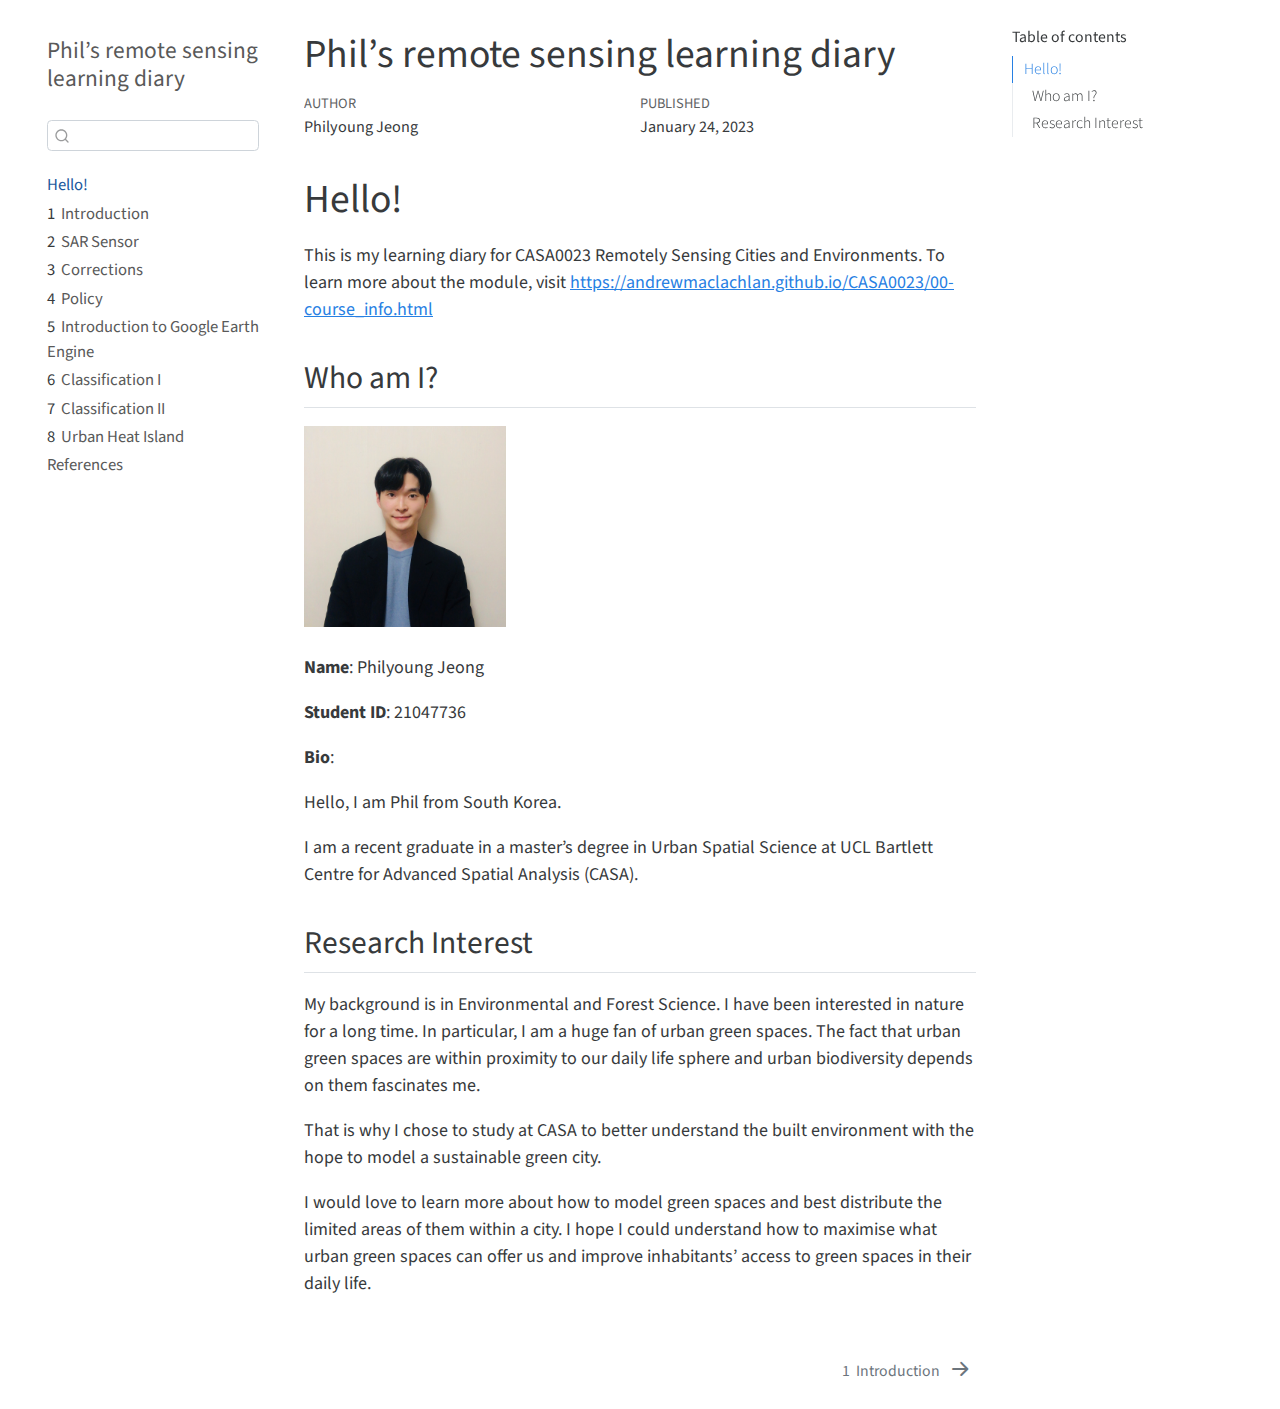
<file: docs/index.html>
<!DOCTYPE html>
<html xmlns="http://www.w3.org/1999/xhtml" lang="en" xml:lang="en"><head>

<meta charset="utf-8">
<meta name="generator" content="quarto-1.1.251">

<meta name="viewport" content="width=device-width, initial-scale=1.0, user-scalable=yes">

<meta name="author" content="Philyoung Jeong">
<meta name="dcterms.date" content="2023-01-24">

<title>Phil’s remote sensing learning diary</title>
<style>
code{white-space: pre-wrap;}
span.smallcaps{font-variant: small-caps;}
div.columns{display: flex; gap: min(4vw, 1.5em);}
div.column{flex: auto; overflow-x: auto;}
div.hanging-indent{margin-left: 1.5em; text-indent: -1.5em;}
ul.task-list{list-style: none;}
ul.task-list li input[type="checkbox"] {
  width: 0.8em;
  margin: 0 0.8em 0.2em -1.6em;
  vertical-align: middle;
}
</style>


<script src="site_libs/quarto-nav/quarto-nav.js"></script>
<script src="site_libs/quarto-nav/headroom.min.js"></script>
<script src="site_libs/clipboard/clipboard.min.js"></script>
<script src="site_libs/quarto-search/autocomplete.umd.js"></script>
<script src="site_libs/quarto-search/fuse.min.js"></script>
<script src="site_libs/quarto-search/quarto-search.js"></script>
<meta name="quarto:offset" content="./">
<link href="./week_1.html" rel="next">
<script src="site_libs/quarto-html/quarto.js"></script>
<script src="site_libs/quarto-html/popper.min.js"></script>
<script src="site_libs/quarto-html/tippy.umd.min.js"></script>
<script src="site_libs/quarto-html/anchor.min.js"></script>
<link href="site_libs/quarto-html/tippy.css" rel="stylesheet">
<link href="site_libs/quarto-html/quarto-syntax-highlighting.css" rel="stylesheet" id="quarto-text-highlighting-styles">
<script src="site_libs/bootstrap/bootstrap.min.js"></script>
<link href="site_libs/bootstrap/bootstrap-icons.css" rel="stylesheet">
<link href="site_libs/bootstrap/bootstrap.min.css" rel="stylesheet" id="quarto-bootstrap" data-mode="light">
<script id="quarto-search-options" type="application/json">{
  "location": "sidebar",
  "copy-button": false,
  "collapse-after": 3,
  "panel-placement": "start",
  "type": "textbox",
  "limit": 20,
  "language": {
    "search-no-results-text": "No results",
    "search-matching-documents-text": "matching documents",
    "search-copy-link-title": "Copy link to search",
    "search-hide-matches-text": "Hide additional matches",
    "search-more-match-text": "more match in this document",
    "search-more-matches-text": "more matches in this document",
    "search-clear-button-title": "Clear",
    "search-detached-cancel-button-title": "Cancel",
    "search-submit-button-title": "Submit"
  }
}</script>


</head>

<body class="nav-sidebar floating">

<div id="quarto-search-results"></div>
  <header id="quarto-header" class="headroom fixed-top">
  <nav class="quarto-secondary-nav" data-bs-toggle="collapse" data-bs-target="#quarto-sidebar" aria-controls="quarto-sidebar" aria-expanded="false" aria-label="Toggle sidebar navigation" onclick="if (window.quartoToggleHeadroom) { window.quartoToggleHeadroom(); }">
    <div class="container-fluid d-flex justify-content-between">
      <h1 class="quarto-secondary-nav-title">Phil’s remote sensing learning diary</h1>
      <button type="button" class="quarto-btn-toggle btn" aria-label="Show secondary navigation">
        <i class="bi bi-chevron-right"></i>
      </button>
    </div>
  </nav>
</header>
<!-- content -->
<div id="quarto-content" class="quarto-container page-columns page-rows-contents page-layout-article">
<!-- sidebar -->
  <nav id="quarto-sidebar" class="sidebar collapse sidebar-navigation floating overflow-auto">
    <div class="pt-lg-2 mt-2 text-left sidebar-header">
    <div class="sidebar-title mb-0 py-0">
      <a href="./">Phil’s remote sensing learning diary</a> 
    </div>
      </div>
      <div class="mt-2 flex-shrink-0 align-items-center">
        <div class="sidebar-search">
        <div id="quarto-search" class="" title="Search"></div>
        </div>
      </div>
    <div class="sidebar-menu-container"> 
    <ul class="list-unstyled mt-1">
        <li class="sidebar-item">
  <div class="sidebar-item-container"> 
  <a href="./index.html" class="sidebar-item-text sidebar-link active">Hello!</a>
  </div>
</li>
        <li class="sidebar-item">
  <div class="sidebar-item-container"> 
  <a href="./week_1.html" class="sidebar-item-text sidebar-link"><span class="chapter-number">1</span>&nbsp; <span class="chapter-title">Introduction</span></a>
  </div>
</li>
        <li class="sidebar-item">
  <div class="sidebar-item-container"> 
  <a href="./week_2.html" class="sidebar-item-text sidebar-link"><span class="chapter-number">2</span>&nbsp; <span class="chapter-title">SAR Sensor</span></a>
  </div>
</li>
        <li class="sidebar-item">
  <div class="sidebar-item-container"> 
  <a href="./week_3.html" class="sidebar-item-text sidebar-link"><span class="chapter-number">3</span>&nbsp; <span class="chapter-title">Corrections</span></a>
  </div>
</li>
        <li class="sidebar-item">
  <div class="sidebar-item-container"> 
  <a href="./week_4.html" class="sidebar-item-text sidebar-link"><span class="chapter-number">4</span>&nbsp; <span class="chapter-title">Policy</span></a>
  </div>
</li>
        <li class="sidebar-item">
  <div class="sidebar-item-container"> 
  <a href="./week_5.html" class="sidebar-item-text sidebar-link"><span class="chapter-number">5</span>&nbsp; <span class="chapter-title">Introduction to Google Earth Engine</span></a>
  </div>
</li>
        <li class="sidebar-item">
  <div class="sidebar-item-container"> 
  <a href="./week_6.html" class="sidebar-item-text sidebar-link"><span class="chapter-number">6</span>&nbsp; <span class="chapter-title">Classification I</span></a>
  </div>
</li>
        <li class="sidebar-item">
  <div class="sidebar-item-container"> 
  <a href="./week_7.html" class="sidebar-item-text sidebar-link"><span class="chapter-number">7</span>&nbsp; <span class="chapter-title">Classification II</span></a>
  </div>
</li>
        <li class="sidebar-item">
  <div class="sidebar-item-container"> 
  <a href="./week_8.html" class="sidebar-item-text sidebar-link"><span class="chapter-number">8</span>&nbsp; <span class="chapter-title">Urban Heat Island</span></a>
  </div>
</li>
        <li class="sidebar-item">
  <div class="sidebar-item-container"> 
  <a href="./references.html" class="sidebar-item-text sidebar-link">References</a>
  </div>
</li>
    </ul>
    </div>
</nav>
<!-- margin-sidebar -->
    <div id="quarto-margin-sidebar" class="sidebar margin-sidebar">
        <nav id="TOC" role="doc-toc" class="toc-active">
    <h2 id="toc-title">Table of contents</h2>
   
  <ul>
  <li><a href="#hello" id="toc-hello" class="nav-link active" data-scroll-target="#hello">Hello!</a>
  <ul class="collapse">
  <li><a href="#who-am-i" id="toc-who-am-i" class="nav-link" data-scroll-target="#who-am-i">Who am I?</a></li>
  <li><a href="#research-interest" id="toc-research-interest" class="nav-link" data-scroll-target="#research-interest">Research Interest</a></li>
  </ul></li>
  </ul>
</nav>
    </div>
<!-- main -->
<main class="content" id="quarto-document-content">

<header id="title-block-header" class="quarto-title-block default">
<div class="quarto-title">
<h1 class="title d-none d-lg-block">Phil’s remote sensing learning diary</h1>
</div>



<div class="quarto-title-meta">

    <div>
    <div class="quarto-title-meta-heading">Author</div>
    <div class="quarto-title-meta-contents">
             <p>Philyoung Jeong </p>
          </div>
  </div>
    
    <div>
    <div class="quarto-title-meta-heading">Published</div>
    <div class="quarto-title-meta-contents">
      <p class="date">January 24, 2023</p>
    </div>
  </div>
    
  </div>
  

</header>

<section id="hello" class="level1 unnumbered">
<h1 class="unnumbered">Hello!</h1>
<p>This is my learning diary for CASA0023 Remotely Sensing Cities and Environments. To learn more about the module, visit <a href="https://andrewmaclachlan.github.io/CASA0023/00-course_info.html" class="uri">https://andrewmaclachlan.github.io/CASA0023/00-course_info.html</a></p>
<section id="who-am-i" class="level2">
<h2 class="anchored" data-anchor-id="who-am-i">Who am I?</h2>
<div class="cell" data-layout-align="left">
<div class="cell-output-display">
<div class="quarto-figure quarto-figure-left">
<figure class="figure">
<p><img src="img/selfie.jpg" style="width:30.0%;height:30.0%" class="figure-img"></p>
</figure>
</div>
</div>
</div>
<p><strong>Name</strong>: Philyoung Jeong</p>
<p><strong>Student ID</strong>: 21047736</p>
<p><strong>Bio</strong>:</p>
<p>Hello, I am Phil from South Korea.</p>
<p>I am a recent graduate in a master’s degree in Urban Spatial Science at UCL Bartlett Centre for Advanced Spatial Analysis (CASA).</p>
</section>
<section id="research-interest" class="level2">
<h2 class="anchored" data-anchor-id="research-interest">Research Interest</h2>
<p>My background is in Environmental and Forest Science. I have been interested in nature for a long time. In particular, I am a huge fan of urban green spaces. The fact that urban green spaces are within proximity to our daily life sphere and urban biodiversity depends on them fascinates me.</p>
<p>That is why I chose to study at CASA to better understand the built environment with the hope to model a sustainable green city.</p>
<p>I would love to learn more about how to model green spaces and best distribute the limited areas of them within a city. I hope I could understand how to maximise what urban green spaces can offer us and improve inhabitants’ access to green spaces in their daily life.</p>


</section>
</section>

</main> <!-- /main -->
<script id="quarto-html-after-body" type="application/javascript">
window.document.addEventListener("DOMContentLoaded", function (event) {
  const toggleBodyColorMode = (bsSheetEl) => {
    const mode = bsSheetEl.getAttribute("data-mode");
    const bodyEl = window.document.querySelector("body");
    if (mode === "dark") {
      bodyEl.classList.add("quarto-dark");
      bodyEl.classList.remove("quarto-light");
    } else {
      bodyEl.classList.add("quarto-light");
      bodyEl.classList.remove("quarto-dark");
    }
  }
  const toggleBodyColorPrimary = () => {
    const bsSheetEl = window.document.querySelector("link#quarto-bootstrap");
    if (bsSheetEl) {
      toggleBodyColorMode(bsSheetEl);
    }
  }
  toggleBodyColorPrimary();  
  const icon = "";
  const anchorJS = new window.AnchorJS();
  anchorJS.options = {
    placement: 'right',
    icon: icon
  };
  anchorJS.add('.anchored');
  const clipboard = new window.ClipboardJS('.code-copy-button', {
    target: function(trigger) {
      return trigger.previousElementSibling;
    }
  });
  clipboard.on('success', function(e) {
    // button target
    const button = e.trigger;
    // don't keep focus
    button.blur();
    // flash "checked"
    button.classList.add('code-copy-button-checked');
    var currentTitle = button.getAttribute("title");
    button.setAttribute("title", "Copied!");
    setTimeout(function() {
      button.setAttribute("title", currentTitle);
      button.classList.remove('code-copy-button-checked');
    }, 1000);
    // clear code selection
    e.clearSelection();
  });
  function tippyHover(el, contentFn) {
    const config = {
      allowHTML: true,
      content: contentFn,
      maxWidth: 500,
      delay: 100,
      arrow: false,
      appendTo: function(el) {
          return el.parentElement;
      },
      interactive: true,
      interactiveBorder: 10,
      theme: 'quarto',
      placement: 'bottom-start'
    };
    window.tippy(el, config); 
  }
  const noterefs = window.document.querySelectorAll('a[role="doc-noteref"]');
  for (var i=0; i<noterefs.length; i++) {
    const ref = noterefs[i];
    tippyHover(ref, function() {
      // use id or data attribute instead here
      let href = ref.getAttribute('data-footnote-href') || ref.getAttribute('href');
      try { href = new URL(href).hash; } catch {}
      const id = href.replace(/^#\/?/, "");
      const note = window.document.getElementById(id);
      return note.innerHTML;
    });
  }
  var bibliorefs = window.document.querySelectorAll('a[role="doc-biblioref"]');
  for (var i=0; i<bibliorefs.length; i++) {
    const ref = bibliorefs[i];
    const cites = ref.parentNode.getAttribute('data-cites').split(' ');
    tippyHover(ref, function() {
      var popup = window.document.createElement('div');
      cites.forEach(function(cite) {
        var citeDiv = window.document.createElement('div');
        citeDiv.classList.add('hanging-indent');
        citeDiv.classList.add('csl-entry');
        var biblioDiv = window.document.getElementById('ref-' + cite);
        if (biblioDiv) {
          citeDiv.innerHTML = biblioDiv.innerHTML;
        }
        popup.appendChild(citeDiv);
      });
      return popup.innerHTML;
    });
  }
});
</script>
<nav class="page-navigation">
  <div class="nav-page nav-page-previous">
  </div>
  <div class="nav-page nav-page-next">
      <a href="./week_1.html" class="pagination-link">
        <span class="nav-page-text"><span class="chapter-number">1</span>&nbsp; <span class="chapter-title">Introduction</span></span> <i class="bi bi-arrow-right-short"></i>
      </a>
  </div>
</nav>
</div> <!-- /content -->



</body></html>
</file>
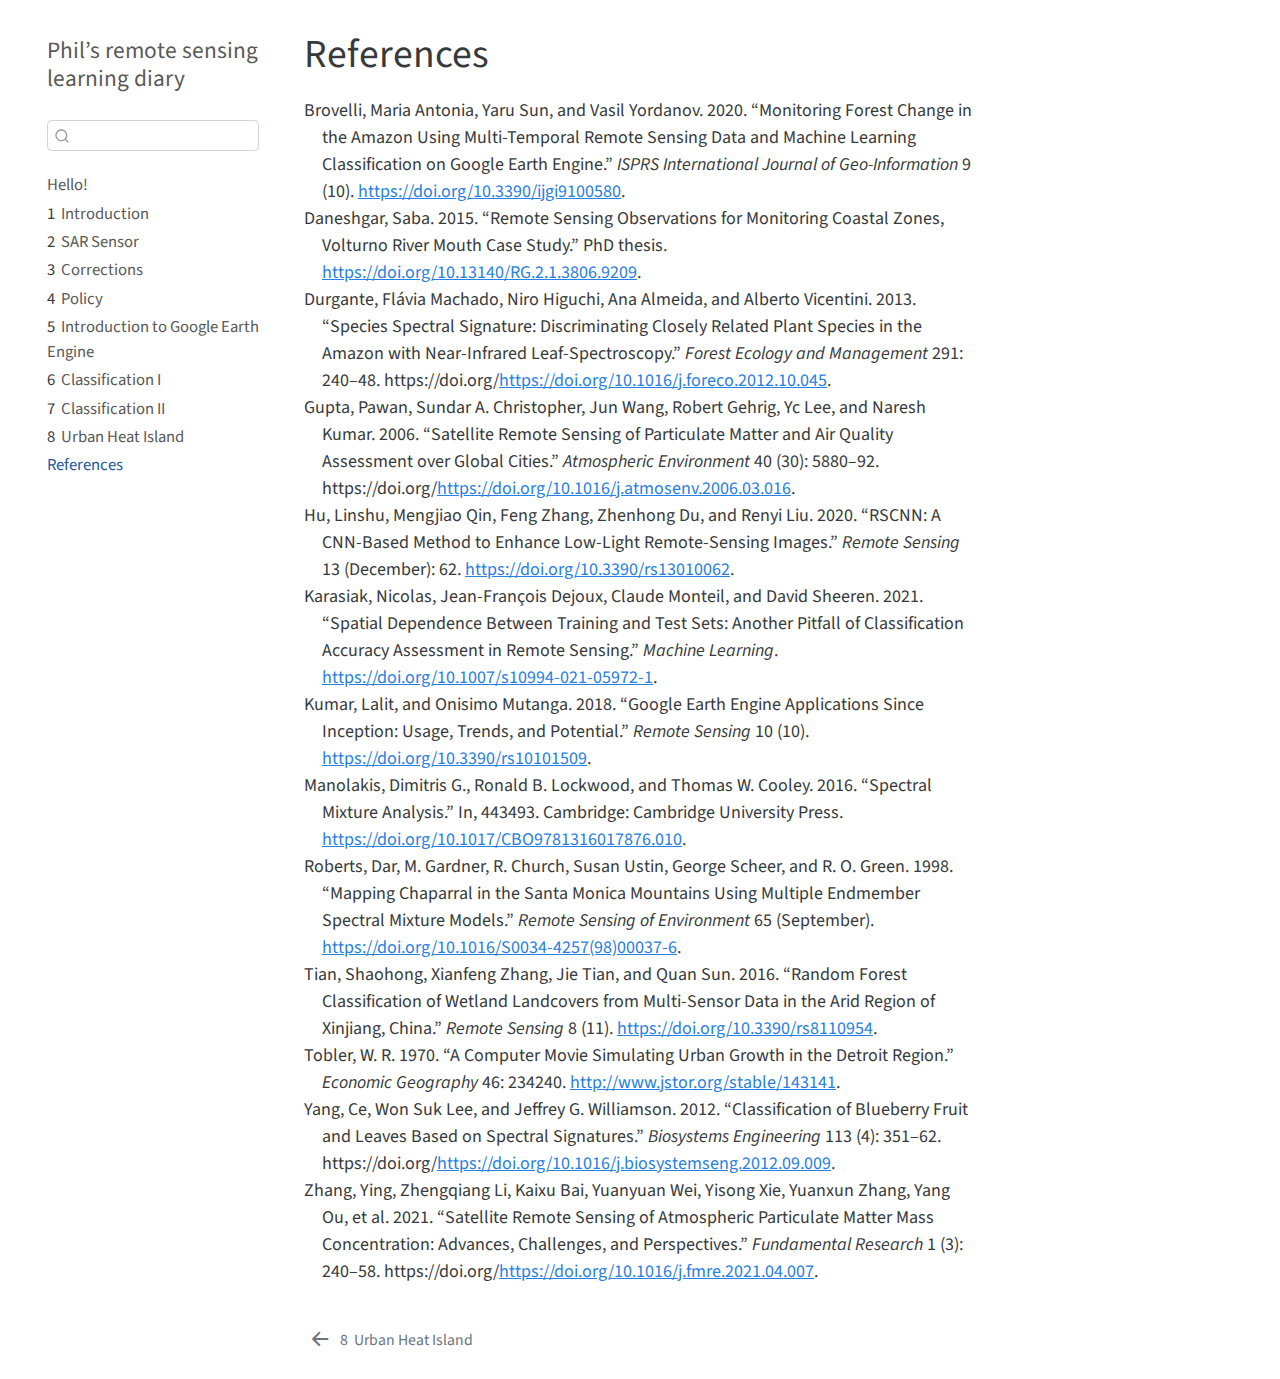
<file: docs/references.html>
<!DOCTYPE html>
<html xmlns="http://www.w3.org/1999/xhtml" lang="en" xml:lang="en"><head>

<meta charset="utf-8">
<meta name="generator" content="quarto-1.1.251">

<meta name="viewport" content="width=device-width, initial-scale=1.0, user-scalable=yes">


<title>Phil’s remote sensing learning diary - References</title>
<style>
code{white-space: pre-wrap;}
span.smallcaps{font-variant: small-caps;}
div.columns{display: flex; gap: min(4vw, 1.5em);}
div.column{flex: auto; overflow-x: auto;}
div.hanging-indent{margin-left: 1.5em; text-indent: -1.5em;}
ul.task-list{list-style: none;}
ul.task-list li input[type="checkbox"] {
  width: 0.8em;
  margin: 0 0.8em 0.2em -1.6em;
  vertical-align: middle;
}
div.csl-bib-body { }
div.csl-entry {
  clear: both;
}
.hanging div.csl-entry {
  margin-left:2em;
  text-indent:-2em;
}
div.csl-left-margin {
  min-width:2em;
  float:left;
}
div.csl-right-inline {
  margin-left:2em;
  padding-left:1em;
}
div.csl-indent {
  margin-left: 2em;
}
</style>


<script src="site_libs/quarto-nav/quarto-nav.js"></script>
<script src="site_libs/quarto-nav/headroom.min.js"></script>
<script src="site_libs/clipboard/clipboard.min.js"></script>
<script src="site_libs/quarto-search/autocomplete.umd.js"></script>
<script src="site_libs/quarto-search/fuse.min.js"></script>
<script src="site_libs/quarto-search/quarto-search.js"></script>
<meta name="quarto:offset" content="./">
<link href="./week_8.html" rel="prev">
<script src="site_libs/quarto-html/quarto.js"></script>
<script src="site_libs/quarto-html/popper.min.js"></script>
<script src="site_libs/quarto-html/tippy.umd.min.js"></script>
<script src="site_libs/quarto-html/anchor.min.js"></script>
<link href="site_libs/quarto-html/tippy.css" rel="stylesheet">
<link href="site_libs/quarto-html/quarto-syntax-highlighting.css" rel="stylesheet" id="quarto-text-highlighting-styles">
<script src="site_libs/bootstrap/bootstrap.min.js"></script>
<link href="site_libs/bootstrap/bootstrap-icons.css" rel="stylesheet">
<link href="site_libs/bootstrap/bootstrap.min.css" rel="stylesheet" id="quarto-bootstrap" data-mode="light">
<script id="quarto-search-options" type="application/json">{
  "location": "sidebar",
  "copy-button": false,
  "collapse-after": 3,
  "panel-placement": "start",
  "type": "textbox",
  "limit": 20,
  "language": {
    "search-no-results-text": "No results",
    "search-matching-documents-text": "matching documents",
    "search-copy-link-title": "Copy link to search",
    "search-hide-matches-text": "Hide additional matches",
    "search-more-match-text": "more match in this document",
    "search-more-matches-text": "more matches in this document",
    "search-clear-button-title": "Clear",
    "search-detached-cancel-button-title": "Cancel",
    "search-submit-button-title": "Submit"
  }
}</script>


</head>

<body class="nav-sidebar floating">

<div id="quarto-search-results"></div>
  <header id="quarto-header" class="headroom fixed-top">
  <nav class="quarto-secondary-nav" data-bs-toggle="collapse" data-bs-target="#quarto-sidebar" aria-controls="quarto-sidebar" aria-expanded="false" aria-label="Toggle sidebar navigation" onclick="if (window.quartoToggleHeadroom) { window.quartoToggleHeadroom(); }">
    <div class="container-fluid d-flex justify-content-between">
      <h1 class="quarto-secondary-nav-title">References</h1>
      <button type="button" class="quarto-btn-toggle btn" aria-label="Show secondary navigation">
        <i class="bi bi-chevron-right"></i>
      </button>
    </div>
  </nav>
</header>
<!-- content -->
<div id="quarto-content" class="quarto-container page-columns page-rows-contents page-layout-article">
<!-- sidebar -->
  <nav id="quarto-sidebar" class="sidebar collapse sidebar-navigation floating overflow-auto">
    <div class="pt-lg-2 mt-2 text-left sidebar-header">
    <div class="sidebar-title mb-0 py-0">
      <a href="./">Phil’s remote sensing learning diary</a> 
    </div>
      </div>
      <div class="mt-2 flex-shrink-0 align-items-center">
        <div class="sidebar-search">
        <div id="quarto-search" class="" title="Search"></div>
        </div>
      </div>
    <div class="sidebar-menu-container"> 
    <ul class="list-unstyled mt-1">
        <li class="sidebar-item">
  <div class="sidebar-item-container"> 
  <a href="./index.html" class="sidebar-item-text sidebar-link">Hello!</a>
  </div>
</li>
        <li class="sidebar-item">
  <div class="sidebar-item-container"> 
  <a href="./week_1.html" class="sidebar-item-text sidebar-link"><span class="chapter-number">1</span>&nbsp; <span class="chapter-title">Introduction</span></a>
  </div>
</li>
        <li class="sidebar-item">
  <div class="sidebar-item-container"> 
  <a href="./week_2.html" class="sidebar-item-text sidebar-link"><span class="chapter-number">2</span>&nbsp; <span class="chapter-title">SAR Sensor</span></a>
  </div>
</li>
        <li class="sidebar-item">
  <div class="sidebar-item-container"> 
  <a href="./week_3.html" class="sidebar-item-text sidebar-link"><span class="chapter-number">3</span>&nbsp; <span class="chapter-title">Corrections</span></a>
  </div>
</li>
        <li class="sidebar-item">
  <div class="sidebar-item-container"> 
  <a href="./week_4.html" class="sidebar-item-text sidebar-link"><span class="chapter-number">4</span>&nbsp; <span class="chapter-title">Policy</span></a>
  </div>
</li>
        <li class="sidebar-item">
  <div class="sidebar-item-container"> 
  <a href="./week_5.html" class="sidebar-item-text sidebar-link"><span class="chapter-number">5</span>&nbsp; <span class="chapter-title">Introduction to Google Earth Engine</span></a>
  </div>
</li>
        <li class="sidebar-item">
  <div class="sidebar-item-container"> 
  <a href="./week_6.html" class="sidebar-item-text sidebar-link"><span class="chapter-number">6</span>&nbsp; <span class="chapter-title">Classification I</span></a>
  </div>
</li>
        <li class="sidebar-item">
  <div class="sidebar-item-container"> 
  <a href="./week_7.html" class="sidebar-item-text sidebar-link"><span class="chapter-number">7</span>&nbsp; <span class="chapter-title">Classification II</span></a>
  </div>
</li>
        <li class="sidebar-item">
  <div class="sidebar-item-container"> 
  <a href="./week_8.html" class="sidebar-item-text sidebar-link"><span class="chapter-number">8</span>&nbsp; <span class="chapter-title">Urban Heat Island</span></a>
  </div>
</li>
        <li class="sidebar-item">
  <div class="sidebar-item-container"> 
  <a href="./references.html" class="sidebar-item-text sidebar-link active">References</a>
  </div>
</li>
    </ul>
    </div>
</nav>
<!-- margin-sidebar -->
    <div id="quarto-margin-sidebar" class="sidebar margin-sidebar">
        
    </div>
<!-- main -->
<main class="content" id="quarto-document-content">

<header id="title-block-header" class="quarto-title-block default">
<div class="quarto-title">
<h1 class="title d-none d-lg-block">References</h1>
</div>



<div class="quarto-title-meta">

    
    
  </div>
  

</header>

<div id="refs" class="references csl-bib-body hanging-indent" role="doc-bibliography">
<div id="ref-ijgi9100580" class="csl-entry" role="doc-biblioentry">
Brovelli, Maria Antonia, Yaru Sun, and Vasil Yordanov. 2020.
<span>“Monitoring Forest Change in the Amazon Using Multi-Temporal
Remote Sensing Data and Machine Learning Classification on Google Earth
Engine.”</span> <em>ISPRS International Journal of Geo-Information</em>
9 (10). <a href="https://doi.org/10.3390/ijgi9100580">https://doi.org/10.3390/ijgi9100580</a>.
</div>
<div id="ref-daneshgar2015" class="csl-entry" role="doc-biblioentry">
Daneshgar, Saba. 2015. <span>“Remote Sensing Observations for Monitoring
Coastal Zones, Volturno River Mouth Case Study.”</span> PhD thesis. <a href="https://doi.org/10.13140/RG.2.1.3806.9209">https://doi.org/10.13140/RG.2.1.3806.9209</a>.
</div>
<div id="ref-durgante2013" class="csl-entry" role="doc-biblioentry">
Durgante, Flávia Machado, Niro Higuchi, Ana Almeida, and Alberto
Vicentini. 2013. <span>“Species Spectral Signature: Discriminating
Closely Related Plant Species in the Amazon with Near-Infrared
Leaf-Spectroscopy.”</span> <em>Forest Ecology and Management</em> 291:
240–48. https://doi.org/<a href="https://doi.org/10.1016/j.foreco.2012.10.045">https://doi.org/10.1016/j.foreco.2012.10.045</a>.
</div>
<div id="ref-gupta2006" class="csl-entry" role="doc-biblioentry">
Gupta, Pawan, Sundar A. Christopher, Jun Wang, Robert Gehrig, Yc Lee,
and Naresh Kumar. 2006. <span>“Satellite Remote Sensing of Particulate
Matter and Air Quality Assessment over Global Cities.”</span>
<em>Atmospheric Environment</em> 40 (30): 5880–92. https://doi.org/<a href="https://doi.org/10.1016/j.atmosenv.2006.03.016">https://doi.org/10.1016/j.atmosenv.2006.03.016</a>.
</div>
<div id="ref-article" class="csl-entry" role="doc-biblioentry">
Hu, Linshu, Mengjiao Qin, Feng Zhang, Zhenhong Du, and Renyi Liu. 2020.
<span>“RSCNN: A CNN-Based Method to Enhance Low-Light Remote-Sensing
Images.”</span> <em>Remote Sensing</em> 13 (December): 62. <a href="https://doi.org/10.3390/rs13010062">https://doi.org/10.3390/rs13010062</a>.
</div>
<div id="ref-karasiak" class="csl-entry" role="doc-biblioentry">
Karasiak, Nicolas, Jean-François Dejoux, Claude Monteil, and David
Sheeren. 2021. <span>“Spatial Dependence Between Training and Test Sets:
Another Pitfall of Classification Accuracy Assessment in Remote
Sensing.”</span> <em>Machine Learning</em>. <a href="https://doi.org/10.1007/s10994-021-05972-1">https://doi.org/10.1007/s10994-021-05972-1</a>.
</div>
<div id="ref-rs10101509" class="csl-entry" role="doc-biblioentry">
Kumar, Lalit, and Onisimo Mutanga. 2018. <span>“Google Earth Engine
Applications Since Inception: Usage, Trends, and Potential.”</span>
<em>Remote Sensing</em> 10 (10). <a href="https://doi.org/10.3390/rs10101509">https://doi.org/10.3390/rs10101509</a>.
</div>
<div id="ref-manolakislockwoodcooley2016" class="csl-entry" role="doc-biblioentry">
Manolakis, Dimitris G., Ronald B. Lockwood, and Thomas W. Cooley. 2016.
<span>“Spectral Mixture Analysis.”</span> In, 443493. Cambridge:
Cambridge University Press. <a href="https://doi.org/10.1017/CBO9781316017876.010">https://doi.org/10.1017/CBO9781316017876.010</a>.
</div>
<div id="ref-articlea" class="csl-entry" role="doc-biblioentry">
Roberts, Dar, M. Gardner, R. Church, Susan Ustin, George Scheer, and R.
O. Green. 1998. <span>“Mapping Chaparral in the Santa Monica Mountains
Using Multiple Endmember Spectral Mixture Models.”</span> <em>Remote
Sensing of Environment</em> 65 (September). <a href="https://doi.org/10.1016/S0034-4257(98)00037-6">https://doi.org/10.1016/S0034-4257(98)00037-6</a>.
</div>
<div id="ref-rs8110954" class="csl-entry" role="doc-biblioentry">
Tian, Shaohong, Xianfeng Zhang, Jie Tian, and Quan Sun. 2016.
<span>“Random Forest Classification of Wetland Landcovers from
Multi-Sensor Data in the Arid Region of Xinjiang, China.”</span>
<em>Remote Sensing</em> 8 (11). <a href="https://doi.org/10.3390/rs8110954">https://doi.org/10.3390/rs8110954</a>.
</div>
<div id="ref-tobler" class="csl-entry" role="doc-biblioentry">
Tobler, W. R. 1970. <span>“A Computer Movie Simulating Urban Growth in
the Detroit Region.”</span> <em>Economic Geography</em> 46: 234240. <a href="http://www.jstor.org/stable/143141">http://www.jstor.org/stable/143141</a>.
</div>
<div id="ref-yang2012" class="csl-entry" role="doc-biblioentry">
Yang, Ce, Won Suk Lee, and Jeffrey G. Williamson. 2012.
<span>“Classification of Blueberry Fruit and Leaves Based on Spectral
Signatures.”</span> <em>Biosystems Engineering</em> 113 (4): 351–62.
https://doi.org/<a href="https://doi.org/10.1016/j.biosystemseng.2012.09.009">https://doi.org/10.1016/j.biosystemseng.2012.09.009</a>.
</div>
<div id="ref-zhang2021" class="csl-entry" role="doc-biblioentry">
Zhang, Ying, Zhengqiang Li, Kaixu Bai, Yuanyuan Wei, Yisong Xie, Yuanxun
Zhang, Yang Ou, et al. 2021. <span>“Satellite Remote Sensing of
Atmospheric Particulate Matter Mass Concentration: Advances, Challenges,
and Perspectives.”</span> <em>Fundamental Research</em> 1 (3): 240–58.
https://doi.org/<a href="https://doi.org/10.1016/j.fmre.2021.04.007">https://doi.org/10.1016/j.fmre.2021.04.007</a>.
</div>
</div>



</main> <!-- /main -->
<script id="quarto-html-after-body" type="application/javascript">
window.document.addEventListener("DOMContentLoaded", function (event) {
  const toggleBodyColorMode = (bsSheetEl) => {
    const mode = bsSheetEl.getAttribute("data-mode");
    const bodyEl = window.document.querySelector("body");
    if (mode === "dark") {
      bodyEl.classList.add("quarto-dark");
      bodyEl.classList.remove("quarto-light");
    } else {
      bodyEl.classList.add("quarto-light");
      bodyEl.classList.remove("quarto-dark");
    }
  }
  const toggleBodyColorPrimary = () => {
    const bsSheetEl = window.document.querySelector("link#quarto-bootstrap");
    if (bsSheetEl) {
      toggleBodyColorMode(bsSheetEl);
    }
  }
  toggleBodyColorPrimary();  
  const icon = "";
  const anchorJS = new window.AnchorJS();
  anchorJS.options = {
    placement: 'right',
    icon: icon
  };
  anchorJS.add('.anchored');
  const clipboard = new window.ClipboardJS('.code-copy-button', {
    target: function(trigger) {
      return trigger.previousElementSibling;
    }
  });
  clipboard.on('success', function(e) {
    // button target
    const button = e.trigger;
    // don't keep focus
    button.blur();
    // flash "checked"
    button.classList.add('code-copy-button-checked');
    var currentTitle = button.getAttribute("title");
    button.setAttribute("title", "Copied!");
    setTimeout(function() {
      button.setAttribute("title", currentTitle);
      button.classList.remove('code-copy-button-checked');
    }, 1000);
    // clear code selection
    e.clearSelection();
  });
  function tippyHover(el, contentFn) {
    const config = {
      allowHTML: true,
      content: contentFn,
      maxWidth: 500,
      delay: 100,
      arrow: false,
      appendTo: function(el) {
          return el.parentElement;
      },
      interactive: true,
      interactiveBorder: 10,
      theme: 'quarto',
      placement: 'bottom-start'
    };
    window.tippy(el, config); 
  }
  const noterefs = window.document.querySelectorAll('a[role="doc-noteref"]');
  for (var i=0; i<noterefs.length; i++) {
    const ref = noterefs[i];
    tippyHover(ref, function() {
      // use id or data attribute instead here
      let href = ref.getAttribute('data-footnote-href') || ref.getAttribute('href');
      try { href = new URL(href).hash; } catch {}
      const id = href.replace(/^#\/?/, "");
      const note = window.document.getElementById(id);
      return note.innerHTML;
    });
  }
  var bibliorefs = window.document.querySelectorAll('a[role="doc-biblioref"]');
  for (var i=0; i<bibliorefs.length; i++) {
    const ref = bibliorefs[i];
    const cites = ref.parentNode.getAttribute('data-cites').split(' ');
    tippyHover(ref, function() {
      var popup = window.document.createElement('div');
      cites.forEach(function(cite) {
        var citeDiv = window.document.createElement('div');
        citeDiv.classList.add('hanging-indent');
        citeDiv.classList.add('csl-entry');
        var biblioDiv = window.document.getElementById('ref-' + cite);
        if (biblioDiv) {
          citeDiv.innerHTML = biblioDiv.innerHTML;
        }
        popup.appendChild(citeDiv);
      });
      return popup.innerHTML;
    });
  }
});
</script>
<nav class="page-navigation">
  <div class="nav-page nav-page-previous">
      <a href="./week_8.html" class="pagination-link">
        <i class="bi bi-arrow-left-short"></i> <span class="nav-page-text"><span class="chapter-number">8</span>&nbsp; <span class="chapter-title">Urban Heat Island</span></span>
      </a>          
  </div>
  <div class="nav-page nav-page-next">
  </div>
</nav>
</div> <!-- /content -->



</body></html>
</file>
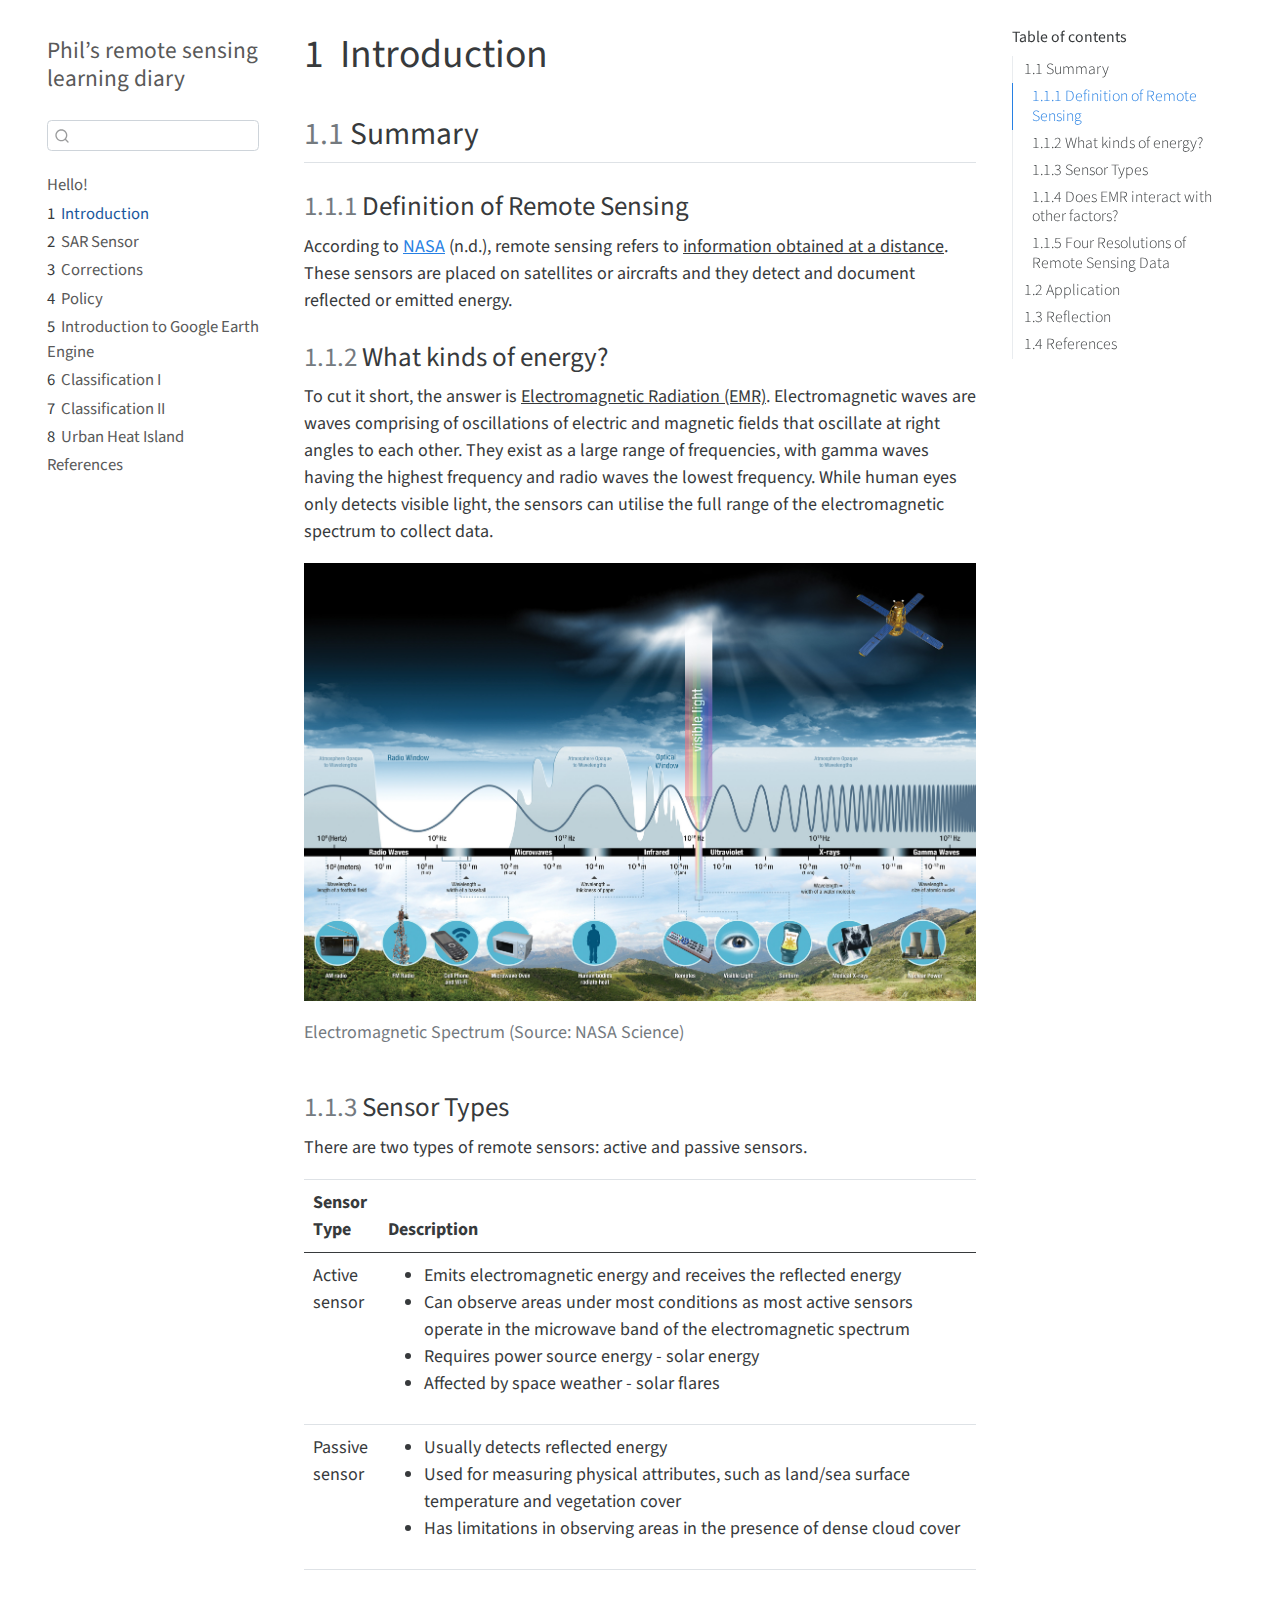
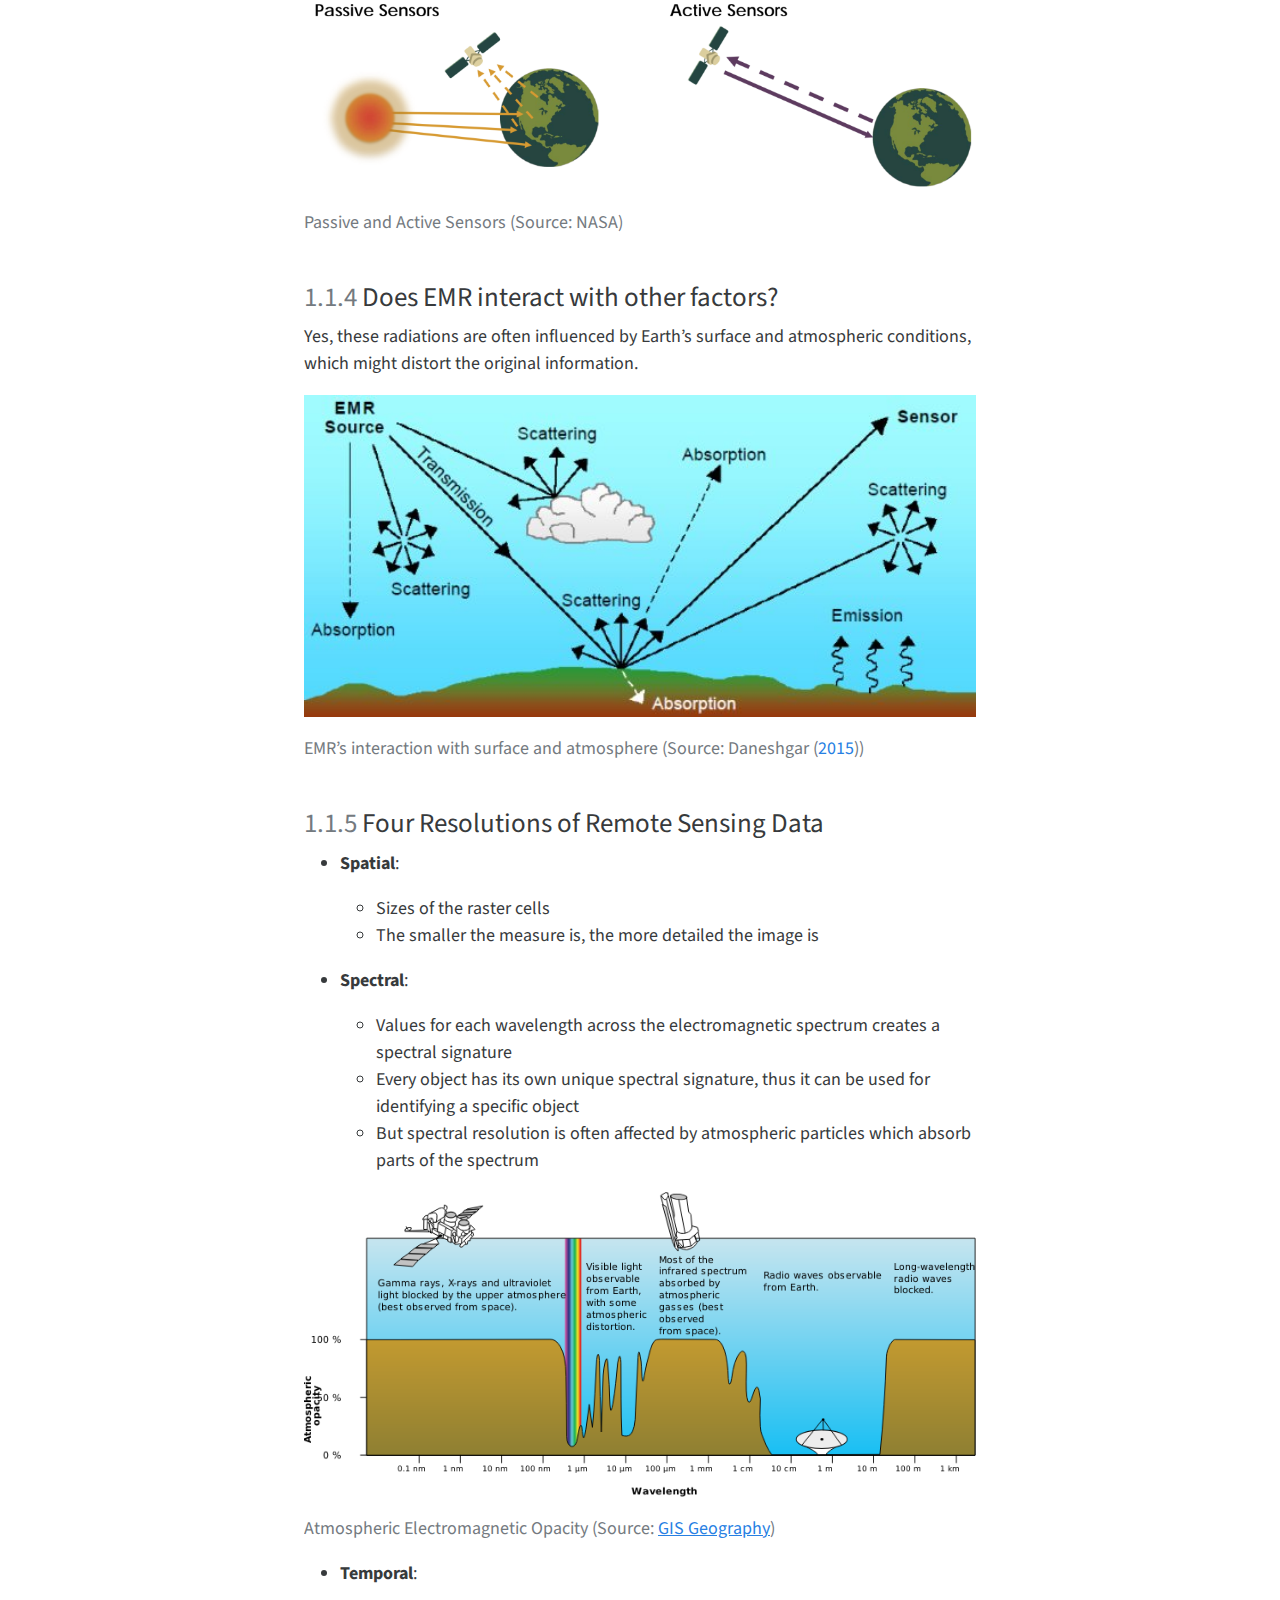
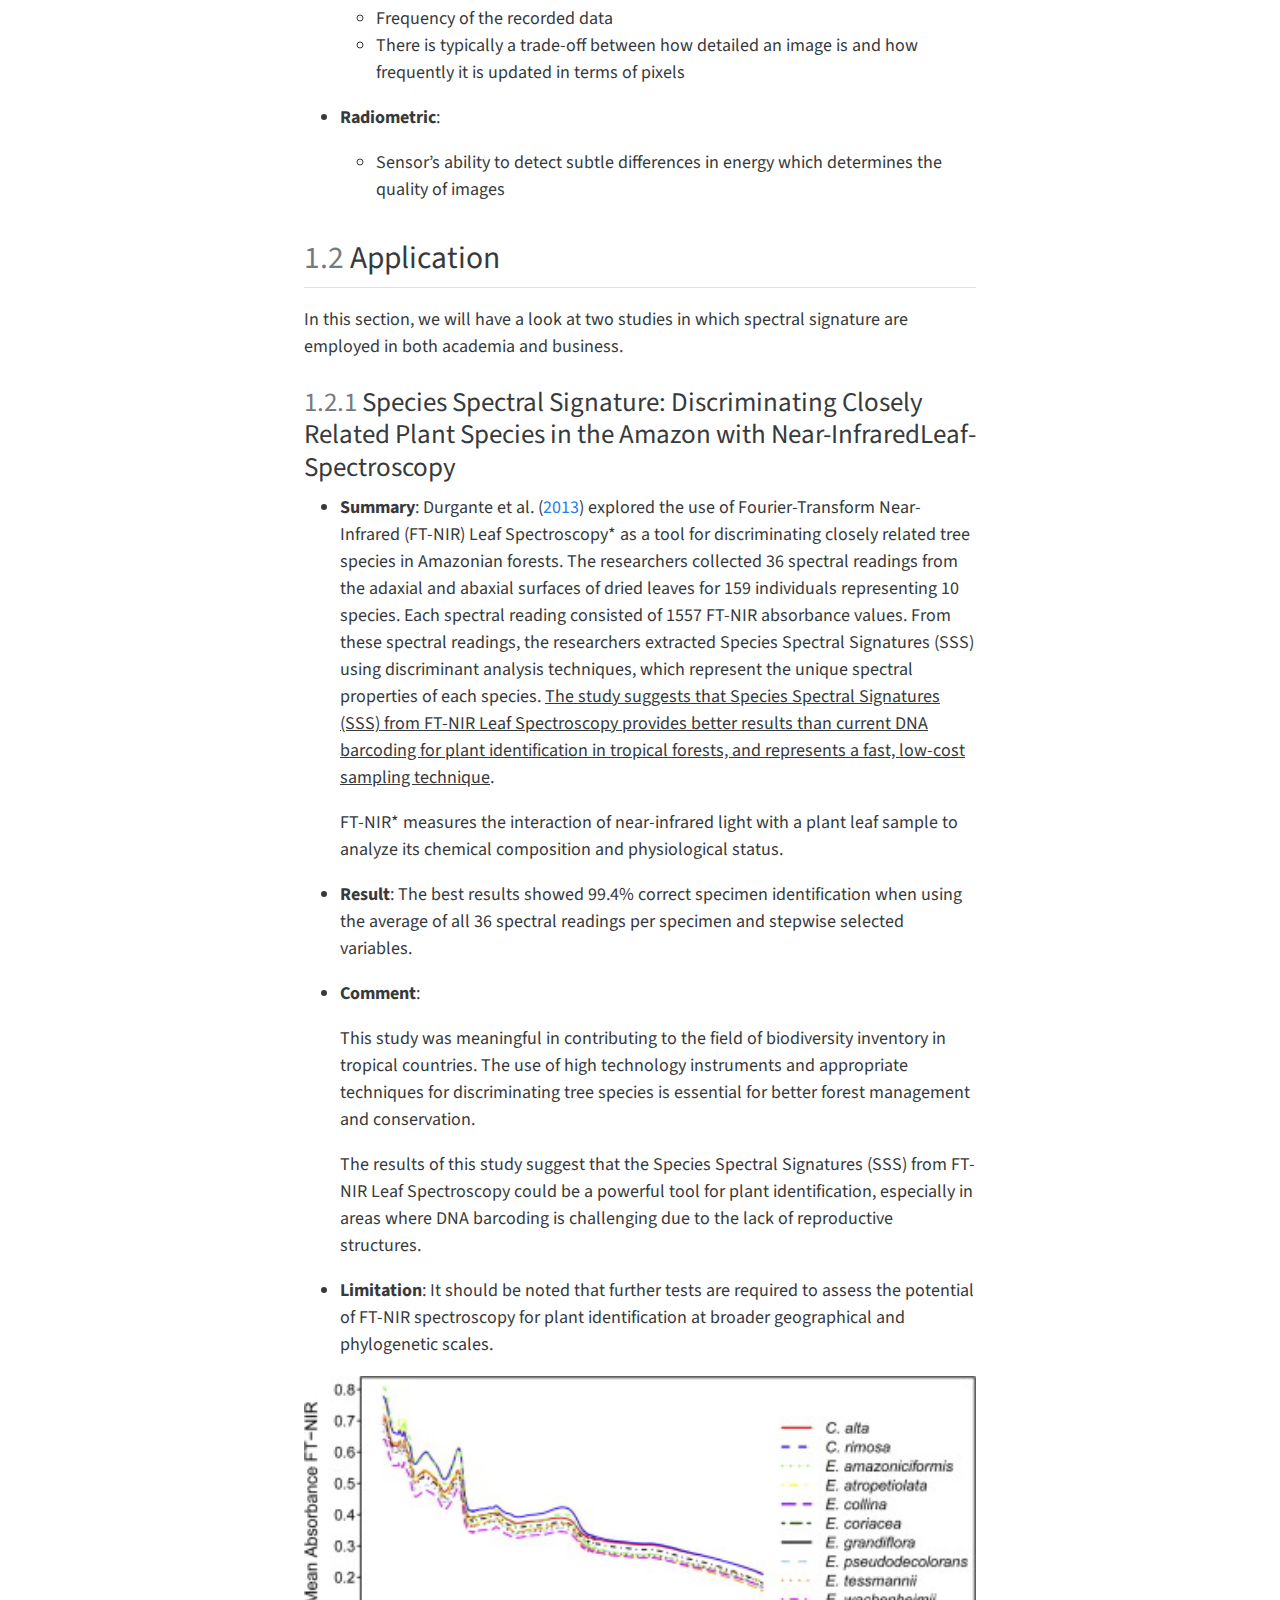
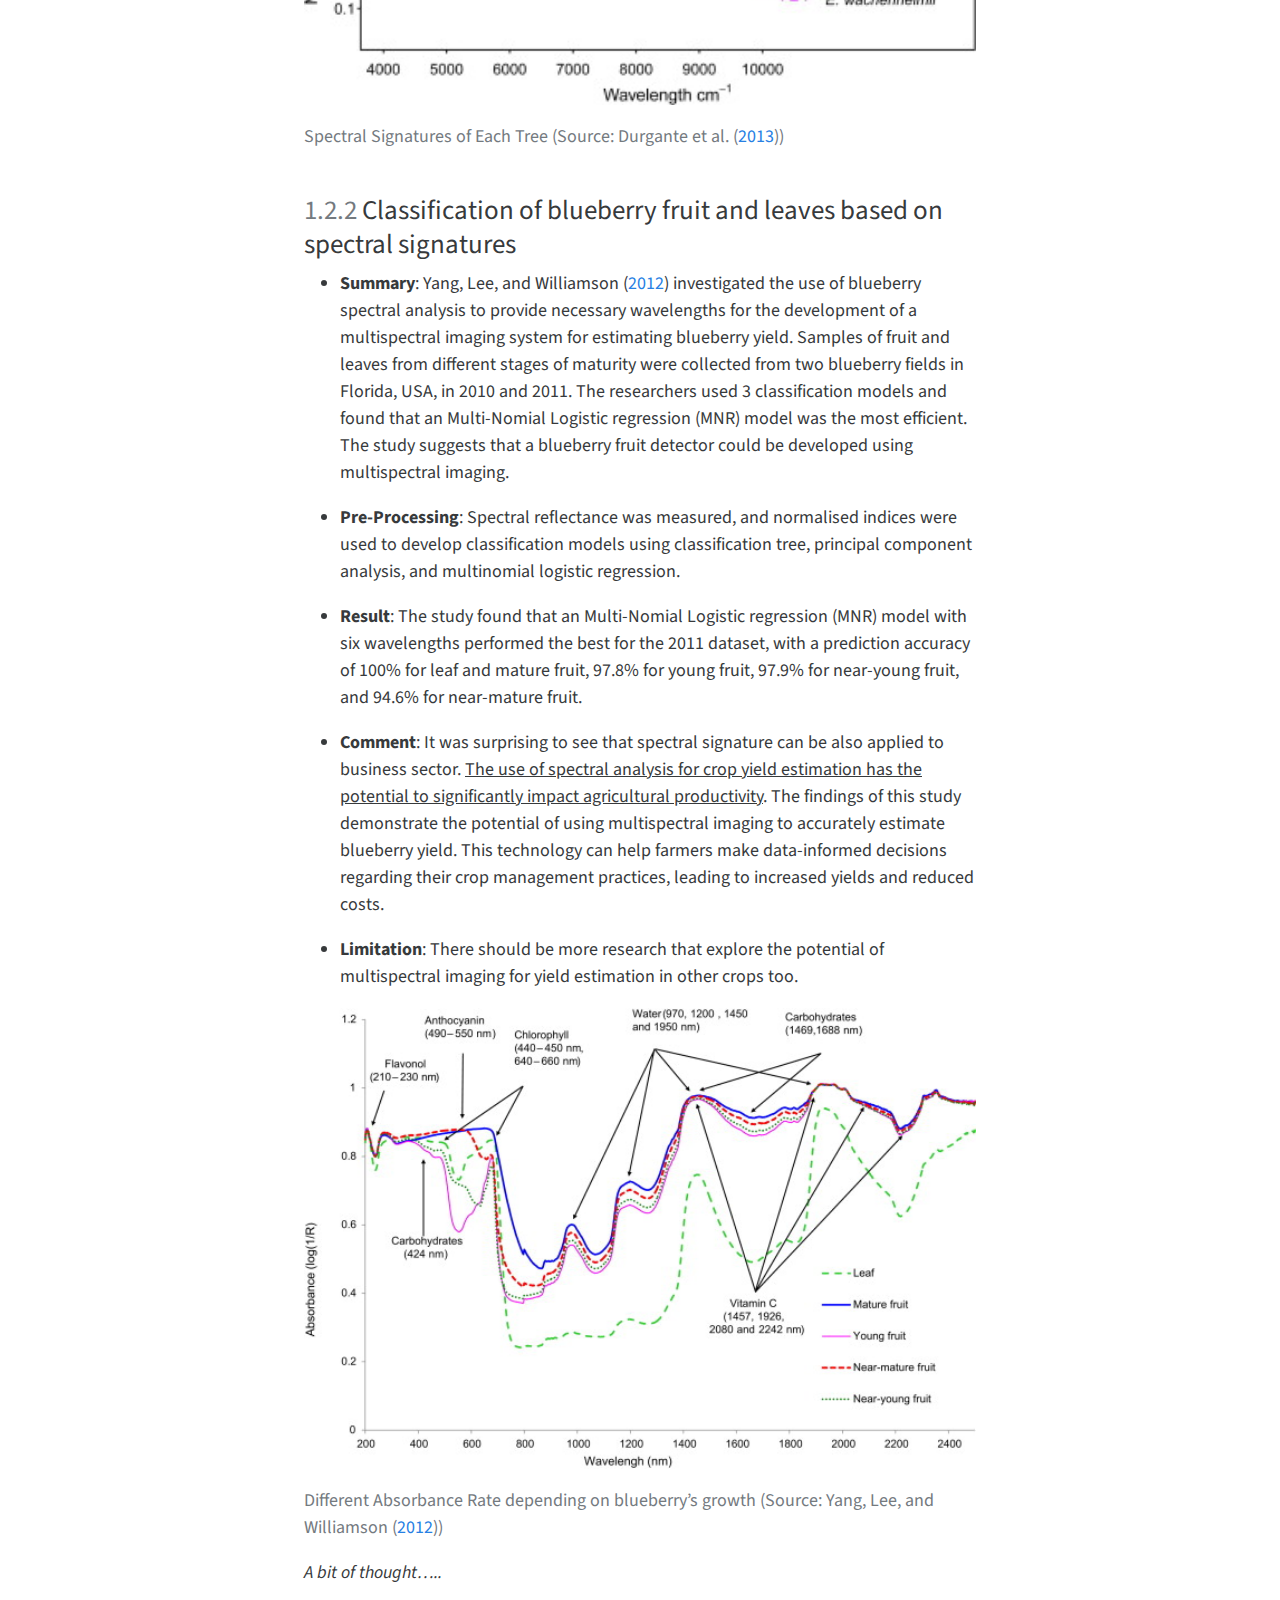
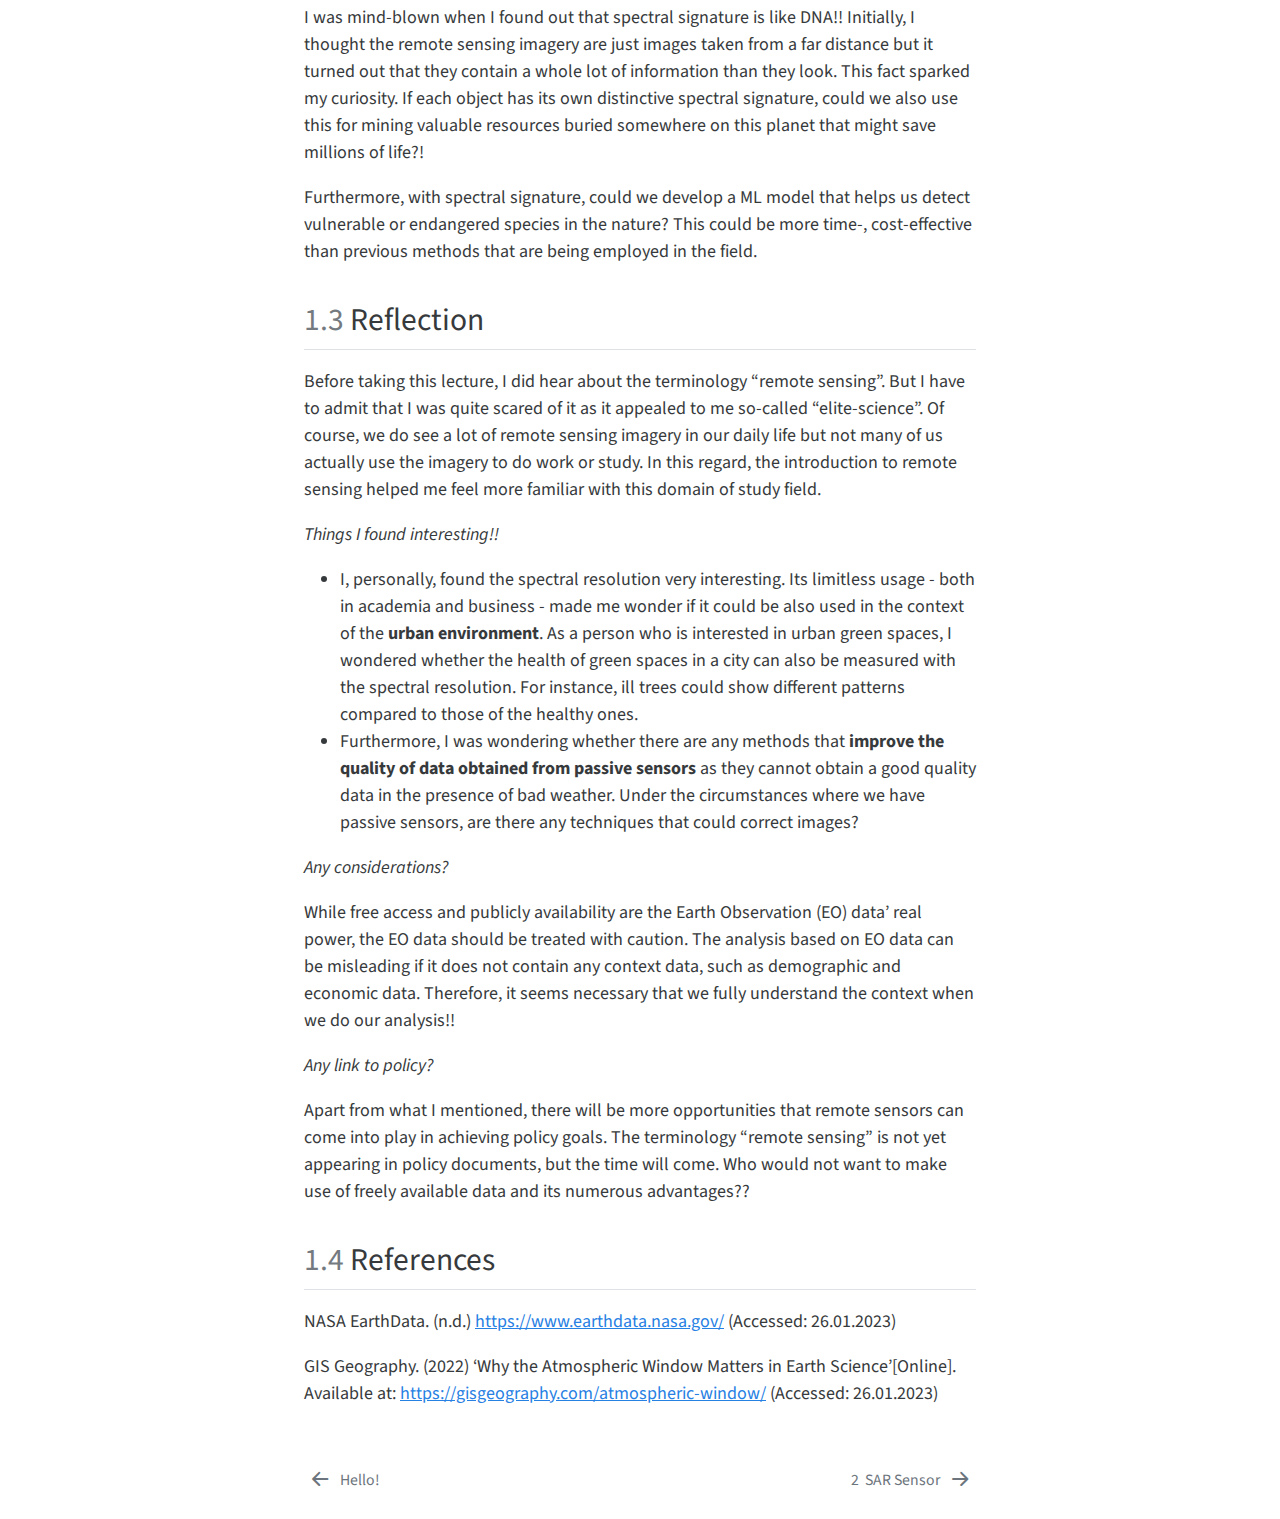
<file: docs/week_1.html>
<!DOCTYPE html>
<html xmlns="http://www.w3.org/1999/xhtml" lang="en" xml:lang="en"><head>

<meta charset="utf-8">
<meta name="generator" content="quarto-1.1.251">

<meta name="viewport" content="width=device-width, initial-scale=1.0, user-scalable=yes">


<title>Phil’s remote sensing learning diary - 1&nbsp; Introduction</title>
<style>
code{white-space: pre-wrap;}
span.smallcaps{font-variant: small-caps;}
div.columns{display: flex; gap: min(4vw, 1.5em);}
div.column{flex: auto; overflow-x: auto;}
div.hanging-indent{margin-left: 1.5em; text-indent: -1.5em;}
ul.task-list{list-style: none;}
ul.task-list li input[type="checkbox"] {
  width: 0.8em;
  margin: 0 0.8em 0.2em -1.6em;
  vertical-align: middle;
}
div.csl-bib-body { }
div.csl-entry {
  clear: both;
}
.hanging div.csl-entry {
  margin-left:2em;
  text-indent:-2em;
}
div.csl-left-margin {
  min-width:2em;
  float:left;
}
div.csl-right-inline {
  margin-left:2em;
  padding-left:1em;
}
div.csl-indent {
  margin-left: 2em;
}
</style>


<script src="site_libs/quarto-nav/quarto-nav.js"></script>
<script src="site_libs/quarto-nav/headroom.min.js"></script>
<script src="site_libs/clipboard/clipboard.min.js"></script>
<script src="site_libs/quarto-search/autocomplete.umd.js"></script>
<script src="site_libs/quarto-search/fuse.min.js"></script>
<script src="site_libs/quarto-search/quarto-search.js"></script>
<meta name="quarto:offset" content="./">
<link href="./week_2.html" rel="next">
<link href="./index.html" rel="prev">
<script src="site_libs/quarto-html/quarto.js"></script>
<script src="site_libs/quarto-html/popper.min.js"></script>
<script src="site_libs/quarto-html/tippy.umd.min.js"></script>
<script src="site_libs/quarto-html/anchor.min.js"></script>
<link href="site_libs/quarto-html/tippy.css" rel="stylesheet">
<link href="site_libs/quarto-html/quarto-syntax-highlighting.css" rel="stylesheet" id="quarto-text-highlighting-styles">
<script src="site_libs/bootstrap/bootstrap.min.js"></script>
<link href="site_libs/bootstrap/bootstrap-icons.css" rel="stylesheet">
<link href="site_libs/bootstrap/bootstrap.min.css" rel="stylesheet" id="quarto-bootstrap" data-mode="light">
<script id="quarto-search-options" type="application/json">{
  "location": "sidebar",
  "copy-button": false,
  "collapse-after": 3,
  "panel-placement": "start",
  "type": "textbox",
  "limit": 20,
  "language": {
    "search-no-results-text": "No results",
    "search-matching-documents-text": "matching documents",
    "search-copy-link-title": "Copy link to search",
    "search-hide-matches-text": "Hide additional matches",
    "search-more-match-text": "more match in this document",
    "search-more-matches-text": "more matches in this document",
    "search-clear-button-title": "Clear",
    "search-detached-cancel-button-title": "Cancel",
    "search-submit-button-title": "Submit"
  }
}</script>


</head>

<body class="nav-sidebar floating">

<div id="quarto-search-results"></div>
  <header id="quarto-header" class="headroom fixed-top">
  <nav class="quarto-secondary-nav" data-bs-toggle="collapse" data-bs-target="#quarto-sidebar" aria-controls="quarto-sidebar" aria-expanded="false" aria-label="Toggle sidebar navigation" onclick="if (window.quartoToggleHeadroom) { window.quartoToggleHeadroom(); }">
    <div class="container-fluid d-flex justify-content-between">
      <h1 class="quarto-secondary-nav-title"><span class="chapter-number">1</span>&nbsp; <span class="chapter-title">Introduction</span></h1>
      <button type="button" class="quarto-btn-toggle btn" aria-label="Show secondary navigation">
        <i class="bi bi-chevron-right"></i>
      </button>
    </div>
  </nav>
</header>
<!-- content -->
<div id="quarto-content" class="quarto-container page-columns page-rows-contents page-layout-article">
<!-- sidebar -->
  <nav id="quarto-sidebar" class="sidebar collapse sidebar-navigation floating overflow-auto">
    <div class="pt-lg-2 mt-2 text-left sidebar-header">
    <div class="sidebar-title mb-0 py-0">
      <a href="./">Phil’s remote sensing learning diary</a> 
    </div>
      </div>
      <div class="mt-2 flex-shrink-0 align-items-center">
        <div class="sidebar-search">
        <div id="quarto-search" class="" title="Search"></div>
        </div>
      </div>
    <div class="sidebar-menu-container"> 
    <ul class="list-unstyled mt-1">
        <li class="sidebar-item">
  <div class="sidebar-item-container"> 
  <a href="./index.html" class="sidebar-item-text sidebar-link">Hello!</a>
  </div>
</li>
        <li class="sidebar-item">
  <div class="sidebar-item-container"> 
  <a href="./week_1.html" class="sidebar-item-text sidebar-link active"><span class="chapter-number">1</span>&nbsp; <span class="chapter-title">Introduction</span></a>
  </div>
</li>
        <li class="sidebar-item">
  <div class="sidebar-item-container"> 
  <a href="./week_2.html" class="sidebar-item-text sidebar-link"><span class="chapter-number">2</span>&nbsp; <span class="chapter-title">SAR Sensor</span></a>
  </div>
</li>
        <li class="sidebar-item">
  <div class="sidebar-item-container"> 
  <a href="./week_3.html" class="sidebar-item-text sidebar-link"><span class="chapter-number">3</span>&nbsp; <span class="chapter-title">Corrections</span></a>
  </div>
</li>
        <li class="sidebar-item">
  <div class="sidebar-item-container"> 
  <a href="./week_4.html" class="sidebar-item-text sidebar-link"><span class="chapter-number">4</span>&nbsp; <span class="chapter-title">Policy</span></a>
  </div>
</li>
        <li class="sidebar-item">
  <div class="sidebar-item-container"> 
  <a href="./week_5.html" class="sidebar-item-text sidebar-link"><span class="chapter-number">5</span>&nbsp; <span class="chapter-title">Introduction to Google Earth Engine</span></a>
  </div>
</li>
        <li class="sidebar-item">
  <div class="sidebar-item-container"> 
  <a href="./week_6.html" class="sidebar-item-text sidebar-link"><span class="chapter-number">6</span>&nbsp; <span class="chapter-title">Classification I</span></a>
  </div>
</li>
        <li class="sidebar-item">
  <div class="sidebar-item-container"> 
  <a href="./week_7.html" class="sidebar-item-text sidebar-link"><span class="chapter-number">7</span>&nbsp; <span class="chapter-title">Classification II</span></a>
  </div>
</li>
        <li class="sidebar-item">
  <div class="sidebar-item-container"> 
  <a href="./week_8.html" class="sidebar-item-text sidebar-link"><span class="chapter-number">8</span>&nbsp; <span class="chapter-title">Urban Heat Island</span></a>
  </div>
</li>
        <li class="sidebar-item">
  <div class="sidebar-item-container"> 
  <a href="./references.html" class="sidebar-item-text sidebar-link">References</a>
  </div>
</li>
    </ul>
    </div>
</nav>
<!-- margin-sidebar -->
    <div id="quarto-margin-sidebar" class="sidebar margin-sidebar">
        <nav id="TOC" role="doc-toc" class="toc-active">
    <h2 id="toc-title">Table of contents</h2>
   
  <ul>
  <li><a href="#summary" id="toc-summary" class="nav-link active" data-scroll-target="#summary"><span class="toc-section-number">1.1</span>  Summary</a>
  <ul class="collapse">
  <li><a href="#definition-of-remote-sensing" id="toc-definition-of-remote-sensing" class="nav-link" data-scroll-target="#definition-of-remote-sensing"><span class="toc-section-number">1.1.1</span>  Definition of Remote Sensing</a></li>
  <li><a href="#what-kinds-of-energy" id="toc-what-kinds-of-energy" class="nav-link" data-scroll-target="#what-kinds-of-energy"><span class="toc-section-number">1.1.2</span>  What kinds of energy?</a></li>
  <li><a href="#sensor-types" id="toc-sensor-types" class="nav-link" data-scroll-target="#sensor-types"><span class="toc-section-number">1.1.3</span>  Sensor Types</a></li>
  <li><a href="#does-emr-interact-with-other-factors" id="toc-does-emr-interact-with-other-factors" class="nav-link" data-scroll-target="#does-emr-interact-with-other-factors"><span class="toc-section-number">1.1.4</span>  Does EMR interact with other factors?</a></li>
  <li><a href="#four-resolutions-of-remote-sensing-data" id="toc-four-resolutions-of-remote-sensing-data" class="nav-link" data-scroll-target="#four-resolutions-of-remote-sensing-data"><span class="toc-section-number">1.1.5</span>  Four Resolutions of Remote Sensing Data</a></li>
  </ul></li>
  <li><a href="#application" id="toc-application" class="nav-link" data-scroll-target="#application"><span class="toc-section-number">1.2</span>  Application</a>
  <ul class="collapse">
  <li><a href="#species-spectral-signature-discriminating-closely-related-plant-species-in-the-amazon-with-near-infraredleaf-spectroscopy" id="toc-species-spectral-signature-discriminating-closely-related-plant-species-in-the-amazon-with-near-infraredleaf-spectroscopy" class="nav-link" data-scroll-target="#species-spectral-signature-discriminating-closely-related-plant-species-in-the-amazon-with-near-infraredleaf-spectroscopy"><span class="toc-section-number">1.2.1</span>  Species Spectral Signature: Discriminating Closely Related Plant Species in the Amazon with Near-InfraredLeaf-Spectroscopy</a></li>
  <li><a href="#classification-of-blueberry-fruit-and-leaves-based-on-spectral-signatures" id="toc-classification-of-blueberry-fruit-and-leaves-based-on-spectral-signatures" class="nav-link" data-scroll-target="#classification-of-blueberry-fruit-and-leaves-based-on-spectral-signatures"><span class="toc-section-number">1.2.2</span>  Classification of blueberry fruit and leaves based on spectral signatures</a></li>
  </ul></li>
  <li><a href="#reflection" id="toc-reflection" class="nav-link" data-scroll-target="#reflection"><span class="toc-section-number">1.3</span>  Reflection</a></li>
  <li><a href="#references" id="toc-references" class="nav-link" data-scroll-target="#references"><span class="toc-section-number">1.4</span>  References</a></li>
  </ul>
</nav>
    </div>
<!-- main -->
<main class="content" id="quarto-document-content">

<header id="title-block-header" class="quarto-title-block default">
<div class="quarto-title">
<h1 class="title d-none d-lg-block"><span class="chapter-number">1</span>&nbsp; <span class="chapter-title">Introduction</span></h1>
</div>



<div class="quarto-title-meta">

    
    
  </div>
  

</header>

<section id="summary" class="level2" data-number="1.1">
<h2 data-number="1.1" class="anchored" data-anchor-id="summary"><span class="header-section-number">1.1</span> Summary</h2>
<section id="definition-of-remote-sensing" class="level3" data-number="1.1.1">
<h3 data-number="1.1.1" class="anchored" data-anchor-id="definition-of-remote-sensing"><span class="header-section-number">1.1.1</span> Definition of Remote Sensing</h3>
<p>According to <a href="https://www.earthdata.nasa.gov/learn/backgrounders/remote-sensing#:~:text=Remote%20sensing%20is%20the%20acquiring,record%20reflected%20or%20emitted%20energy.">NASA</a> (n.d.), remote sensing refers to <u>information obtained at a distance</u>. These sensors are placed on satellites or aircrafts and they detect and document reflected or emitted energy.</p>
</section>
<section id="what-kinds-of-energy" class="level3" data-number="1.1.2">
<h3 data-number="1.1.2" class="anchored" data-anchor-id="what-kinds-of-energy"><span class="header-section-number">1.1.2</span> What kinds of energy?</h3>
<p>To cut it short, the answer is <u>Electromagnetic Radiation (EMR)</u>. Electromagnetic waves are waves comprising of oscillations of electric and magnetic fields that oscillate at right angles to each other. They exist as a large range of frequencies, with gamma waves having the highest frequency and radio waves the lowest frequency. While human eyes only detects visible light, the sensors can utilise the full range of the electromagnetic spectrum to collect data.</p>
<div class="cell" data-layout-align="center">
<div class="cell-output-display">
<div class="quarto-figure quarto-figure-center">
<figure class="figure">
<p><img src="img/light_spec.jpeg" style="width:100.0%;height:50.0%" class="figure-img"></p>
<p></p><figcaption class="figure-caption">Electromagnetic Spectrum (Source: NASA Science)</figcaption><p></p>
</figure>
</div>
</div>
</div>
</section>
<section id="sensor-types" class="level3" data-number="1.1.3">
<h3 data-number="1.1.3" class="anchored" data-anchor-id="sensor-types"><span class="header-section-number">1.1.3</span> Sensor Types</h3>
<p>There are two types of remote sensors: active and passive sensors.</p>
<table class="table">
<colgroup>
<col style="width: 11%">
<col style="width: 88%">
</colgroup>
<thead>
<tr class="header">
<th>Sensor Type</th>
<th>Description</th>
</tr>
</thead>
<tbody>
<tr class="odd">
<td>Active sensor</td>
<td><ul>
<li>Emits electromagnetic energy and receives the reflected energy</li>
<li>Can observe areas under most conditions as most active sensors operate in the microwave band of the electromagnetic spectrum</li>
<li>Requires power source energy - solar energy</li>
<li>Affected by space weather - solar flares</li>
</ul></td>
</tr>
<tr class="even">
<td>Passive sensor</td>
<td><ul>
<li>Usually detects reflected energy</li>
<li>Used for measuring physical attributes, such as land/sea surface temperature and vegetation cover</li>
<li>Has limitations in observing areas in the presence of dense cloud cover</li>
</ul></td>
</tr>
</tbody>
</table>
<div class="cell" data-layout-align="center">
<div class="cell-output-display">
<div class="quarto-figure quarto-figure-center">
<figure class="figure">
<p><img src="img/sensor_type.png" style="width:100.0%;height:50.0%" class="figure-img"></p>
<p></p><figcaption class="figure-caption">Passive and Active Sensors (Source: NASA)</figcaption><p></p>
</figure>
</div>
</div>
</div>
</section>
<section id="does-emr-interact-with-other-factors" class="level3" data-number="1.1.4">
<h3 data-number="1.1.4" class="anchored" data-anchor-id="does-emr-interact-with-other-factors"><span class="header-section-number">1.1.4</span> Does EMR interact with other factors?</h3>
<p>Yes, these radiations are often influenced by Earth’s surface and atmospheric conditions, which might distort the original information.</p>
<div class="cell" data-layout-align="center">
<div class="cell-output-display">
<div class="quarto-figure quarto-figure-center">
<figure class="figure">
<p><img src="img/interaction.jpg" style="width:100.0%;height:50.0%" class="figure-img"></p>
<p></p><figcaption class="figure-caption">EMR’s interaction with surface and atmosphere (Source: <span class="citation" data-cites="daneshgar2015">Daneshgar (<a href="references.html#ref-daneshgar2015" role="doc-biblioref">2015</a>)</span>)</figcaption><p></p>
</figure>
</div>
</div>
</div>
</section>
<section id="four-resolutions-of-remote-sensing-data" class="level3" data-number="1.1.5">
<h3 data-number="1.1.5" class="anchored" data-anchor-id="four-resolutions-of-remote-sensing-data"><span class="header-section-number">1.1.5</span> Four Resolutions of Remote Sensing Data</h3>
<ul>
<li><p><strong>Spatial</strong>:</p>
<ul>
<li>Sizes of the raster cells</li>
<li>The smaller the measure is, the more detailed the image is</li>
</ul></li>
<li><p><strong>Spectral</strong>:</p>
<ul>
<li>Values for each wavelength across the electromagnetic spectrum creates a spectral signature</li>
<li>Every object has its own unique spectral signature, thus it can be used for identifying a specific object</li>
<li>But spectral resolution is often affected by atmospheric particles which absorb parts of the spectrum</li>
</ul></li>
</ul>
<div class="cell" data-layout-align="center">
<div class="cell-output-display">
<div class="quarto-figure quarto-figure-center">
<figure class="figure">
<p><img src="img/Atmospheric-Electromagnetic-Opacity.png" style="width:100.0%;height:50.0%" class="figure-img"></p>
<p></p><figcaption class="figure-caption">Atmospheric Electromagnetic Opacity (Source: <a href="https://gisgeography.com/atmospheric-window/">GIS Geography</a>)</figcaption><p></p>
</figure>
</div>
</div>
</div>
<ul>
<li><p><strong>Temporal</strong>:</p>
<ul>
<li>Frequency of the recorded data</li>
<li>There is typically a trade-off between how detailed an image is and how frequently it is updated in terms of pixels</li>
</ul></li>
<li><p><strong>Radiometric</strong>:</p>
<ul>
<li>Sensor’s ability to detect subtle differences in energy which determines the quality of images</li>
</ul></li>
</ul>
</section>
</section>
<section id="application" class="level2" data-number="1.2">
<h2 data-number="1.2" class="anchored" data-anchor-id="application"><span class="header-section-number">1.2</span> Application</h2>
<p>In this section, we will have a look at two studies in which spectral signature are employed in both academia and business.</p>
<section id="species-spectral-signature-discriminating-closely-related-plant-species-in-the-amazon-with-near-infraredleaf-spectroscopy" class="level3" data-number="1.2.1">
<h3 data-number="1.2.1" class="anchored" data-anchor-id="species-spectral-signature-discriminating-closely-related-plant-species-in-the-amazon-with-near-infraredleaf-spectroscopy"><span class="header-section-number">1.2.1</span> Species Spectral Signature: Discriminating Closely Related Plant Species in the Amazon with Near-InfraredLeaf-Spectroscopy</h3>
<ul>
<li><p><strong>Summary</strong>: <span class="citation" data-cites="durgante2013">Durgante et al. (<a href="references.html#ref-durgante2013" role="doc-biblioref">2013</a>)</span> explored the use of Fourier-Transform Near-Infrared (FT-NIR) Leaf Spectroscopy* as a tool for discriminating closely related tree species in Amazonian forests. The researchers collected 36 spectral readings from the adaxial and abaxial surfaces of dried leaves for 159 individuals representing 10 species. Each spectral reading consisted of 1557 FT-NIR absorbance values. From these spectral readings, the researchers extracted Species Spectral Signatures (SSS) using discriminant analysis techniques, which represent the unique spectral properties of each species. <u>The study suggests that Species Spectral Signatures (SSS) from FT-NIR Leaf Spectroscopy provides better results than current DNA barcoding for plant identification in tropical forests, and represents a fast, low-cost sampling technique</u>.</p>
<p>FT-NIR* measures the interaction of near-infrared light with a plant leaf sample to analyze its chemical composition and physiological status.</p></li>
<li><p><strong>Result</strong>: The best results showed 99.4% correct specimen identification when using the average of all 36 spectral readings per specimen and stepwise selected variables.</p></li>
<li><p><strong>Comment</strong>:</p>
<p>This study was meaningful in contributing to the field of biodiversity inventory in tropical countries. The use of high technology instruments and appropriate techniques for discriminating tree species is essential for better forest management and conservation.</p>
<p>The results of this study suggest that the Species Spectral Signatures (SSS) from FT-NIR Leaf Spectroscopy could be a powerful tool for plant identification, especially in areas where DNA barcoding is challenging due to the lack of reproductive structures.</p></li>
<li><p><strong>Limitation</strong>: It should be noted that further tests are required to assess the potential of FT-NIR spectroscopy for plant identification at broader geographical and phylogenetic scales.</p></li>
</ul>
<div class="cell" data-layout-align="center">
<div class="cell-output-display">
<div class="quarto-figure quarto-figure-center">
<figure class="figure">
<p><img src="img/tree_species.jpg" style="width:100.0%;height:50.0%" class="figure-img"></p>
<p></p><figcaption class="figure-caption">Spectral Signatures of Each Tree (Source: <span class="citation" data-cites="durgante2013">Durgante et al. (<a href="references.html#ref-durgante2013" role="doc-biblioref">2013</a>)</span>)</figcaption><p></p>
</figure>
</div>
</div>
</div>
</section>
<section id="classification-of-blueberry-fruit-and-leaves-based-on-spectral-signatures" class="level3" data-number="1.2.2">
<h3 data-number="1.2.2" class="anchored" data-anchor-id="classification-of-blueberry-fruit-and-leaves-based-on-spectral-signatures"><span class="header-section-number">1.2.2</span> Classification of blueberry fruit and leaves based on spectral signatures</h3>
<ul>
<li><p><strong>Summary</strong>: <span class="citation" data-cites="yang2012">Yang, Lee, and Williamson (<a href="references.html#ref-yang2012" role="doc-biblioref">2012</a>)</span> investigated the use of blueberry spectral analysis to provide necessary wavelengths for the development of a multispectral imaging system for estimating blueberry yield. Samples of fruit and leaves from different stages of maturity were collected from two blueberry fields in Florida, USA, in 2010 and 2011. The researchers used 3 classification models and found that an Multi-Nomial Logistic regression (MNR) model was the most efficient. The study suggests that a blueberry fruit detector could be developed using multispectral imaging.</p></li>
<li><p><strong>Pre-Processing</strong>: Spectral reflectance was measured, and normalised indices were used to develop classification models using classification tree, principal component analysis, and multinomial logistic regression.</p></li>
<li><p><strong>Result</strong>: The study found that an Multi-Nomial Logistic regression (MNR) model with six wavelengths performed the best for the 2011 dataset, with a prediction accuracy of 100% for leaf and mature fruit, 97.8% for young fruit, 97.9% for near-young fruit, and 94.6% for near-mature fruit.</p></li>
<li><p><strong>Comment</strong>: It was surprising to see that spectral signature can be also applied to business sector. <u>The use of spectral analysis for crop yield estimation has the potential to significantly impact agricultural productivity</u>. The findings of this study demonstrate the potential of using multispectral imaging to accurately estimate blueberry yield. This technology can help farmers make data-informed decisions regarding their crop management practices, leading to increased yields and reduced costs.</p></li>
<li><p><strong>Limitation</strong>: There should be more research that explore the potential of multispectral imaging for yield estimation in other crops too.</p></li>
</ul>
<div class="cell" data-layout-align="center">
<div class="cell-output-display">
<div class="quarto-figure quarto-figure-center">
<figure class="figure">
<p><img src="img/blueberry.jpg" style="width:100.0%;height:50.0%" class="figure-img"></p>
<p></p><figcaption class="figure-caption">Different Absorbance Rate depending on blueberry’s growth (Source: <span class="citation" data-cites="yang2012">Yang, Lee, and Williamson (<a href="references.html#ref-yang2012" role="doc-biblioref">2012</a>)</span>)</figcaption><p></p>
</figure>
</div>
</div>
</div>
<p><em>A bit of thought…..</em></p>
<p>I was mind-blown when I found out that spectral signature is like DNA!! Initially, I thought the remote sensing imagery are just images taken from a far distance but it turned out that they contain a whole lot of information than they look. This fact sparked my curiosity. If each object has its own distinctive spectral signature, could we also use this for mining valuable resources buried somewhere on this planet that might save millions of life?!</p>
<p>Furthermore, with spectral signature, could we develop a ML model that helps us detect vulnerable or endangered species in the nature? This could be more time-, cost-effective than previous methods that are being employed in the field.</p>
</section>
</section>
<section id="reflection" class="level2" data-number="1.3">
<h2 data-number="1.3" class="anchored" data-anchor-id="reflection"><span class="header-section-number">1.3</span> Reflection</h2>
<p>Before taking this lecture, I did hear about the terminology “remote sensing”. But I have to admit that I was quite scared of it as it appealed to me so-called “elite-science”. Of course, we do see a lot of remote sensing imagery in our daily life but not many of us actually use the imagery to do work or study. In this regard, the introduction to remote sensing helped me feel more familiar with this domain of study field.</p>
<p><em>Things I found interesting!!</em></p>
<ul>
<li>I, personally, found the spectral resolution very interesting. Its limitless usage - both in academia and business - made me wonder if it could be also used in the context of the <strong>urban environment</strong>. As a person who is interested in urban green spaces, I wondered whether the health of green spaces in a city can also be measured with the spectral resolution. For instance, ill trees could show different patterns compared to those of the healthy ones.</li>
<li>Furthermore, I was wondering whether there are any methods that <strong>improve the quality of data obtained from passive sensors</strong> as they cannot obtain a good quality data in the presence of bad weather. Under the circumstances where we have passive sensors, are there any techniques that could correct images?</li>
</ul>
<p><em>Any considerations?</em></p>
<p>While free access and publicly availability are the Earth Observation (EO) data’ real power, the EO data should be treated with caution. The analysis based on EO data can be misleading if it does not contain any context data, such as demographic and economic data. Therefore, it seems necessary that we fully understand the context when we do our analysis!!</p>
<p><em>Any link to policy?</em></p>
<p>Apart from what I mentioned, there will be more opportunities that remote sensors can come into play in achieving policy goals. The terminology “remote sensing” is not yet appearing in policy documents, but the time will come. Who would not want to make use of freely available data and its numerous advantages??</p>
</section>
<section id="references" class="level2" data-number="1.4">
<h2 data-number="1.4" class="anchored" data-anchor-id="references"><span class="header-section-number">1.4</span> References</h2>
<p>NASA EarthData. (n.d.) <a href="https://www.earthdata.nasa.gov/" class="uri">https://www.earthdata.nasa.gov/</a> (Accessed: 26.01.2023)</p>
<p>GIS Geography. (2022) ‘Why the Atmospheric Window Matters in Earth Science’[Online]. Available at: <a href="https://gisgeography.com/atmospheric-window/" class="uri">https://gisgeography.com/atmospheric-window/</a> (Accessed: 26.01.2023)</p>


<div id="refs" class="references csl-bib-body hanging-indent" role="doc-bibliography" style="display: none">
<div id="ref-daneshgar2015" class="csl-entry" role="doc-biblioentry">
Daneshgar, Saba. 2015. <span>“Remote Sensing Observations for Monitoring Coastal Zones, Volturno River Mouth Case Study.”</span> PhD thesis. <a href="https://doi.org/10.13140/RG.2.1.3806.9209">https://doi.org/10.13140/RG.2.1.3806.9209</a>.
</div>
<div id="ref-durgante2013" class="csl-entry" role="doc-biblioentry">
Durgante, Flávia Machado, Niro Higuchi, Ana Almeida, and Alberto Vicentini. 2013. <span>“Species Spectral Signature: Discriminating Closely Related Plant Species in the Amazon with Near-Infrared Leaf-Spectroscopy.”</span> <em>Forest Ecology and Management</em> 291: 240–48. https://doi.org/<a href="https://doi.org/10.1016/j.foreco.2012.10.045">https://doi.org/10.1016/j.foreco.2012.10.045</a>.
</div>
<div id="ref-yang2012" class="csl-entry" role="doc-biblioentry">
Yang, Ce, Won Suk Lee, and Jeffrey G. Williamson. 2012. <span>“Classification of Blueberry Fruit and Leaves Based on Spectral Signatures.”</span> <em>Biosystems Engineering</em> 113 (4): 351–62. https://doi.org/<a href="https://doi.org/10.1016/j.biosystemseng.2012.09.009">https://doi.org/10.1016/j.biosystemseng.2012.09.009</a>.
</div>
</div>
</section>

</main> <!-- /main -->
<script id="quarto-html-after-body" type="application/javascript">
window.document.addEventListener("DOMContentLoaded", function (event) {
  const toggleBodyColorMode = (bsSheetEl) => {
    const mode = bsSheetEl.getAttribute("data-mode");
    const bodyEl = window.document.querySelector("body");
    if (mode === "dark") {
      bodyEl.classList.add("quarto-dark");
      bodyEl.classList.remove("quarto-light");
    } else {
      bodyEl.classList.add("quarto-light");
      bodyEl.classList.remove("quarto-dark");
    }
  }
  const toggleBodyColorPrimary = () => {
    const bsSheetEl = window.document.querySelector("link#quarto-bootstrap");
    if (bsSheetEl) {
      toggleBodyColorMode(bsSheetEl);
    }
  }
  toggleBodyColorPrimary();  
  const icon = "";
  const anchorJS = new window.AnchorJS();
  anchorJS.options = {
    placement: 'right',
    icon: icon
  };
  anchorJS.add('.anchored');
  const clipboard = new window.ClipboardJS('.code-copy-button', {
    target: function(trigger) {
      return trigger.previousElementSibling;
    }
  });
  clipboard.on('success', function(e) {
    // button target
    const button = e.trigger;
    // don't keep focus
    button.blur();
    // flash "checked"
    button.classList.add('code-copy-button-checked');
    var currentTitle = button.getAttribute("title");
    button.setAttribute("title", "Copied!");
    setTimeout(function() {
      button.setAttribute("title", currentTitle);
      button.classList.remove('code-copy-button-checked');
    }, 1000);
    // clear code selection
    e.clearSelection();
  });
  function tippyHover(el, contentFn) {
    const config = {
      allowHTML: true,
      content: contentFn,
      maxWidth: 500,
      delay: 100,
      arrow: false,
      appendTo: function(el) {
          return el.parentElement;
      },
      interactive: true,
      interactiveBorder: 10,
      theme: 'quarto',
      placement: 'bottom-start'
    };
    window.tippy(el, config); 
  }
  const noterefs = window.document.querySelectorAll('a[role="doc-noteref"]');
  for (var i=0; i<noterefs.length; i++) {
    const ref = noterefs[i];
    tippyHover(ref, function() {
      // use id or data attribute instead here
      let href = ref.getAttribute('data-footnote-href') || ref.getAttribute('href');
      try { href = new URL(href).hash; } catch {}
      const id = href.replace(/^#\/?/, "");
      const note = window.document.getElementById(id);
      return note.innerHTML;
    });
  }
  var bibliorefs = window.document.querySelectorAll('a[role="doc-biblioref"]');
  for (var i=0; i<bibliorefs.length; i++) {
    const ref = bibliorefs[i];
    const cites = ref.parentNode.getAttribute('data-cites').split(' ');
    tippyHover(ref, function() {
      var popup = window.document.createElement('div');
      cites.forEach(function(cite) {
        var citeDiv = window.document.createElement('div');
        citeDiv.classList.add('hanging-indent');
        citeDiv.classList.add('csl-entry');
        var biblioDiv = window.document.getElementById('ref-' + cite);
        if (biblioDiv) {
          citeDiv.innerHTML = biblioDiv.innerHTML;
        }
        popup.appendChild(citeDiv);
      });
      return popup.innerHTML;
    });
  }
});
</script>
<nav class="page-navigation">
  <div class="nav-page nav-page-previous">
      <a href="./index.html" class="pagination-link">
        <i class="bi bi-arrow-left-short"></i> <span class="nav-page-text">Hello!</span>
      </a>          
  </div>
  <div class="nav-page nav-page-next">
      <a href="./week_2.html" class="pagination-link">
        <span class="nav-page-text"><span class="chapter-number">2</span>&nbsp; <span class="chapter-title">SAR Sensor</span></span> <i class="bi bi-arrow-right-short"></i>
      </a>
  </div>
</nav>
</div> <!-- /content -->



</body></html>
</file>
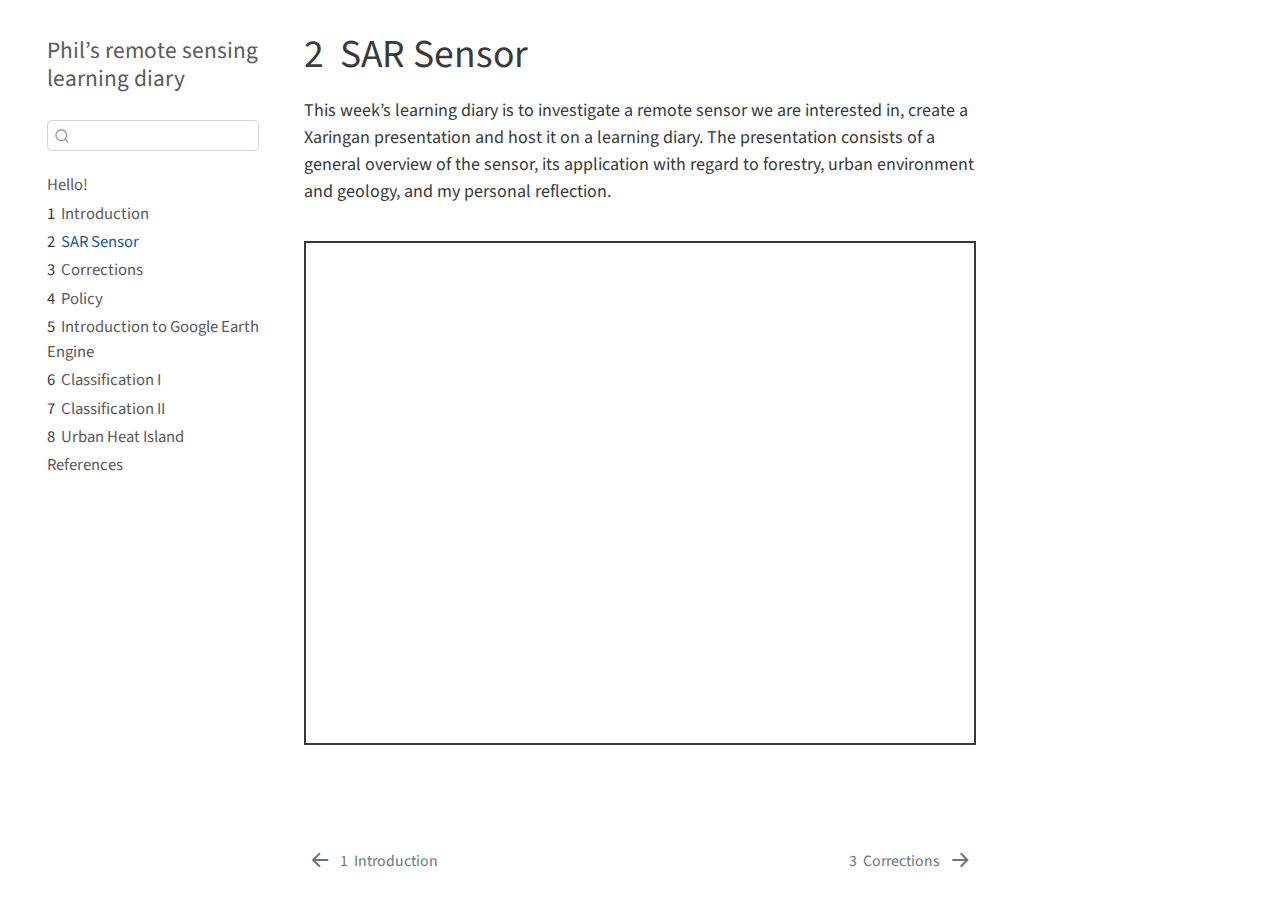
<file: docs/week_2.html>
<!DOCTYPE html>
<html xmlns="http://www.w3.org/1999/xhtml" lang="en" xml:lang="en"><head>

<meta charset="utf-8">
<meta name="generator" content="quarto-1.1.251">

<meta name="viewport" content="width=device-width, initial-scale=1.0, user-scalable=yes">


<title>Phil’s remote sensing learning diary - 2&nbsp; SAR Sensor</title>
<style>
code{white-space: pre-wrap;}
span.smallcaps{font-variant: small-caps;}
div.columns{display: flex; gap: min(4vw, 1.5em);}
div.column{flex: auto; overflow-x: auto;}
div.hanging-indent{margin-left: 1.5em; text-indent: -1.5em;}
ul.task-list{list-style: none;}
ul.task-list li input[type="checkbox"] {
  width: 0.8em;
  margin: 0 0.8em 0.2em -1.6em;
  vertical-align: middle;
}
</style>


<script src="site_libs/quarto-nav/quarto-nav.js"></script>
<script src="site_libs/quarto-nav/headroom.min.js"></script>
<script src="site_libs/clipboard/clipboard.min.js"></script>
<script src="site_libs/quarto-search/autocomplete.umd.js"></script>
<script src="site_libs/quarto-search/fuse.min.js"></script>
<script src="site_libs/quarto-search/quarto-search.js"></script>
<meta name="quarto:offset" content="./">
<link href="./week_3.html" rel="next">
<link href="./week_1.html" rel="prev">
<script src="site_libs/quarto-html/quarto.js"></script>
<script src="site_libs/quarto-html/popper.min.js"></script>
<script src="site_libs/quarto-html/tippy.umd.min.js"></script>
<script src="site_libs/quarto-html/anchor.min.js"></script>
<link href="site_libs/quarto-html/tippy.css" rel="stylesheet">
<link href="site_libs/quarto-html/quarto-syntax-highlighting.css" rel="stylesheet" id="quarto-text-highlighting-styles">
<script src="site_libs/bootstrap/bootstrap.min.js"></script>
<link href="site_libs/bootstrap/bootstrap-icons.css" rel="stylesheet">
<link href="site_libs/bootstrap/bootstrap.min.css" rel="stylesheet" id="quarto-bootstrap" data-mode="light">
<script id="quarto-search-options" type="application/json">{
  "location": "sidebar",
  "copy-button": false,
  "collapse-after": 3,
  "panel-placement": "start",
  "type": "textbox",
  "limit": 20,
  "language": {
    "search-no-results-text": "No results",
    "search-matching-documents-text": "matching documents",
    "search-copy-link-title": "Copy link to search",
    "search-hide-matches-text": "Hide additional matches",
    "search-more-match-text": "more match in this document",
    "search-more-matches-text": "more matches in this document",
    "search-clear-button-title": "Clear",
    "search-detached-cancel-button-title": "Cancel",
    "search-submit-button-title": "Submit"
  }
}</script>
<script src="site_libs/fitvids-2.1.1/fitvids.min.js"></script>


</head>

<body class="nav-sidebar floating">

<div id="quarto-search-results"></div>
  <header id="quarto-header" class="headroom fixed-top">
  <nav class="quarto-secondary-nav" data-bs-toggle="collapse" data-bs-target="#quarto-sidebar" aria-controls="quarto-sidebar" aria-expanded="false" aria-label="Toggle sidebar navigation" onclick="if (window.quartoToggleHeadroom) { window.quartoToggleHeadroom(); }">
    <div class="container-fluid d-flex justify-content-between">
      <h1 class="quarto-secondary-nav-title"><span class="chapter-number">2</span>&nbsp; <span class="chapter-title">SAR Sensor</span></h1>
      <button type="button" class="quarto-btn-toggle btn" aria-label="Show secondary navigation">
        <i class="bi bi-chevron-right"></i>
      </button>
    </div>
  </nav>
</header>
<!-- content -->
<div id="quarto-content" class="quarto-container page-columns page-rows-contents page-layout-article">
<!-- sidebar -->
  <nav id="quarto-sidebar" class="sidebar collapse sidebar-navigation floating overflow-auto">
    <div class="pt-lg-2 mt-2 text-left sidebar-header">
    <div class="sidebar-title mb-0 py-0">
      <a href="./">Phil’s remote sensing learning diary</a> 
    </div>
      </div>
      <div class="mt-2 flex-shrink-0 align-items-center">
        <div class="sidebar-search">
        <div id="quarto-search" class="" title="Search"></div>
        </div>
      </div>
    <div class="sidebar-menu-container"> 
    <ul class="list-unstyled mt-1">
        <li class="sidebar-item">
  <div class="sidebar-item-container"> 
  <a href="./index.html" class="sidebar-item-text sidebar-link">Hello!</a>
  </div>
</li>
        <li class="sidebar-item">
  <div class="sidebar-item-container"> 
  <a href="./week_1.html" class="sidebar-item-text sidebar-link"><span class="chapter-number">1</span>&nbsp; <span class="chapter-title">Introduction</span></a>
  </div>
</li>
        <li class="sidebar-item">
  <div class="sidebar-item-container"> 
  <a href="./week_2.html" class="sidebar-item-text sidebar-link active"><span class="chapter-number">2</span>&nbsp; <span class="chapter-title">SAR Sensor</span></a>
  </div>
</li>
        <li class="sidebar-item">
  <div class="sidebar-item-container"> 
  <a href="./week_3.html" class="sidebar-item-text sidebar-link"><span class="chapter-number">3</span>&nbsp; <span class="chapter-title">Corrections</span></a>
  </div>
</li>
        <li class="sidebar-item">
  <div class="sidebar-item-container"> 
  <a href="./week_4.html" class="sidebar-item-text sidebar-link"><span class="chapter-number">4</span>&nbsp; <span class="chapter-title">Policy</span></a>
  </div>
</li>
        <li class="sidebar-item">
  <div class="sidebar-item-container"> 
  <a href="./week_5.html" class="sidebar-item-text sidebar-link"><span class="chapter-number">5</span>&nbsp; <span class="chapter-title">Introduction to Google Earth Engine</span></a>
  </div>
</li>
        <li class="sidebar-item">
  <div class="sidebar-item-container"> 
  <a href="./week_6.html" class="sidebar-item-text sidebar-link"><span class="chapter-number">6</span>&nbsp; <span class="chapter-title">Classification I</span></a>
  </div>
</li>
        <li class="sidebar-item">
  <div class="sidebar-item-container"> 
  <a href="./week_7.html" class="sidebar-item-text sidebar-link"><span class="chapter-number">7</span>&nbsp; <span class="chapter-title">Classification II</span></a>
  </div>
</li>
        <li class="sidebar-item">
  <div class="sidebar-item-container"> 
  <a href="./week_8.html" class="sidebar-item-text sidebar-link"><span class="chapter-number">8</span>&nbsp; <span class="chapter-title">Urban Heat Island</span></a>
  </div>
</li>
        <li class="sidebar-item">
  <div class="sidebar-item-container"> 
  <a href="./references.html" class="sidebar-item-text sidebar-link">References</a>
  </div>
</li>
    </ul>
    </div>
</nav>
<!-- margin-sidebar -->
    <div id="quarto-margin-sidebar" class="sidebar margin-sidebar">
        
    </div>
<!-- main -->
<main class="content" id="quarto-document-content">

<header id="title-block-header" class="quarto-title-block default">
<div class="quarto-title">
<h1 class="title d-none d-lg-block"><span class="chapter-number">2</span>&nbsp; <span class="chapter-title">SAR Sensor</span></h1>
</div>



<div class="quarto-title-meta">

    
    
  </div>
  

</header>

<p>This week’s learning diary is to investigate a remote sensor we are interested in, create a Xaringan presentation and host it on a learning diary. The presentation consists of a general overview of the sensor, its application with regard to forestry, urban environment and geology, and my personal reflection.</p>
<div class="cell">
<div class="cell-output-display">
<div class="shareagain" style="min-width:300px;margin:1em auto;" data-exeternal="1">
<iframe src="https://phily5051.github.io/CASA0023_wk2_slides/#1" width="400" height="300" style="border:2px solid currentColor;" loading="lazy" allowfullscreen=""></iframe>
<script>fitvids('.shareagain', {players: 'iframe'});</script>
</div>
</div>
</div>



</main> <!-- /main -->
<script id="quarto-html-after-body" type="application/javascript">
window.document.addEventListener("DOMContentLoaded", function (event) {
  const toggleBodyColorMode = (bsSheetEl) => {
    const mode = bsSheetEl.getAttribute("data-mode");
    const bodyEl = window.document.querySelector("body");
    if (mode === "dark") {
      bodyEl.classList.add("quarto-dark");
      bodyEl.classList.remove("quarto-light");
    } else {
      bodyEl.classList.add("quarto-light");
      bodyEl.classList.remove("quarto-dark");
    }
  }
  const toggleBodyColorPrimary = () => {
    const bsSheetEl = window.document.querySelector("link#quarto-bootstrap");
    if (bsSheetEl) {
      toggleBodyColorMode(bsSheetEl);
    }
  }
  toggleBodyColorPrimary();  
  const icon = "";
  const anchorJS = new window.AnchorJS();
  anchorJS.options = {
    placement: 'right',
    icon: icon
  };
  anchorJS.add('.anchored');
  const clipboard = new window.ClipboardJS('.code-copy-button', {
    target: function(trigger) {
      return trigger.previousElementSibling;
    }
  });
  clipboard.on('success', function(e) {
    // button target
    const button = e.trigger;
    // don't keep focus
    button.blur();
    // flash "checked"
    button.classList.add('code-copy-button-checked');
    var currentTitle = button.getAttribute("title");
    button.setAttribute("title", "Copied!");
    setTimeout(function() {
      button.setAttribute("title", currentTitle);
      button.classList.remove('code-copy-button-checked');
    }, 1000);
    // clear code selection
    e.clearSelection();
  });
  function tippyHover(el, contentFn) {
    const config = {
      allowHTML: true,
      content: contentFn,
      maxWidth: 500,
      delay: 100,
      arrow: false,
      appendTo: function(el) {
          return el.parentElement;
      },
      interactive: true,
      interactiveBorder: 10,
      theme: 'quarto',
      placement: 'bottom-start'
    };
    window.tippy(el, config); 
  }
  const noterefs = window.document.querySelectorAll('a[role="doc-noteref"]');
  for (var i=0; i<noterefs.length; i++) {
    const ref = noterefs[i];
    tippyHover(ref, function() {
      // use id or data attribute instead here
      let href = ref.getAttribute('data-footnote-href') || ref.getAttribute('href');
      try { href = new URL(href).hash; } catch {}
      const id = href.replace(/^#\/?/, "");
      const note = window.document.getElementById(id);
      return note.innerHTML;
    });
  }
  var bibliorefs = window.document.querySelectorAll('a[role="doc-biblioref"]');
  for (var i=0; i<bibliorefs.length; i++) {
    const ref = bibliorefs[i];
    const cites = ref.parentNode.getAttribute('data-cites').split(' ');
    tippyHover(ref, function() {
      var popup = window.document.createElement('div');
      cites.forEach(function(cite) {
        var citeDiv = window.document.createElement('div');
        citeDiv.classList.add('hanging-indent');
        citeDiv.classList.add('csl-entry');
        var biblioDiv = window.document.getElementById('ref-' + cite);
        if (biblioDiv) {
          citeDiv.innerHTML = biblioDiv.innerHTML;
        }
        popup.appendChild(citeDiv);
      });
      return popup.innerHTML;
    });
  }
});
</script>
<nav class="page-navigation">
  <div class="nav-page nav-page-previous">
      <a href="./week_1.html" class="pagination-link">
        <i class="bi bi-arrow-left-short"></i> <span class="nav-page-text"><span class="chapter-number">1</span>&nbsp; <span class="chapter-title">Introduction</span></span>
      </a>          
  </div>
  <div class="nav-page nav-page-next">
      <a href="./week_3.html" class="pagination-link">
        <span class="nav-page-text"><span class="chapter-number">3</span>&nbsp; <span class="chapter-title">Corrections</span></span> <i class="bi bi-arrow-right-short"></i>
      </a>
  </div>
</nav>
</div> <!-- /content -->



</body></html>
</file>
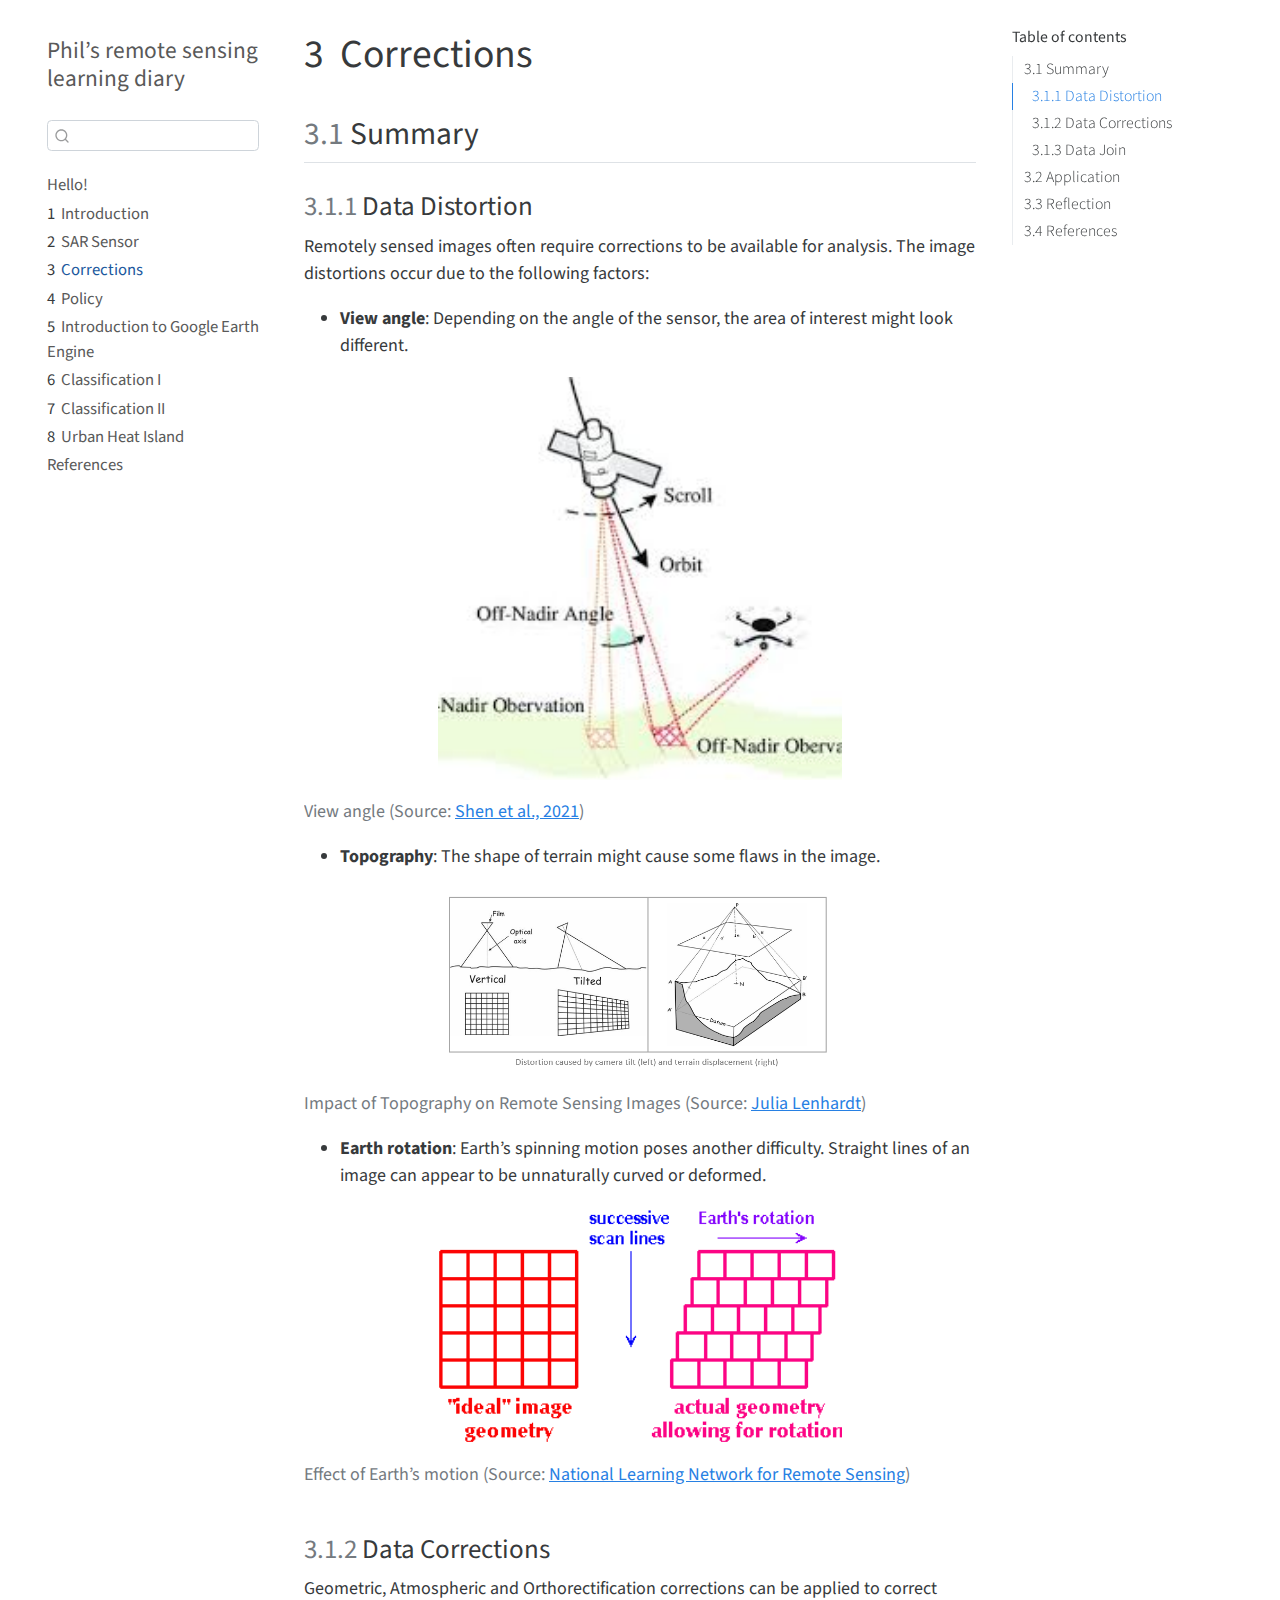
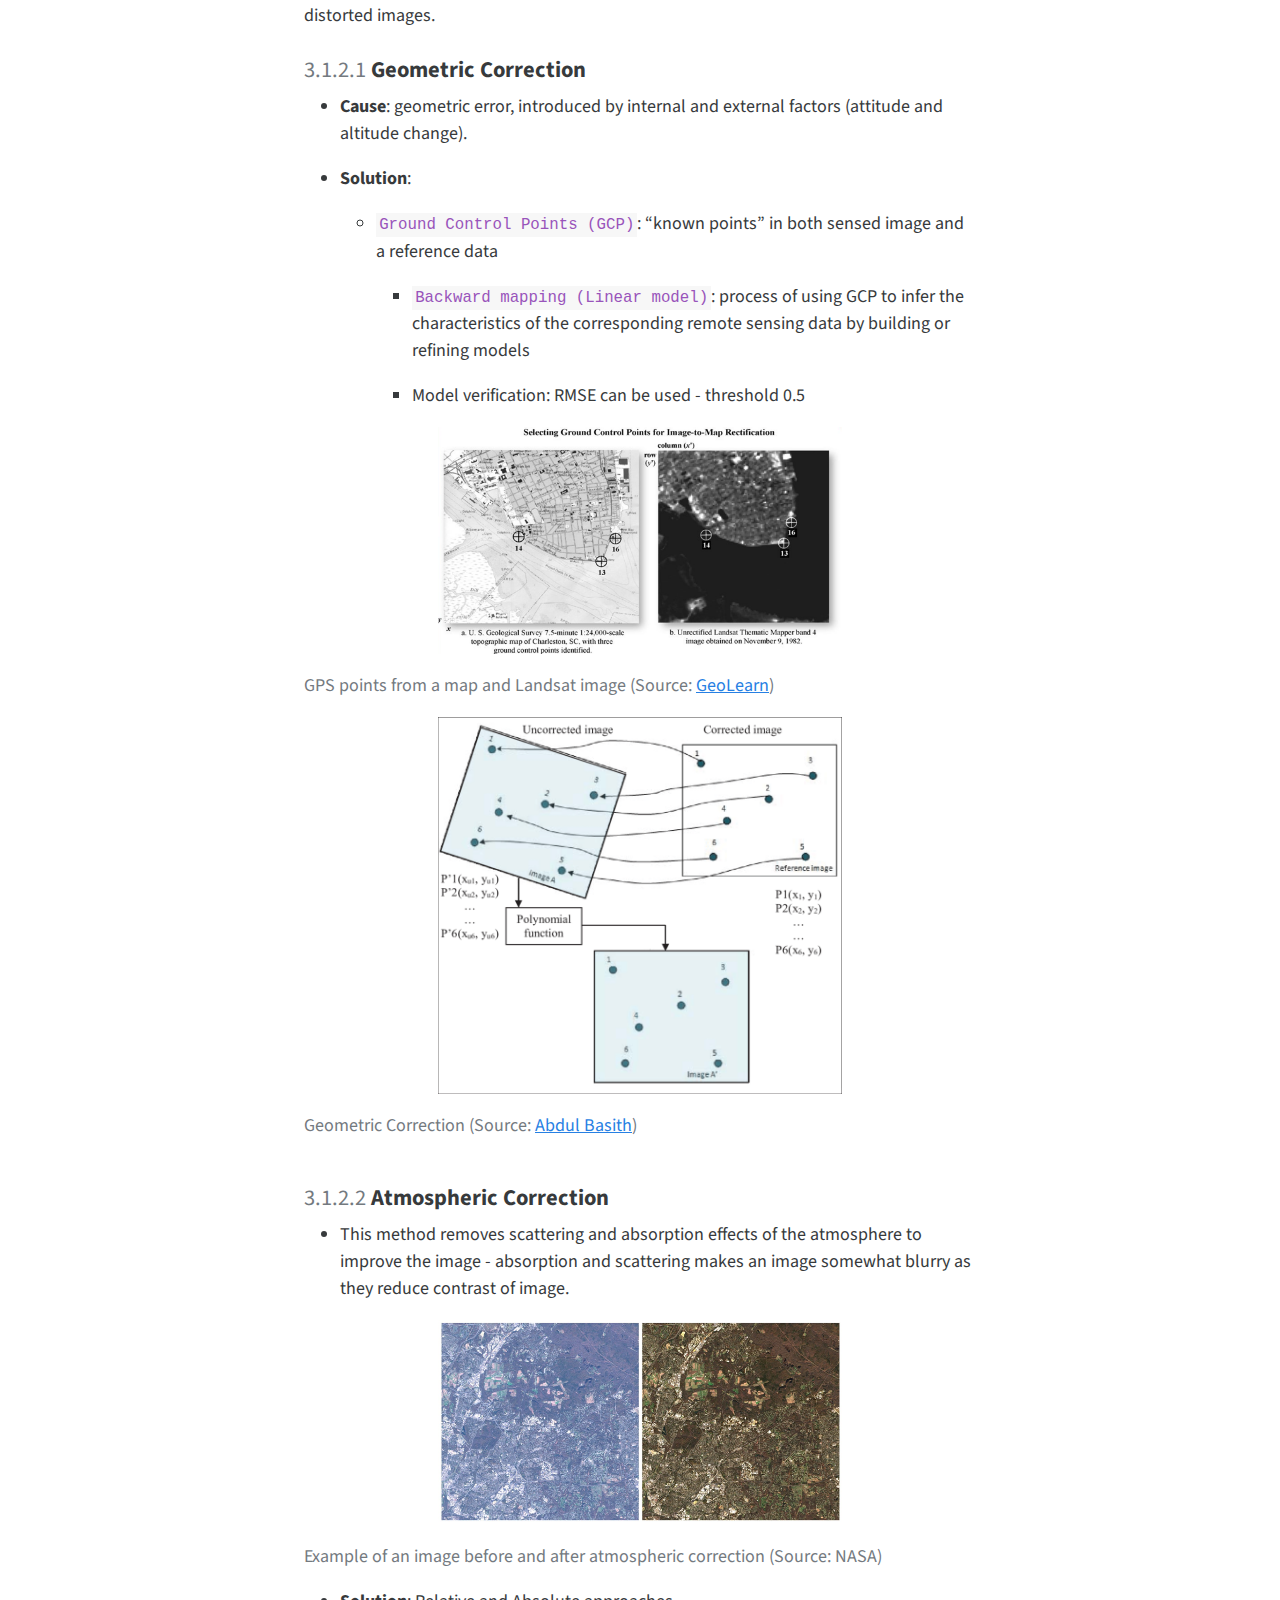
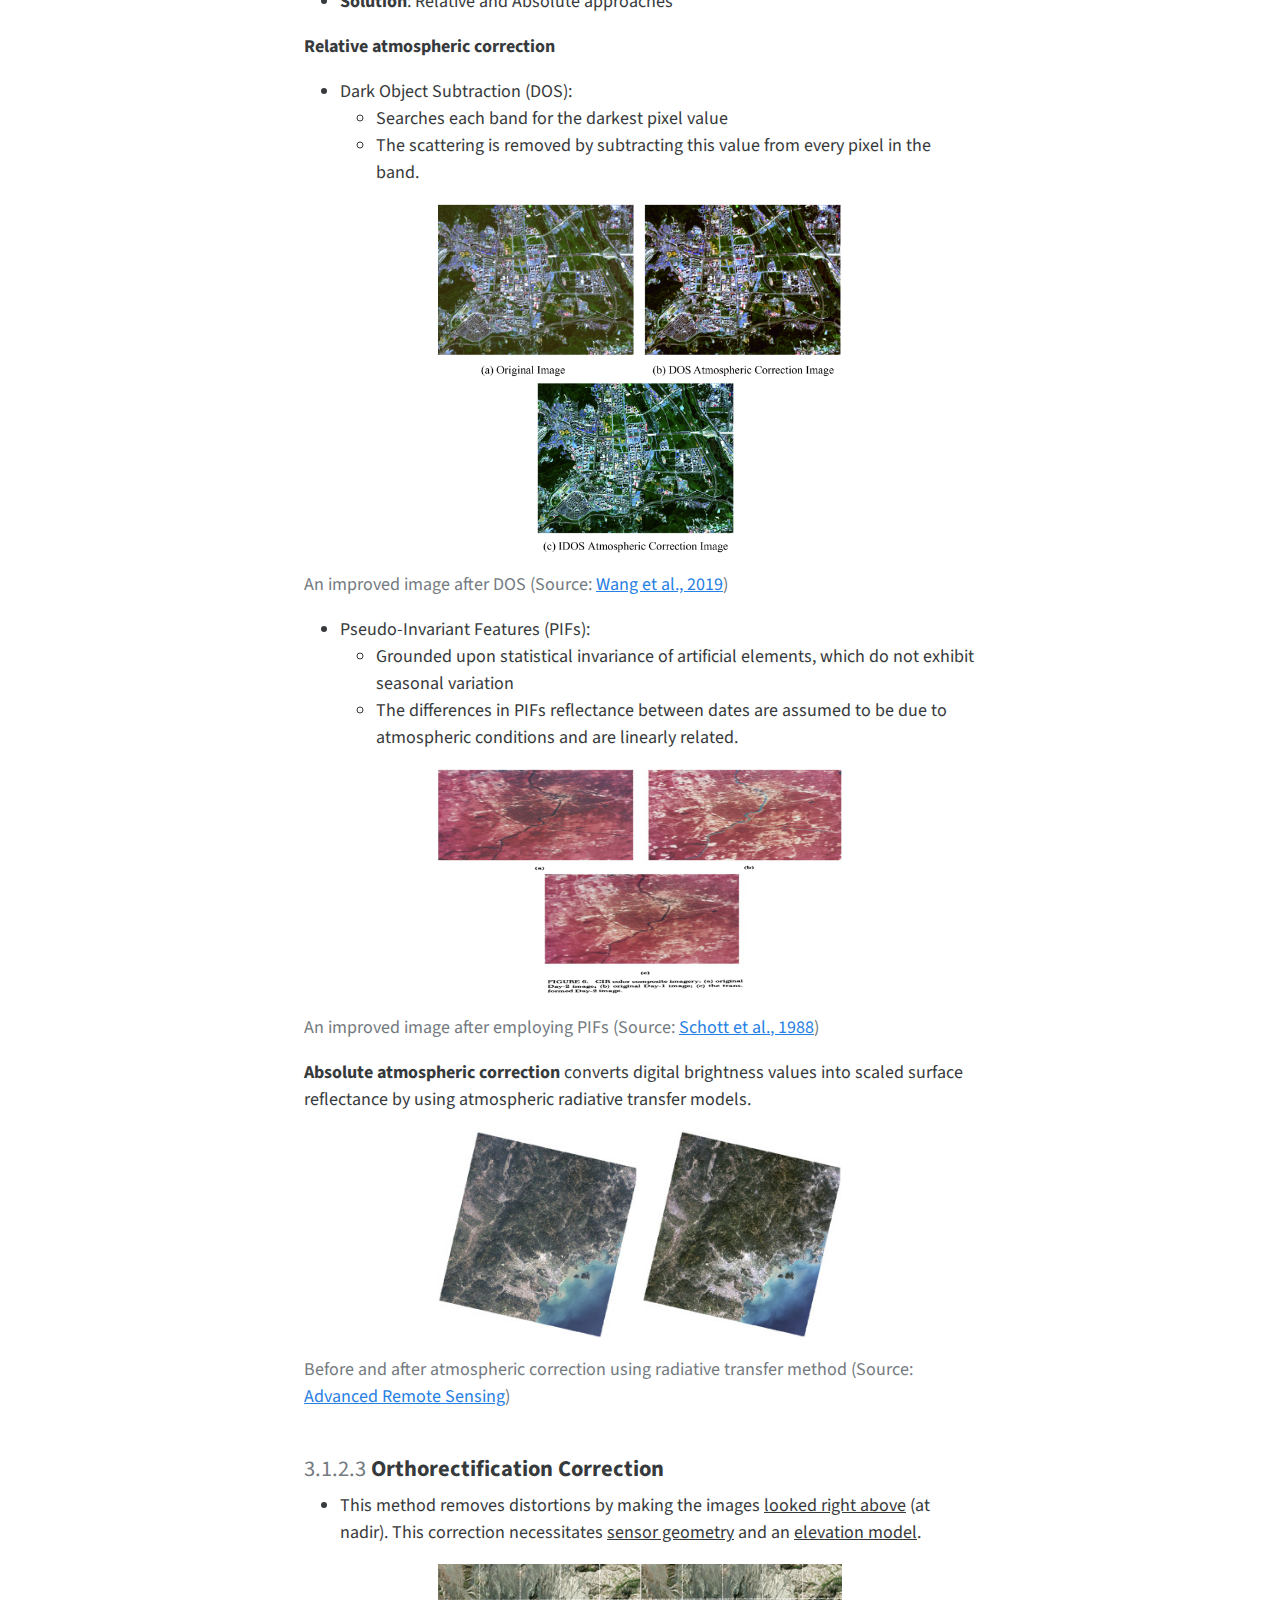
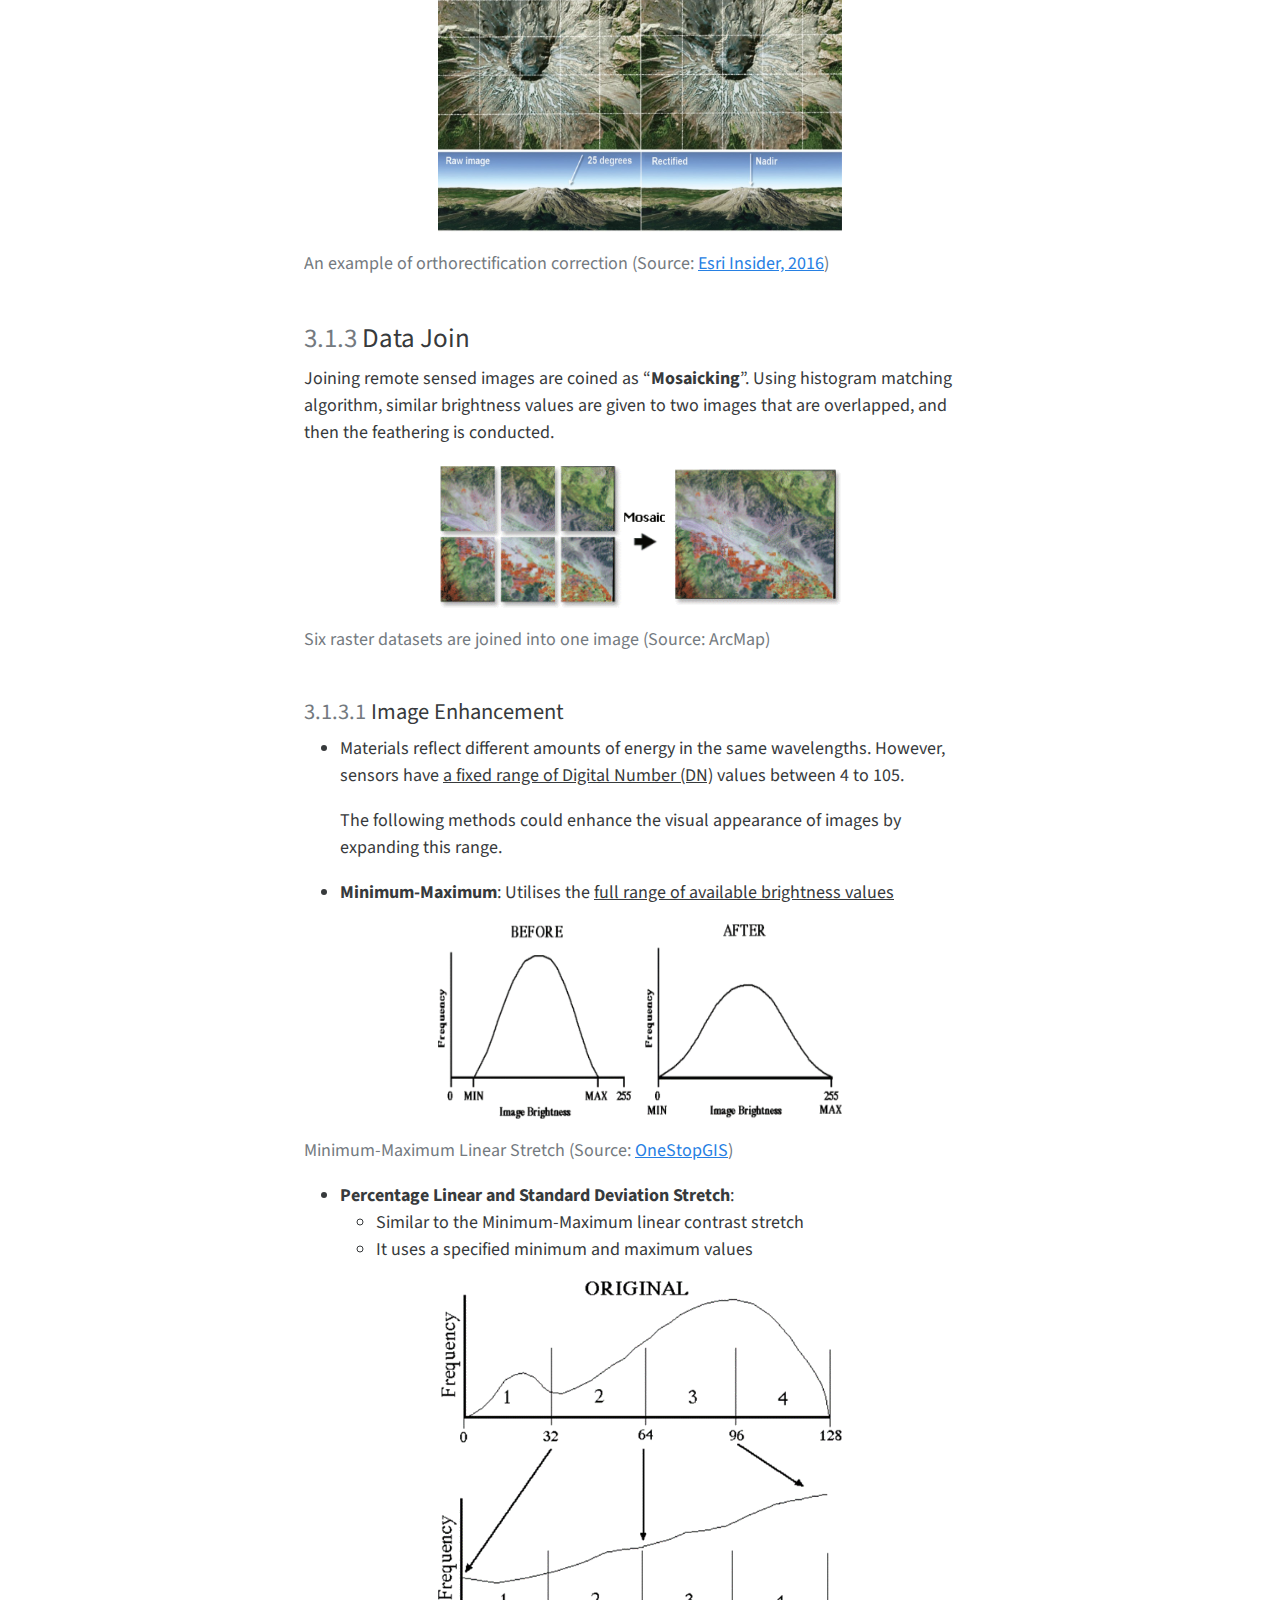
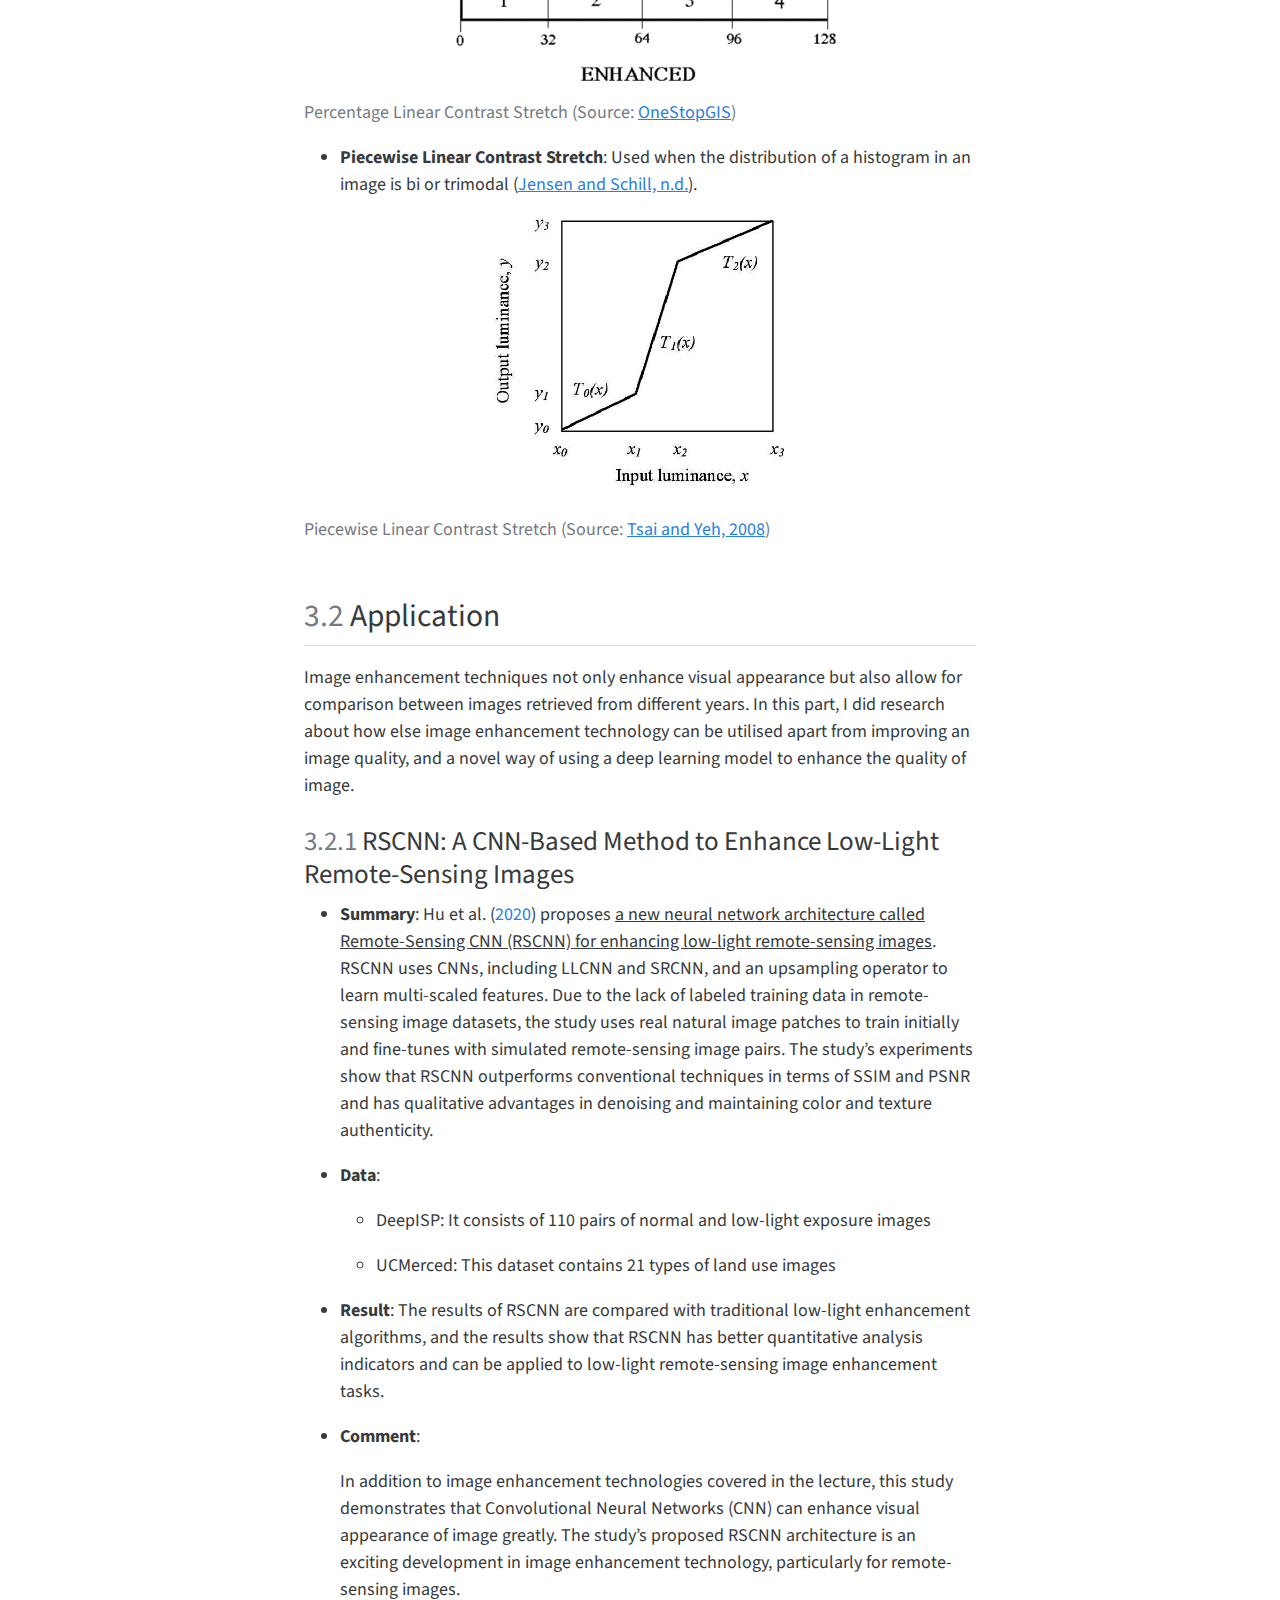
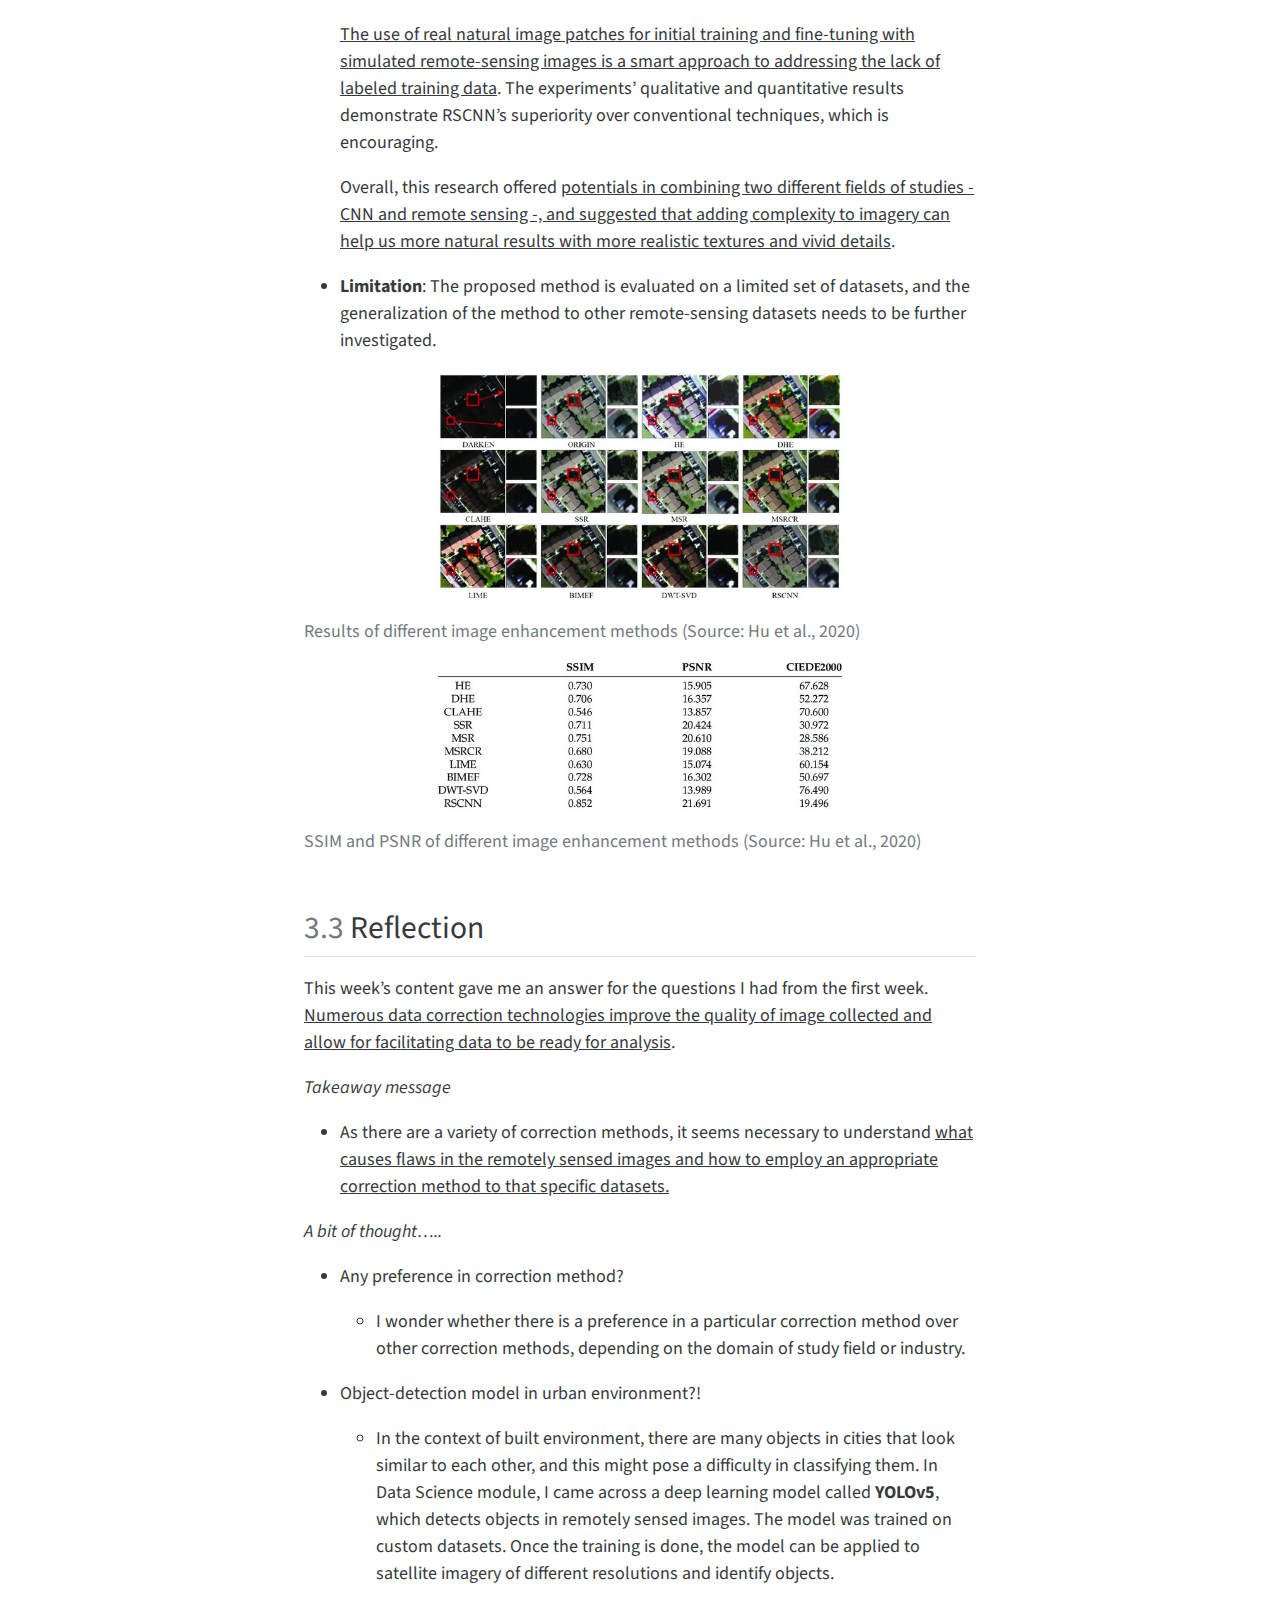
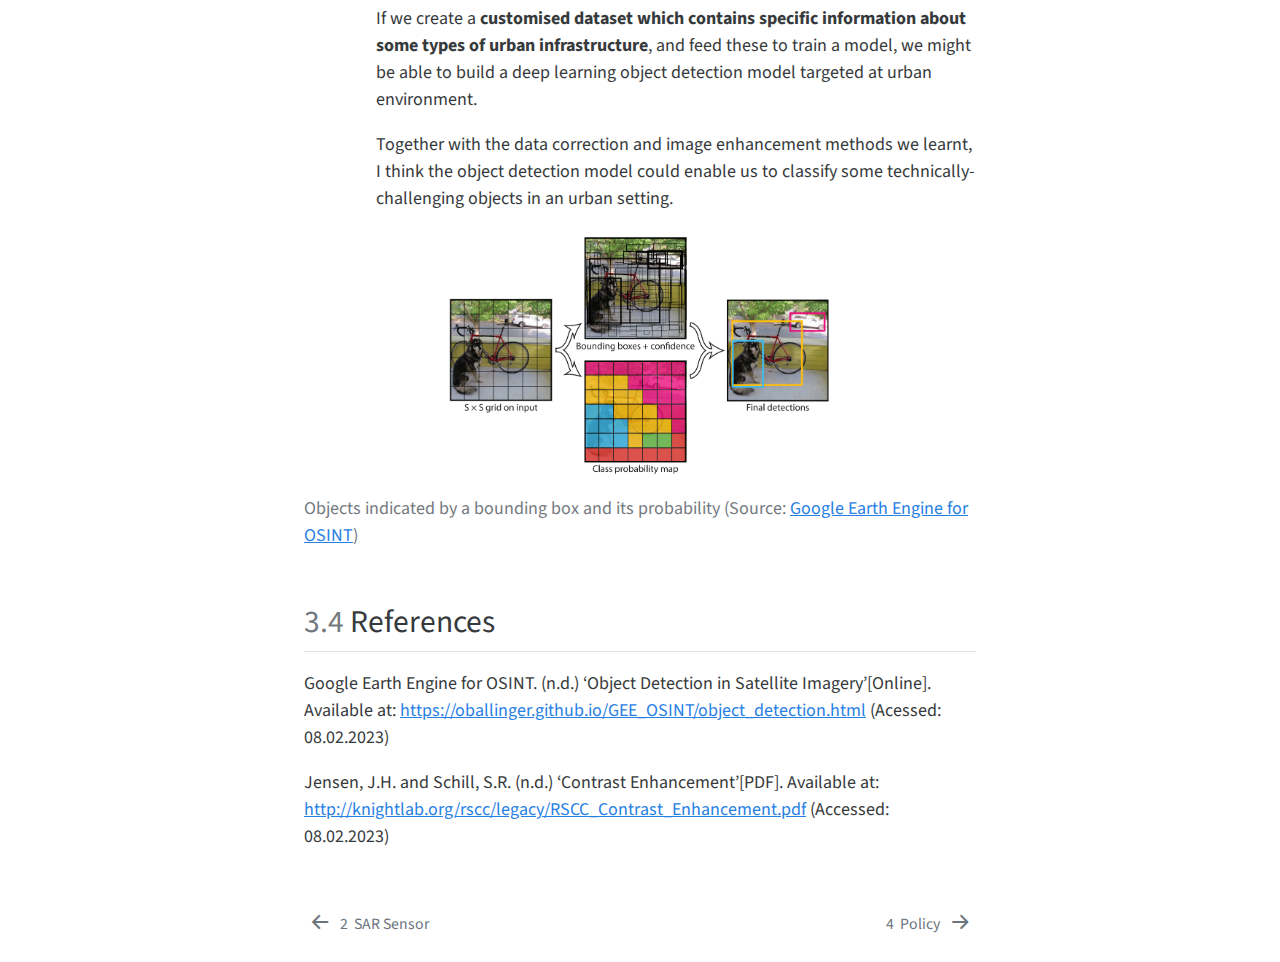
<file: docs/week_3.html>
<!DOCTYPE html>
<html xmlns="http://www.w3.org/1999/xhtml" lang="en" xml:lang="en"><head>

<meta charset="utf-8">
<meta name="generator" content="quarto-1.1.251">

<meta name="viewport" content="width=device-width, initial-scale=1.0, user-scalable=yes">


<title>Phil’s remote sensing learning diary - 3&nbsp; Corrections</title>
<style>
code{white-space: pre-wrap;}
span.smallcaps{font-variant: small-caps;}
div.columns{display: flex; gap: min(4vw, 1.5em);}
div.column{flex: auto; overflow-x: auto;}
div.hanging-indent{margin-left: 1.5em; text-indent: -1.5em;}
ul.task-list{list-style: none;}
ul.task-list li input[type="checkbox"] {
  width: 0.8em;
  margin: 0 0.8em 0.2em -1.6em;
  vertical-align: middle;
}
div.csl-bib-body { }
div.csl-entry {
  clear: both;
}
.hanging div.csl-entry {
  margin-left:2em;
  text-indent:-2em;
}
div.csl-left-margin {
  min-width:2em;
  float:left;
}
div.csl-right-inline {
  margin-left:2em;
  padding-left:1em;
}
div.csl-indent {
  margin-left: 2em;
}
</style>


<script src="site_libs/quarto-nav/quarto-nav.js"></script>
<script src="site_libs/quarto-nav/headroom.min.js"></script>
<script src="site_libs/clipboard/clipboard.min.js"></script>
<script src="site_libs/quarto-search/autocomplete.umd.js"></script>
<script src="site_libs/quarto-search/fuse.min.js"></script>
<script src="site_libs/quarto-search/quarto-search.js"></script>
<meta name="quarto:offset" content="./">
<link href="./week_4.html" rel="next">
<link href="./week_2.html" rel="prev">
<script src="site_libs/quarto-html/quarto.js"></script>
<script src="site_libs/quarto-html/popper.min.js"></script>
<script src="site_libs/quarto-html/tippy.umd.min.js"></script>
<script src="site_libs/quarto-html/anchor.min.js"></script>
<link href="site_libs/quarto-html/tippy.css" rel="stylesheet">
<link href="site_libs/quarto-html/quarto-syntax-highlighting.css" rel="stylesheet" id="quarto-text-highlighting-styles">
<script src="site_libs/bootstrap/bootstrap.min.js"></script>
<link href="site_libs/bootstrap/bootstrap-icons.css" rel="stylesheet">
<link href="site_libs/bootstrap/bootstrap.min.css" rel="stylesheet" id="quarto-bootstrap" data-mode="light">
<script id="quarto-search-options" type="application/json">{
  "location": "sidebar",
  "copy-button": false,
  "collapse-after": 3,
  "panel-placement": "start",
  "type": "textbox",
  "limit": 20,
  "language": {
    "search-no-results-text": "No results",
    "search-matching-documents-text": "matching documents",
    "search-copy-link-title": "Copy link to search",
    "search-hide-matches-text": "Hide additional matches",
    "search-more-match-text": "more match in this document",
    "search-more-matches-text": "more matches in this document",
    "search-clear-button-title": "Clear",
    "search-detached-cancel-button-title": "Cancel",
    "search-submit-button-title": "Submit"
  }
}</script>


</head>

<body class="nav-sidebar floating">

<div id="quarto-search-results"></div>
  <header id="quarto-header" class="headroom fixed-top">
  <nav class="quarto-secondary-nav" data-bs-toggle="collapse" data-bs-target="#quarto-sidebar" aria-controls="quarto-sidebar" aria-expanded="false" aria-label="Toggle sidebar navigation" onclick="if (window.quartoToggleHeadroom) { window.quartoToggleHeadroom(); }">
    <div class="container-fluid d-flex justify-content-between">
      <h1 class="quarto-secondary-nav-title"><span class="chapter-number">3</span>&nbsp; <span class="chapter-title">Corrections</span></h1>
      <button type="button" class="quarto-btn-toggle btn" aria-label="Show secondary navigation">
        <i class="bi bi-chevron-right"></i>
      </button>
    </div>
  </nav>
</header>
<!-- content -->
<div id="quarto-content" class="quarto-container page-columns page-rows-contents page-layout-article">
<!-- sidebar -->
  <nav id="quarto-sidebar" class="sidebar collapse sidebar-navigation floating overflow-auto">
    <div class="pt-lg-2 mt-2 text-left sidebar-header">
    <div class="sidebar-title mb-0 py-0">
      <a href="./">Phil’s remote sensing learning diary</a> 
    </div>
      </div>
      <div class="mt-2 flex-shrink-0 align-items-center">
        <div class="sidebar-search">
        <div id="quarto-search" class="" title="Search"></div>
        </div>
      </div>
    <div class="sidebar-menu-container"> 
    <ul class="list-unstyled mt-1">
        <li class="sidebar-item">
  <div class="sidebar-item-container"> 
  <a href="./index.html" class="sidebar-item-text sidebar-link">Hello!</a>
  </div>
</li>
        <li class="sidebar-item">
  <div class="sidebar-item-container"> 
  <a href="./week_1.html" class="sidebar-item-text sidebar-link"><span class="chapter-number">1</span>&nbsp; <span class="chapter-title">Introduction</span></a>
  </div>
</li>
        <li class="sidebar-item">
  <div class="sidebar-item-container"> 
  <a href="./week_2.html" class="sidebar-item-text sidebar-link"><span class="chapter-number">2</span>&nbsp; <span class="chapter-title">SAR Sensor</span></a>
  </div>
</li>
        <li class="sidebar-item">
  <div class="sidebar-item-container"> 
  <a href="./week_3.html" class="sidebar-item-text sidebar-link active"><span class="chapter-number">3</span>&nbsp; <span class="chapter-title">Corrections</span></a>
  </div>
</li>
        <li class="sidebar-item">
  <div class="sidebar-item-container"> 
  <a href="./week_4.html" class="sidebar-item-text sidebar-link"><span class="chapter-number">4</span>&nbsp; <span class="chapter-title">Policy</span></a>
  </div>
</li>
        <li class="sidebar-item">
  <div class="sidebar-item-container"> 
  <a href="./week_5.html" class="sidebar-item-text sidebar-link"><span class="chapter-number">5</span>&nbsp; <span class="chapter-title">Introduction to Google Earth Engine</span></a>
  </div>
</li>
        <li class="sidebar-item">
  <div class="sidebar-item-container"> 
  <a href="./week_6.html" class="sidebar-item-text sidebar-link"><span class="chapter-number">6</span>&nbsp; <span class="chapter-title">Classification I</span></a>
  </div>
</li>
        <li class="sidebar-item">
  <div class="sidebar-item-container"> 
  <a href="./week_7.html" class="sidebar-item-text sidebar-link"><span class="chapter-number">7</span>&nbsp; <span class="chapter-title">Classification II</span></a>
  </div>
</li>
        <li class="sidebar-item">
  <div class="sidebar-item-container"> 
  <a href="./week_8.html" class="sidebar-item-text sidebar-link"><span class="chapter-number">8</span>&nbsp; <span class="chapter-title">Urban Heat Island</span></a>
  </div>
</li>
        <li class="sidebar-item">
  <div class="sidebar-item-container"> 
  <a href="./references.html" class="sidebar-item-text sidebar-link">References</a>
  </div>
</li>
    </ul>
    </div>
</nav>
<!-- margin-sidebar -->
    <div id="quarto-margin-sidebar" class="sidebar margin-sidebar">
        <nav id="TOC" role="doc-toc" class="toc-active">
    <h2 id="toc-title">Table of contents</h2>
   
  <ul>
  <li><a href="#summary" id="toc-summary" class="nav-link active" data-scroll-target="#summary"><span class="toc-section-number">3.1</span>  Summary</a>
  <ul class="collapse">
  <li><a href="#data-distortion" id="toc-data-distortion" class="nav-link" data-scroll-target="#data-distortion"><span class="toc-section-number">3.1.1</span>  Data Distortion</a></li>
  <li><a href="#data-corrections" id="toc-data-corrections" class="nav-link" data-scroll-target="#data-corrections"><span class="toc-section-number">3.1.2</span>  Data Corrections</a></li>
  <li><a href="#data-join" id="toc-data-join" class="nav-link" data-scroll-target="#data-join"><span class="toc-section-number">3.1.3</span>  Data Join</a></li>
  </ul></li>
  <li><a href="#application" id="toc-application" class="nav-link" data-scroll-target="#application"><span class="toc-section-number">3.2</span>  Application</a>
  <ul class="collapse">
  <li><a href="#rscnn-a-cnn-based-method-to-enhance-low-light-remote-sensing-images" id="toc-rscnn-a-cnn-based-method-to-enhance-low-light-remote-sensing-images" class="nav-link" data-scroll-target="#rscnn-a-cnn-based-method-to-enhance-low-light-remote-sensing-images"><span class="toc-section-number">3.2.1</span>  RSCNN: A CNN-Based Method to Enhance Low-Light Remote-Sensing Images</a></li>
  </ul></li>
  <li><a href="#reflection" id="toc-reflection" class="nav-link" data-scroll-target="#reflection"><span class="toc-section-number">3.3</span>  Reflection</a></li>
  <li><a href="#references" id="toc-references" class="nav-link" data-scroll-target="#references"><span class="toc-section-number">3.4</span>  References</a></li>
  </ul>
</nav>
    </div>
<!-- main -->
<main class="content" id="quarto-document-content">

<header id="title-block-header" class="quarto-title-block default">
<div class="quarto-title">
<h1 class="title d-none d-lg-block"><span class="chapter-number">3</span>&nbsp; <span class="chapter-title">Corrections</span></h1>
</div>



<div class="quarto-title-meta">

    
    
  </div>
  

</header>

<section id="summary" class="level2" data-number="3.1">
<h2 data-number="3.1" class="anchored" data-anchor-id="summary"><span class="header-section-number">3.1</span> Summary</h2>
<section id="data-distortion" class="level3" data-number="3.1.1">
<h3 data-number="3.1.1" class="anchored" data-anchor-id="data-distortion"><span class="header-section-number">3.1.1</span> Data Distortion</h3>
<p>Remotely sensed images often require corrections to be available for analysis. The image distortions occur due to the following factors:</p>
<ul>
<li><strong>View angle</strong>: Depending on the angle of the sensor, the area of interest might look different.</li>
</ul>
<div class="cell" data-layout-align="center">
<div class="cell-output-display">
<div class="quarto-figure quarto-figure-center">
<figure class="figure">
<p><img src="img/view_angle.jpeg" style="width:60.0%;height:40.0%" class="figure-img"></p>
<p></p><figcaption class="figure-caption">View angle (Source: <a href="https://www.mdpi.com/2072-4292/13/24/5094">Shen et al., 2021</a>)</figcaption><p></p>
</figure>
</div>
</div>
</div>
<ul>
<li><strong>Topography</strong>: The shape of terrain might cause some flaws in the image.</li>
</ul>
<div class="cell" data-layout-align="center">
<div class="cell-output-display">
<div class="quarto-figure quarto-figure-center">
<figure class="figure">
<p><img src="img/topography.png" style="width:60.0%;height:40.0%" class="figure-img"></p>
<p></p><figcaption class="figure-caption">Impact of Topography on Remote Sensing Images (Source: <a href="https://community.esri.com/t5/imagery-and-remote-sensing-blog/bg-p/imagery-and-remote-sensing-blog/page/4">Julia Lenhardt</a>)</figcaption><p></p>
</figure>
</div>
</div>
</div>
<ul>
<li><strong>Earth rotation</strong>: Earth’s spinning motion poses another difficulty. Straight lines of an image can appear to be unnaturally curved or deformed.</li>
</ul>
<div class="cell" data-layout-align="center">
<div class="cell-output-display">
<div class="quarto-figure quarto-figure-center">
<figure class="figure">
<p><img src="img/rotation.gif" style="width:60.0%;height:40.0%" class="figure-img"></p>
<p></p><figcaption class="figure-caption">Effect of Earth’s motion (Source: <a href="https://www.nln.geos.ed.ac.uk/courses/english/frs/f3400/f3400005.htm">National Learning Network for Remote Sensing</a>)</figcaption><p></p>
</figure>
</div>
</div>
</div>
</section>
<section id="data-corrections" class="level3" data-number="3.1.2">
<h3 data-number="3.1.2" class="anchored" data-anchor-id="data-corrections"><span class="header-section-number">3.1.2</span> Data Corrections</h3>
<p>Geometric, Atmospheric and Orthorectification corrections can be applied to correct distorted images.</p>
<section id="geometric-correction" class="level4" data-number="3.1.2.1">
<h4 data-number="3.1.2.1" class="anchored" data-anchor-id="geometric-correction"><span class="header-section-number">3.1.2.1</span> <strong>Geometric Correction</strong></h4>
<ul>
<li><p><strong>Cause</strong>: geometric error, introduced by internal and external factors (attitude and altitude change).</p></li>
<li><p><strong>Solution</strong>:</p>
<ul>
<li><p><code>Ground Control Points (GCP)</code>: “known points” in both sensed image and a reference data</p>
<ul>
<li><p><code>Backward mapping (Linear model)</code>: process of using GCP to infer the characteristics of the corresponding remote sensing data by building or refining models</p></li>
<li><p>Model verification: RMSE can be used - threshold 0.5</p></li>
</ul></li>
</ul></li>
</ul>
<div class="cell" data-layout-align="center">
<div class="cell-output-display">
<div class="quarto-figure quarto-figure-center">
<figure class="figure">
<p><img src="img/geomet.png" style="width:60.0%;height:40.0%" class="figure-img"></p>
<p></p><figcaption class="figure-caption">GPS points from a map and Landsat image (Source: <a href="https://geolearn.in/geometric-corrections-in-remote-sensing-images/">GeoLearn</a>)</figcaption><p></p>
</figure>
</div>
</div>
</div>
<div class="cell" data-layout-align="center">
<div class="cell-output-display">
<div class="quarto-figure quarto-figure-center">
<figure class="figure">
<p><img src="img/Geometric.png" style="width:60.0%;height:40.0%" class="figure-img"></p>
<p></p><figcaption class="figure-caption">Geometric Correction (Source: <a href="https://www.researchgate.net/figure/Geometric-correction-procedures_fig7_320710942">Abdul Basith</a>)</figcaption><p></p>
</figure>
</div>
</div>
</div>
</section>
<section id="atmospheric-correction" class="level4" data-number="3.1.2.2">
<h4 data-number="3.1.2.2" class="anchored" data-anchor-id="atmospheric-correction"><span class="header-section-number">3.1.2.2</span> <strong>Atmospheric Correction</strong></h4>
<ul>
<li>This method removes scattering and absorption effects of the atmosphere to improve the image - absorption and scattering makes an image somewhat blurry as they reduce contrast of image.</li>
</ul>
<div class="cell" data-layout-align="center">
<div class="cell-output-display">
<div class="quarto-figure quarto-figure-center">
<figure class="figure">
<p><img src="img/atmos.jpeg" style="width:60.0%;height:40.0%" class="figure-img"></p>
<p></p><figcaption class="figure-caption">Example of an image before and after atmospheric correction (Source: NASA)</figcaption><p></p>
</figure>
</div>
</div>
</div>
<ul>
<li><strong>Solution</strong>: Relative and Absolute approaches</li>
</ul>
<p><strong>Relative atmospheric correction</strong></p>
<ul>
<li>Dark Object Subtraction (DOS):
<ul>
<li>Searches each band for the darkest pixel value</li>
<li>The scattering is removed by subtracting this value from every pixel in the band.</li>
</ul></li>
</ul>
<div class="cell" data-layout-align="center">
<div class="cell-output-display">
<div class="quarto-figure quarto-figure-center">
<figure class="figure">
<p><img src="img/dos.png" style="width:60.0%;height:40.0%" class="figure-img"></p>
<p></p><figcaption class="figure-caption">An improved image after DOS (Source: <a href="https://link.springer.com/chapter/10.1007/978-981-13-9917-6_41">Wang et al., 2019</a>)</figcaption><p></p>
</figure>
</div>
</div>
</div>
<ul>
<li>Pseudo-Invariant Features (PIFs):
<ul>
<li>Grounded upon statistical invariance of artificial elements, which do not exhibit seasonal variation</li>
<li>The differences in PIFs reflectance between dates are assumed to be due to atmospheric conditions and are linearly related.</li>
</ul></li>
</ul>
<div class="cell" data-layout-align="center">
<div class="cell-output-display">
<div class="quarto-figure quarto-figure-center">
<figure class="figure">
<p><img src="img/pif.png" style="width:60.0%;height:40.0%" class="figure-img"></p>
<p></p><figcaption class="figure-caption">An improved image after employing PIFs (Source: <a href="https://doi.org/10.1016/0034-4257(88)90116-2">Schott et al., 1988</a>)</figcaption><p></p>
</figure>
</div>
</div>
</div>
<p><strong>Absolute atmospheric correction</strong> converts digital brightness values into scaled surface reflectance by using atmospheric radiative transfer models.</p>
<div class="cell" data-layout-align="center">
<div class="cell-output-display">
<div class="quarto-figure quarto-figure-center">
<figure class="figure">
<p><img src="img/absolute.jpg" style="width:60.0%;height:40.0%" class="figure-img"></p>
<p></p><figcaption class="figure-caption">Before and after atmospheric correction using radiative transfer method (Source: <a href="https://www.sciencedirect.com/topics/earth-and-planetary-sciences/atmospheric-correction#:~:text=Atmospheric%20correction%20of%20the%20radiative,the%20atmospheric%E2%80%93surface%20remote%20sensor.">Advanced Remote Sensing</a>)</figcaption><p></p>
</figure>
</div>
</div>
</div>
</section>
<section id="orthorectification-correction" class="level4" data-number="3.1.2.3">
<h4 data-number="3.1.2.3" class="anchored" data-anchor-id="orthorectification-correction"><span class="header-section-number">3.1.2.3</span> <strong>Orthorectification Correction</strong></h4>
<ul>
<li>This method removes distortions by making the images <u>looked right above</u> (at nadir). This correction necessitates <u>sensor geometry</u> and an <u>elevation model</u>.</li>
</ul>
<div class="cell" data-layout-align="center">
<div class="cell-output-display">
<div class="quarto-figure quarto-figure-center">
<figure class="figure">
<p><img src="img/ortho.jpg" style="width:60.0%;height:40.0%" class="figure-img"></p>
<p></p><figcaption class="figure-caption">An example of orthorectification correction (Source: <a href="https://www.esri.com/about/newsroom/insider/what-is-orthorectified-imagery/">Esri Insider, 2016</a>)</figcaption><p></p>
</figure>
</div>
</div>
</div>
</section>
</section>
<section id="data-join" class="level3" data-number="3.1.3">
<h3 data-number="3.1.3" class="anchored" data-anchor-id="data-join"><span class="header-section-number">3.1.3</span> Data Join</h3>
<p>Joining remote sensed images are coined as “<strong>Mosaicking</strong>”. Using histogram matching algorithm, similar brightness values are given to two images that are overlapped, and then the feathering is conducted.</p>
<div class="cell" data-layout-align="center">
<div class="cell-output-display">
<div class="quarto-figure quarto-figure-center">
<figure class="figure">
<p><img src="img/mosaicking.gif" style="width:60.0%;height:40.0%" class="figure-img"></p>
<p></p><figcaption class="figure-caption">Six raster datasets are joined into one image (Source: ArcMap)</figcaption><p></p>
</figure>
</div>
</div>
</div>
<section id="image-enhancement" class="level4" data-number="3.1.3.1">
<h4 data-number="3.1.3.1" class="anchored" data-anchor-id="image-enhancement"><span class="header-section-number">3.1.3.1</span> Image Enhancement</h4>
<ul>
<li><p>Materials reflect different amounts of energy in the same wavelengths. However, sensors have <u>a fixed range of Digital Number (DN)</u> values between 4 to 105.</p>
<p>The following methods could enhance the visual appearance of images by expanding this range.</p></li>
<li><p><strong>Minimum-Maximum</strong>: Utilises the <u>full range of available brightness values</u></p></li>
</ul>
<div class="cell" data-layout-align="center">
<div class="cell-output-display">
<div class="quarto-figure quarto-figure-center">
<figure class="figure">
<p><img src="img/minmax.png" style="width:60.0%;height:40.0%" class="figure-img"></p>
<p></p><figcaption class="figure-caption">Minimum-Maximum Linear Stretch (Source: <a href="https://www.onestopgis.com/Aerial-Photography/Digital-Imaging/Imaging-by-Scanning-Techniques/3-Contrast-Stretch.html">OneStopGIS</a>)</figcaption><p></p>
</figure>
</div>
</div>
</div>
<ul>
<li><strong>Percentage Linear and Standard Deviation Stretch</strong>:
<ul>
<li>Similar to the Minimum-Maximum linear contrast stretch</li>
<li>It uses a specified minimum and maximum values</li>
</ul></li>
</ul>
<div class="cell" data-layout-align="center">
<div class="cell-output-display">
<div class="quarto-figure quarto-figure-center">
<figure class="figure">
<p><img src="img/percentage_stretch.png" style="width:60.0%;height:40.0%" class="figure-img"></p>
<p></p><figcaption class="figure-caption">Percentage Linear Contrast Stretch (Source: <a href="https://www.onestopgis.com/Aerial-Photography/Digital-Imaging/Imaging-by-Scanning-Techniques/3-Contrast-Stretch.html">OneStopGIS</a>)</figcaption><p></p>
</figure>
</div>
</div>
</div>
<ul>
<li><strong>Piecewise Linear Contrast Stretch</strong>: Used when the distribution of a histogram in an image is bi or trimodal (<a href="http://knightlab.org/rscc/legacy/RSCC_Contrast_Enhancement.pdf">Jensen and Schill, n.d.</a>).</li>
</ul>
<div class="cell" data-layout-align="center">
<div class="cell-output-display">
<div class="quarto-figure quarto-figure-center">
<figure class="figure">
<p><img src="img/piecewise.png" style="width:60.0%;height:40.0%" class="figure-img"></p>
<p></p><figcaption class="figure-caption">Piecewise Linear Contrast Stretch (Source: <a href="http://dx.doi.org/10.1109/TCE.2008.4560077">Tsai and Yeh, 2008</a>)</figcaption><p></p>
</figure>
</div>
</div>
</div>
</section>
</section>
</section>
<section id="application" class="level2" data-number="3.2">
<h2 data-number="3.2" class="anchored" data-anchor-id="application"><span class="header-section-number">3.2</span> Application</h2>
<p>Image enhancement techniques not only enhance visual appearance but also allow for comparison between images retrieved from different years. In this part, I did research about how else image enhancement technology can be utilised apart from improving an image quality, and a novel way of using a deep learning model to enhance the quality of image.</p>
<section id="rscnn-a-cnn-based-method-to-enhance-low-light-remote-sensing-images" class="level3" data-number="3.2.1">
<h3 data-number="3.2.1" class="anchored" data-anchor-id="rscnn-a-cnn-based-method-to-enhance-low-light-remote-sensing-images"><span class="header-section-number">3.2.1</span> RSCNN: A CNN-Based Method to Enhance Low-Light Remote-Sensing Images</h3>
<ul>
<li><p><strong>Summary</strong>: <span class="citation" data-cites="article">Hu et al. (<a href="references.html#ref-article" role="doc-biblioref">2020</a>)</span> proposes <u>a new neural network architecture called Remote-Sensing CNN (RSCNN) for enhancing low-light remote-sensing images</u>. RSCNN uses CNNs, including LLCNN and SRCNN, and an upsampling operator to learn multi-scaled features. Due to the lack of labeled training data in remote-sensing image datasets, the study uses real natural image patches to train initially and fine-tunes with simulated remote-sensing image pairs. The study’s experiments show that RSCNN outperforms conventional techniques in terms of SSIM and PSNR and has qualitative advantages in denoising and maintaining color and texture authenticity.</p></li>
<li><p><strong>Data</strong>:</p>
<ul>
<li><p>DeepISP: It consists of 110 pairs of normal and low-light exposure images</p></li>
<li><p>UCMerced: This dataset contains 21 types of land use images</p></li>
</ul></li>
<li><p><strong>Result</strong>: The results of RSCNN are compared with traditional low-light enhancement algorithms, and the results show that RSCNN has better quantitative analysis indicators and can be applied to low-light remote-sensing image enhancement tasks.</p></li>
<li><p><strong>Comment</strong>:</p>
<p>In addition to image enhancement technologies covered in the lecture, this study demonstrates that Convolutional Neural Networks (CNN) can enhance visual appearance of image greatly. The study’s proposed RSCNN architecture is an exciting development in image enhancement technology, particularly for remote-sensing images.</p>
<p><u>The use of real natural image patches for initial training and fine-tuning with simulated remote-sensing images is a smart approach to addressing the lack of labeled training data</u>. The experiments’ qualitative and quantitative results demonstrate RSCNN’s superiority over conventional techniques, which is encouraging.</p>
<p>Overall, this research offered <u>potentials in combining two different fields of studies - CNN and remote sensing -, and suggested that adding complexity to imagery can help us more natural results with more realistic textures and vivid details</u>.</p></li>
<li><p><strong>Limitation</strong>: The proposed method is evaluated on a limited set of datasets, and the generalization of the method to other remote-sensing datasets needs to be further investigated.</p></li>
</ul>
<div class="cell" data-layout-align="center">
<div class="cell-output-display">
<div class="quarto-figure quarto-figure-center">
<figure class="figure">
<p><img src="img/ie_methods.jpg" style="width:60.0%;height:40.0%" class="figure-img"></p>
<p></p><figcaption class="figure-caption">Results of different image enhancement methods (Source: Hu et al., 2020)</figcaption><p></p>
</figure>
</div>
</div>
</div>
<div class="cell" data-layout-align="center">
<div class="cell-output-display">
<div class="quarto-figure quarto-figure-center">
<figure class="figure">
<p><img src="img/rscnn_result.jpg" style="width:60.0%;height:40.0%" class="figure-img"></p>
<p></p><figcaption class="figure-caption">SSIM and PSNR of different image enhancement methods (Source: Hu et al., 2020)</figcaption><p></p>
</figure>
</div>
</div>
</div>
</section>
</section>
<section id="reflection" class="level2" data-number="3.3">
<h2 data-number="3.3" class="anchored" data-anchor-id="reflection"><span class="header-section-number">3.3</span> Reflection</h2>
<p>This week’s content gave me an answer for the questions I had from the first week. <u>Numerous data correction technologies improve the quality of image collected and allow for facilitating data to be ready for analysis</u>.</p>
<p><em>Takeaway message</em></p>
<ul>
<li>As there are a variety of correction methods, it seems necessary to understand <u>what causes flaws in the remotely sensed images and how to employ an appropriate correction method to that specific datasets.</u></li>
</ul>
<p><em>A bit of thought…..</em></p>
<ul>
<li><p>Any preference in correction method?</p>
<ul>
<li>I wonder whether there is a preference in a particular correction method over other correction methods, depending on the domain of study field or industry.</li>
</ul></li>
<li><p>Object-detection model in urban environment?!</p>
<ul>
<li><p>In the context of built environment, there are many objects in cities that look similar to each other, and this might pose a difficulty in classifying them. In Data Science module, I came across a deep learning model called <strong>YOLOv5</strong>, which detects objects in remotely sensed images. The model was trained on custom datasets. Once the training is done, the model can be applied to satellite imagery of different resolutions and identify objects.</p>
<p>If we create a <strong>customised dataset which contains specific information about some types of urban infrastructure</strong>, and feed these to train a model, we might be able to build a deep learning object detection model targeted at urban environment.</p>
<p>Together with the data correction and image enhancement methods we learnt, I think the object detection model could enable us to classify some technically-challenging objects in an urban setting.</p></li>
</ul></li>
</ul>
<div class="cell" data-layout-align="center">
<div class="cell-output-display">
<div class="quarto-figure quarto-figure-center">
<figure class="figure">
<p><img src="img/yolo.jpg" style="width:60.0%;height:40.0%" class="figure-img"></p>
<p></p><figcaption class="figure-caption">Objects indicated by a bounding box and its probability (Source: <a href="https://oballinger.github.io/GEE_OSINT/object_detection.html">Google Earth Engine for OSINT</a>)</figcaption><p></p>
</figure>
</div>
</div>
</div>
</section>
<section id="references" class="level2" data-number="3.4">
<h2 data-number="3.4" class="anchored" data-anchor-id="references"><span class="header-section-number">3.4</span> References</h2>
<p>Google Earth Engine for OSINT. (n.d.) ‘Object Detection in Satellite Imagery’[Online]. Available at: <a href="https://oballinger.github.io/GEE_OSINT/object_detection.html" class="uri">https://oballinger.github.io/GEE_OSINT/object_detection.html</a> (Acessed: 08.02.2023)</p>
<p>Jensen, J.H. and Schill, S.R. (n.d.) ‘Contrast Enhancement’[PDF]. Available at: <a href="http://knightlab.org/rscc/legacy/RSCC_Contrast_Enhancement.pdf" class="uri">http://knightlab.org/rscc/legacy/RSCC_Contrast_Enhancement.pdf</a> (Accessed: 08.02.2023)</p>


<div id="refs" class="references csl-bib-body hanging-indent" role="doc-bibliography" style="display: none">
<div id="ref-article" class="csl-entry" role="doc-biblioentry">
Hu, Linshu, Mengjiao Qin, Feng Zhang, Zhenhong Du, and Renyi Liu. 2020. <span>“RSCNN: A CNN-Based Method to Enhance Low-Light Remote-Sensing Images.”</span> <em>Remote Sensing</em> 13 (December): 62. <a href="https://doi.org/10.3390/rs13010062">https://doi.org/10.3390/rs13010062</a>.
</div>
</div>
</section>

</main> <!-- /main -->
<script id="quarto-html-after-body" type="application/javascript">
window.document.addEventListener("DOMContentLoaded", function (event) {
  const toggleBodyColorMode = (bsSheetEl) => {
    const mode = bsSheetEl.getAttribute("data-mode");
    const bodyEl = window.document.querySelector("body");
    if (mode === "dark") {
      bodyEl.classList.add("quarto-dark");
      bodyEl.classList.remove("quarto-light");
    } else {
      bodyEl.classList.add("quarto-light");
      bodyEl.classList.remove("quarto-dark");
    }
  }
  const toggleBodyColorPrimary = () => {
    const bsSheetEl = window.document.querySelector("link#quarto-bootstrap");
    if (bsSheetEl) {
      toggleBodyColorMode(bsSheetEl);
    }
  }
  toggleBodyColorPrimary();  
  const icon = "";
  const anchorJS = new window.AnchorJS();
  anchorJS.options = {
    placement: 'right',
    icon: icon
  };
  anchorJS.add('.anchored');
  const clipboard = new window.ClipboardJS('.code-copy-button', {
    target: function(trigger) {
      return trigger.previousElementSibling;
    }
  });
  clipboard.on('success', function(e) {
    // button target
    const button = e.trigger;
    // don't keep focus
    button.blur();
    // flash "checked"
    button.classList.add('code-copy-button-checked');
    var currentTitle = button.getAttribute("title");
    button.setAttribute("title", "Copied!");
    setTimeout(function() {
      button.setAttribute("title", currentTitle);
      button.classList.remove('code-copy-button-checked');
    }, 1000);
    // clear code selection
    e.clearSelection();
  });
  function tippyHover(el, contentFn) {
    const config = {
      allowHTML: true,
      content: contentFn,
      maxWidth: 500,
      delay: 100,
      arrow: false,
      appendTo: function(el) {
          return el.parentElement;
      },
      interactive: true,
      interactiveBorder: 10,
      theme: 'quarto',
      placement: 'bottom-start'
    };
    window.tippy(el, config); 
  }
  const noterefs = window.document.querySelectorAll('a[role="doc-noteref"]');
  for (var i=0; i<noterefs.length; i++) {
    const ref = noterefs[i];
    tippyHover(ref, function() {
      // use id or data attribute instead here
      let href = ref.getAttribute('data-footnote-href') || ref.getAttribute('href');
      try { href = new URL(href).hash; } catch {}
      const id = href.replace(/^#\/?/, "");
      const note = window.document.getElementById(id);
      return note.innerHTML;
    });
  }
  var bibliorefs = window.document.querySelectorAll('a[role="doc-biblioref"]');
  for (var i=0; i<bibliorefs.length; i++) {
    const ref = bibliorefs[i];
    const cites = ref.parentNode.getAttribute('data-cites').split(' ');
    tippyHover(ref, function() {
      var popup = window.document.createElement('div');
      cites.forEach(function(cite) {
        var citeDiv = window.document.createElement('div');
        citeDiv.classList.add('hanging-indent');
        citeDiv.classList.add('csl-entry');
        var biblioDiv = window.document.getElementById('ref-' + cite);
        if (biblioDiv) {
          citeDiv.innerHTML = biblioDiv.innerHTML;
        }
        popup.appendChild(citeDiv);
      });
      return popup.innerHTML;
    });
  }
});
</script>
<nav class="page-navigation">
  <div class="nav-page nav-page-previous">
      <a href="./week_2.html" class="pagination-link">
        <i class="bi bi-arrow-left-short"></i> <span class="nav-page-text"><span class="chapter-number">2</span>&nbsp; <span class="chapter-title">SAR Sensor</span></span>
      </a>          
  </div>
  <div class="nav-page nav-page-next">
      <a href="./week_4.html" class="pagination-link">
        <span class="nav-page-text"><span class="chapter-number">4</span>&nbsp; <span class="chapter-title">Policy</span></span> <i class="bi bi-arrow-right-short"></i>
      </a>
  </div>
</nav>
</div> <!-- /content -->



</body></html>
</file>
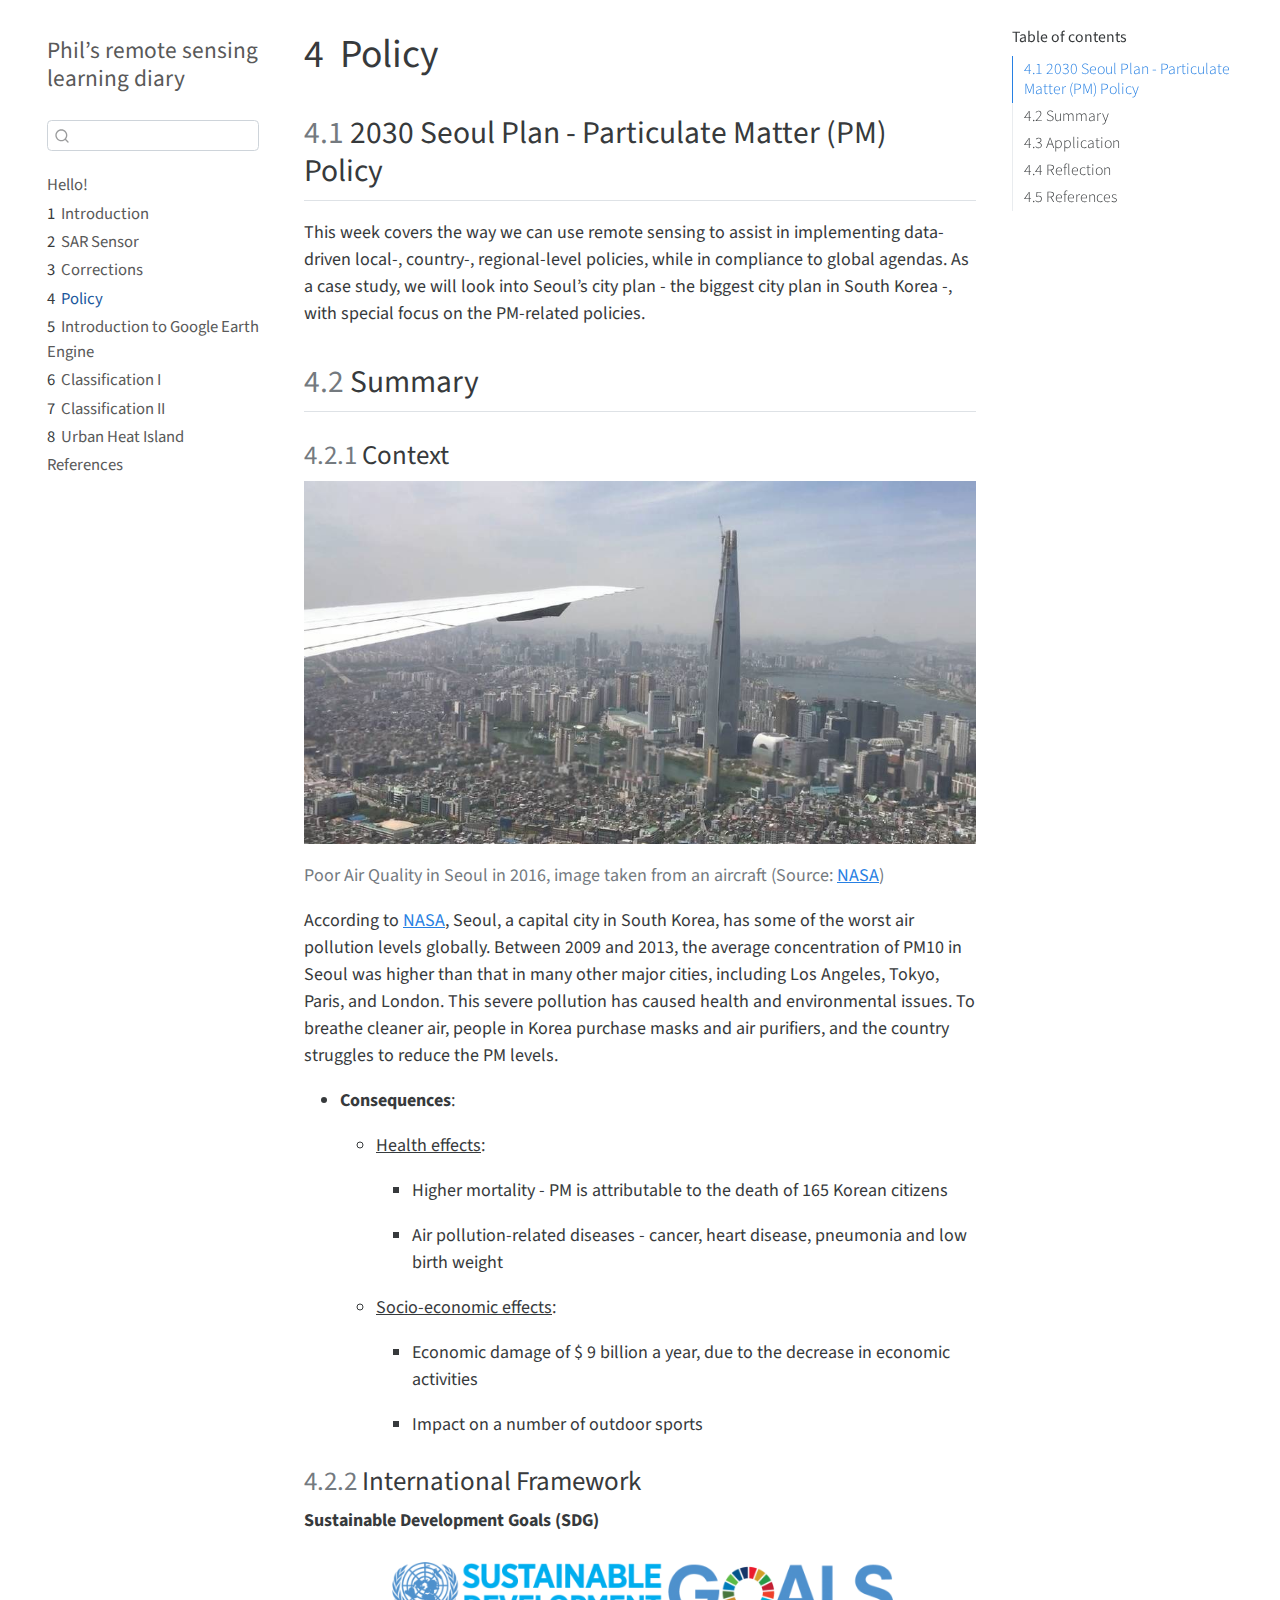
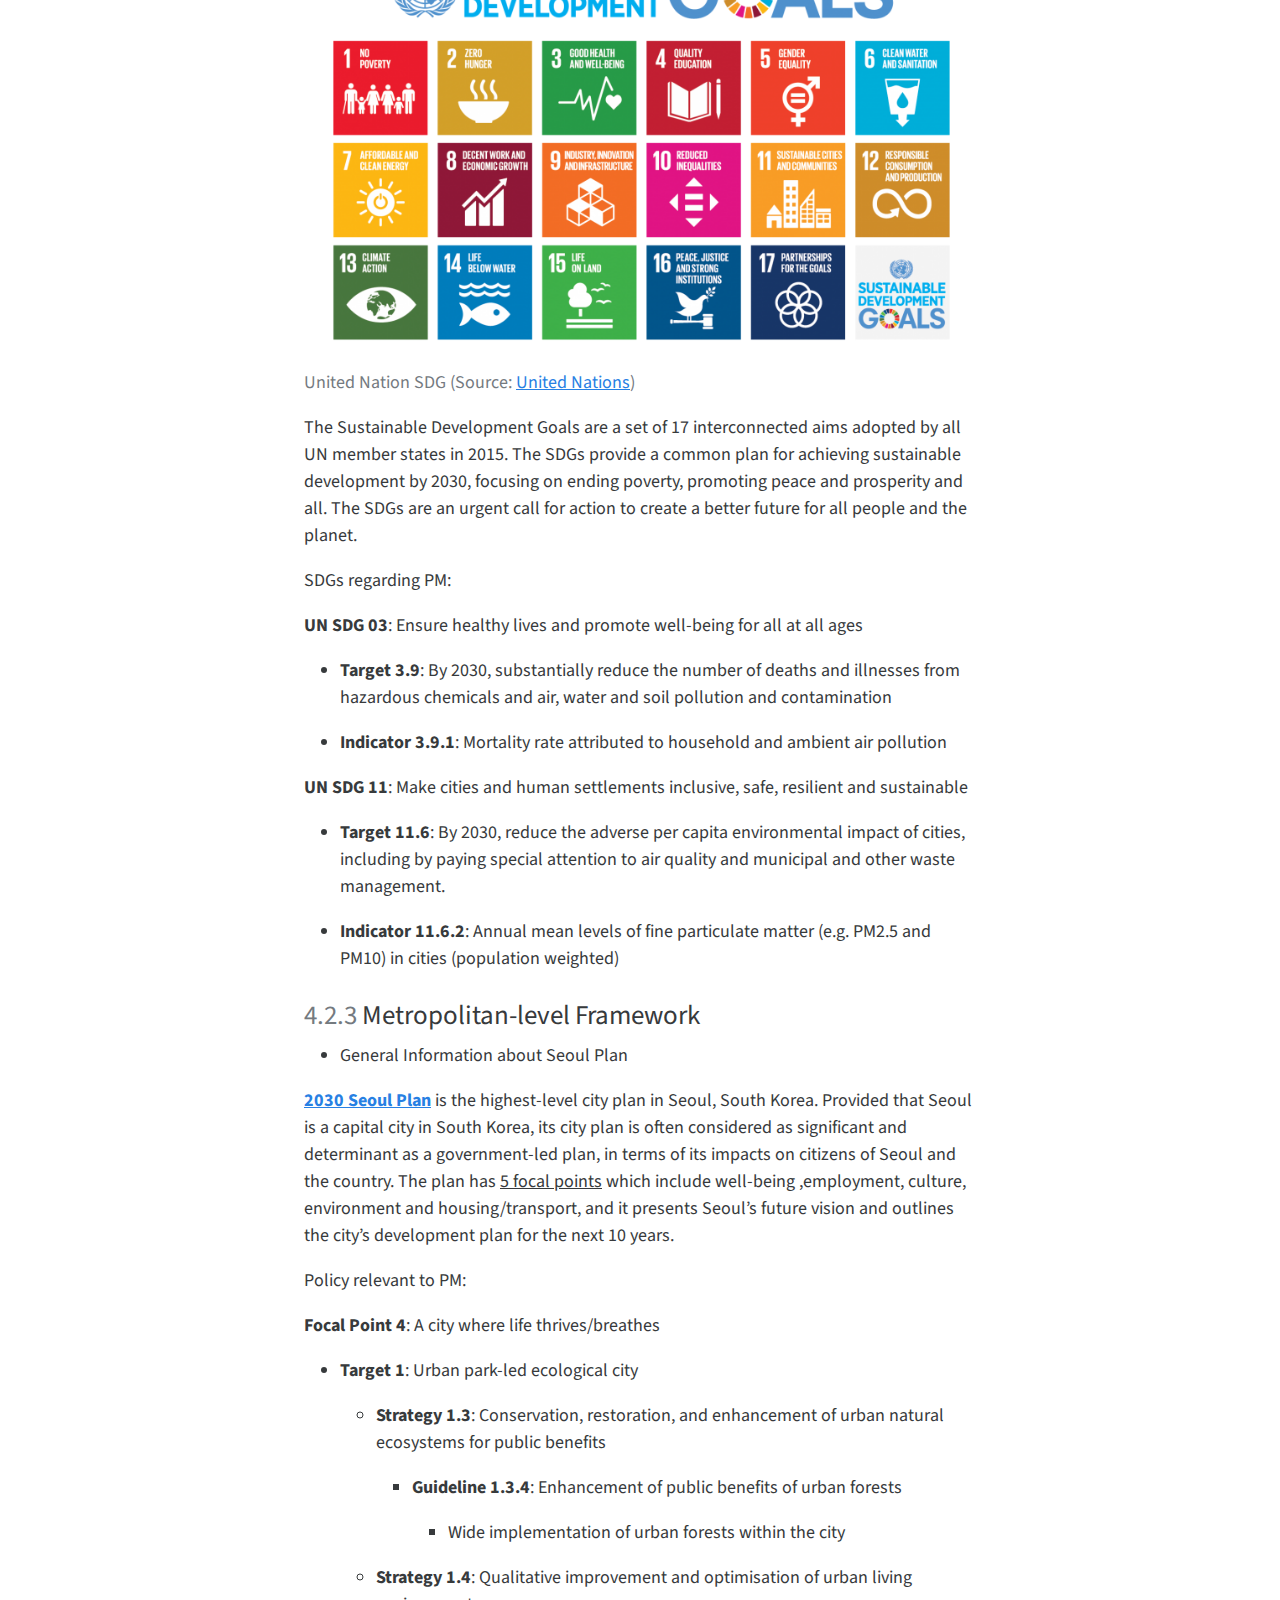
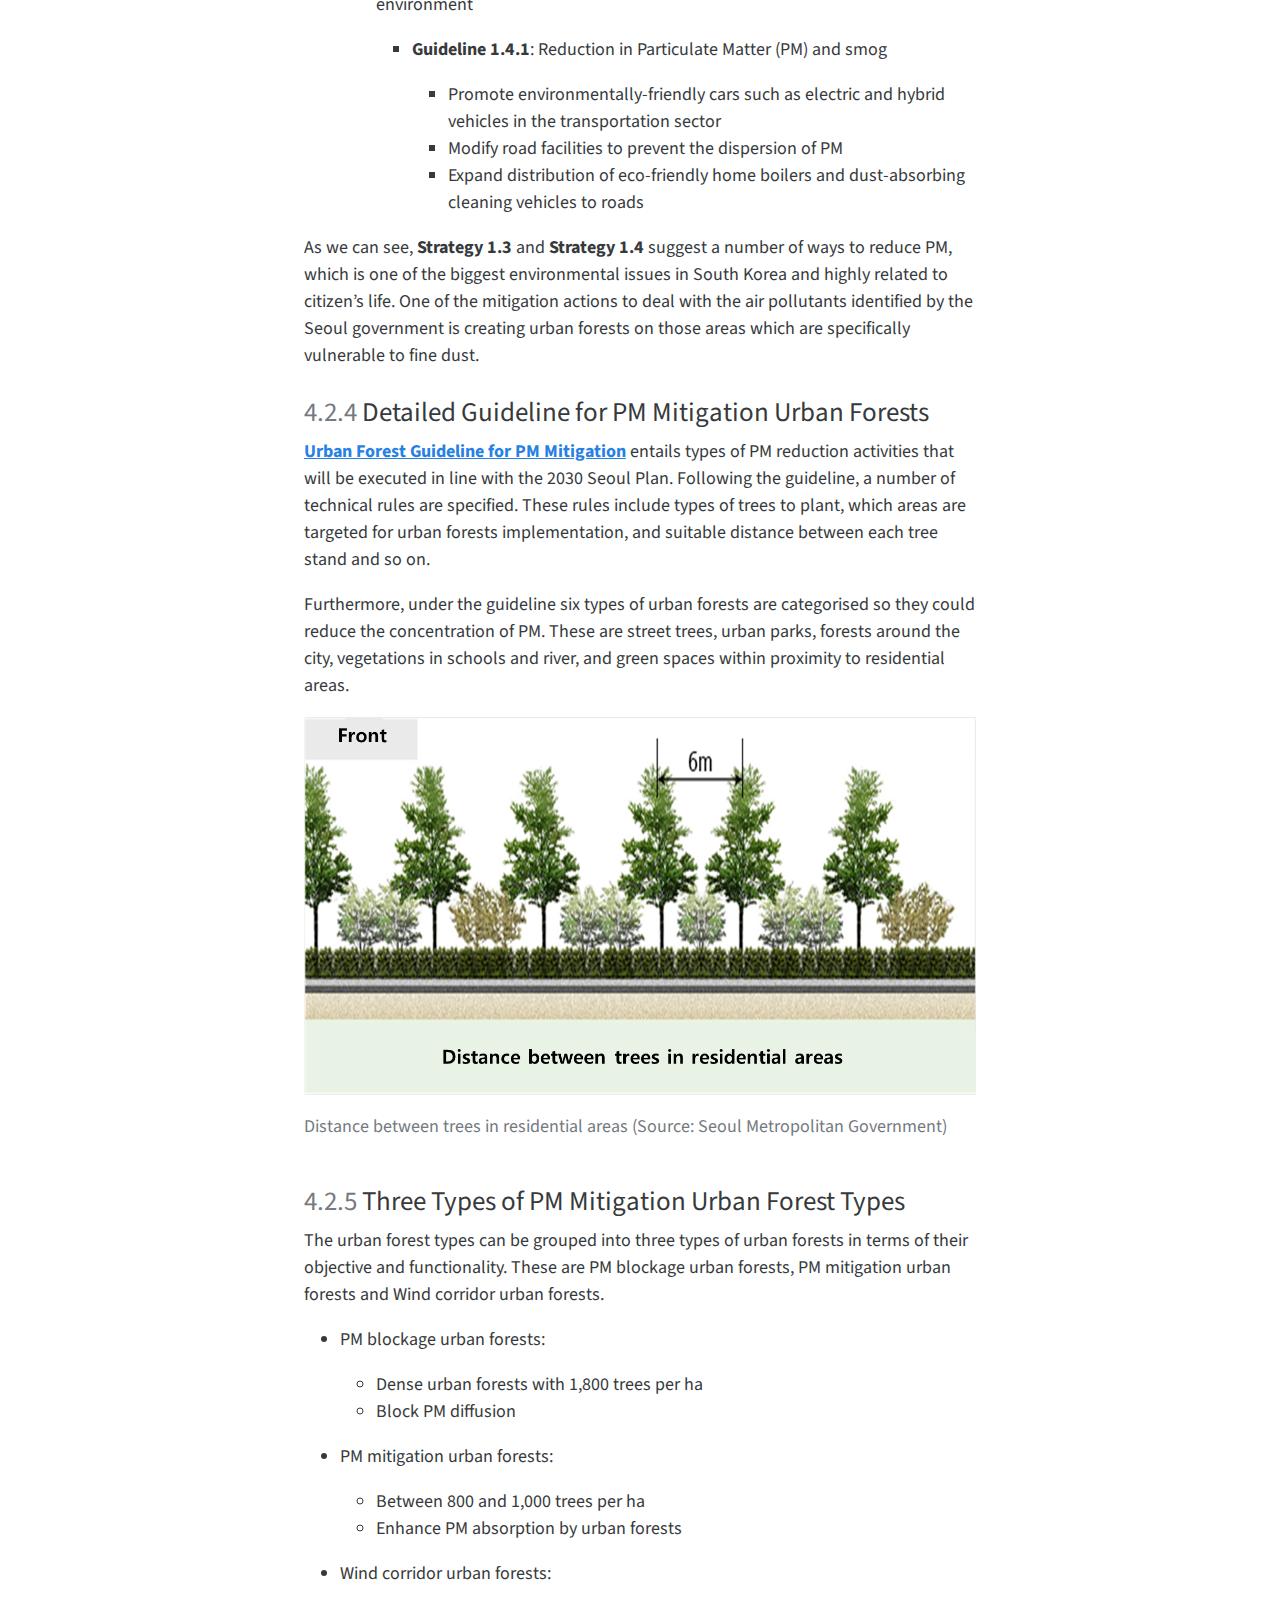
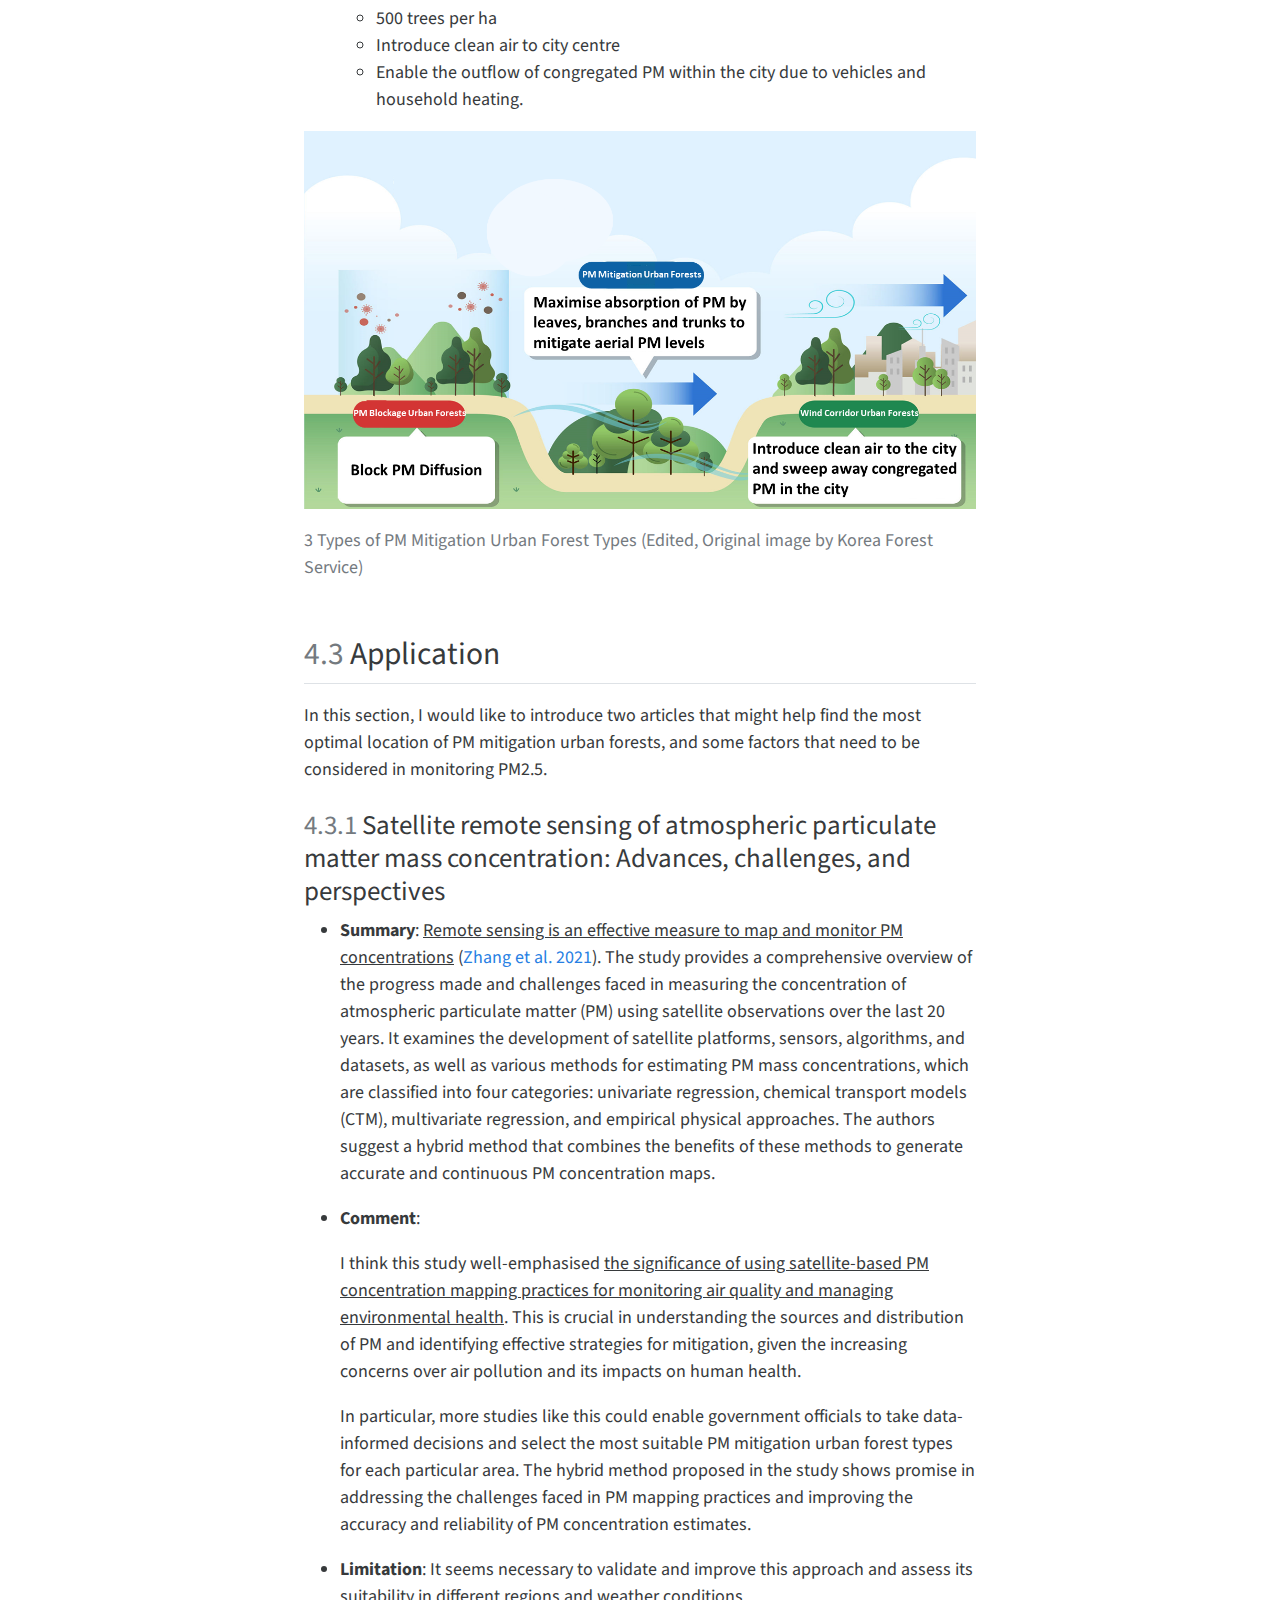
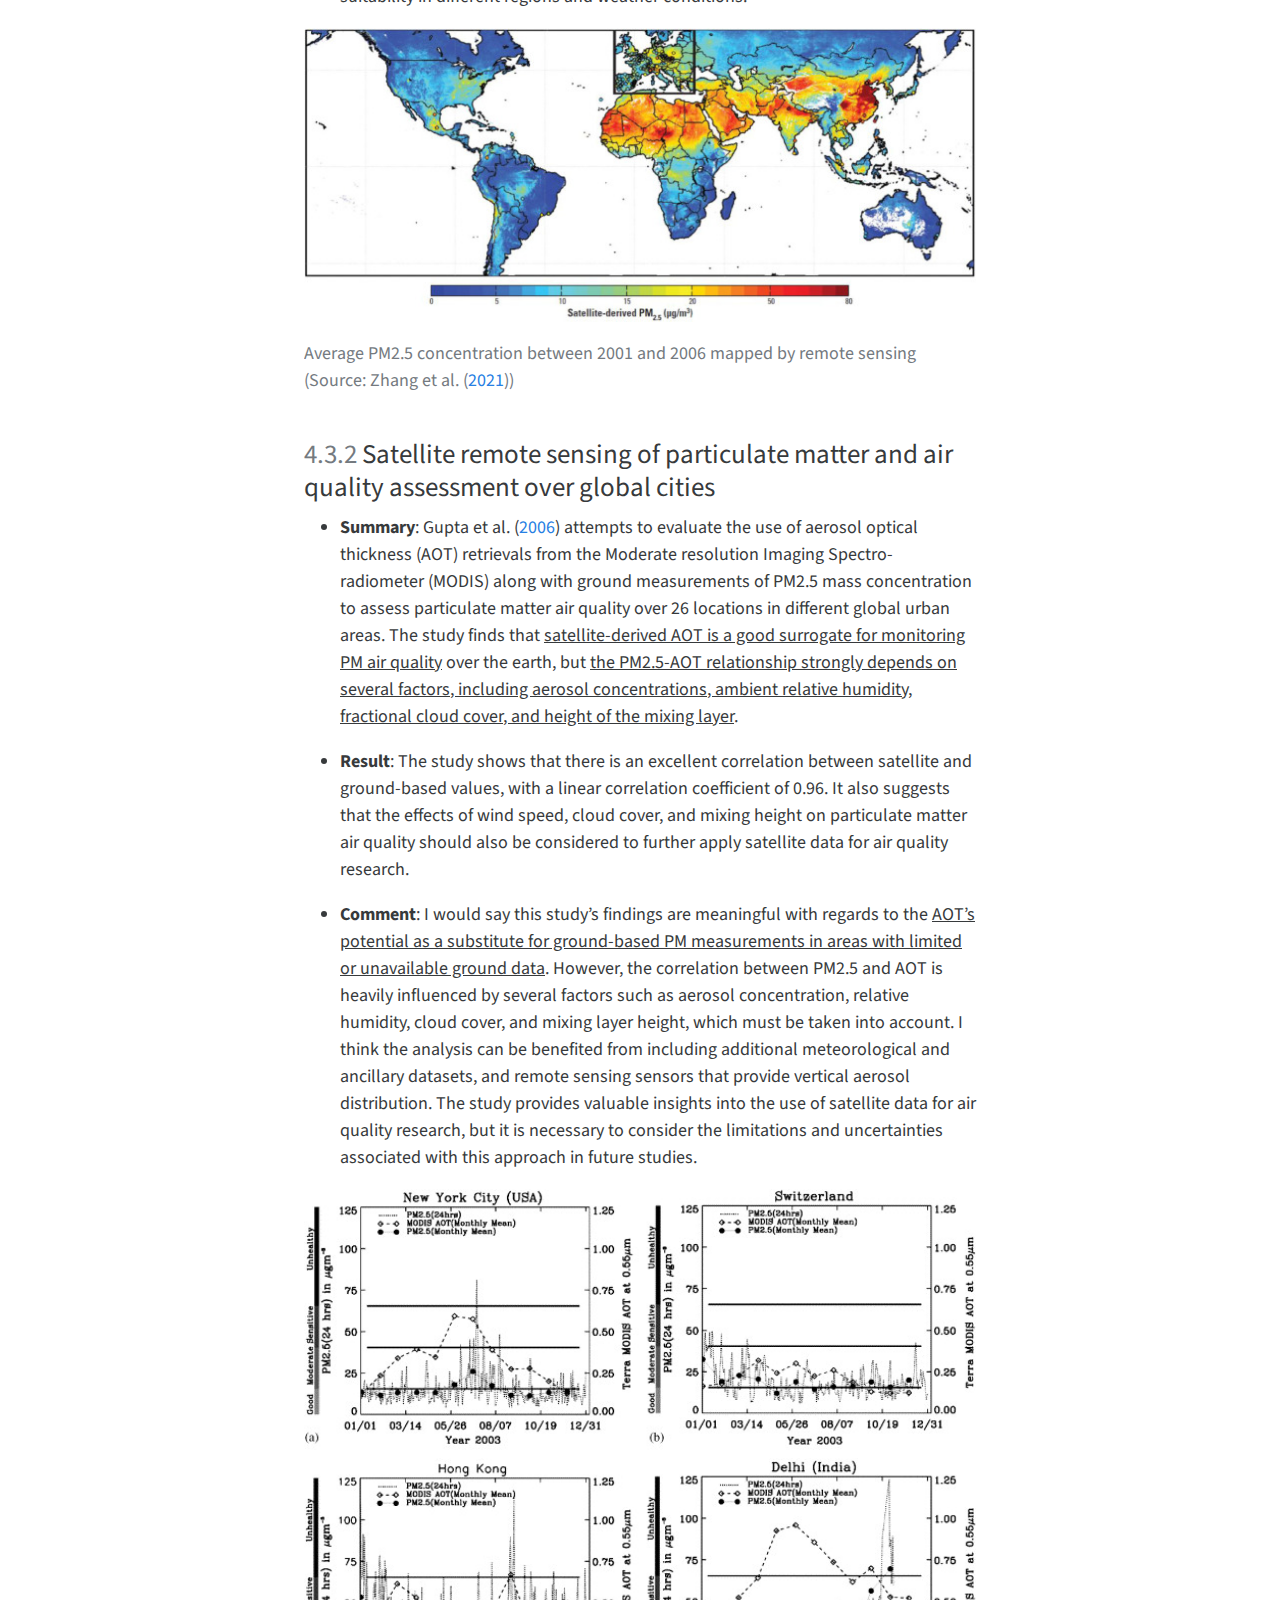
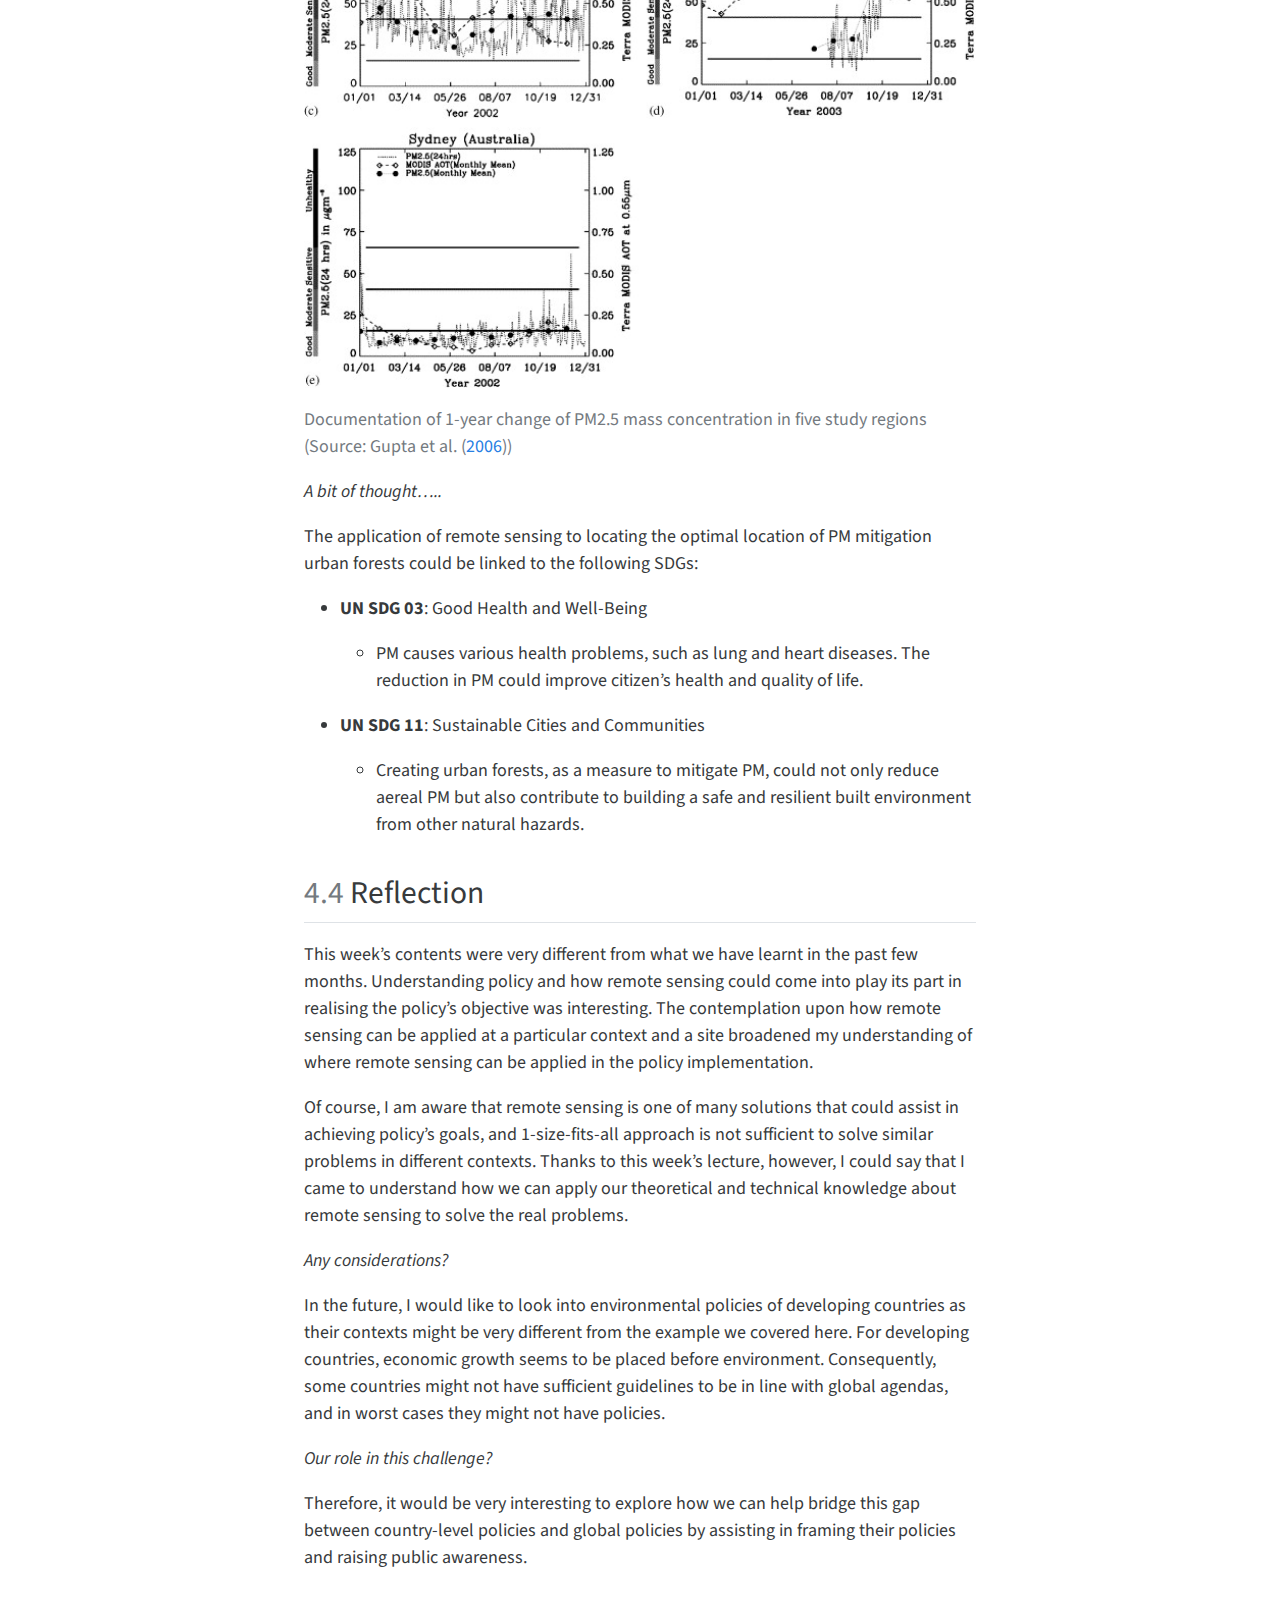
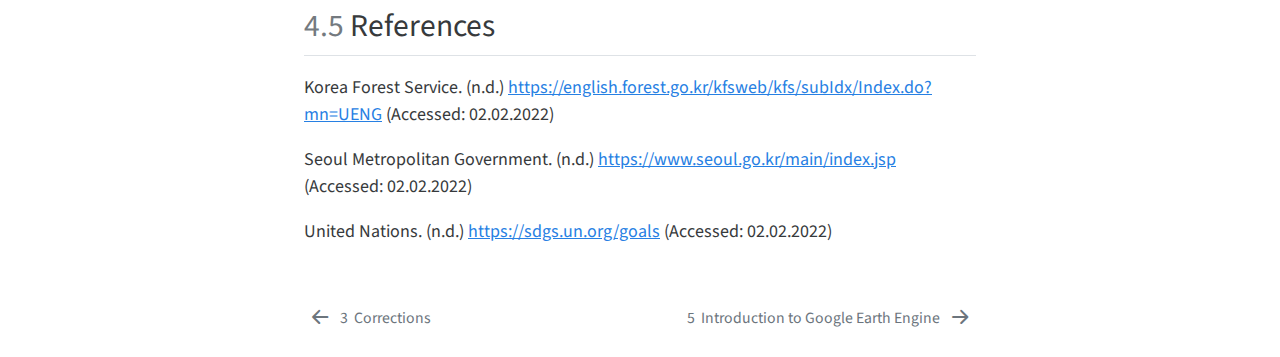
<file: docs/week_4.html>
<!DOCTYPE html>
<html xmlns="http://www.w3.org/1999/xhtml" lang="en" xml:lang="en"><head>

<meta charset="utf-8">
<meta name="generator" content="quarto-1.1.251">

<meta name="viewport" content="width=device-width, initial-scale=1.0, user-scalable=yes">


<title>Phil’s remote sensing learning diary - 4&nbsp; Policy</title>
<style>
code{white-space: pre-wrap;}
span.smallcaps{font-variant: small-caps;}
div.columns{display: flex; gap: min(4vw, 1.5em);}
div.column{flex: auto; overflow-x: auto;}
div.hanging-indent{margin-left: 1.5em; text-indent: -1.5em;}
ul.task-list{list-style: none;}
ul.task-list li input[type="checkbox"] {
  width: 0.8em;
  margin: 0 0.8em 0.2em -1.6em;
  vertical-align: middle;
}
div.csl-bib-body { }
div.csl-entry {
  clear: both;
}
.hanging div.csl-entry {
  margin-left:2em;
  text-indent:-2em;
}
div.csl-left-margin {
  min-width:2em;
  float:left;
}
div.csl-right-inline {
  margin-left:2em;
  padding-left:1em;
}
div.csl-indent {
  margin-left: 2em;
}
</style>


<script src="site_libs/quarto-nav/quarto-nav.js"></script>
<script src="site_libs/quarto-nav/headroom.min.js"></script>
<script src="site_libs/clipboard/clipboard.min.js"></script>
<script src="site_libs/quarto-search/autocomplete.umd.js"></script>
<script src="site_libs/quarto-search/fuse.min.js"></script>
<script src="site_libs/quarto-search/quarto-search.js"></script>
<meta name="quarto:offset" content="./">
<link href="./week_5.html" rel="next">
<link href="./week_3.html" rel="prev">
<script src="site_libs/quarto-html/quarto.js"></script>
<script src="site_libs/quarto-html/popper.min.js"></script>
<script src="site_libs/quarto-html/tippy.umd.min.js"></script>
<script src="site_libs/quarto-html/anchor.min.js"></script>
<link href="site_libs/quarto-html/tippy.css" rel="stylesheet">
<link href="site_libs/quarto-html/quarto-syntax-highlighting.css" rel="stylesheet" id="quarto-text-highlighting-styles">
<script src="site_libs/bootstrap/bootstrap.min.js"></script>
<link href="site_libs/bootstrap/bootstrap-icons.css" rel="stylesheet">
<link href="site_libs/bootstrap/bootstrap.min.css" rel="stylesheet" id="quarto-bootstrap" data-mode="light">
<script id="quarto-search-options" type="application/json">{
  "location": "sidebar",
  "copy-button": false,
  "collapse-after": 3,
  "panel-placement": "start",
  "type": "textbox",
  "limit": 20,
  "language": {
    "search-no-results-text": "No results",
    "search-matching-documents-text": "matching documents",
    "search-copy-link-title": "Copy link to search",
    "search-hide-matches-text": "Hide additional matches",
    "search-more-match-text": "more match in this document",
    "search-more-matches-text": "more matches in this document",
    "search-clear-button-title": "Clear",
    "search-detached-cancel-button-title": "Cancel",
    "search-submit-button-title": "Submit"
  }
}</script>


</head>

<body class="nav-sidebar floating">

<div id="quarto-search-results"></div>
  <header id="quarto-header" class="headroom fixed-top">
  <nav class="quarto-secondary-nav" data-bs-toggle="collapse" data-bs-target="#quarto-sidebar" aria-controls="quarto-sidebar" aria-expanded="false" aria-label="Toggle sidebar navigation" onclick="if (window.quartoToggleHeadroom) { window.quartoToggleHeadroom(); }">
    <div class="container-fluid d-flex justify-content-between">
      <h1 class="quarto-secondary-nav-title"><span class="chapter-number">4</span>&nbsp; <span class="chapter-title">Policy</span></h1>
      <button type="button" class="quarto-btn-toggle btn" aria-label="Show secondary navigation">
        <i class="bi bi-chevron-right"></i>
      </button>
    </div>
  </nav>
</header>
<!-- content -->
<div id="quarto-content" class="quarto-container page-columns page-rows-contents page-layout-article">
<!-- sidebar -->
  <nav id="quarto-sidebar" class="sidebar collapse sidebar-navigation floating overflow-auto">
    <div class="pt-lg-2 mt-2 text-left sidebar-header">
    <div class="sidebar-title mb-0 py-0">
      <a href="./">Phil’s remote sensing learning diary</a> 
    </div>
      </div>
      <div class="mt-2 flex-shrink-0 align-items-center">
        <div class="sidebar-search">
        <div id="quarto-search" class="" title="Search"></div>
        </div>
      </div>
    <div class="sidebar-menu-container"> 
    <ul class="list-unstyled mt-1">
        <li class="sidebar-item">
  <div class="sidebar-item-container"> 
  <a href="./index.html" class="sidebar-item-text sidebar-link">Hello!</a>
  </div>
</li>
        <li class="sidebar-item">
  <div class="sidebar-item-container"> 
  <a href="./week_1.html" class="sidebar-item-text sidebar-link"><span class="chapter-number">1</span>&nbsp; <span class="chapter-title">Introduction</span></a>
  </div>
</li>
        <li class="sidebar-item">
  <div class="sidebar-item-container"> 
  <a href="./week_2.html" class="sidebar-item-text sidebar-link"><span class="chapter-number">2</span>&nbsp; <span class="chapter-title">SAR Sensor</span></a>
  </div>
</li>
        <li class="sidebar-item">
  <div class="sidebar-item-container"> 
  <a href="./week_3.html" class="sidebar-item-text sidebar-link"><span class="chapter-number">3</span>&nbsp; <span class="chapter-title">Corrections</span></a>
  </div>
</li>
        <li class="sidebar-item">
  <div class="sidebar-item-container"> 
  <a href="./week_4.html" class="sidebar-item-text sidebar-link active"><span class="chapter-number">4</span>&nbsp; <span class="chapter-title">Policy</span></a>
  </div>
</li>
        <li class="sidebar-item">
  <div class="sidebar-item-container"> 
  <a href="./week_5.html" class="sidebar-item-text sidebar-link"><span class="chapter-number">5</span>&nbsp; <span class="chapter-title">Introduction to Google Earth Engine</span></a>
  </div>
</li>
        <li class="sidebar-item">
  <div class="sidebar-item-container"> 
  <a href="./week_6.html" class="sidebar-item-text sidebar-link"><span class="chapter-number">6</span>&nbsp; <span class="chapter-title">Classification I</span></a>
  </div>
</li>
        <li class="sidebar-item">
  <div class="sidebar-item-container"> 
  <a href="./week_7.html" class="sidebar-item-text sidebar-link"><span class="chapter-number">7</span>&nbsp; <span class="chapter-title">Classification II</span></a>
  </div>
</li>
        <li class="sidebar-item">
  <div class="sidebar-item-container"> 
  <a href="./week_8.html" class="sidebar-item-text sidebar-link"><span class="chapter-number">8</span>&nbsp; <span class="chapter-title">Urban Heat Island</span></a>
  </div>
</li>
        <li class="sidebar-item">
  <div class="sidebar-item-container"> 
  <a href="./references.html" class="sidebar-item-text sidebar-link">References</a>
  </div>
</li>
    </ul>
    </div>
</nav>
<!-- margin-sidebar -->
    <div id="quarto-margin-sidebar" class="sidebar margin-sidebar">
        <nav id="TOC" role="doc-toc" class="toc-active">
    <h2 id="toc-title">Table of contents</h2>
   
  <ul>
  <li><a href="#seoul-plan---particulate-matter-pm-policy" id="toc-seoul-plan---particulate-matter-pm-policy" class="nav-link active" data-scroll-target="#seoul-plan---particulate-matter-pm-policy"><span class="toc-section-number">4.1</span>  2030 Seoul Plan - Particulate Matter (PM) Policy</a></li>
  <li><a href="#summary" id="toc-summary" class="nav-link" data-scroll-target="#summary"><span class="toc-section-number">4.2</span>  Summary</a>
  <ul class="collapse">
  <li><a href="#context" id="toc-context" class="nav-link" data-scroll-target="#context"><span class="toc-section-number">4.2.1</span>  Context</a></li>
  <li><a href="#international-framework" id="toc-international-framework" class="nav-link" data-scroll-target="#international-framework"><span class="toc-section-number">4.2.2</span>  International Framework</a></li>
  <li><a href="#metropolitan-level-framework" id="toc-metropolitan-level-framework" class="nav-link" data-scroll-target="#metropolitan-level-framework"><span class="toc-section-number">4.2.3</span>  Metropolitan-level Framework</a></li>
  <li><a href="#detailed-guideline-for-pm-mitigation-urban-forests" id="toc-detailed-guideline-for-pm-mitigation-urban-forests" class="nav-link" data-scroll-target="#detailed-guideline-for-pm-mitigation-urban-forests"><span class="toc-section-number">4.2.4</span>  Detailed Guideline for PM Mitigation Urban Forests</a></li>
  <li><a href="#three-types-of-pm-mitigation-urban-forest-types" id="toc-three-types-of-pm-mitigation-urban-forest-types" class="nav-link" data-scroll-target="#three-types-of-pm-mitigation-urban-forest-types"><span class="toc-section-number">4.2.5</span>  Three Types of PM Mitigation Urban Forest Types</a></li>
  </ul></li>
  <li><a href="#application" id="toc-application" class="nav-link" data-scroll-target="#application"><span class="toc-section-number">4.3</span>  Application</a>
  <ul class="collapse">
  <li><a href="#satellite-remote-sensing-of-atmospheric-particulate-matter-mass-concentration-advances-challenges-and-perspectives" id="toc-satellite-remote-sensing-of-atmospheric-particulate-matter-mass-concentration-advances-challenges-and-perspectives" class="nav-link" data-scroll-target="#satellite-remote-sensing-of-atmospheric-particulate-matter-mass-concentration-advances-challenges-and-perspectives"><span class="toc-section-number">4.3.1</span>  Satellite remote sensing of atmospheric particulate matter mass concentration: Advances, challenges, and perspectives</a></li>
  <li><a href="#satellite-remote-sensing-of-particulate-matter-and-air-quality-assessment-over-global-cities" id="toc-satellite-remote-sensing-of-particulate-matter-and-air-quality-assessment-over-global-cities" class="nav-link" data-scroll-target="#satellite-remote-sensing-of-particulate-matter-and-air-quality-assessment-over-global-cities"><span class="toc-section-number">4.3.2</span>  Satellite remote sensing of particulate matter and air quality assessment over global cities</a></li>
  </ul></li>
  <li><a href="#reflection" id="toc-reflection" class="nav-link" data-scroll-target="#reflection"><span class="toc-section-number">4.4</span>  Reflection</a></li>
  <li><a href="#references" id="toc-references" class="nav-link" data-scroll-target="#references"><span class="toc-section-number">4.5</span>  References</a></li>
  </ul>
</nav>
    </div>
<!-- main -->
<main class="content" id="quarto-document-content">

<header id="title-block-header" class="quarto-title-block default">
<div class="quarto-title">
<h1 class="title d-none d-lg-block"><span class="chapter-number">4</span>&nbsp; <span class="chapter-title">Policy</span></h1>
</div>



<div class="quarto-title-meta">

    
    
  </div>
  

</header>

<section id="seoul-plan---particulate-matter-pm-policy" class="level2" data-number="4.1">
<h2 data-number="4.1" class="anchored" data-anchor-id="seoul-plan---particulate-matter-pm-policy"><span class="header-section-number">4.1</span> 2030 Seoul Plan - Particulate Matter (PM) Policy</h2>
<p>This week covers the way we can use remote sensing to assist in implementing data-driven local-, country-, regional-level policies, while in compliance to global agendas. As a case study, we will look into Seoul’s city plan - the biggest city plan in South Korea -, with special focus on the PM-related policies.</p>
</section>
<section id="summary" class="level2" data-number="4.2">
<h2 data-number="4.2" class="anchored" data-anchor-id="summary"><span class="header-section-number">4.2</span> Summary</h2>
<section id="context" class="level3" data-number="4.2.1">
<h3 data-number="4.2.1" class="anchored" data-anchor-id="context"><span class="header-section-number">4.2.1</span> Context</h3>
<div class="cell" data-layout-align="center">
<div class="cell-output-display">
<div class="quarto-figure quarto-figure-center">
<figure class="figure">
<p><img src="img/photo_seoul_nasa.jpg" style="width:100.0%;height:50.0%" class="figure-img"></p>
<p></p><figcaption class="figure-caption">Poor Air Quality in Seoul in 2016, image taken from an aircraft (Source: <a href="https://www.nasa.gov/feature/early-airborne-results-address-south-korean-air-quality">NASA</a>)</figcaption><p></p>
</figure>
</div>
</div>
</div>
<p>According to <a href="https://www.nasa.gov/feature/early-airborne-results-address-south-korean-air-quality">NASA</a>, Seoul, a capital city in South Korea, has some of the worst air pollution levels globally. Between 2009 and 2013, the average concentration of PM10 in Seoul was higher than that in many other major cities, including Los Angeles, Tokyo, Paris, and London. This severe pollution has caused health and environmental issues. To breathe cleaner air, people in Korea purchase masks and air purifiers, and the country struggles to reduce the PM levels.</p>
<ul>
<li><p><strong>Consequences</strong>:</p>
<ul>
<li><p><u>Health effects</u>:</p>
<ul>
<li><p>Higher mortality - PM is attributable to the death of 165 Korean citizens</p></li>
<li><p>Air pollution-related diseases - cancer, heart disease, pneumonia and low birth weight</p></li>
</ul></li>
<li><p><u>Socio-economic effects</u>:</p>
<ul>
<li><p>Economic damage of $ 9 billion a year, due to the decrease in economic activities</p></li>
<li><p>Impact on a number of outdoor sports</p></li>
</ul></li>
</ul></li>
</ul>
</section>
<section id="international-framework" class="level3" data-number="4.2.2">
<h3 data-number="4.2.2" class="anchored" data-anchor-id="international-framework"><span class="header-section-number">4.2.2</span> International Framework</h3>
<p><strong>Sustainable Development Goals (SDG)</strong></p>
<div class="cell" data-layout-align="center">
<div class="cell-output-display">
<div class="quarto-figure quarto-figure-center">
<figure class="figure">
<p><img src="img/sdg.png" style="width:100.0%;height:50.0%" class="figure-img"></p>
<p></p><figcaption class="figure-caption">United Nation SDG (Source: <a href="https://sdgs.un.org/goals">United Nations</a>)</figcaption><p></p>
</figure>
</div>
</div>
</div>
<p>The Sustainable Development Goals are a set of 17 interconnected aims adopted by all UN member states in 2015. The SDGs provide a common plan for achieving sustainable development by 2030, focusing on ending poverty, promoting peace and prosperity and all. The SDGs are an urgent call for action to create a better future for all people and the planet.</p>
<p>SDGs regarding PM:</p>
<p><strong>UN SDG 03</strong>: Ensure healthy lives and promote well-being for all at all ages</p>
<ul>
<li><p><strong>Target 3.9</strong>: By 2030, substantially reduce the number of deaths and illnesses from hazardous chemicals and air, water and soil pollution and contamination</p></li>
<li><p><strong>Indicator 3.9.1</strong>: Mortality rate attributed to household and ambient air pollution</p></li>
</ul>
<p><strong>UN SDG 11</strong>: Make cities and human settlements inclusive, safe, resilient and sustainable</p>
<ul>
<li><p><strong>Target 11.6</strong>: By 2030, reduce the adverse per capita environmental impact of cities, including by paying special attention to air quality and municipal and other waste management.</p></li>
<li><p><strong>Indicator 11.6.2</strong>: Annual mean levels of fine particulate matter (e.g.&nbsp;PM2.5 and PM10) in cities (population weighted)</p></li>
</ul>
</section>
<section id="metropolitan-level-framework" class="level3" data-number="4.2.3">
<h3 data-number="4.2.3" class="anchored" data-anchor-id="metropolitan-level-framework"><span class="header-section-number">4.2.3</span> Metropolitan-level Framework</h3>
<ul>
<li>General Information about Seoul Plan</li>
</ul>
<p><a href="https://urban.seoul.go.kr/view/html/PMNU2020000000"><strong>2030 Seoul Plan</strong></a> is the highest-level city plan in Seoul, South Korea. Provided that Seoul is a capital city in South Korea, its city plan is often considered as significant and determinant as a government-led plan, in terms of its impacts on citizens of Seoul and the country. The plan has <u>5 focal points</u> which include well-being ,employment, culture, environment and housing/transport, and it presents Seoul’s future vision and outlines the city’s development plan for the next 10 years.</p>
<p>Policy relevant to PM:</p>
<p><strong>Focal Point 4</strong>: A city where life thrives/breathes</p>
<ul>
<li><p><strong>Target 1</strong>: Urban park-led ecological city</p>
<ul>
<li><p><strong>Strategy 1.3</strong>: Conservation, restoration, and enhancement of urban natural ecosystems for public benefits</p>
<ul>
<li><p><strong>Guideline 1.3.4</strong>: Enhancement of public benefits of urban forests</p>
<ul>
<li>Wide implementation of urban forests within the city</li>
</ul></li>
</ul></li>
<li><p><strong>Strategy 1.4</strong>: Qualitative improvement and optimisation of urban living environment</p>
<ul>
<li><p><strong>Guideline 1.4.1</strong>: Reduction in Particulate Matter (PM) and smog</p>
<ul>
<li>Promote environmentally-friendly cars such as electric and hybrid vehicles in the transportation sector</li>
<li>Modify road facilities to prevent the dispersion of PM</li>
<li>Expand distribution of eco-friendly home boilers and dust-absorbing cleaning vehicles to roads</li>
</ul></li>
</ul></li>
</ul></li>
</ul>
<p>As we can see, <strong>Strategy 1.3</strong> and <strong>Strategy 1.4</strong> suggest a number of ways to reduce PM, which is one of the biggest environmental issues in South Korea and highly related to citizen’s life. One of the mitigation actions to deal with the air pollutants identified by the Seoul government is creating urban forests on those areas which are specifically vulnerable to fine dust.</p>
</section>
<section id="detailed-guideline-for-pm-mitigation-urban-forests" class="level3" data-number="4.2.4">
<h3 data-number="4.2.4" class="anchored" data-anchor-id="detailed-guideline-for-pm-mitigation-urban-forests"><span class="header-section-number">4.2.4</span> Detailed Guideline for PM Mitigation Urban Forests</h3>
<p><a href="https://www.seoul.go.kr/main/index.jsp"><strong>Urban Forest Guideline for PM Mitigation</strong></a> entails types of PM reduction activities that will be executed in line with the 2030 Seoul Plan. Following the guideline, a number of technical rules are specified. These rules include types of trees to plant, which areas are targeted for urban forests implementation, and suitable distance between each tree stand and so on.</p>
<p>Furthermore, under the guideline six types of urban forests are categorised so they could reduce the concentration of PM. These are street trees, urban parks, forests around the city, vegetations in schools and river, and green spaces within proximity to residential areas.</p>
<div class="cell" data-layout-align="center">
<div class="cell-output-display">
<div class="quarto-figure quarto-figure-center">
<figure class="figure">
<p><img src="img/dist.png" style="width:100.0%;height:50.0%" class="figure-img"></p>
<p></p><figcaption class="figure-caption">Distance between trees in residential areas (Source: Seoul Metropolitan Government)</figcaption><p></p>
</figure>
</div>
</div>
</div>
</section>
<section id="three-types-of-pm-mitigation-urban-forest-types" class="level3" data-number="4.2.5">
<h3 data-number="4.2.5" class="anchored" data-anchor-id="three-types-of-pm-mitigation-urban-forest-types"><span class="header-section-number">4.2.5</span> Three Types of PM Mitigation Urban Forest Types</h3>
<p>The urban forest types can be grouped into three types of urban forests in terms of their objective and functionality. These are PM blockage urban forests, PM mitigation urban forests and Wind corridor urban forests.</p>
<ul>
<li><p>PM blockage urban forests:</p>
<ul>
<li>Dense urban forests with 1,800 trees per ha</li>
<li>Block PM diffusion</li>
</ul></li>
<li><p>PM mitigation urban forests:</p>
<ul>
<li>Between 800 and 1,000 trees per ha</li>
<li>Enhance PM absorption by urban forests</li>
</ul></li>
<li><p>Wind corridor urban forests:</p>
<ul>
<li>500 trees per ha</li>
<li>Introduce clean air to city centre</li>
<li>Enable the outflow of congregated PM within the city due to vehicles and household heating.</li>
</ul></li>
</ul>
<div class="cell" data-layout-align="center">
<div class="cell-output-display">
<div class="quarto-figure quarto-figure-center">
<figure class="figure">
<p><img src="img/type.png" style="width:100.0%;height:50.0%" class="figure-img"></p>
<p></p><figcaption class="figure-caption">3 Types of PM Mitigation Urban Forest Types (Edited, Original image by Korea Forest Service)</figcaption><p></p>
</figure>
</div>
</div>
</div>
</section>
</section>
<section id="application" class="level2" data-number="4.3">
<h2 data-number="4.3" class="anchored" data-anchor-id="application"><span class="header-section-number">4.3</span> Application</h2>
<p>In this section, I would like to introduce two articles that might help find the most optimal location of PM mitigation urban forests, and some factors that need to be considered in monitoring PM2.5.</p>
<section id="satellite-remote-sensing-of-atmospheric-particulate-matter-mass-concentration-advances-challenges-and-perspectives" class="level3" data-number="4.3.1">
<h3 data-number="4.3.1" class="anchored" data-anchor-id="satellite-remote-sensing-of-atmospheric-particulate-matter-mass-concentration-advances-challenges-and-perspectives"><span class="header-section-number">4.3.1</span> Satellite remote sensing of atmospheric particulate matter mass concentration: Advances, challenges, and perspectives</h3>
<ul>
<li><p><strong>Summary</strong>: <u>Remote sensing is an effective measure to map and monitor PM concentrations</u> <span class="citation" data-cites="zhang2021">(<a href="references.html#ref-zhang2021" role="doc-biblioref">Zhang et al. 2021</a>)</span>. The study provides a comprehensive overview of the progress made and challenges faced in measuring the concentration of atmospheric particulate matter (PM) using satellite observations over the last 20 years. It examines the development of satellite platforms, sensors, algorithms, and datasets, as well as various methods for estimating PM mass concentrations, which are classified into four categories: univariate regression, chemical transport models (CTM), multivariate regression, and empirical physical approaches. The authors suggest a hybrid method that combines the benefits of these methods to generate accurate and continuous PM concentration maps.</p></li>
<li><p><strong>Comment</strong>:</p>
<p>I think this study well-emphasised <u>the significance of using satellite-based PM concentration mapping practices for monitoring air quality and managing environmental health</u>. This is crucial in understanding the sources and distribution of PM and identifying effective strategies for mitigation, given the increasing concerns over air pollution and its impacts on human health.</p>
<p>In particular, more studies like this could enable government officials to take data-informed decisions and select the most suitable PM mitigation urban forest types for each particular area. The hybrid method proposed in the study shows promise in addressing the challenges faced in PM mapping practices and improving the accuracy and reliability of PM concentration estimates.</p></li>
<li><p><strong>Limitation</strong>: It seems necessary to validate and improve this approach and assess its suitability in different regions and weather conditions.</p></li>
</ul>
<div class="cell" data-layout-align="center">
<div class="cell-output-display">
<div class="quarto-figure quarto-figure-center">
<figure class="figure">
<p><img src="img/pmmapping.jpg" style="width:100.0%;height:50.0%" class="figure-img"></p>
<p></p><figcaption class="figure-caption">Average PM2.5 concentration between 2001 and 2006 mapped by remote sensing (Source: <span class="citation" data-cites="zhang2021">Zhang et al. (<a href="references.html#ref-zhang2021" role="doc-biblioref">2021</a>)</span>)</figcaption><p></p>
</figure>
</div>
</div>
</div>
</section>
<section id="satellite-remote-sensing-of-particulate-matter-and-air-quality-assessment-over-global-cities" class="level3" data-number="4.3.2">
<h3 data-number="4.3.2" class="anchored" data-anchor-id="satellite-remote-sensing-of-particulate-matter-and-air-quality-assessment-over-global-cities"><span class="header-section-number">4.3.2</span> Satellite remote sensing of particulate matter and air quality assessment over global cities</h3>
<ul>
<li><p><strong>Summary</strong>: <span class="citation" data-cites="gupta2006">Gupta et al. (<a href="references.html#ref-gupta2006" role="doc-biblioref">2006</a>)</span> attempts to evaluate the use of aerosol optical thickness (AOT) retrievals from the Moderate resolution Imaging Spectro-radiometer (MODIS) along with ground measurements of PM2.5 mass concentration to assess particulate matter air quality over 26 locations in different global urban areas. The study finds that <u>satellite-derived AOT is a good surrogate for monitoring PM air quality</u> over the earth, but <u>the PM2.5-AOT relationship strongly depends on several factors, including aerosol concentrations, ambient relative humidity, fractional cloud cover, and height of the mixing layer</u>.</p></li>
<li><p><strong>Result</strong>: The study shows that there is an excellent correlation between satellite and ground-based values, with a linear correlation coefficient of 0.96. It also suggests that the effects of wind speed, cloud cover, and mixing height on particulate matter air quality should also be considered to further apply satellite data for air quality research.</p></li>
<li><p><strong>Comment</strong>: I would say this study’s findings are meaningful with regards to the <u>AOT’s potential as a substitute for ground-based PM measurements in areas with limited or unavailable ground data</u>. However, the correlation between PM2.5 and AOT is heavily influenced by several factors such as aerosol concentration, relative humidity, cloud cover, and mixing layer height, which must be taken into account. I think the analysis can be benefited from including additional meteorological and ancillary datasets, and remote sensing sensors that provide vertical aerosol distribution. The study provides valuable insights into the use of satellite data for air quality research, but it is necessary to consider the limitations and uncertainties associated with this approach in future studies.</p></li>
</ul>
<div class="cell" data-layout-align="center">
<div class="cell-output-display">
<div class="quarto-figure quarto-figure-center">
<figure class="figure">
<p><img src="img/pmlevels.jpg" style="width:100.0%;height:50.0%" class="figure-img"></p>
<p></p><figcaption class="figure-caption">Documentation of 1-year change of PM2.5 mass concentration in five study regions (Source: <span class="citation" data-cites="gupta2006">Gupta et al. (<a href="references.html#ref-gupta2006" role="doc-biblioref">2006</a>)</span>)</figcaption><p></p>
</figure>
</div>
</div>
</div>
<p><em>A bit of thought…..</em></p>
<p>The application of remote sensing to locating the optimal location of PM mitigation urban forests could be linked to the following SDGs:</p>
<ul>
<li><p><strong>UN SDG 03</strong>: Good Health and Well-Being</p>
<ul>
<li>PM causes various health problems, such as lung and heart diseases. The reduction in PM could improve citizen’s health and quality of life.</li>
</ul></li>
<li><p><strong>UN SDG 11</strong>: Sustainable Cities and Communities</p>
<ul>
<li>Creating urban forests, as a measure to mitigate PM, could not only reduce aereal PM but also contribute to building a safe and resilient built environment from other natural hazards.</li>
</ul></li>
</ul>
</section>
</section>
<section id="reflection" class="level2" data-number="4.4">
<h2 data-number="4.4" class="anchored" data-anchor-id="reflection"><span class="header-section-number">4.4</span> Reflection</h2>
<p>This week’s contents were very different from what we have learnt in the past few months. Understanding policy and how remote sensing could come into play its part in realising the policy’s objective was interesting. The contemplation upon how remote sensing can be applied at a particular context and a site broadened my understanding of where remote sensing can be applied in the policy implementation.</p>
<p>Of course, I am aware that remote sensing is one of many solutions that could assist in achieving policy’s goals, and 1-size-fits-all approach is not sufficient to solve similar problems in different contexts. Thanks to this week’s lecture, however, I could say that I came to understand how we can apply our theoretical and technical knowledge about remote sensing to solve the real problems.</p>
<p><em>Any considerations?</em></p>
<p>In the future, I would like to look into environmental policies of developing countries as their contexts might be very different from the example we covered here. For developing countries, economic growth seems to be placed before environment. Consequently, some countries might not have sufficient guidelines to be in line with global agendas, and in worst cases they might not have policies.</p>
<p><em>Our role in this challenge?</em></p>
<p>Therefore, it would be very interesting to explore how we can help bridge this gap between country-level policies and global policies by assisting in framing their policies and raising public awareness.</p>
</section>
<section id="references" class="level2" data-number="4.5">
<h2 data-number="4.5" class="anchored" data-anchor-id="references"><span class="header-section-number">4.5</span> References</h2>
<p>Korea Forest Service. (n.d.) <a href="https://english.forest.go.kr/kfsweb/kfs/subIdx/Index.do?mn=UENG" class="uri">https://english.forest.go.kr/kfsweb/kfs/subIdx/Index.do?mn=UENG</a> (Accessed: 02.02.2022)</p>
<p>Seoul Metropolitan Government. (n.d.) <a href="https://www.seoul.go.kr/main/index.jsp" class="uri">https://www.seoul.go.kr/main/index.jsp</a> (Accessed: 02.02.2022)</p>
<p>United Nations. (n.d.) <a href="https://sdgs.un.org/goals" class="uri">https://sdgs.un.org/goals</a> (Accessed: 02.02.2022)</p>


<div id="refs" class="references csl-bib-body hanging-indent" role="doc-bibliography" style="display: none">
<div id="ref-gupta2006" class="csl-entry" role="doc-biblioentry">
Gupta, Pawan, Sundar A. Christopher, Jun Wang, Robert Gehrig, Yc Lee, and Naresh Kumar. 2006. <span>“Satellite Remote Sensing of Particulate Matter and Air Quality Assessment over Global Cities.”</span> <em>Atmospheric Environment</em> 40 (30): 5880–92. https://doi.org/<a href="https://doi.org/10.1016/j.atmosenv.2006.03.016">https://doi.org/10.1016/j.atmosenv.2006.03.016</a>.
</div>
<div id="ref-zhang2021" class="csl-entry" role="doc-biblioentry">
Zhang, Ying, Zhengqiang Li, Kaixu Bai, Yuanyuan Wei, Yisong Xie, Yuanxun Zhang, Yang Ou, et al. 2021. <span>“Satellite Remote Sensing of Atmospheric Particulate Matter Mass Concentration: Advances, Challenges, and Perspectives.”</span> <em>Fundamental Research</em> 1 (3): 240–58. https://doi.org/<a href="https://doi.org/10.1016/j.fmre.2021.04.007">https://doi.org/10.1016/j.fmre.2021.04.007</a>.
</div>
</div>
</section>

</main> <!-- /main -->
<script id="quarto-html-after-body" type="application/javascript">
window.document.addEventListener("DOMContentLoaded", function (event) {
  const toggleBodyColorMode = (bsSheetEl) => {
    const mode = bsSheetEl.getAttribute("data-mode");
    const bodyEl = window.document.querySelector("body");
    if (mode === "dark") {
      bodyEl.classList.add("quarto-dark");
      bodyEl.classList.remove("quarto-light");
    } else {
      bodyEl.classList.add("quarto-light");
      bodyEl.classList.remove("quarto-dark");
    }
  }
  const toggleBodyColorPrimary = () => {
    const bsSheetEl = window.document.querySelector("link#quarto-bootstrap");
    if (bsSheetEl) {
      toggleBodyColorMode(bsSheetEl);
    }
  }
  toggleBodyColorPrimary();  
  const icon = "";
  const anchorJS = new window.AnchorJS();
  anchorJS.options = {
    placement: 'right',
    icon: icon
  };
  anchorJS.add('.anchored');
  const clipboard = new window.ClipboardJS('.code-copy-button', {
    target: function(trigger) {
      return trigger.previousElementSibling;
    }
  });
  clipboard.on('success', function(e) {
    // button target
    const button = e.trigger;
    // don't keep focus
    button.blur();
    // flash "checked"
    button.classList.add('code-copy-button-checked');
    var currentTitle = button.getAttribute("title");
    button.setAttribute("title", "Copied!");
    setTimeout(function() {
      button.setAttribute("title", currentTitle);
      button.classList.remove('code-copy-button-checked');
    }, 1000);
    // clear code selection
    e.clearSelection();
  });
  function tippyHover(el, contentFn) {
    const config = {
      allowHTML: true,
      content: contentFn,
      maxWidth: 500,
      delay: 100,
      arrow: false,
      appendTo: function(el) {
          return el.parentElement;
      },
      interactive: true,
      interactiveBorder: 10,
      theme: 'quarto',
      placement: 'bottom-start'
    };
    window.tippy(el, config); 
  }
  const noterefs = window.document.querySelectorAll('a[role="doc-noteref"]');
  for (var i=0; i<noterefs.length; i++) {
    const ref = noterefs[i];
    tippyHover(ref, function() {
      // use id or data attribute instead here
      let href = ref.getAttribute('data-footnote-href') || ref.getAttribute('href');
      try { href = new URL(href).hash; } catch {}
      const id = href.replace(/^#\/?/, "");
      const note = window.document.getElementById(id);
      return note.innerHTML;
    });
  }
  var bibliorefs = window.document.querySelectorAll('a[role="doc-biblioref"]');
  for (var i=0; i<bibliorefs.length; i++) {
    const ref = bibliorefs[i];
    const cites = ref.parentNode.getAttribute('data-cites').split(' ');
    tippyHover(ref, function() {
      var popup = window.document.createElement('div');
      cites.forEach(function(cite) {
        var citeDiv = window.document.createElement('div');
        citeDiv.classList.add('hanging-indent');
        citeDiv.classList.add('csl-entry');
        var biblioDiv = window.document.getElementById('ref-' + cite);
        if (biblioDiv) {
          citeDiv.innerHTML = biblioDiv.innerHTML;
        }
        popup.appendChild(citeDiv);
      });
      return popup.innerHTML;
    });
  }
});
</script>
<nav class="page-navigation">
  <div class="nav-page nav-page-previous">
      <a href="./week_3.html" class="pagination-link">
        <i class="bi bi-arrow-left-short"></i> <span class="nav-page-text"><span class="chapter-number">3</span>&nbsp; <span class="chapter-title">Corrections</span></span>
      </a>          
  </div>
  <div class="nav-page nav-page-next">
      <a href="./week_5.html" class="pagination-link">
        <span class="nav-page-text"><span class="chapter-number">5</span>&nbsp; <span class="chapter-title">Introduction to Google Earth Engine</span></span> <i class="bi bi-arrow-right-short"></i>
      </a>
  </div>
</nav>
</div> <!-- /content -->



</body></html>
</file>
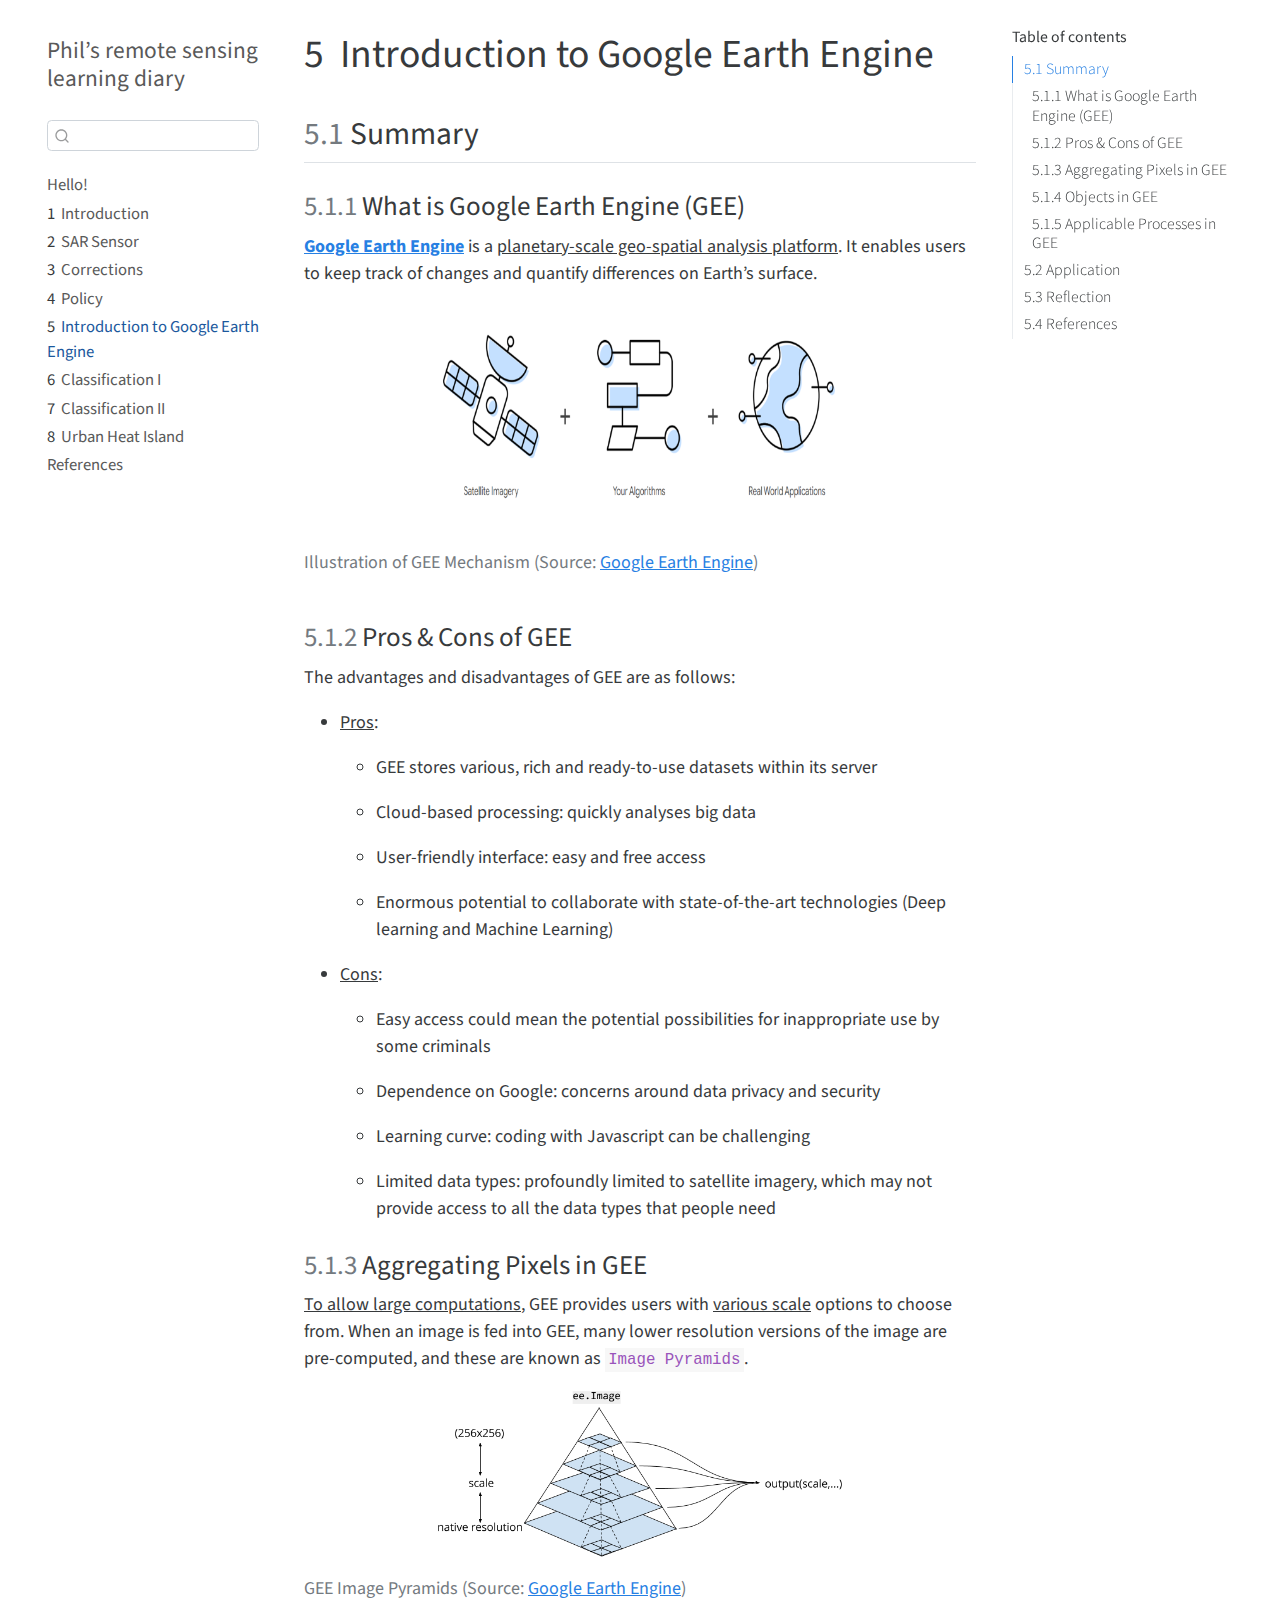
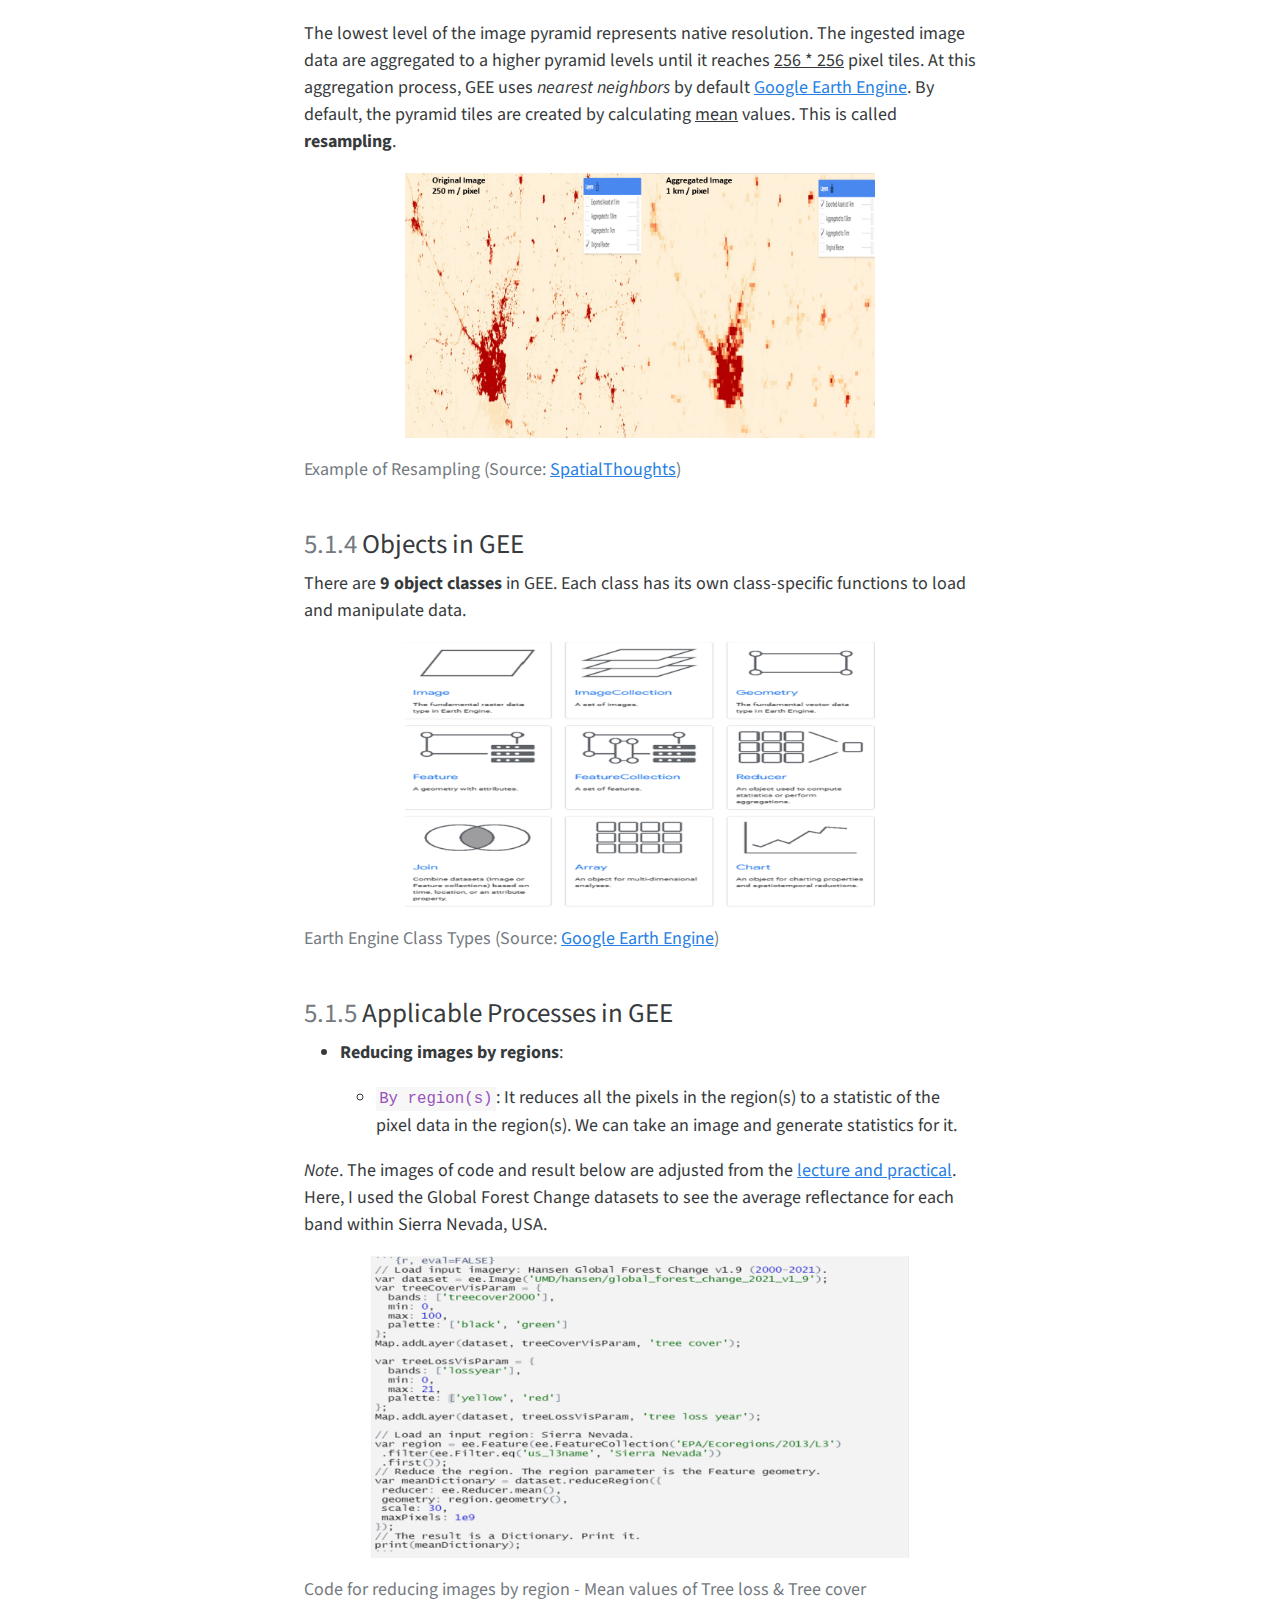
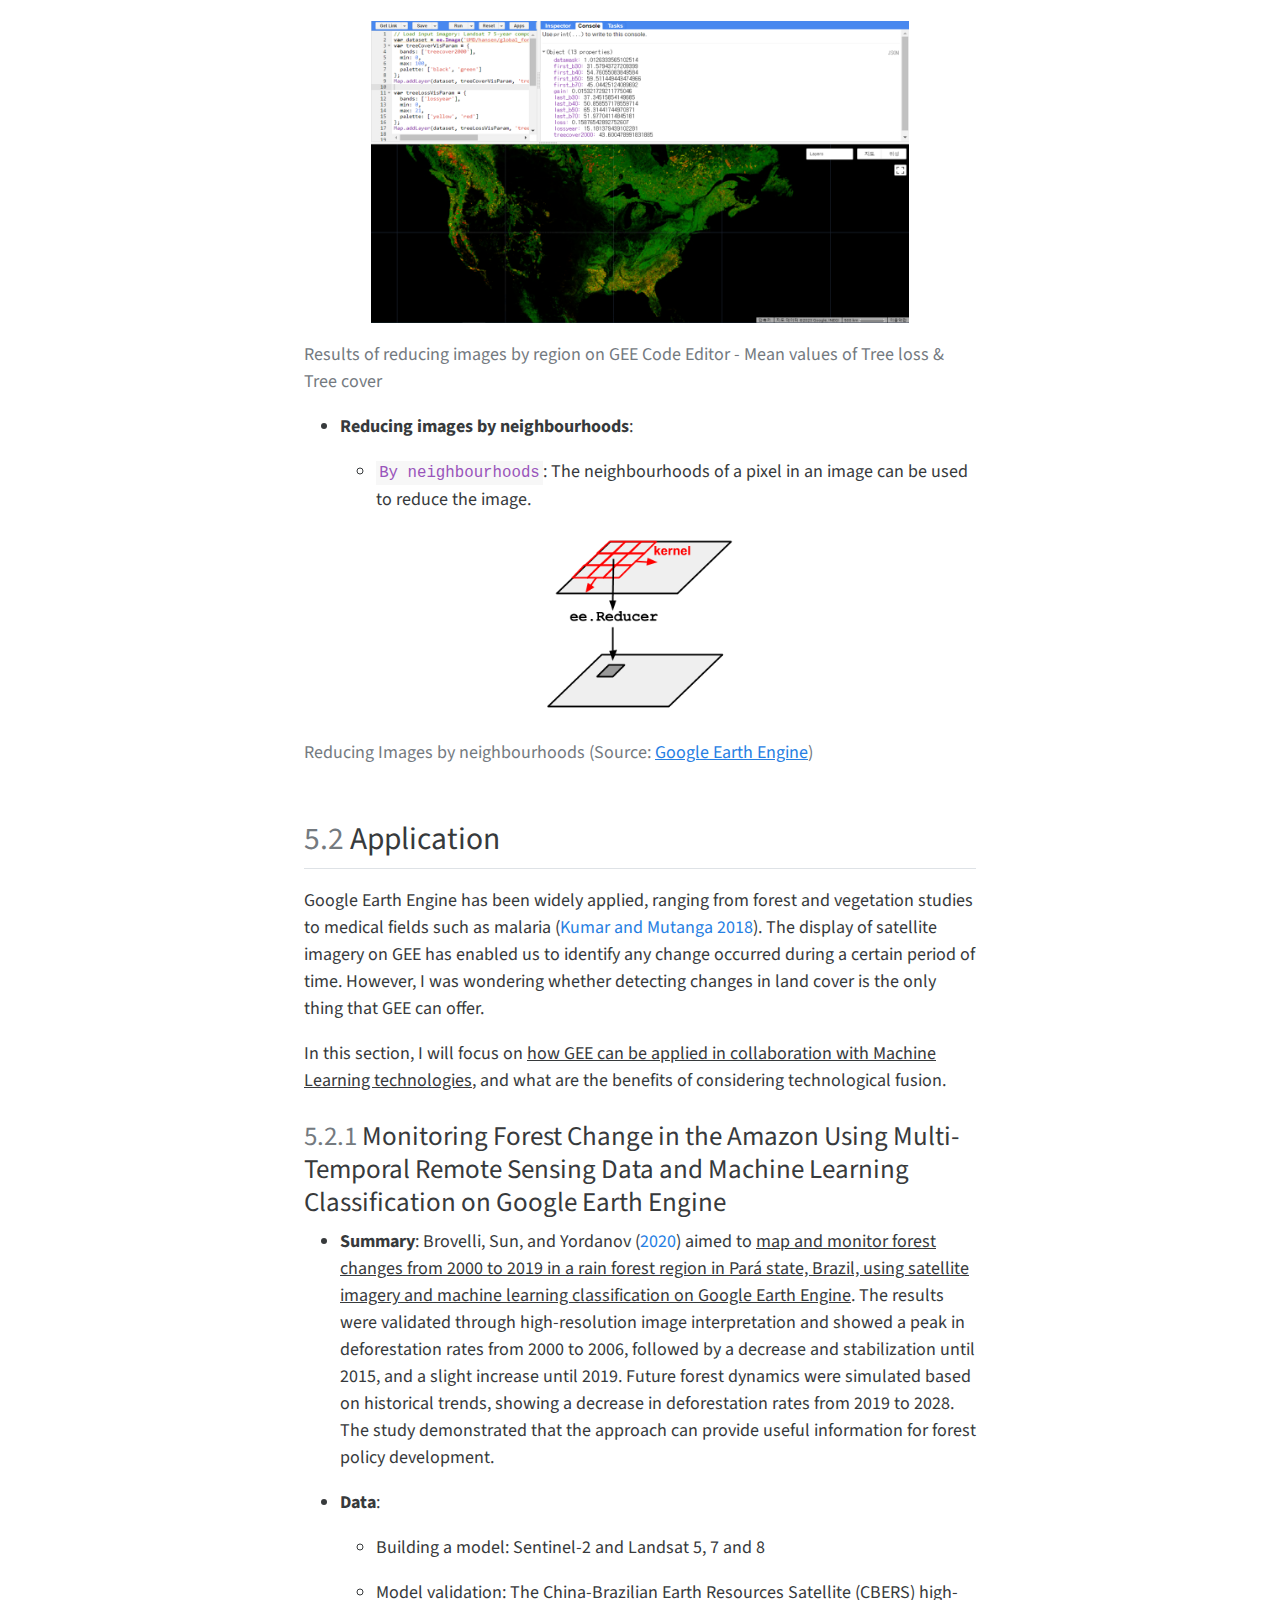
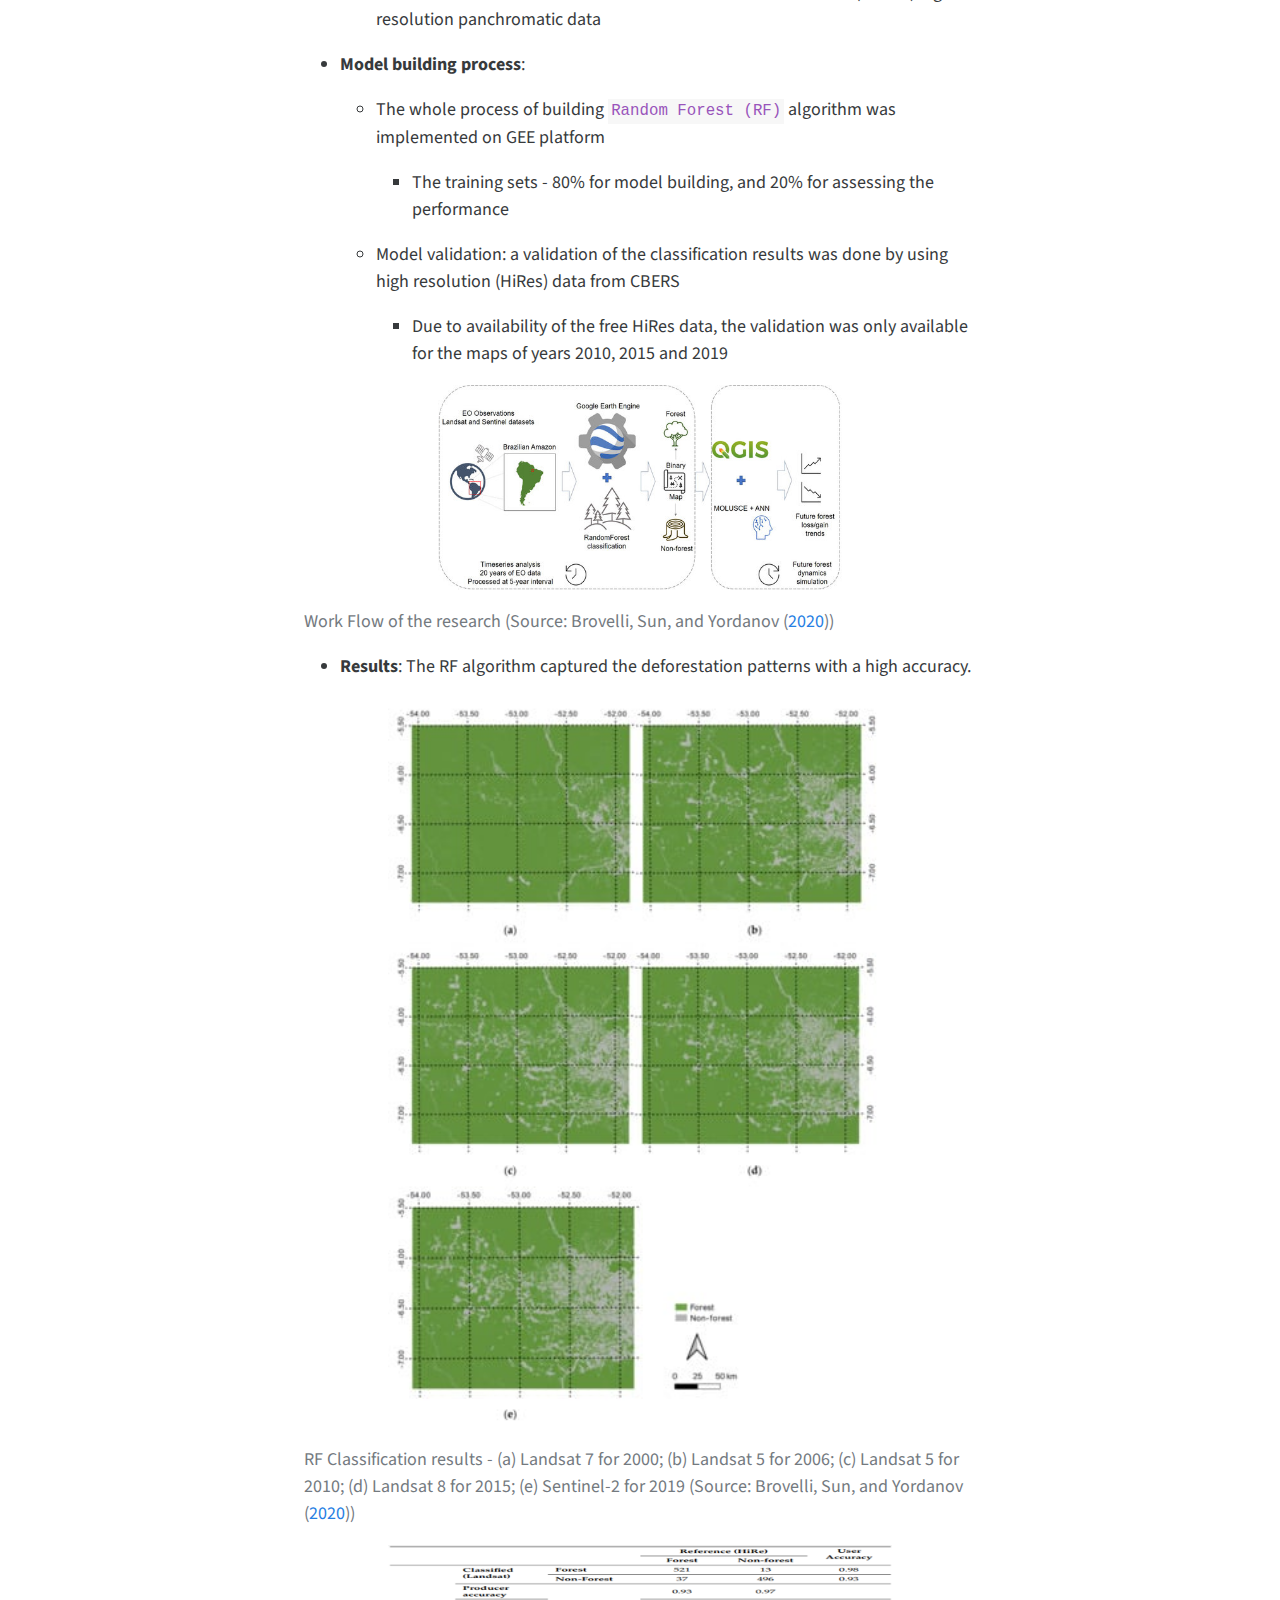
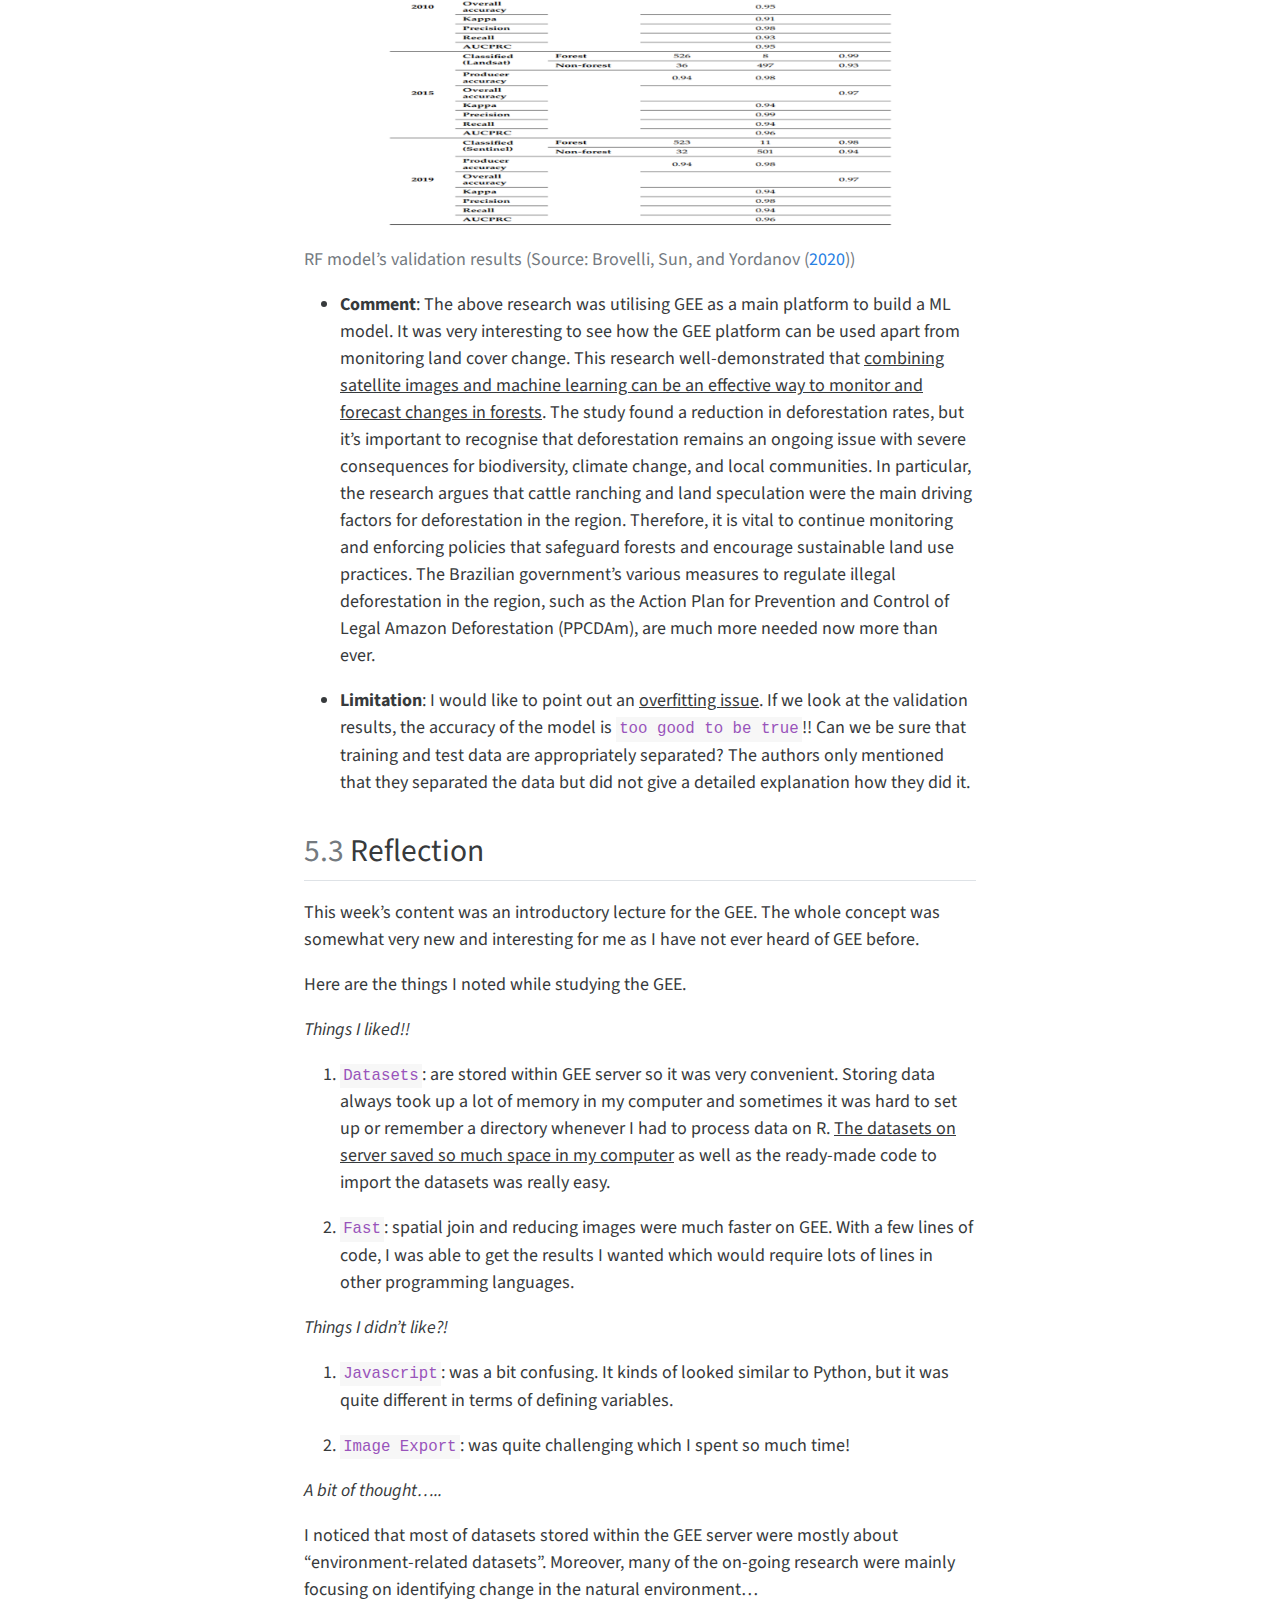
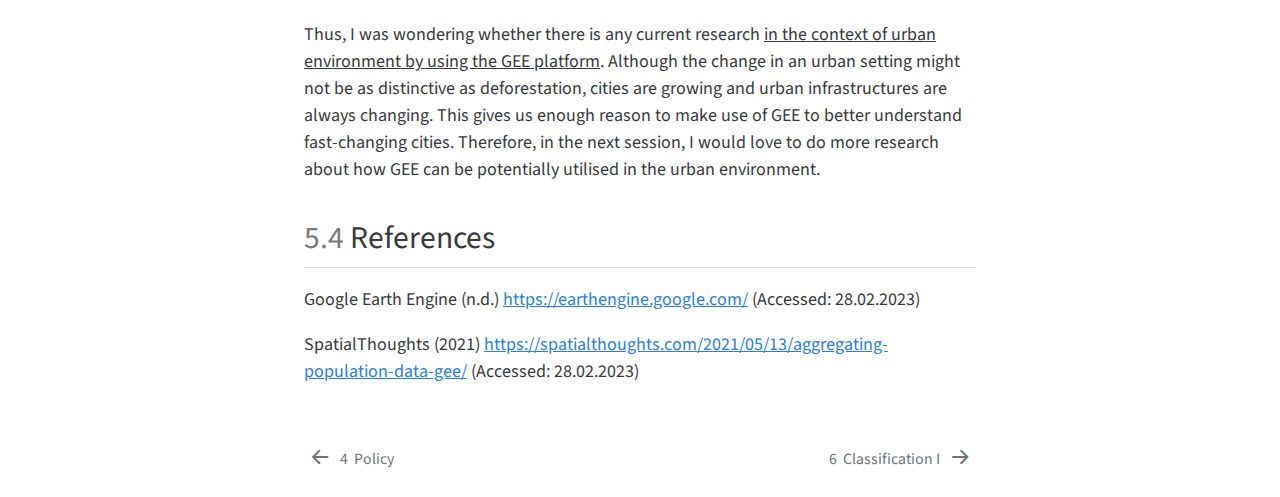
<file: docs/week_5.html>
<!DOCTYPE html>
<html xmlns="http://www.w3.org/1999/xhtml" lang="en" xml:lang="en"><head>

<meta charset="utf-8">
<meta name="generator" content="quarto-1.1.251">

<meta name="viewport" content="width=device-width, initial-scale=1.0, user-scalable=yes">


<title>Phil’s remote sensing learning diary - 5&nbsp; Introduction to Google Earth Engine</title>
<style>
code{white-space: pre-wrap;}
span.smallcaps{font-variant: small-caps;}
div.columns{display: flex; gap: min(4vw, 1.5em);}
div.column{flex: auto; overflow-x: auto;}
div.hanging-indent{margin-left: 1.5em; text-indent: -1.5em;}
ul.task-list{list-style: none;}
ul.task-list li input[type="checkbox"] {
  width: 0.8em;
  margin: 0 0.8em 0.2em -1.6em;
  vertical-align: middle;
}
div.csl-bib-body { }
div.csl-entry {
  clear: both;
}
.hanging div.csl-entry {
  margin-left:2em;
  text-indent:-2em;
}
div.csl-left-margin {
  min-width:2em;
  float:left;
}
div.csl-right-inline {
  margin-left:2em;
  padding-left:1em;
}
div.csl-indent {
  margin-left: 2em;
}
</style>


<script src="site_libs/quarto-nav/quarto-nav.js"></script>
<script src="site_libs/quarto-nav/headroom.min.js"></script>
<script src="site_libs/clipboard/clipboard.min.js"></script>
<script src="site_libs/quarto-search/autocomplete.umd.js"></script>
<script src="site_libs/quarto-search/fuse.min.js"></script>
<script src="site_libs/quarto-search/quarto-search.js"></script>
<meta name="quarto:offset" content="./">
<link href="./week_6.html" rel="next">
<link href="./week_4.html" rel="prev">
<script src="site_libs/quarto-html/quarto.js"></script>
<script src="site_libs/quarto-html/popper.min.js"></script>
<script src="site_libs/quarto-html/tippy.umd.min.js"></script>
<script src="site_libs/quarto-html/anchor.min.js"></script>
<link href="site_libs/quarto-html/tippy.css" rel="stylesheet">
<link href="site_libs/quarto-html/quarto-syntax-highlighting.css" rel="stylesheet" id="quarto-text-highlighting-styles">
<script src="site_libs/bootstrap/bootstrap.min.js"></script>
<link href="site_libs/bootstrap/bootstrap-icons.css" rel="stylesheet">
<link href="site_libs/bootstrap/bootstrap.min.css" rel="stylesheet" id="quarto-bootstrap" data-mode="light">
<script id="quarto-search-options" type="application/json">{
  "location": "sidebar",
  "copy-button": false,
  "collapse-after": 3,
  "panel-placement": "start",
  "type": "textbox",
  "limit": 20,
  "language": {
    "search-no-results-text": "No results",
    "search-matching-documents-text": "matching documents",
    "search-copy-link-title": "Copy link to search",
    "search-hide-matches-text": "Hide additional matches",
    "search-more-match-text": "more match in this document",
    "search-more-matches-text": "more matches in this document",
    "search-clear-button-title": "Clear",
    "search-detached-cancel-button-title": "Cancel",
    "search-submit-button-title": "Submit"
  }
}</script>


</head>

<body class="nav-sidebar floating">

<div id="quarto-search-results"></div>
  <header id="quarto-header" class="headroom fixed-top">
  <nav class="quarto-secondary-nav" data-bs-toggle="collapse" data-bs-target="#quarto-sidebar" aria-controls="quarto-sidebar" aria-expanded="false" aria-label="Toggle sidebar navigation" onclick="if (window.quartoToggleHeadroom) { window.quartoToggleHeadroom(); }">
    <div class="container-fluid d-flex justify-content-between">
      <h1 class="quarto-secondary-nav-title"><span class="chapter-number">5</span>&nbsp; <span class="chapter-title">Introduction to Google Earth Engine</span></h1>
      <button type="button" class="quarto-btn-toggle btn" aria-label="Show secondary navigation">
        <i class="bi bi-chevron-right"></i>
      </button>
    </div>
  </nav>
</header>
<!-- content -->
<div id="quarto-content" class="quarto-container page-columns page-rows-contents page-layout-article">
<!-- sidebar -->
  <nav id="quarto-sidebar" class="sidebar collapse sidebar-navigation floating overflow-auto">
    <div class="pt-lg-2 mt-2 text-left sidebar-header">
    <div class="sidebar-title mb-0 py-0">
      <a href="./">Phil’s remote sensing learning diary</a> 
    </div>
      </div>
      <div class="mt-2 flex-shrink-0 align-items-center">
        <div class="sidebar-search">
        <div id="quarto-search" class="" title="Search"></div>
        </div>
      </div>
    <div class="sidebar-menu-container"> 
    <ul class="list-unstyled mt-1">
        <li class="sidebar-item">
  <div class="sidebar-item-container"> 
  <a href="./index.html" class="sidebar-item-text sidebar-link">Hello!</a>
  </div>
</li>
        <li class="sidebar-item">
  <div class="sidebar-item-container"> 
  <a href="./week_1.html" class="sidebar-item-text sidebar-link"><span class="chapter-number">1</span>&nbsp; <span class="chapter-title">Introduction</span></a>
  </div>
</li>
        <li class="sidebar-item">
  <div class="sidebar-item-container"> 
  <a href="./week_2.html" class="sidebar-item-text sidebar-link"><span class="chapter-number">2</span>&nbsp; <span class="chapter-title">SAR Sensor</span></a>
  </div>
</li>
        <li class="sidebar-item">
  <div class="sidebar-item-container"> 
  <a href="./week_3.html" class="sidebar-item-text sidebar-link"><span class="chapter-number">3</span>&nbsp; <span class="chapter-title">Corrections</span></a>
  </div>
</li>
        <li class="sidebar-item">
  <div class="sidebar-item-container"> 
  <a href="./week_4.html" class="sidebar-item-text sidebar-link"><span class="chapter-number">4</span>&nbsp; <span class="chapter-title">Policy</span></a>
  </div>
</li>
        <li class="sidebar-item">
  <div class="sidebar-item-container"> 
  <a href="./week_5.html" class="sidebar-item-text sidebar-link active"><span class="chapter-number">5</span>&nbsp; <span class="chapter-title">Introduction to Google Earth Engine</span></a>
  </div>
</li>
        <li class="sidebar-item">
  <div class="sidebar-item-container"> 
  <a href="./week_6.html" class="sidebar-item-text sidebar-link"><span class="chapter-number">6</span>&nbsp; <span class="chapter-title">Classification I</span></a>
  </div>
</li>
        <li class="sidebar-item">
  <div class="sidebar-item-container"> 
  <a href="./week_7.html" class="sidebar-item-text sidebar-link"><span class="chapter-number">7</span>&nbsp; <span class="chapter-title">Classification II</span></a>
  </div>
</li>
        <li class="sidebar-item">
  <div class="sidebar-item-container"> 
  <a href="./week_8.html" class="sidebar-item-text sidebar-link"><span class="chapter-number">8</span>&nbsp; <span class="chapter-title">Urban Heat Island</span></a>
  </div>
</li>
        <li class="sidebar-item">
  <div class="sidebar-item-container"> 
  <a href="./references.html" class="sidebar-item-text sidebar-link">References</a>
  </div>
</li>
    </ul>
    </div>
</nav>
<!-- margin-sidebar -->
    <div id="quarto-margin-sidebar" class="sidebar margin-sidebar">
        <nav id="TOC" role="doc-toc" class="toc-active">
    <h2 id="toc-title">Table of contents</h2>
   
  <ul>
  <li><a href="#summary" id="toc-summary" class="nav-link active" data-scroll-target="#summary"><span class="toc-section-number">5.1</span>  Summary</a>
  <ul class="collapse">
  <li><a href="#what-is-google-earth-engine-gee" id="toc-what-is-google-earth-engine-gee" class="nav-link" data-scroll-target="#what-is-google-earth-engine-gee"><span class="toc-section-number">5.1.1</span>  What is Google Earth Engine (GEE)</a></li>
  <li><a href="#pros-cons-of-gee" id="toc-pros-cons-of-gee" class="nav-link" data-scroll-target="#pros-cons-of-gee"><span class="toc-section-number">5.1.2</span>  Pros &amp; Cons of GEE</a></li>
  <li><a href="#aggregating-pixels-in-gee" id="toc-aggregating-pixels-in-gee" class="nav-link" data-scroll-target="#aggregating-pixels-in-gee"><span class="toc-section-number">5.1.3</span>  Aggregating Pixels in GEE</a></li>
  <li><a href="#objects-in-gee" id="toc-objects-in-gee" class="nav-link" data-scroll-target="#objects-in-gee"><span class="toc-section-number">5.1.4</span>  Objects in GEE</a></li>
  <li><a href="#applicable-processes-in-gee" id="toc-applicable-processes-in-gee" class="nav-link" data-scroll-target="#applicable-processes-in-gee"><span class="toc-section-number">5.1.5</span>  Applicable Processes in GEE</a></li>
  </ul></li>
  <li><a href="#application" id="toc-application" class="nav-link" data-scroll-target="#application"><span class="toc-section-number">5.2</span>  Application</a>
  <ul class="collapse">
  <li><a href="#monitoring-forest-change-in-the-amazon-using-multi-temporal-remote-sensing-data-and-machine-learning-classification-on-google-earth-engine" id="toc-monitoring-forest-change-in-the-amazon-using-multi-temporal-remote-sensing-data-and-machine-learning-classification-on-google-earth-engine" class="nav-link" data-scroll-target="#monitoring-forest-change-in-the-amazon-using-multi-temporal-remote-sensing-data-and-machine-learning-classification-on-google-earth-engine"><span class="toc-section-number">5.2.1</span>  Monitoring Forest Change in the Amazon Using Multi-Temporal Remote Sensing Data and Machine Learning Classification on Google Earth Engine</a></li>
  </ul></li>
  <li><a href="#reflection" id="toc-reflection" class="nav-link" data-scroll-target="#reflection"><span class="toc-section-number">5.3</span>  Reflection</a></li>
  <li><a href="#references" id="toc-references" class="nav-link" data-scroll-target="#references"><span class="toc-section-number">5.4</span>  References</a></li>
  </ul>
</nav>
    </div>
<!-- main -->
<main class="content" id="quarto-document-content">

<header id="title-block-header" class="quarto-title-block default">
<div class="quarto-title">
<h1 class="title d-none d-lg-block"><span class="chapter-number">5</span>&nbsp; <span class="chapter-title">Introduction to Google Earth Engine</span></h1>
</div>



<div class="quarto-title-meta">

    
    
  </div>
  

</header>

<section id="summary" class="level2" data-number="5.1">
<h2 data-number="5.1" class="anchored" data-anchor-id="summary"><span class="header-section-number">5.1</span> Summary</h2>
<section id="what-is-google-earth-engine-gee" class="level3" data-number="5.1.1">
<h3 data-number="5.1.1" class="anchored" data-anchor-id="what-is-google-earth-engine-gee"><span class="header-section-number">5.1.1</span> What is Google Earth Engine (GEE)</h3>
<p><a href="https://earthengine.google.com/"><strong>Google Earth Engine</strong></a> is a <u>planetary-scale geo-spatial analysis platform</u>. It enables users to keep track of changes and quantify differences on Earth’s surface.</p>
<div class="cell" data-layout-align="center">
<div class="cell-output-display">
<div class="quarto-figure quarto-figure-center">
<figure class="figure">
<p><img src="img/gee.png" style="width:60.0%;height:40.0%" class="figure-img"></p>
<p></p><figcaption class="figure-caption">Illustration of GEE Mechanism (Source: <a href="https://earthengine.google.com/#:~:text=Google%20Earth%20Engine%20combines%20a,differences%20on%20the%20Earth's%20surface.">Google Earth Engine</a>)</figcaption><p></p>
</figure>
</div>
</div>
</div>
</section>
<section id="pros-cons-of-gee" class="level3" data-number="5.1.2">
<h3 data-number="5.1.2" class="anchored" data-anchor-id="pros-cons-of-gee"><span class="header-section-number">5.1.2</span> Pros &amp; Cons of GEE</h3>
<p>The advantages and disadvantages of GEE are as follows:</p>
<ul>
<li><p><u>Pros</u>:</p>
<ul>
<li><p>GEE stores various, rich and ready-to-use datasets within its server</p></li>
<li><p>Cloud-based processing: quickly analyses big data</p></li>
<li><p>User-friendly interface: easy and free access</p></li>
<li><p>Enormous potential to collaborate with state-of-the-art technologies (Deep learning and Machine Learning)</p></li>
</ul></li>
<li><p><u>Cons</u>:</p>
<ul>
<li><p>Easy access could mean the potential possibilities for inappropriate use by some criminals</p></li>
<li><p>Dependence on Google: concerns around data privacy and security</p></li>
<li><p>Learning curve: coding with Javascript can be challenging</p></li>
<li><p>Limited data types: profoundly limited to satellite imagery, which may not provide access to all the data types that people need</p></li>
</ul></li>
</ul>
</section>
<section id="aggregating-pixels-in-gee" class="level3" data-number="5.1.3">
<h3 data-number="5.1.3" class="anchored" data-anchor-id="aggregating-pixels-in-gee"><span class="header-section-number">5.1.3</span> Aggregating Pixels in GEE</h3>
<p><u>To allow large computations</u>, GEE provides users with <u>various scale</u> options to choose from. When an image is fed into GEE, many lower resolution versions of the image are pre-computed, and these are known as <code>Image Pyramids</code>.</p>
<div class="cell" data-layout-align="center">
<div class="cell-output-display">
<div class="quarto-figure quarto-figure-center">
<figure class="figure">
<p><img src="img/Pyramids.png" style="width:60.0%;height:40.0%" class="figure-img"></p>
<p></p><figcaption class="figure-caption">GEE Image Pyramids (Source: <a href="https://developers.google.com/earth-engine/guides/scale#image-pyramids">Google Earth Engine</a>)</figcaption><p></p>
</figure>
</div>
</div>
</div>
<p>The lowest level of the image pyramid represents native resolution. The ingested image data are aggregated to a higher pyramid levels until it reaches <u>256 * 256</u> pixel tiles. At this aggregation process, GEE uses <em>nearest neighbors</em> by default <a href="https://developers.google.com/earth-engine/guides/scale#image-pyramids">Google Earth Engine</a>. By default, the pyramid tiles are created by calculating <u>mean</u> values. This is called <strong>resampling</strong>.</p>
<div class="cell" data-layout-align="center">
<div class="cell-output-display">
<div class="quarto-figure quarto-figure-center">
<figure class="figure">
<p><img src="img/resampling_ex.png" style="width:70.0%;height:45.0%" class="figure-img"></p>
<p></p><figcaption class="figure-caption">Example of Resampling (Source: <a href="https://spatialthoughts.com/2021/05/13/aggregating-population-data-gee/">SpatialThoughts</a>)</figcaption><p></p>
</figure>
</div>
</div>
</div>
</section>
<section id="objects-in-gee" class="level3" data-number="5.1.4">
<h3 data-number="5.1.4" class="anchored" data-anchor-id="objects-in-gee"><span class="header-section-number">5.1.4</span> Objects in GEE</h3>
<p>There are <strong>9 object classes</strong> in GEE. Each class has its own class-specific functions to load and manipulate data.</p>
<div class="cell" data-layout-align="center">
<div class="cell-output-display">
<div class="quarto-figure quarto-figure-center">
<figure class="figure">
<p><img src="img/classtype.png" style="width:70.0%;height:45.0%" class="figure-img"></p>
<p></p><figcaption class="figure-caption">Earth Engine Class Types (Source: <a href="https://developers.google.com/earth-engine/guides/objects_methods_overview">Google Earth Engine</a>)</figcaption><p></p>
</figure>
</div>
</div>
</div>
</section>
<section id="applicable-processes-in-gee" class="level3" data-number="5.1.5">
<h3 data-number="5.1.5" class="anchored" data-anchor-id="applicable-processes-in-gee"><span class="header-section-number">5.1.5</span> Applicable Processes in GEE</h3>
<ul>
<li><p><strong>Reducing images by regions</strong>:</p>
<ul>
<li><code>By region(s)</code>: It reduces all the pixels in the region(s) to a statistic of the pixel data in the region(s). We can take an image and generate statistics for it.</li>
</ul></li>
</ul>
<p><em>Note</em>. The images of code and result below are adjusted from the <a href="https://andrewmaclachlan.github.io/CASA0023/00-course_info.html">lecture and practical</a>. Here, I used the Global Forest Change datasets to see the average reflectance for each band within Sierra Nevada, USA.</p>
<div class="cell" data-layout-align="center">
<div class="cell-output-display">
<div class="quarto-figure quarto-figure-center">
<figure class="figure">
<p><img src="img/reduce_ex_code.png" style="width:80.0%;height:70.0%" class="figure-img"></p>
<p></p><figcaption class="figure-caption">Code for reducing images by region - Mean values of Tree loss &amp; Tree cover</figcaption><p></p>
</figure>
</div>
</div>
</div>
<div class="cell" data-layout-align="center">
<div class="cell-output-display">
<div class="quarto-figure quarto-figure-center">
<figure class="figure">
<p><img src="img/reduce_ex.png" style="width:80.0%;height:70.0%" class="figure-img"></p>
<p></p><figcaption class="figure-caption">Results of reducing images by region on GEE Code Editor - Mean values of Tree loss &amp; Tree cover</figcaption><p></p>
</figure>
</div>
</div>
</div>
<ul>
<li><p><strong>Reducing images by neighbourhoods</strong>:</p>
<ul>
<li><code>By neighbourhoods</code>: The neighbourhoods of a pixel in an image can be used to reduce the image.</li>
</ul></li>
</ul>
<div class="cell" data-layout-align="center">
<div class="cell-output-display">
<div class="quarto-figure quarto-figure-center">
<figure class="figure">
<p><img src="img/Reduce_Neighborhood.png" style="width:30.0%;height:20.0%" class="figure-img"></p>
<p></p><figcaption class="figure-caption">Reducing Images by neighbourhoods (Source: <a href="https://developers.google.com/earth-engine/guides/reducers_reduce_neighborhood">Google Earth Engine</a>)</figcaption><p></p>
</figure>
</div>
</div>
</div>
</section>
</section>
<section id="application" class="level2" data-number="5.2">
<h2 data-number="5.2" class="anchored" data-anchor-id="application"><span class="header-section-number">5.2</span> Application</h2>
<p>Google Earth Engine has been widely applied, ranging from forest and vegetation studies to medical fields such as malaria <span class="citation" data-cites="rs10101509">(<a href="references.html#ref-rs10101509" role="doc-biblioref">Kumar and Mutanga 2018</a>)</span>. The display of satellite imagery on GEE has enabled us to identify any change occurred during a certain period of time. However, I was wondering whether detecting changes in land cover is the only thing that GEE can offer.</p>
<p>In this section, I will focus on <u>how GEE can be applied in collaboration with Machine Learning technologies</u>, and what are the benefits of considering technological fusion.</p>
<section id="monitoring-forest-change-in-the-amazon-using-multi-temporal-remote-sensing-data-and-machine-learning-classification-on-google-earth-engine" class="level3" data-number="5.2.1">
<h3 data-number="5.2.1" class="anchored" data-anchor-id="monitoring-forest-change-in-the-amazon-using-multi-temporal-remote-sensing-data-and-machine-learning-classification-on-google-earth-engine"><span class="header-section-number">5.2.1</span> Monitoring Forest Change in the Amazon Using Multi-Temporal Remote Sensing Data and Machine Learning Classification on Google Earth Engine</h3>
<ul>
<li><p><strong>Summary</strong>: <span class="citation" data-cites="ijgi9100580">Brovelli, Sun, and Yordanov (<a href="references.html#ref-ijgi9100580" role="doc-biblioref">2020</a>)</span> aimed to <u>map and monitor forest changes from 2000 to 2019 in a rain forest region in Pará state, Brazil, using satellite imagery and machine learning classification on Google Earth Engine</u>. The results were validated through high-resolution image interpretation and showed a peak in deforestation rates from 2000 to 2006, followed by a decrease and stabilization until 2015, and a slight increase until 2019. Future forest dynamics were simulated based on historical trends, showing a decrease in deforestation rates from 2019 to 2028. The study demonstrated that the approach can provide useful information for forest policy development.</p></li>
<li><p><strong>Data</strong>:</p>
<ul>
<li><p>Building a model: Sentinel-2 and Landsat 5, 7 and 8</p></li>
<li><p>Model validation: The China-Brazilian Earth Resources Satellite (CBERS) high-resolution panchromatic data</p></li>
</ul></li>
<li><p><strong>Model building process</strong>:</p>
<ul>
<li><p>The whole process of building <code>Random Forest (RF)</code> algorithm was implemented on GEE platform</p>
<ul>
<li>The training sets - 80% for model building, and 20% for assessing the performance</li>
</ul></li>
<li><p>Model validation: a validation of the classification results was done by using high resolution (HiRes) data from CBERS</p>
<ul>
<li>Due to availability of the free HiRes data, the validation was only available for the maps of years 2010, 2015 and 2019</li>
</ul></li>
</ul></li>
</ul>
<div class="cell" data-layout-align="center">
<div class="cell-output-display">
<div class="quarto-figure quarto-figure-center">
<figure class="figure">
<p><img src="img/gee_abstract.jpg" style="width:60.0%;height:40.0%" class="figure-img"></p>
<p></p><figcaption class="figure-caption">Work Flow of the research (Source: <span class="citation" data-cites="ijgi9100580">Brovelli, Sun, and Yordanov (<a href="references.html#ref-ijgi9100580" role="doc-biblioref">2020</a>)</span>)</figcaption><p></p>
</figure>
</div>
</div>
</div>
<ul>
<li><strong>Results</strong>: The RF algorithm captured the deforestation patterns with a high accuracy.</li>
</ul>
<div class="cell" data-layout-align="center">
<div class="cell-output-display">
<div class="quarto-figure quarto-figure-center">
<figure class="figure">
<p><img src="img/classification_rf.jpg" style="width:75.0%;height:40.0%" class="figure-img"></p>
<p></p><figcaption class="figure-caption">RF Classification results - (a) Landsat 7 for 2000; (b) Landsat 5 for 2006; (c) Landsat 5 for 2010; (d) Landsat 8 for 2015; (e) Sentinel-2 for 2019 (Source: <span class="citation" data-cites="ijgi9100580">Brovelli, Sun, and Yordanov (<a href="references.html#ref-ijgi9100580" role="doc-biblioref">2020</a>)</span>)</figcaption><p></p>
</figure>
</div>
</div>
</div>
<div class="cell" data-layout-align="center">
<div class="cell-output-display">
<div class="quarto-figure quarto-figure-center">
<figure class="figure">
<p><img src="img/confusion.png" style="width:75.0%;height:170.0%" class="figure-img"></p>
<p></p><figcaption class="figure-caption">RF model’s validation results (Source: <span class="citation" data-cites="ijgi9100580">Brovelli, Sun, and Yordanov (<a href="references.html#ref-ijgi9100580" role="doc-biblioref">2020</a>)</span>)</figcaption><p></p>
</figure>
</div>
</div>
</div>
<ul>
<li><p><strong>Comment</strong>: The above research was utilising GEE as a main platform to build a ML model. It was very interesting to see how the GEE platform can be used apart from monitoring land cover change. This research well-demonstrated that <u>combining satellite images and machine learning can be an effective way to monitor and forecast changes in forests</u>. The study found a reduction in deforestation rates, but it’s important to recognise that deforestation remains an ongoing issue with severe consequences for biodiversity, climate change, and local communities. In particular, the research argues that cattle ranching and land speculation were the main driving factors for deforestation in the region. Therefore, it is vital to continue monitoring and enforcing policies that safeguard forests and encourage sustainable land use practices. The Brazilian government’s various measures to regulate illegal deforestation in the region, such as the Action Plan for Prevention and Control of Legal Amazon Deforestation (PPCDAm), are much more needed now more than ever.</p></li>
<li><p><strong>Limitation</strong>: I would like to point out an <u>overfitting issue</u>. If we look at the validation results, the accuracy of the model is <code>too good to be true</code>!! Can we be sure that training and test data are appropriately separated? The authors only mentioned that they separated the data but did not give a detailed explanation how they did it.</p></li>
</ul>
</section>
</section>
<section id="reflection" class="level2" data-number="5.3">
<h2 data-number="5.3" class="anchored" data-anchor-id="reflection"><span class="header-section-number">5.3</span> Reflection</h2>
<p>This week’s content was an introductory lecture for the GEE. The whole concept was somewhat very new and interesting for me as I have not ever heard of GEE before.</p>
<p>Here are the things I noted while studying the GEE.</p>
<p><em>Things I liked!!</em></p>
<ol type="1">
<li><p><code>Datasets</code>: are stored within GEE server so it was very convenient. Storing data always took up a lot of memory in my computer and sometimes it was hard to set up or remember a directory whenever I had to process data on R. <u>The datasets on server saved so much space in my computer</u> as well as the ready-made code to import the datasets was really easy.</p></li>
<li><p><code>Fast</code>: <span class="under">spatial join and reducing images were much faster on GEE</span>. With a few lines of code, I was able to get the results I wanted which would require lots of lines in other programming languages.</p></li>
</ol>
<p><em>Things I didn’t like?!</em></p>
<ol type="1">
<li><p><code>Javascript</code>: was a bit confusing. It kinds of looked similar to Python, but it was quite different in terms of defining variables.</p></li>
<li><p><code>Image Export</code>: was quite challenging which I spent so much time!</p></li>
</ol>
<p><em>A bit of thought…..</em></p>
<p>I noticed that most of datasets stored within the GEE server were mostly about “environment-related datasets”. Moreover, many of the on-going research were mainly focusing on identifying change in the natural environment…</p>
<p>Thus, I was wondering whether there is any current research <u>in the context of urban environment by using the GEE platform</u>. Although the change in an urban setting might not be as distinctive as deforestation, cities are growing and urban infrastructures are always changing. This gives us enough reason to make use of GEE to better understand fast-changing cities. Therefore, in the next session, I would love to do more research about how GEE can be potentially utilised in the urban environment.</p>
</section>
<section id="references" class="level2" data-number="5.4">
<h2 data-number="5.4" class="anchored" data-anchor-id="references"><span class="header-section-number">5.4</span> References</h2>
<p>Google Earth Engine (n.d.) <a href="https://earthengine.google.com/" class="uri">https://earthengine.google.com/</a> (Accessed: 28.02.2023)</p>
<p>SpatialThoughts (2021) <a href="https://spatialthoughts.com/2021/05/13/aggregating-population-data-gee/" class="uri">https://spatialthoughts.com/2021/05/13/aggregating-population-data-gee/</a> (Accessed: 28.02.2023)</p>


<div id="refs" class="references csl-bib-body hanging-indent" role="doc-bibliography" style="display: none">
<div id="ref-ijgi9100580" class="csl-entry" role="doc-biblioentry">
Brovelli, Maria Antonia, Yaru Sun, and Vasil Yordanov. 2020. <span>“Monitoring Forest Change in the Amazon Using Multi-Temporal Remote Sensing Data and Machine Learning Classification on Google Earth Engine.”</span> <em>ISPRS International Journal of Geo-Information</em> 9 (10). <a href="https://doi.org/10.3390/ijgi9100580">https://doi.org/10.3390/ijgi9100580</a>.
</div>
<div id="ref-rs10101509" class="csl-entry" role="doc-biblioentry">
Kumar, Lalit, and Onisimo Mutanga. 2018. <span>“Google Earth Engine Applications Since Inception: Usage, Trends, and Potential.”</span> <em>Remote Sensing</em> 10 (10). <a href="https://doi.org/10.3390/rs10101509">https://doi.org/10.3390/rs10101509</a>.
</div>
</div>
</section>

</main> <!-- /main -->
<script id="quarto-html-after-body" type="application/javascript">
window.document.addEventListener("DOMContentLoaded", function (event) {
  const toggleBodyColorMode = (bsSheetEl) => {
    const mode = bsSheetEl.getAttribute("data-mode");
    const bodyEl = window.document.querySelector("body");
    if (mode === "dark") {
      bodyEl.classList.add("quarto-dark");
      bodyEl.classList.remove("quarto-light");
    } else {
      bodyEl.classList.add("quarto-light");
      bodyEl.classList.remove("quarto-dark");
    }
  }
  const toggleBodyColorPrimary = () => {
    const bsSheetEl = window.document.querySelector("link#quarto-bootstrap");
    if (bsSheetEl) {
      toggleBodyColorMode(bsSheetEl);
    }
  }
  toggleBodyColorPrimary();  
  const icon = "";
  const anchorJS = new window.AnchorJS();
  anchorJS.options = {
    placement: 'right',
    icon: icon
  };
  anchorJS.add('.anchored');
  const clipboard = new window.ClipboardJS('.code-copy-button', {
    target: function(trigger) {
      return trigger.previousElementSibling;
    }
  });
  clipboard.on('success', function(e) {
    // button target
    const button = e.trigger;
    // don't keep focus
    button.blur();
    // flash "checked"
    button.classList.add('code-copy-button-checked');
    var currentTitle = button.getAttribute("title");
    button.setAttribute("title", "Copied!");
    setTimeout(function() {
      button.setAttribute("title", currentTitle);
      button.classList.remove('code-copy-button-checked');
    }, 1000);
    // clear code selection
    e.clearSelection();
  });
  function tippyHover(el, contentFn) {
    const config = {
      allowHTML: true,
      content: contentFn,
      maxWidth: 500,
      delay: 100,
      arrow: false,
      appendTo: function(el) {
          return el.parentElement;
      },
      interactive: true,
      interactiveBorder: 10,
      theme: 'quarto',
      placement: 'bottom-start'
    };
    window.tippy(el, config); 
  }
  const noterefs = window.document.querySelectorAll('a[role="doc-noteref"]');
  for (var i=0; i<noterefs.length; i++) {
    const ref = noterefs[i];
    tippyHover(ref, function() {
      // use id or data attribute instead here
      let href = ref.getAttribute('data-footnote-href') || ref.getAttribute('href');
      try { href = new URL(href).hash; } catch {}
      const id = href.replace(/^#\/?/, "");
      const note = window.document.getElementById(id);
      return note.innerHTML;
    });
  }
  var bibliorefs = window.document.querySelectorAll('a[role="doc-biblioref"]');
  for (var i=0; i<bibliorefs.length; i++) {
    const ref = bibliorefs[i];
    const cites = ref.parentNode.getAttribute('data-cites').split(' ');
    tippyHover(ref, function() {
      var popup = window.document.createElement('div');
      cites.forEach(function(cite) {
        var citeDiv = window.document.createElement('div');
        citeDiv.classList.add('hanging-indent');
        citeDiv.classList.add('csl-entry');
        var biblioDiv = window.document.getElementById('ref-' + cite);
        if (biblioDiv) {
          citeDiv.innerHTML = biblioDiv.innerHTML;
        }
        popup.appendChild(citeDiv);
      });
      return popup.innerHTML;
    });
  }
});
</script>
<nav class="page-navigation">
  <div class="nav-page nav-page-previous">
      <a href="./week_4.html" class="pagination-link">
        <i class="bi bi-arrow-left-short"></i> <span class="nav-page-text"><span class="chapter-number">4</span>&nbsp; <span class="chapter-title">Policy</span></span>
      </a>          
  </div>
  <div class="nav-page nav-page-next">
      <a href="./week_6.html" class="pagination-link">
        <span class="nav-page-text"><span class="chapter-number">6</span>&nbsp; <span class="chapter-title">Classification I</span></span> <i class="bi bi-arrow-right-short"></i>
      </a>
  </div>
</nav>
</div> <!-- /content -->



</body></html>
</file>
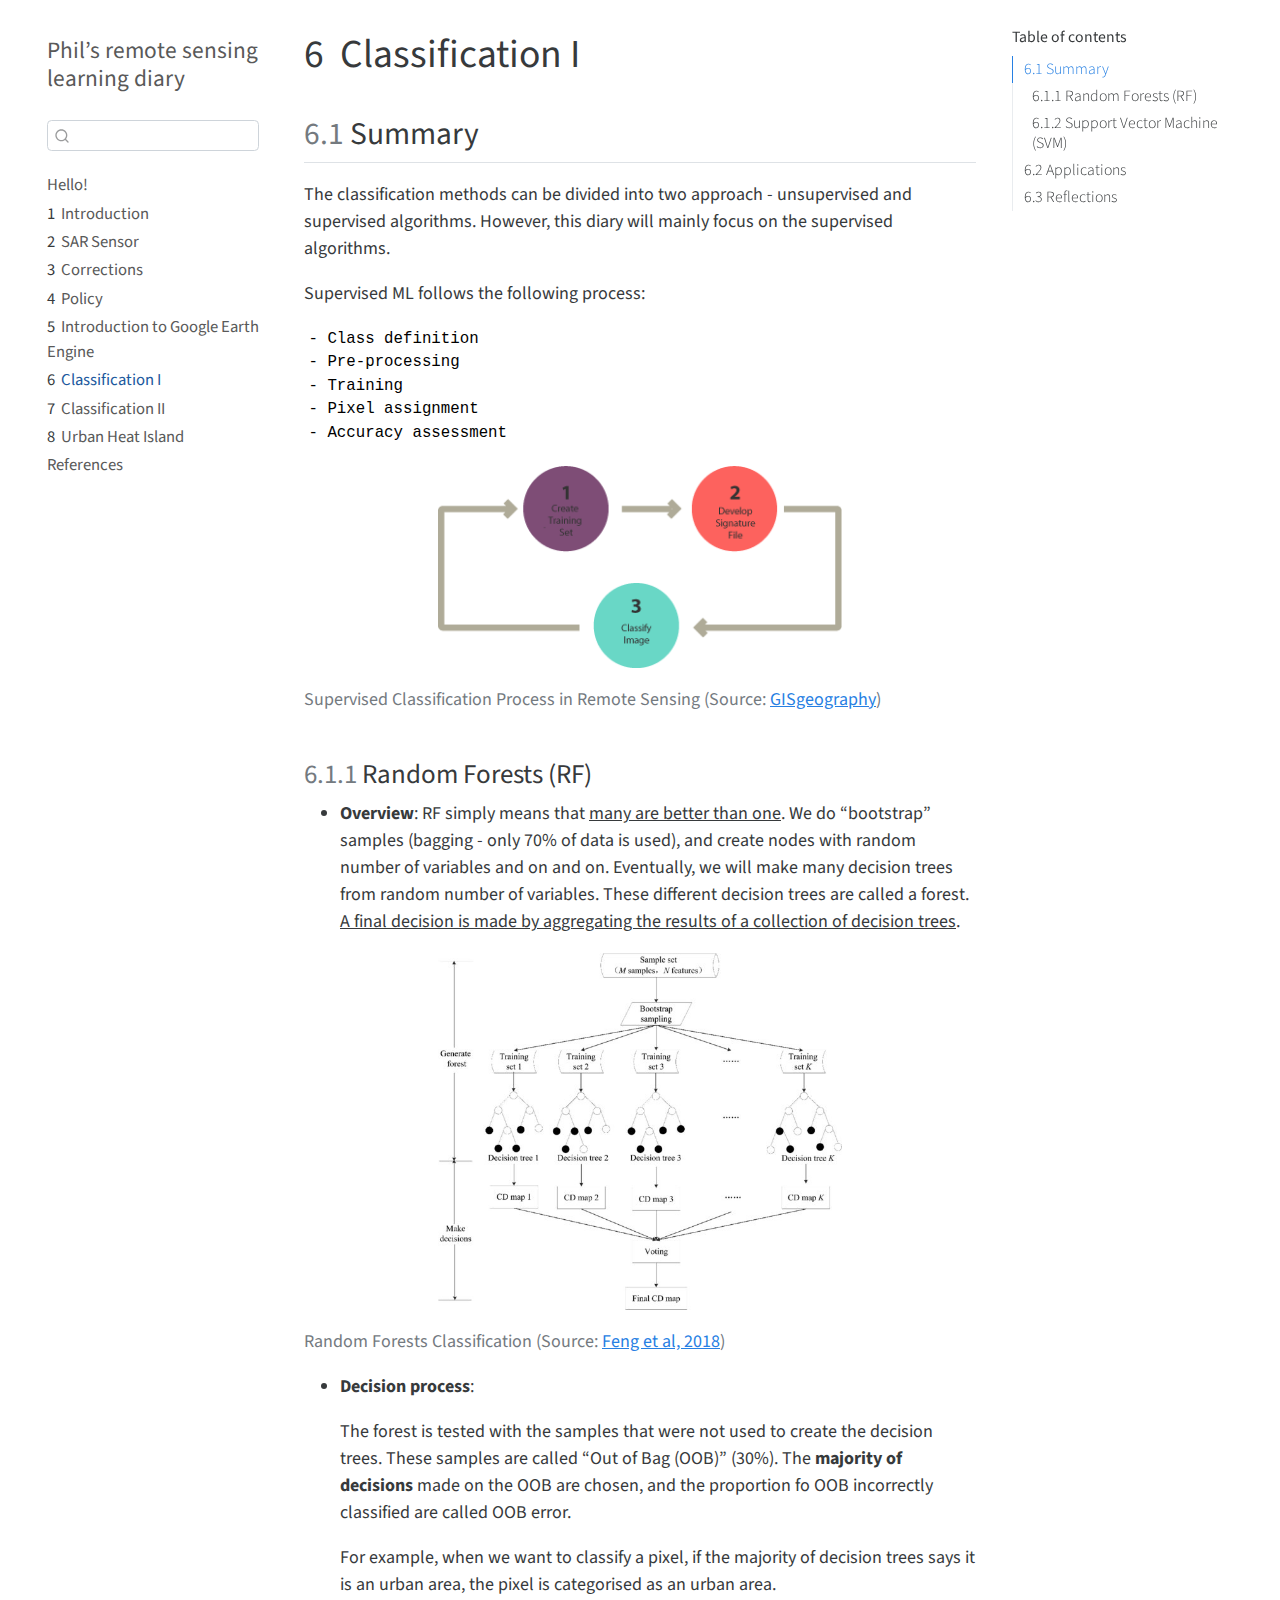
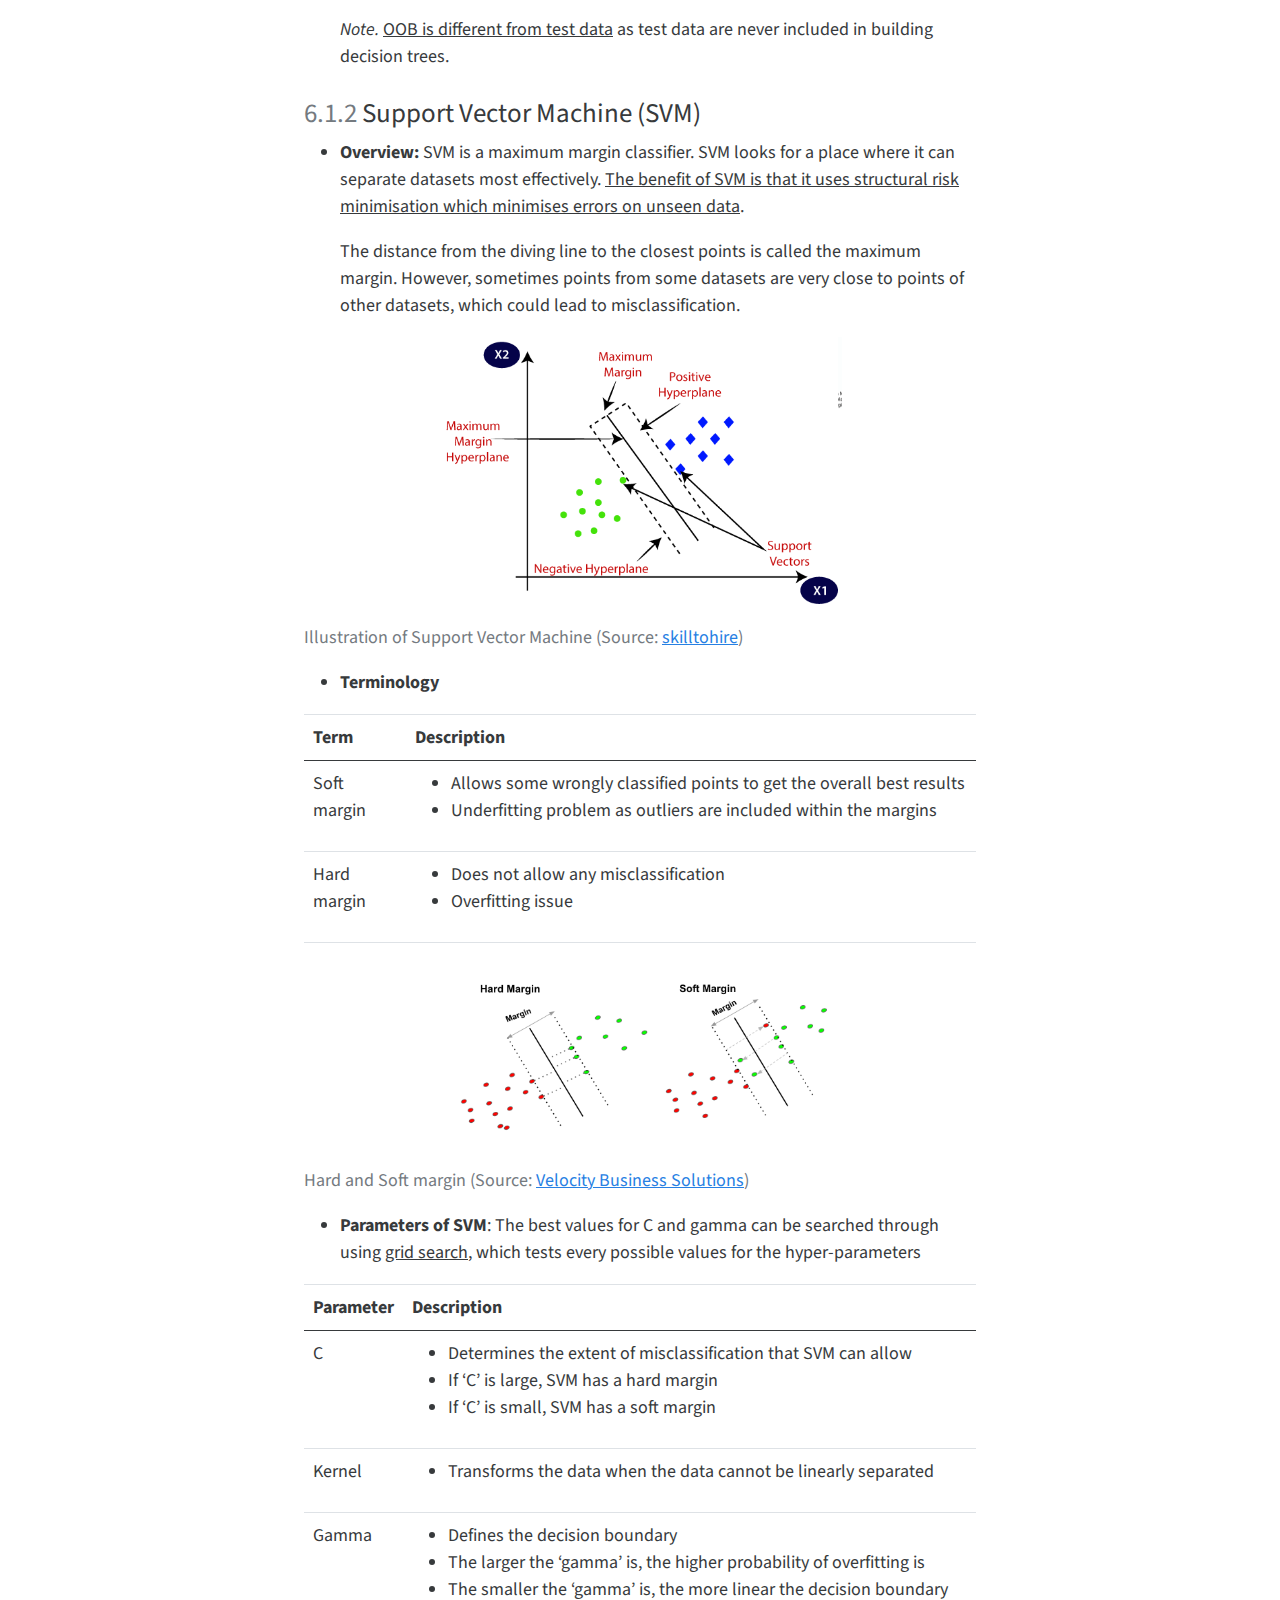
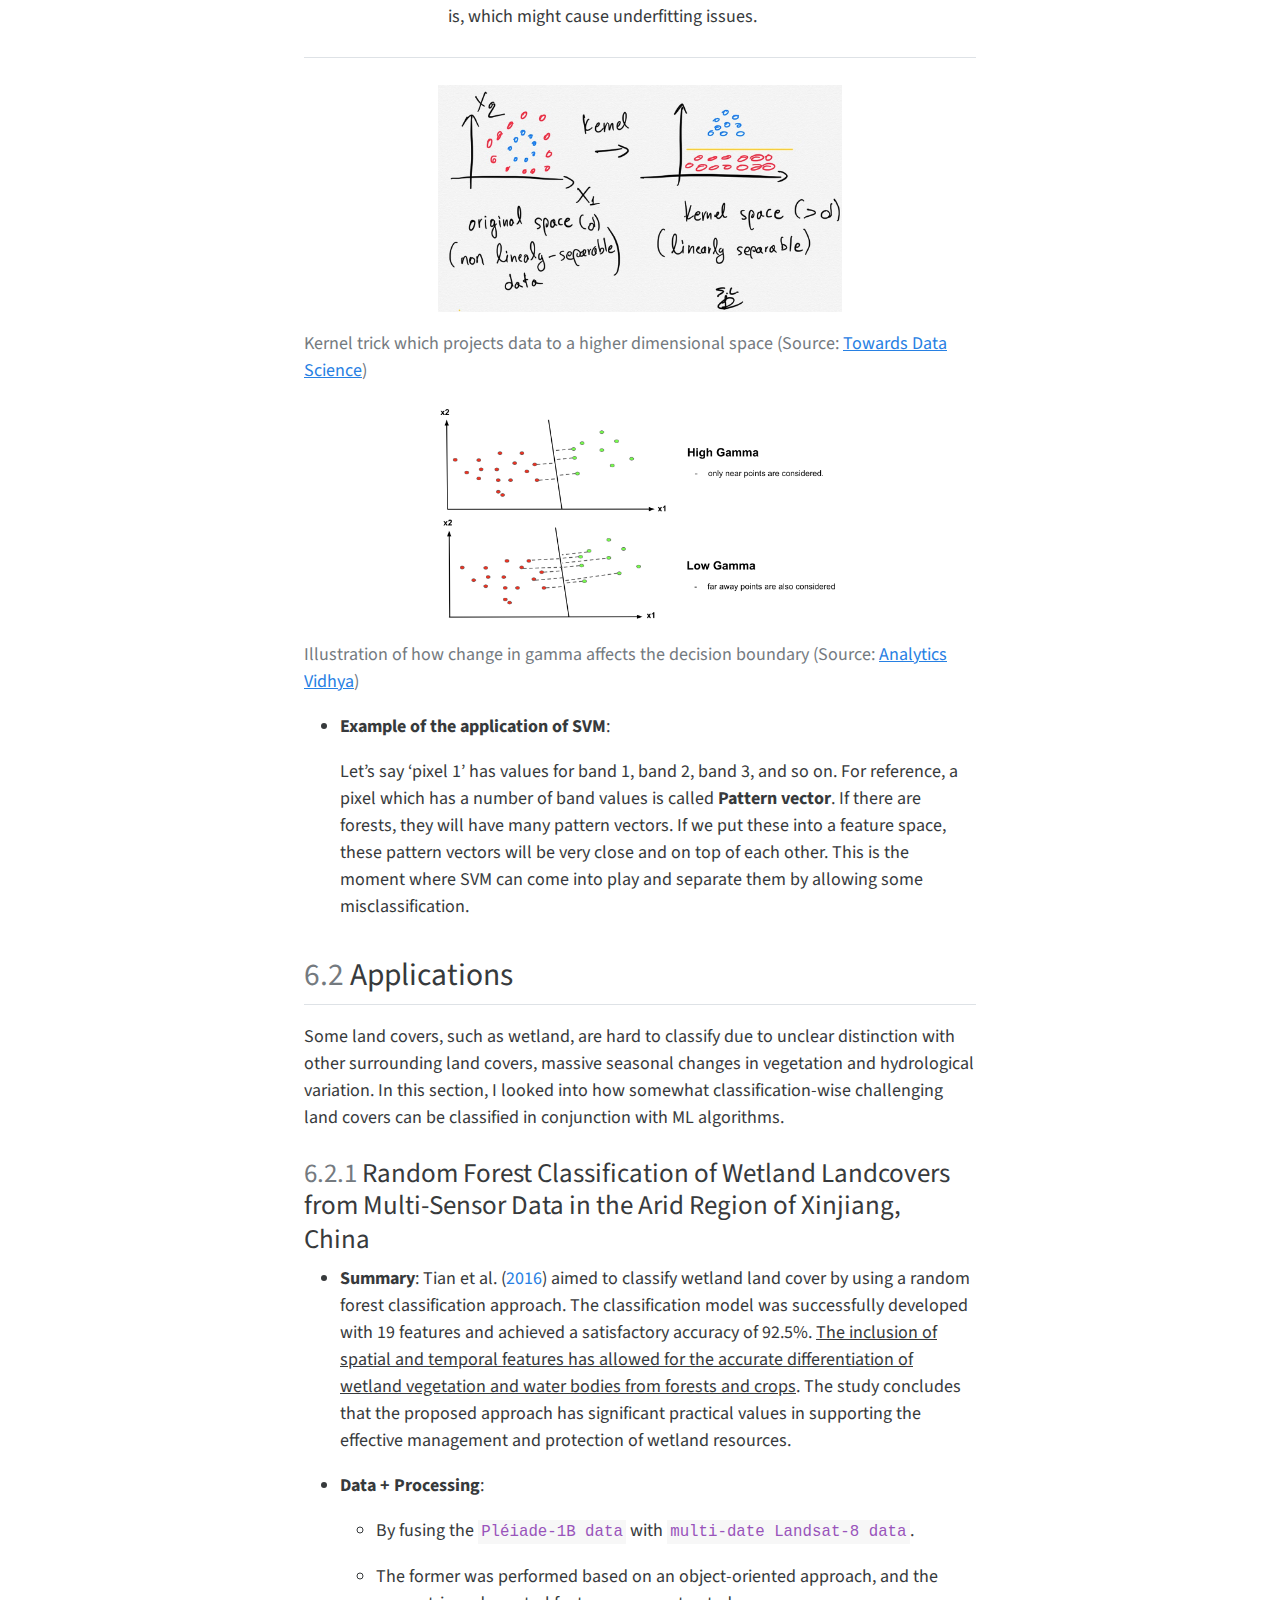
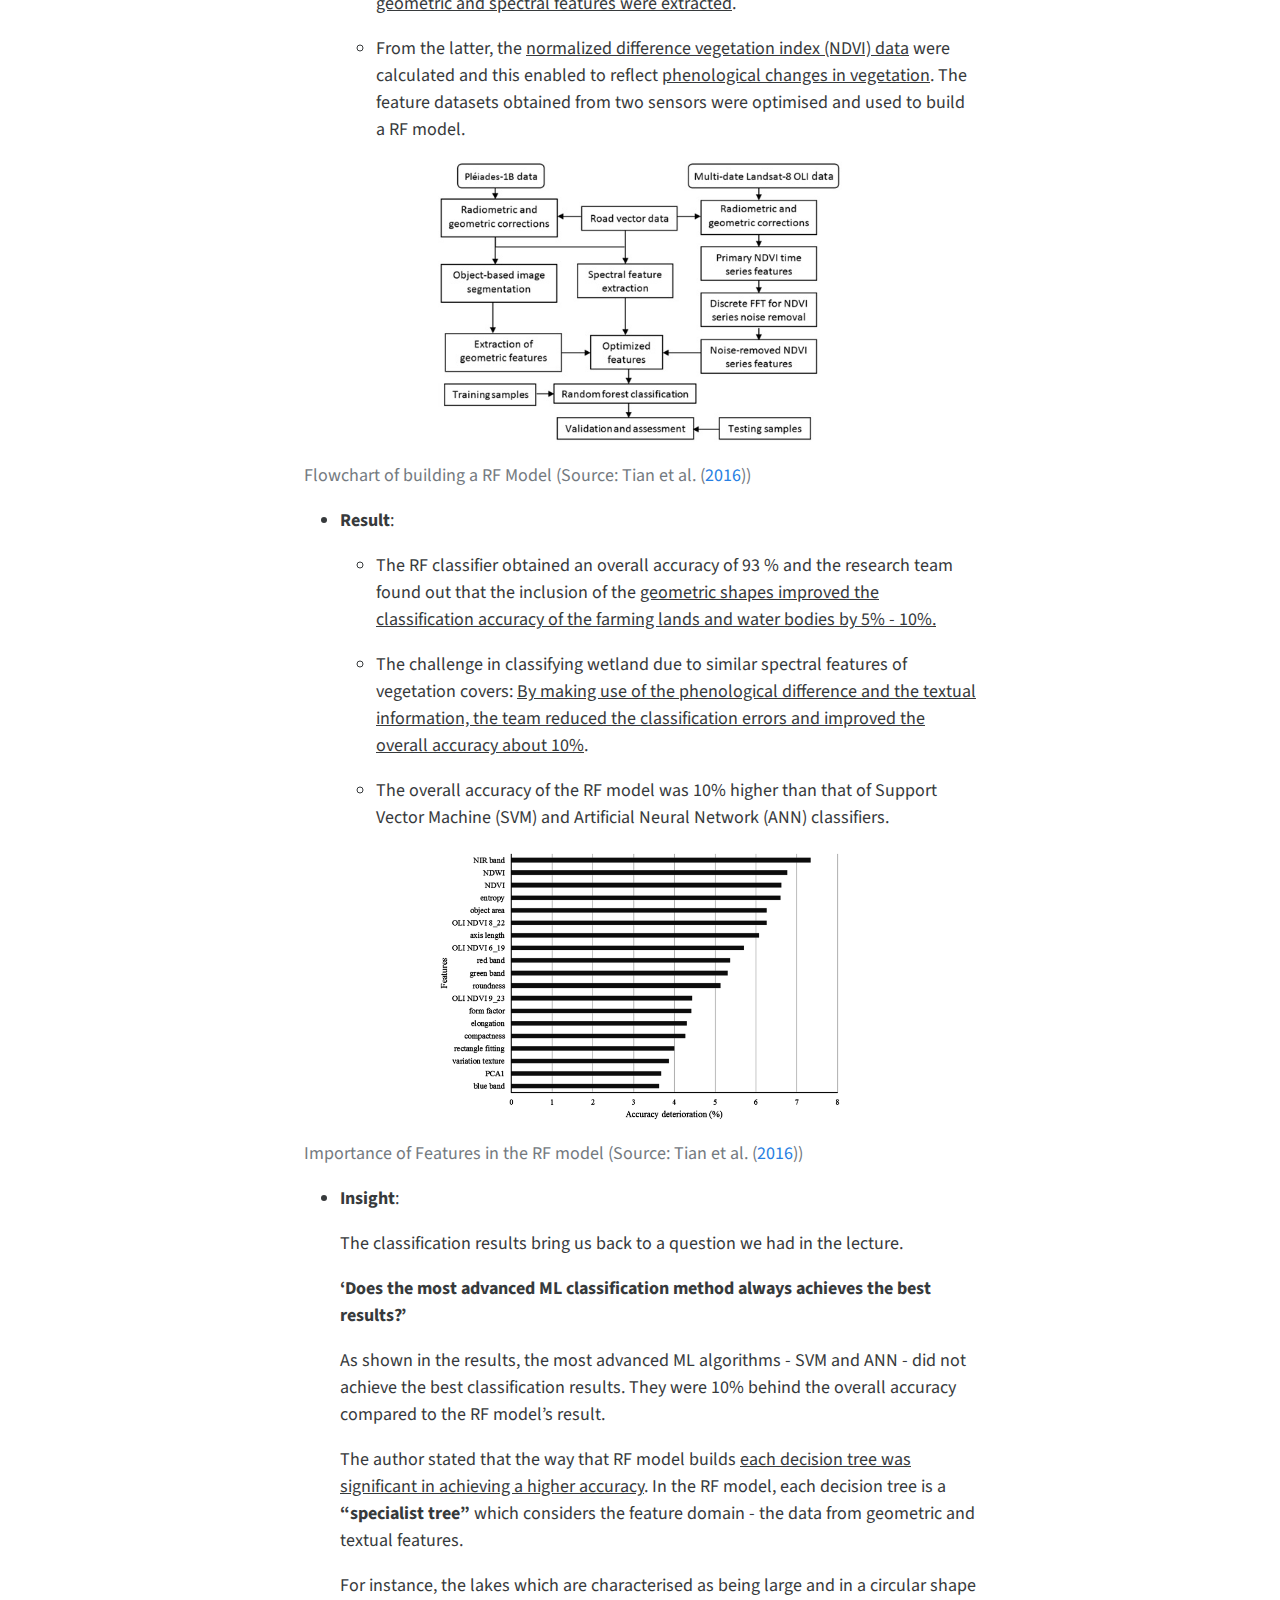
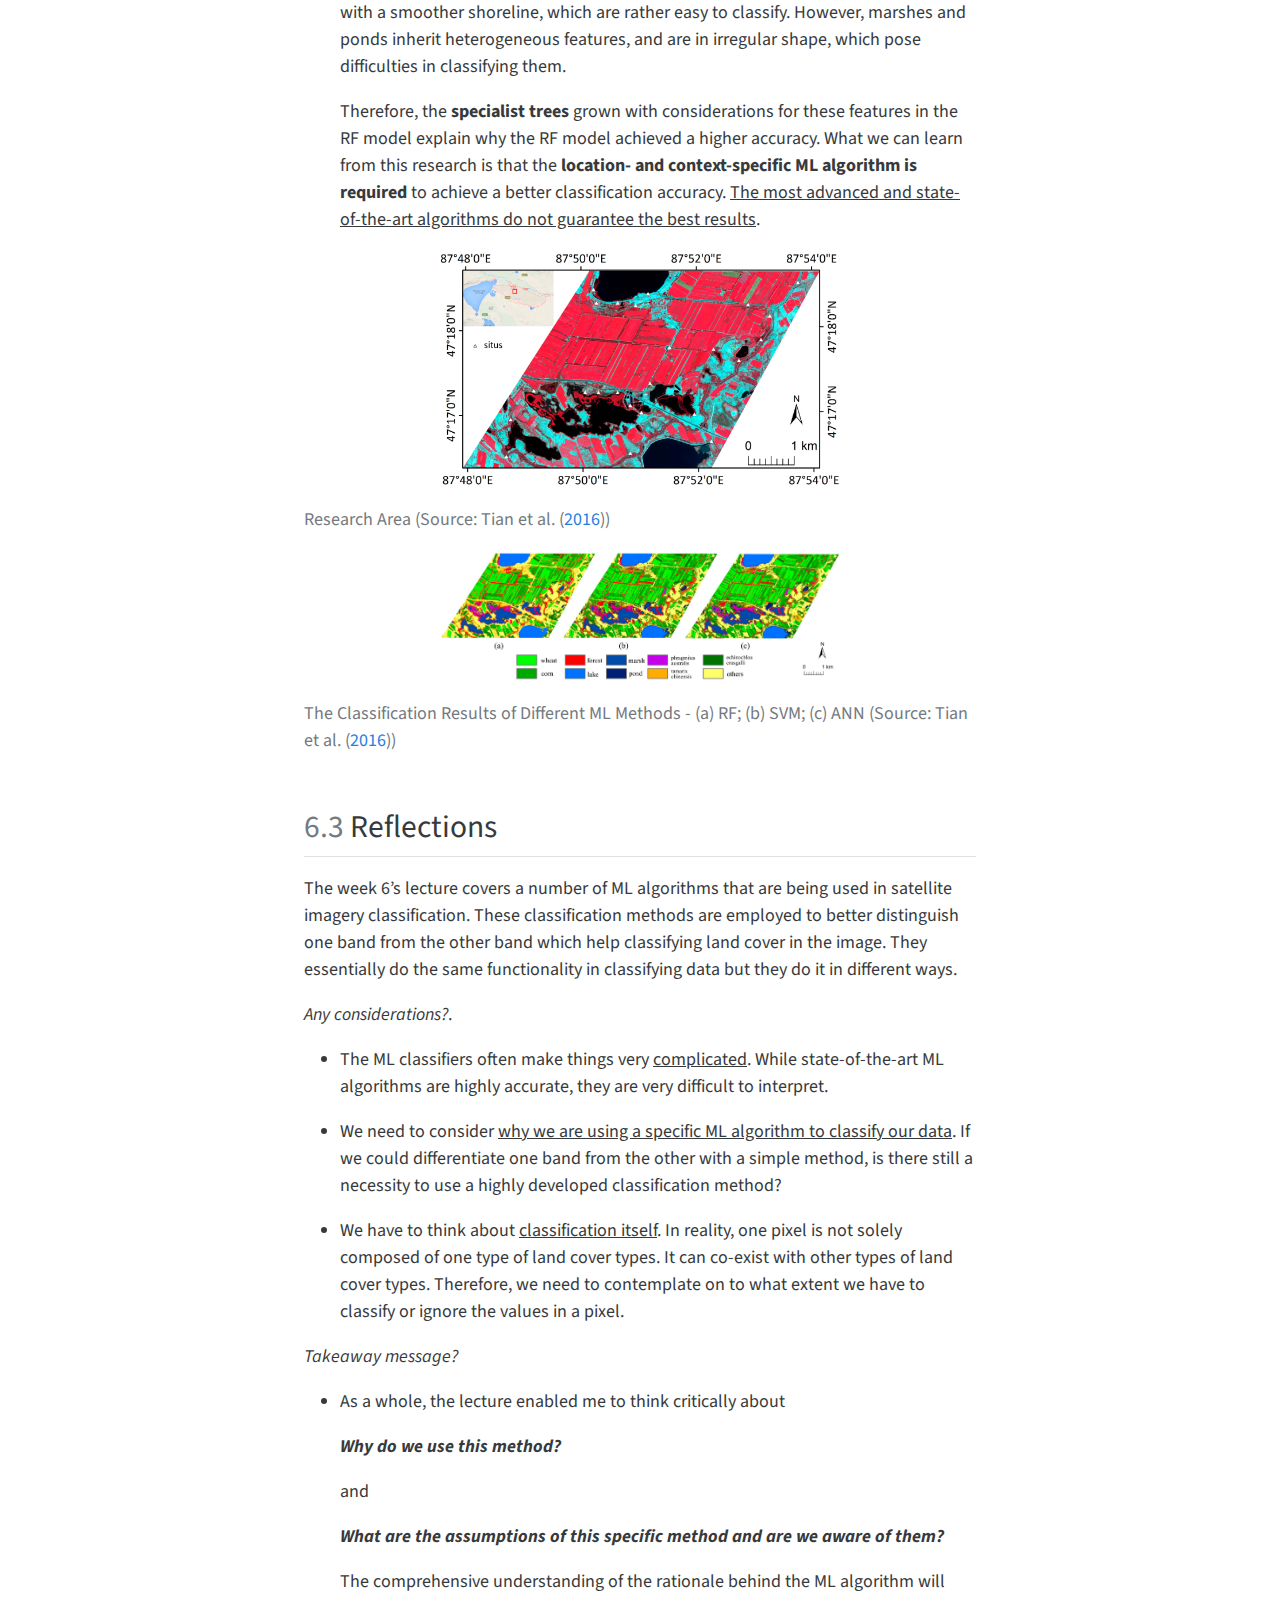
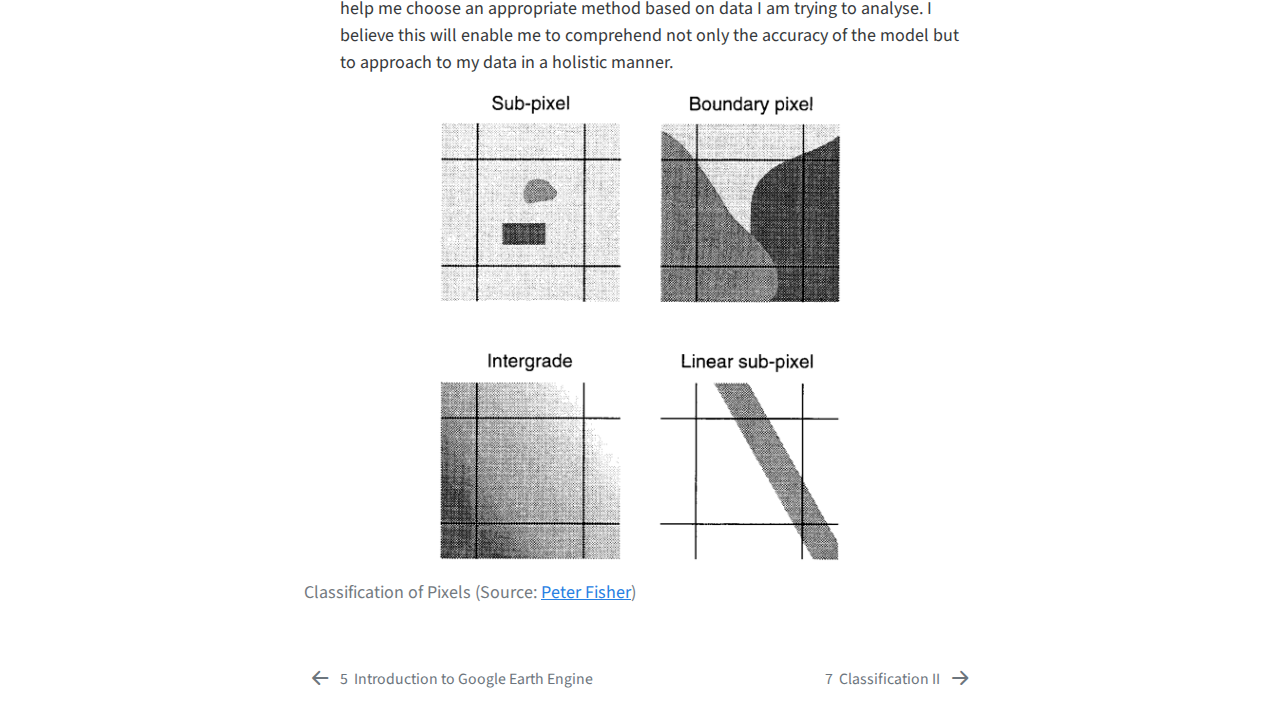
<file: docs/week_6.html>
<!DOCTYPE html>
<html xmlns="http://www.w3.org/1999/xhtml" lang="en" xml:lang="en"><head>

<meta charset="utf-8">
<meta name="generator" content="quarto-1.1.251">

<meta name="viewport" content="width=device-width, initial-scale=1.0, user-scalable=yes">


<title>Phil’s remote sensing learning diary - 6&nbsp; Classification I</title>
<style>
code{white-space: pre-wrap;}
span.smallcaps{font-variant: small-caps;}
div.columns{display: flex; gap: min(4vw, 1.5em);}
div.column{flex: auto; overflow-x: auto;}
div.hanging-indent{margin-left: 1.5em; text-indent: -1.5em;}
ul.task-list{list-style: none;}
ul.task-list li input[type="checkbox"] {
  width: 0.8em;
  margin: 0 0.8em 0.2em -1.6em;
  vertical-align: middle;
}
div.csl-bib-body { }
div.csl-entry {
  clear: both;
}
.hanging div.csl-entry {
  margin-left:2em;
  text-indent:-2em;
}
div.csl-left-margin {
  min-width:2em;
  float:left;
}
div.csl-right-inline {
  margin-left:2em;
  padding-left:1em;
}
div.csl-indent {
  margin-left: 2em;
}
</style>


<script src="site_libs/quarto-nav/quarto-nav.js"></script>
<script src="site_libs/quarto-nav/headroom.min.js"></script>
<script src="site_libs/clipboard/clipboard.min.js"></script>
<script src="site_libs/quarto-search/autocomplete.umd.js"></script>
<script src="site_libs/quarto-search/fuse.min.js"></script>
<script src="site_libs/quarto-search/quarto-search.js"></script>
<meta name="quarto:offset" content="./">
<link href="./week_7.html" rel="next">
<link href="./week_5.html" rel="prev">
<script src="site_libs/quarto-html/quarto.js"></script>
<script src="site_libs/quarto-html/popper.min.js"></script>
<script src="site_libs/quarto-html/tippy.umd.min.js"></script>
<script src="site_libs/quarto-html/anchor.min.js"></script>
<link href="site_libs/quarto-html/tippy.css" rel="stylesheet">
<link href="site_libs/quarto-html/quarto-syntax-highlighting.css" rel="stylesheet" id="quarto-text-highlighting-styles">
<script src="site_libs/bootstrap/bootstrap.min.js"></script>
<link href="site_libs/bootstrap/bootstrap-icons.css" rel="stylesheet">
<link href="site_libs/bootstrap/bootstrap.min.css" rel="stylesheet" id="quarto-bootstrap" data-mode="light">
<script id="quarto-search-options" type="application/json">{
  "location": "sidebar",
  "copy-button": false,
  "collapse-after": 3,
  "panel-placement": "start",
  "type": "textbox",
  "limit": 20,
  "language": {
    "search-no-results-text": "No results",
    "search-matching-documents-text": "matching documents",
    "search-copy-link-title": "Copy link to search",
    "search-hide-matches-text": "Hide additional matches",
    "search-more-match-text": "more match in this document",
    "search-more-matches-text": "more matches in this document",
    "search-clear-button-title": "Clear",
    "search-detached-cancel-button-title": "Cancel",
    "search-submit-button-title": "Submit"
  }
}</script>


</head>

<body class="nav-sidebar floating">

<div id="quarto-search-results"></div>
  <header id="quarto-header" class="headroom fixed-top">
  <nav class="quarto-secondary-nav" data-bs-toggle="collapse" data-bs-target="#quarto-sidebar" aria-controls="quarto-sidebar" aria-expanded="false" aria-label="Toggle sidebar navigation" onclick="if (window.quartoToggleHeadroom) { window.quartoToggleHeadroom(); }">
    <div class="container-fluid d-flex justify-content-between">
      <h1 class="quarto-secondary-nav-title"><span class="chapter-number">6</span>&nbsp; <span class="chapter-title">Classification I</span></h1>
      <button type="button" class="quarto-btn-toggle btn" aria-label="Show secondary navigation">
        <i class="bi bi-chevron-right"></i>
      </button>
    </div>
  </nav>
</header>
<!-- content -->
<div id="quarto-content" class="quarto-container page-columns page-rows-contents page-layout-article">
<!-- sidebar -->
  <nav id="quarto-sidebar" class="sidebar collapse sidebar-navigation floating overflow-auto">
    <div class="pt-lg-2 mt-2 text-left sidebar-header">
    <div class="sidebar-title mb-0 py-0">
      <a href="./">Phil’s remote sensing learning diary</a> 
    </div>
      </div>
      <div class="mt-2 flex-shrink-0 align-items-center">
        <div class="sidebar-search">
        <div id="quarto-search" class="" title="Search"></div>
        </div>
      </div>
    <div class="sidebar-menu-container"> 
    <ul class="list-unstyled mt-1">
        <li class="sidebar-item">
  <div class="sidebar-item-container"> 
  <a href="./index.html" class="sidebar-item-text sidebar-link">Hello!</a>
  </div>
</li>
        <li class="sidebar-item">
  <div class="sidebar-item-container"> 
  <a href="./week_1.html" class="sidebar-item-text sidebar-link"><span class="chapter-number">1</span>&nbsp; <span class="chapter-title">Introduction</span></a>
  </div>
</li>
        <li class="sidebar-item">
  <div class="sidebar-item-container"> 
  <a href="./week_2.html" class="sidebar-item-text sidebar-link"><span class="chapter-number">2</span>&nbsp; <span class="chapter-title">SAR Sensor</span></a>
  </div>
</li>
        <li class="sidebar-item">
  <div class="sidebar-item-container"> 
  <a href="./week_3.html" class="sidebar-item-text sidebar-link"><span class="chapter-number">3</span>&nbsp; <span class="chapter-title">Corrections</span></a>
  </div>
</li>
        <li class="sidebar-item">
  <div class="sidebar-item-container"> 
  <a href="./week_4.html" class="sidebar-item-text sidebar-link"><span class="chapter-number">4</span>&nbsp; <span class="chapter-title">Policy</span></a>
  </div>
</li>
        <li class="sidebar-item">
  <div class="sidebar-item-container"> 
  <a href="./week_5.html" class="sidebar-item-text sidebar-link"><span class="chapter-number">5</span>&nbsp; <span class="chapter-title">Introduction to Google Earth Engine</span></a>
  </div>
</li>
        <li class="sidebar-item">
  <div class="sidebar-item-container"> 
  <a href="./week_6.html" class="sidebar-item-text sidebar-link active"><span class="chapter-number">6</span>&nbsp; <span class="chapter-title">Classification I</span></a>
  </div>
</li>
        <li class="sidebar-item">
  <div class="sidebar-item-container"> 
  <a href="./week_7.html" class="sidebar-item-text sidebar-link"><span class="chapter-number">7</span>&nbsp; <span class="chapter-title">Classification II</span></a>
  </div>
</li>
        <li class="sidebar-item">
  <div class="sidebar-item-container"> 
  <a href="./week_8.html" class="sidebar-item-text sidebar-link"><span class="chapter-number">8</span>&nbsp; <span class="chapter-title">Urban Heat Island</span></a>
  </div>
</li>
        <li class="sidebar-item">
  <div class="sidebar-item-container"> 
  <a href="./references.html" class="sidebar-item-text sidebar-link">References</a>
  </div>
</li>
    </ul>
    </div>
</nav>
<!-- margin-sidebar -->
    <div id="quarto-margin-sidebar" class="sidebar margin-sidebar">
        <nav id="TOC" role="doc-toc" class="toc-active">
    <h2 id="toc-title">Table of contents</h2>
   
  <ul>
  <li><a href="#summary" id="toc-summary" class="nav-link active" data-scroll-target="#summary"><span class="toc-section-number">6.1</span>  Summary</a>
  <ul class="collapse">
  <li><a href="#random-forests-rf" id="toc-random-forests-rf" class="nav-link" data-scroll-target="#random-forests-rf"><span class="toc-section-number">6.1.1</span>  Random Forests (RF)</a></li>
  <li><a href="#support-vector-machine-svm" id="toc-support-vector-machine-svm" class="nav-link" data-scroll-target="#support-vector-machine-svm"><span class="toc-section-number">6.1.2</span>  Support Vector Machine (SVM)</a></li>
  </ul></li>
  <li><a href="#applications" id="toc-applications" class="nav-link" data-scroll-target="#applications"><span class="toc-section-number">6.2</span>  Applications</a>
  <ul class="collapse">
  <li><a href="#random-forest-classification-of-wetland-landcovers-from-multi-sensor-data-in-the-arid-region-of-xinjiang-china" id="toc-random-forest-classification-of-wetland-landcovers-from-multi-sensor-data-in-the-arid-region-of-xinjiang-china" class="nav-link" data-scroll-target="#random-forest-classification-of-wetland-landcovers-from-multi-sensor-data-in-the-arid-region-of-xinjiang-china"><span class="toc-section-number">6.2.1</span>  Random Forest Classification of Wetland Landcovers from Multi-Sensor Data in the Arid Region of Xinjiang, China</a></li>
  </ul></li>
  <li><a href="#reflections" id="toc-reflections" class="nav-link" data-scroll-target="#reflections"><span class="toc-section-number">6.3</span>  Reflections</a></li>
  </ul>
</nav>
    </div>
<!-- main -->
<main class="content" id="quarto-document-content">

<header id="title-block-header" class="quarto-title-block default">
<div class="quarto-title">
<h1 class="title d-none d-lg-block"><span class="chapter-number">6</span>&nbsp; <span class="chapter-title">Classification I</span></h1>
</div>



<div class="quarto-title-meta">

    
    
  </div>
  

</header>

<section id="summary" class="level2" data-number="6.1">
<h2 data-number="6.1" class="anchored" data-anchor-id="summary"><span class="header-section-number">6.1</span> Summary</h2>
<p>The classification methods can be divided into two approach - unsupervised and supervised algorithms. However, this diary will mainly focus on the supervised algorithms.</p>
<p>Supervised ML follows the following process:</p>
<pre><code>- Class definition
- Pre-processing
- Training
- Pixel assignment
- Accuracy assessment</code></pre>
<div class="cell" data-layout-align="center">
<div class="cell-output-display">
<div class="quarto-figure quarto-figure-center">
<figure class="figure">
<p><img src="img/supervised_process.png" style="width:60.0%;height:40.0%" class="figure-img"></p>
<p></p><figcaption class="figure-caption">Supervised Classification Process in Remote Sensing (Source: <a href="https://gisgeography.com/supervised-unsupervised-classification-arcgis/">GISgeography</a>)</figcaption><p></p>
</figure>
</div>
</div>
</div>
<section id="random-forests-rf" class="level3" data-number="6.1.1">
<h3 data-number="6.1.1" class="anchored" data-anchor-id="random-forests-rf"><span class="header-section-number">6.1.1</span> Random Forests (RF)</h3>
<ul>
<li><strong>Overview</strong>: RF simply means that <u>many are better than one</u>. We do “bootstrap” samples (bagging - only 70% of data is used), and create nodes with random number of variables and on and on. Eventually, we will make many decision trees from random number of variables. These different decision trees are called a forest. <u>A final decision is made by aggregating the results of a collection of decision trees</u>.</li>
</ul>
<div class="cell" data-layout-align="center">
<div class="cell-output-display">
<div class="quarto-figure quarto-figure-center">
<figure class="figure">
<p><img src="img/rf_flowchart.jpg" style="width:60.0%;height:40.0%" class="figure-img"></p>
<p></p><figcaption class="figure-caption">Random Forests Classification (Source: <a href="https://doi.org/10.1080/01431161.2018.1479794">Feng et al, 2018</a>)</figcaption><p></p>
</figure>
</div>
</div>
</div>
<ul>
<li><p><strong>Decision process</strong>:</p>
<p>The forest is tested with the samples that were not used to create the decision trees. These samples are called “Out of Bag (OOB)” (30%). The <strong>majority of decisions</strong> made on the OOB are chosen, and the proportion fo OOB incorrectly classified are called OOB error.</p>
<p>For example, when we want to classify a pixel, if the majority of decision trees says it is an urban area, the pixel is categorised as an urban area.</p>
<p><em>Note.</em> <u>OOB is different from test data</u> as test data are never included in building decision trees.</p></li>
</ul>
</section>
<section id="support-vector-machine-svm" class="level3" data-number="6.1.2">
<h3 data-number="6.1.2" class="anchored" data-anchor-id="support-vector-machine-svm"><span class="header-section-number">6.1.2</span> Support Vector Machine (SVM)</h3>
<ul>
<li><p><strong>Overview:</strong> SVM is a maximum margin classifier. SVM looks for a place where it can separate datasets most effectively. <u>The benefit of SVM is that it uses structural risk minimisation which minimises errors on unseen data</u>.</p>
<p>The distance from the diving line to the closest points is called the maximum margin. However, sometimes points from some datasets are very close to points of other datasets, which could lead to misclassification.</p></li>
</ul>
<div class="cell" data-layout-align="center">
<div class="cell-output-display">
<div class="quarto-figure quarto-figure-center">
<figure class="figure">
<p><img src="img/svm.png" class="img-fluid figure-img" style="width:60.0%"></p>
<p></p><figcaption class="figure-caption">Illustration of Support Vector Machine (Source: <a href="https://medium.com/@skilltohire/support-vector-machines-4d28a427ebd">skilltohire</a>)</figcaption><p></p>
</figure>
</div>
</div>
</div>
<ul>
<li><strong>Terminology</strong></li>
</ul>
<table class="table">
<colgroup>
<col style="width: 15%">
<col style="width: 84%">
</colgroup>
<thead>
<tr class="header">
<th>Term</th>
<th>Description</th>
</tr>
</thead>
<tbody>
<tr class="odd">
<td>Soft margin</td>
<td><ul>
<li>Allows some wrongly classified points to get the overall best results</li>
<li>Underfitting problem as outliers are included within the margins</li>
</ul></td>
</tr>
<tr class="even">
<td>Hard margin</td>
<td><ul>
<li>Does not allow any misclassification</li>
<li>Overfitting issue</li>
</ul></td>
</tr>
</tbody>
</table>
<div class="cell" data-layout-align="center">
<div class="cell-output-display">
<div class="quarto-figure quarto-figure-center">
<figure class="figure">
<p><img src="img/svm_margin.png" style="width:60.0%;height:40.0%" class="figure-img"></p>
<p></p><figcaption class="figure-caption">Hard and Soft margin (Source: <a href="https://www.vebuso.com/2020/02/a-top-machine-learning-algorithm-explained-support-vector-machines-svms/">Velocity Business Solutions</a>)</figcaption><p></p>
</figure>
</div>
</div>
</div>
<ul>
<li><strong>Parameters of SVM</strong>: The best values for C and gamma can be searched through using <u>grid search</u>, which tests every possible values for the hyper-parameters</li>
</ul>
<table class="table">
<colgroup>
<col style="width: 9%">
<col style="width: 90%">
</colgroup>
<thead>
<tr class="header">
<th>Parameter</th>
<th>Description</th>
</tr>
</thead>
<tbody>
<tr class="odd">
<td>C</td>
<td><ul>
<li>Determines the extent of misclassification that SVM can allow</li>
<li>If ‘C’ is large, SVM has a hard margin</li>
<li>If ‘C’ is small, SVM has a soft margin</li>
</ul></td>
</tr>
<tr class="even">
<td>Kernel</td>
<td><ul>
<li>Transforms the data when the data cannot be linearly separated</li>
</ul></td>
</tr>
<tr class="odd">
<td>Gamma</td>
<td><ul>
<li>Defines the decision boundary</li>
<li>The larger the ‘gamma’ is, the higher probability of overfitting is</li>
<li>The smaller the ‘gamma’ is, the more linear the decision boundary is, which might cause underfitting issues.</li>
</ul></td>
</tr>
</tbody>
</table>
<div class="cell" data-layout-align="center">
<div class="cell-output-display">
<div class="quarto-figure quarto-figure-center">
<figure class="figure">
<p><img src="img/svm_kernel.png" style="width:60.0%;height:40.0%" class="figure-img"></p>
<p></p><figcaption class="figure-caption">Kernel trick which projects data to a higher dimensional space (Source: <a href="https://towardsdatascience.com/support-vector-machines-svm-clearly-explained-a-python-tutorial-for-classification-problems-29c539f3ad8">Towards Data Science</a>)</figcaption><p></p>
</figure>
</div>
</div>
</div>
<div class="cell" data-layout-align="center">
<div class="cell-output-display">
<div class="quarto-figure quarto-figure-center">
<figure class="figure">
<p><img src="img/svm_gamma.png" style="width:60.0%;height:40.0%" class="figure-img"></p>
<p></p><figcaption class="figure-caption">Illustration of how change in gamma affects the decision boundary (Source: <a href="https://www.analyticsvidhya.com/blog/2021/06/support-vector-machine-better-understanding/">Analytics Vidhya</a>)</figcaption><p></p>
</figure>
</div>
</div>
</div>
<ul>
<li><p><strong>Example of the application of SVM</strong>:</p>
<p>Let’s say ‘pixel 1’ has values for band 1, band 2, band 3, and so on. For reference, a pixel which has a number of band values is called <strong>Pattern vector</strong>. If there are forests, they will have many pattern vectors. If we put these into a feature space, these pattern vectors will be very close and on top of each other. This is the moment where SVM can come into play and separate them by allowing some misclassification.</p></li>
</ul>
</section>
</section>
<section id="applications" class="level2" data-number="6.2">
<h2 data-number="6.2" class="anchored" data-anchor-id="applications"><span class="header-section-number">6.2</span> Applications</h2>
<p>Some land covers, such as wetland, are hard to classify due to unclear distinction with other surrounding land covers, massive seasonal changes in vegetation and hydrological variation. In this section, I looked into how somewhat classification-wise challenging land covers can be classified in conjunction with ML algorithms.</p>
<section id="random-forest-classification-of-wetland-landcovers-from-multi-sensor-data-in-the-arid-region-of-xinjiang-china" class="level3" data-number="6.2.1">
<h3 data-number="6.2.1" class="anchored" data-anchor-id="random-forest-classification-of-wetland-landcovers-from-multi-sensor-data-in-the-arid-region-of-xinjiang-china"><span class="header-section-number">6.2.1</span> Random Forest Classification of Wetland Landcovers from Multi-Sensor Data in the Arid Region of Xinjiang, China</h3>
<ul>
<li><p><strong>Summary</strong>: <span class="citation" data-cites="rs8110954">Tian et al. (<a href="references.html#ref-rs8110954" role="doc-biblioref">2016</a>)</span> aimed to classify wetland land cover by using a random forest classification approach. The classification model was successfully developed with 19 features and achieved a satisfactory accuracy of 92.5%. <u>The inclusion of spatial and temporal features has allowed for the accurate differentiation of wetland vegetation and water bodies from forests and crops</u>. The study concludes that the proposed approach has significant practical values in supporting the effective management and protection of wetland resources.</p></li>
<li><p><strong>Data + Processing</strong>:</p>
<ul>
<li><p>By fusing the <code>Pléiade-1B data</code> with <code>multi-date Landsat-8 data</code>.</p></li>
<li><p>The former was performed based on an object-oriented approach, and the <u>geometric and spectral features were extracted</u>.</p></li>
<li><p>From the latter, the <u>normalized difference vegetation index (NDVI) data</u> were calculated and this enabled to reflect <u>phenological changes in vegetation</u>. The feature datasets obtained from two sensors were optimised and used to build a RF model.</p></li>
</ul></li>
</ul>
<div class="cell" data-layout-align="center">
<div class="cell-output-display">
<div class="quarto-figure quarto-figure-center">
<figure class="figure">
<p><img src="img/wk6_application_abstract.png" style="width:60.0%;height:40.0%" class="figure-img"></p>
<p></p><figcaption class="figure-caption">Flowchart of building a RF Model (Source: <span class="citation" data-cites="rs8110954">Tian et al. (<a href="references.html#ref-rs8110954" role="doc-biblioref">2016</a>)</span>)</figcaption><p></p>
</figure>
</div>
</div>
</div>
<ul>
<li><p><strong>Result</strong>:</p>
<ul>
<li><p>The RF classifier obtained an overall accuracy of 93 % and the research team found out that the inclusion of the <u>geometric shapes improved the classification accuracy of the farming lands and water bodies by 5% - 10%.</u></p></li>
<li><p>The challenge in classifying wetland due to similar spectral features of vegetation covers: <u>By making use of the phenological difference and the textual information, the team reduced the classification errors and improved the overall accuracy about 10%</u>.</p></li>
<li><p>The overall accuracy of the RF model was 10% higher than that of Support Vector Machine (SVM) and Artificial Neural Network (ANN) classifiers.</p></li>
</ul></li>
</ul>
<div class="cell" data-layout-align="center">
<div class="cell-output-display">
<div class="quarto-figure quarto-figure-center">
<figure class="figure">
<p><img src="img/wk6_result_contribution.png" style="width:60.0%;height:40.0%" class="figure-img"></p>
<p></p><figcaption class="figure-caption">Importance of Features in the RF model (Source: <span class="citation" data-cites="rs8110954">Tian et al. (<a href="references.html#ref-rs8110954" role="doc-biblioref">2016</a>)</span>)</figcaption><p></p>
</figure>
</div>
</div>
</div>
<ul>
<li><p><strong>Insight</strong>:</p>
<p>The classification results bring us back to a question we had in the lecture.</p>
<p><strong>‘Does the most advanced ML classification method always achieves the best results?’</strong></p>
<p>As shown in the results, the most advanced ML algorithms - SVM and ANN - did not achieve the best classification results. They were 10% behind the overall accuracy compared to the RF model’s result.</p>
<p>The author stated that the way that RF model builds <u>each decision tree was significant in achieving a higher accuracy</u>. In the RF model, each decision tree is a <strong>“specialist tree”</strong> which considers the feature domain - the data from geometric and textual features.</p>
<p>For instance, the lakes which are characterised as being large and in a circular shape with a smoother shoreline, which are rather easy to classify. However, marshes and ponds inherit heterogeneous features, and are in irregular shape, which pose difficulties in classifying them.</p>
<p>Therefore, the <strong>specialist trees</strong> grown with considerations for these features in the RF model explain why the RF model achieved a higher accuracy. What we can learn from this research is that the <strong>location- and context-specific ML algorithm is required</strong> to achieve a better classification accuracy. <u>The most advanced and state-of-the-art algorithms do not guarantee the best results</u>.</p></li>
</ul>
<div class="cell" data-layout-align="center">
<div class="cell-output-display">
<div class="quarto-figure quarto-figure-center">
<figure class="figure">
<p><img src="img/wk6_research_area.png" style="width:60.0%;height:40.0%" class="figure-img"></p>
<p></p><figcaption class="figure-caption">Research Area (Source: <span class="citation" data-cites="rs8110954">Tian et al. (<a href="references.html#ref-rs8110954" role="doc-biblioref">2016</a>)</span>)</figcaption><p></p>
</figure>
</div>
</div>
</div>
<div class="cell" data-layout-align="center">
<div class="cell-output-display">
<div class="quarto-figure quarto-figure-center">
<figure class="figure">
<p><img src="img/wk6_application_results.png" style="width:60.0%;height:60.0%" class="figure-img"></p>
<p></p><figcaption class="figure-caption">The Classification Results of Different ML Methods - (a) RF; (b) SVM; (c) ANN (Source: <span class="citation" data-cites="rs8110954">Tian et al. (<a href="references.html#ref-rs8110954" role="doc-biblioref">2016</a>)</span>)</figcaption><p></p>
</figure>
</div>
</div>
</div>
</section>
</section>
<section id="reflections" class="level2" data-number="6.3">
<h2 data-number="6.3" class="anchored" data-anchor-id="reflections"><span class="header-section-number">6.3</span> Reflections</h2>
<p>The week 6’s lecture covers a number of ML algorithms that are being used in satellite imagery classification. These classification methods are employed to better distinguish one band from the other band which help classifying land cover in the image. They essentially do the same functionality in classifying data but they do it in different ways.</p>
<p><em>Any considerations?</em>.</p>
<ul>
<li><p>The ML classifiers often make things very <u>complicated</u>. While state-of-the-art ML algorithms are highly accurate, they are very difficult to interpret.</p></li>
<li><p>We need to consider <u>why we are using a specific ML algorithm to classify our data</u>. If we could differentiate one band from the other with a simple method, is there still a necessity to use a highly developed classification method?</p></li>
<li><p>We have to think about <u>classification itself</u>. In reality, one pixel is not solely composed of one type of land cover types. It can co-exist with other types of land cover types. Therefore, we need to contemplate on to what extent we have to classify or ignore the values in a pixel.</p></li>
</ul>
<p><em>Takeaway message?</em></p>
<ul>
<li><p>As a whole, the lecture enabled me to think critically about</p>
<p><strong><em>Why do we use this method?</em></strong></p>
<p>and</p>
<p><strong><em>What are the assumptions of this specific method and are we aware of them?</em></strong></p>
<p>The comprehensive understanding of the rationale behind the ML algorithm will help me choose an appropriate method based on data I am trying to analyse. I believe this will enable me to comprehend not only the accuracy of the model but to approach to my data in a holistic manner.</p></li>
</ul>
<div class="cell" data-layout-align="center">
<div class="cell-output-display">
<div class="quarto-figure quarto-figure-center">
<figure class="figure">
<p><img src="img/mixed_pixels.png" style="width:60.0%;height:30.0%" class="figure-img"></p>
<p></p><figcaption class="figure-caption">Classification of Pixels (Source: <a href="https://www.researchgate.net/figure/Four-causes-of-mixed-pixels_fig3_242103275">Peter Fisher</a>)</figcaption><p></p>
</figure>
</div>
</div>
</div>


<div id="refs" class="references csl-bib-body hanging-indent" role="doc-bibliography" style="display: none">
<div id="ref-rs8110954" class="csl-entry" role="doc-biblioentry">
Tian, Shaohong, Xianfeng Zhang, Jie Tian, and Quan Sun. 2016. <span>“Random Forest Classification of Wetland Landcovers from Multi-Sensor Data in the Arid Region of Xinjiang, China.”</span> <em>Remote Sensing</em> 8 (11). <a href="https://doi.org/10.3390/rs8110954">https://doi.org/10.3390/rs8110954</a>.
</div>
</div>
</section>

</main> <!-- /main -->
<script id="quarto-html-after-body" type="application/javascript">
window.document.addEventListener("DOMContentLoaded", function (event) {
  const toggleBodyColorMode = (bsSheetEl) => {
    const mode = bsSheetEl.getAttribute("data-mode");
    const bodyEl = window.document.querySelector("body");
    if (mode === "dark") {
      bodyEl.classList.add("quarto-dark");
      bodyEl.classList.remove("quarto-light");
    } else {
      bodyEl.classList.add("quarto-light");
      bodyEl.classList.remove("quarto-dark");
    }
  }
  const toggleBodyColorPrimary = () => {
    const bsSheetEl = window.document.querySelector("link#quarto-bootstrap");
    if (bsSheetEl) {
      toggleBodyColorMode(bsSheetEl);
    }
  }
  toggleBodyColorPrimary();  
  const icon = "";
  const anchorJS = new window.AnchorJS();
  anchorJS.options = {
    placement: 'right',
    icon: icon
  };
  anchorJS.add('.anchored');
  const clipboard = new window.ClipboardJS('.code-copy-button', {
    target: function(trigger) {
      return trigger.previousElementSibling;
    }
  });
  clipboard.on('success', function(e) {
    // button target
    const button = e.trigger;
    // don't keep focus
    button.blur();
    // flash "checked"
    button.classList.add('code-copy-button-checked');
    var currentTitle = button.getAttribute("title");
    button.setAttribute("title", "Copied!");
    setTimeout(function() {
      button.setAttribute("title", currentTitle);
      button.classList.remove('code-copy-button-checked');
    }, 1000);
    // clear code selection
    e.clearSelection();
  });
  function tippyHover(el, contentFn) {
    const config = {
      allowHTML: true,
      content: contentFn,
      maxWidth: 500,
      delay: 100,
      arrow: false,
      appendTo: function(el) {
          return el.parentElement;
      },
      interactive: true,
      interactiveBorder: 10,
      theme: 'quarto',
      placement: 'bottom-start'
    };
    window.tippy(el, config); 
  }
  const noterefs = window.document.querySelectorAll('a[role="doc-noteref"]');
  for (var i=0; i<noterefs.length; i++) {
    const ref = noterefs[i];
    tippyHover(ref, function() {
      // use id or data attribute instead here
      let href = ref.getAttribute('data-footnote-href') || ref.getAttribute('href');
      try { href = new URL(href).hash; } catch {}
      const id = href.replace(/^#\/?/, "");
      const note = window.document.getElementById(id);
      return note.innerHTML;
    });
  }
  var bibliorefs = window.document.querySelectorAll('a[role="doc-biblioref"]');
  for (var i=0; i<bibliorefs.length; i++) {
    const ref = bibliorefs[i];
    const cites = ref.parentNode.getAttribute('data-cites').split(' ');
    tippyHover(ref, function() {
      var popup = window.document.createElement('div');
      cites.forEach(function(cite) {
        var citeDiv = window.document.createElement('div');
        citeDiv.classList.add('hanging-indent');
        citeDiv.classList.add('csl-entry');
        var biblioDiv = window.document.getElementById('ref-' + cite);
        if (biblioDiv) {
          citeDiv.innerHTML = biblioDiv.innerHTML;
        }
        popup.appendChild(citeDiv);
      });
      return popup.innerHTML;
    });
  }
});
</script>
<nav class="page-navigation">
  <div class="nav-page nav-page-previous">
      <a href="./week_5.html" class="pagination-link">
        <i class="bi bi-arrow-left-short"></i> <span class="nav-page-text"><span class="chapter-number">5</span>&nbsp; <span class="chapter-title">Introduction to Google Earth Engine</span></span>
      </a>          
  </div>
  <div class="nav-page nav-page-next">
      <a href="./week_7.html" class="pagination-link">
        <span class="nav-page-text"><span class="chapter-number">7</span>&nbsp; <span class="chapter-title">Classification II</span></span> <i class="bi bi-arrow-right-short"></i>
      </a>
  </div>
</nav>
</div> <!-- /content -->



</body></html>
</file>
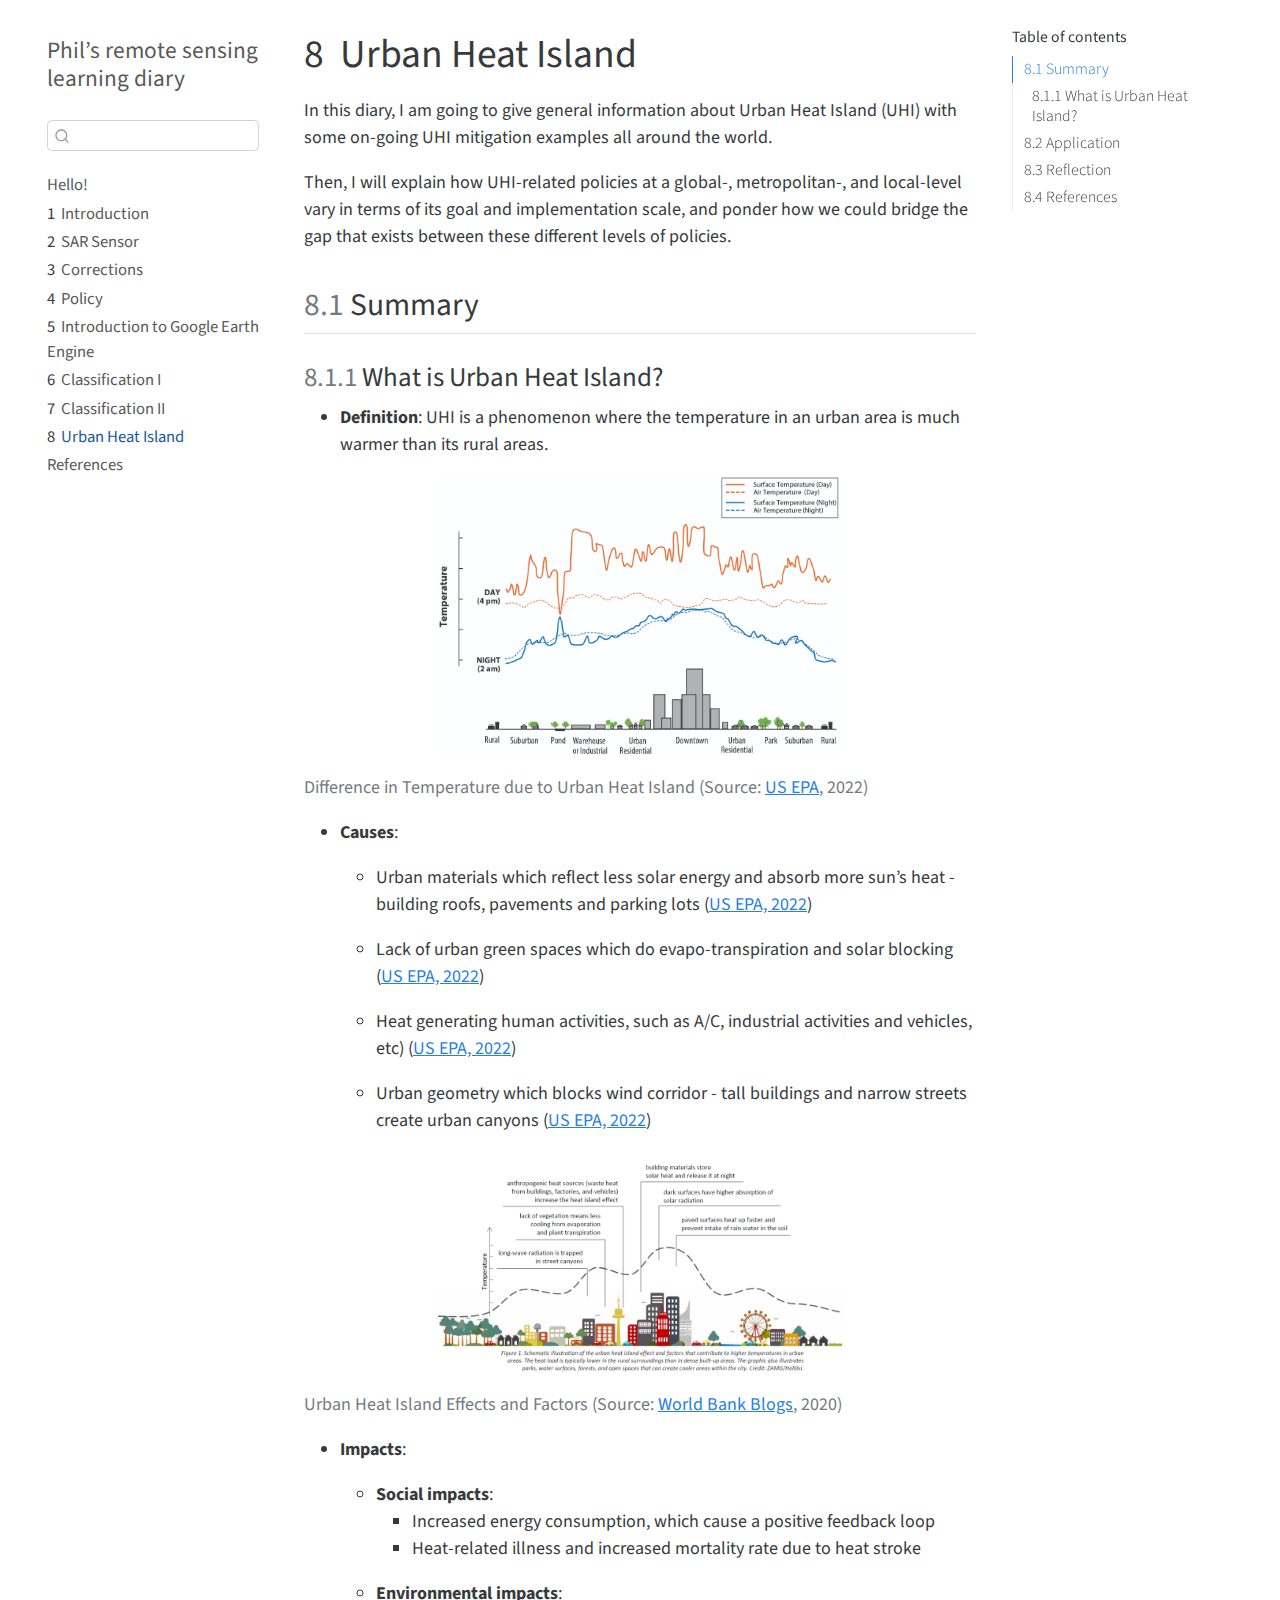
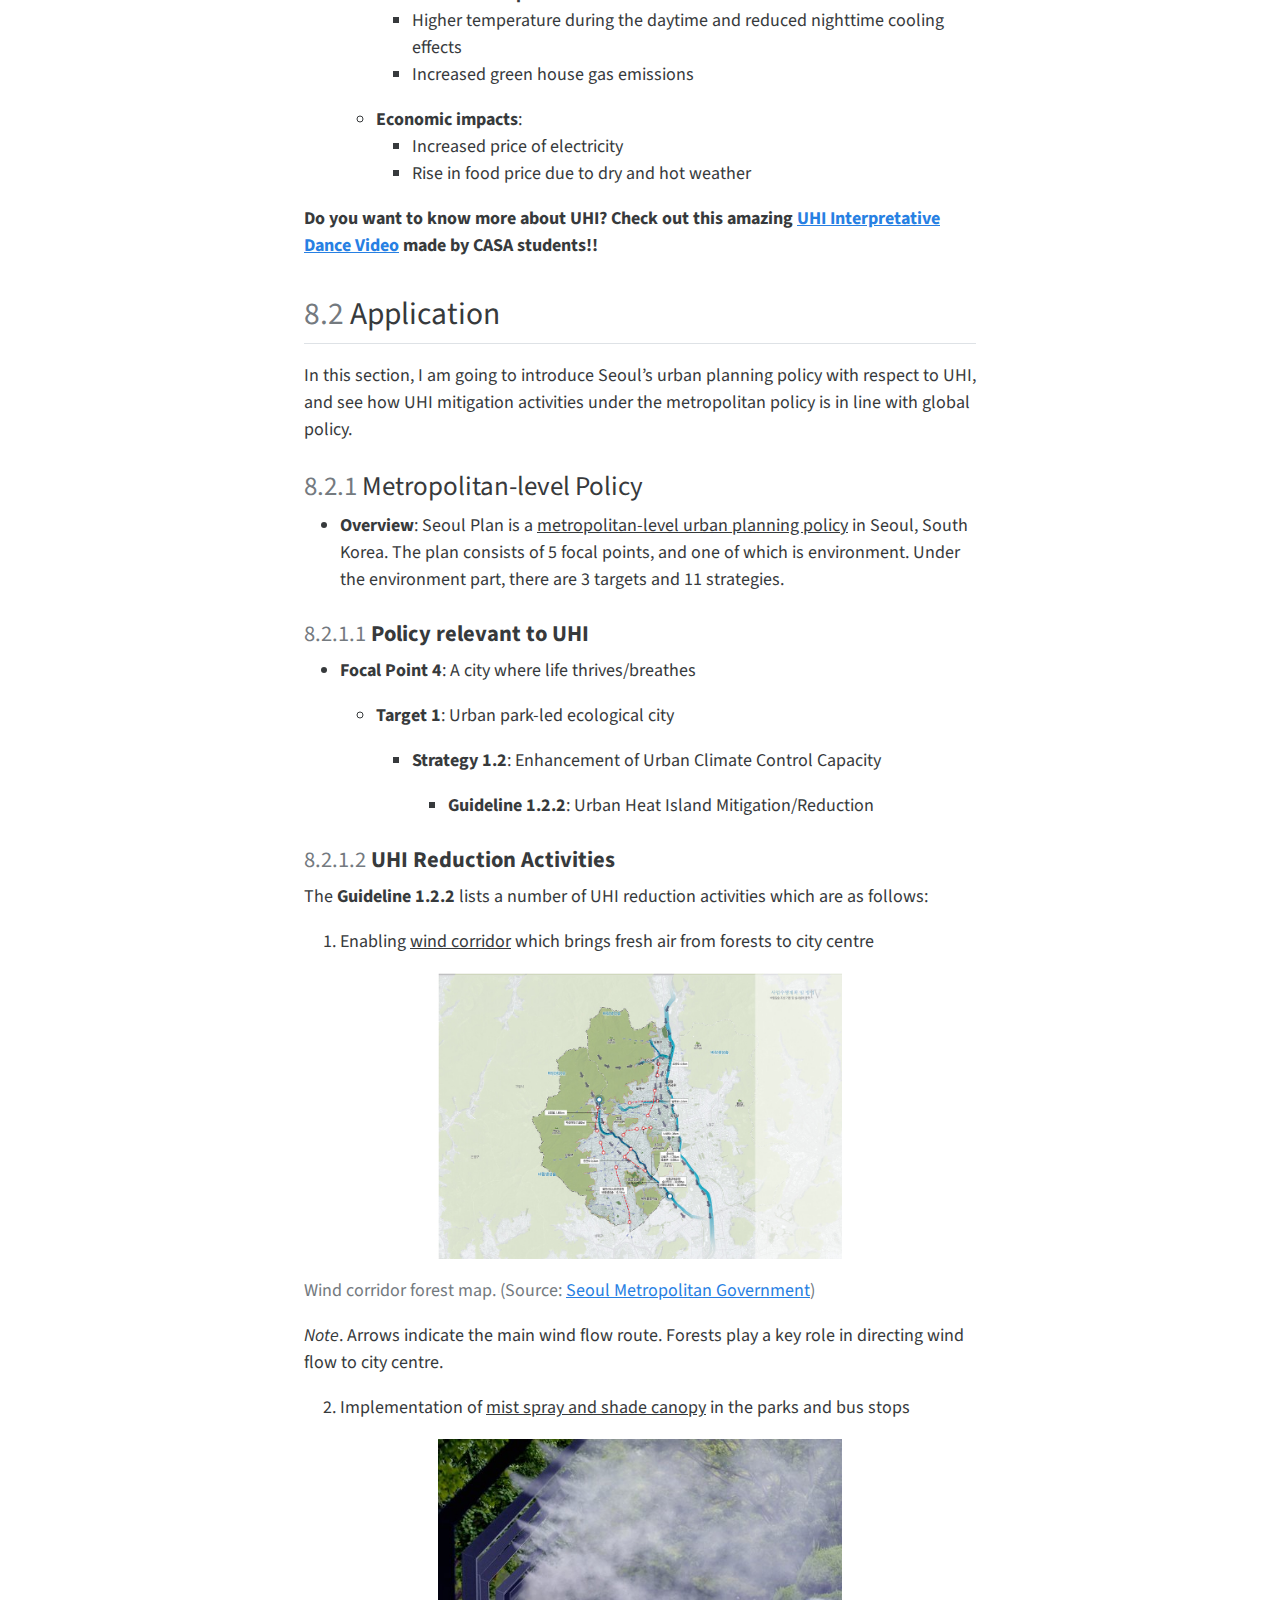
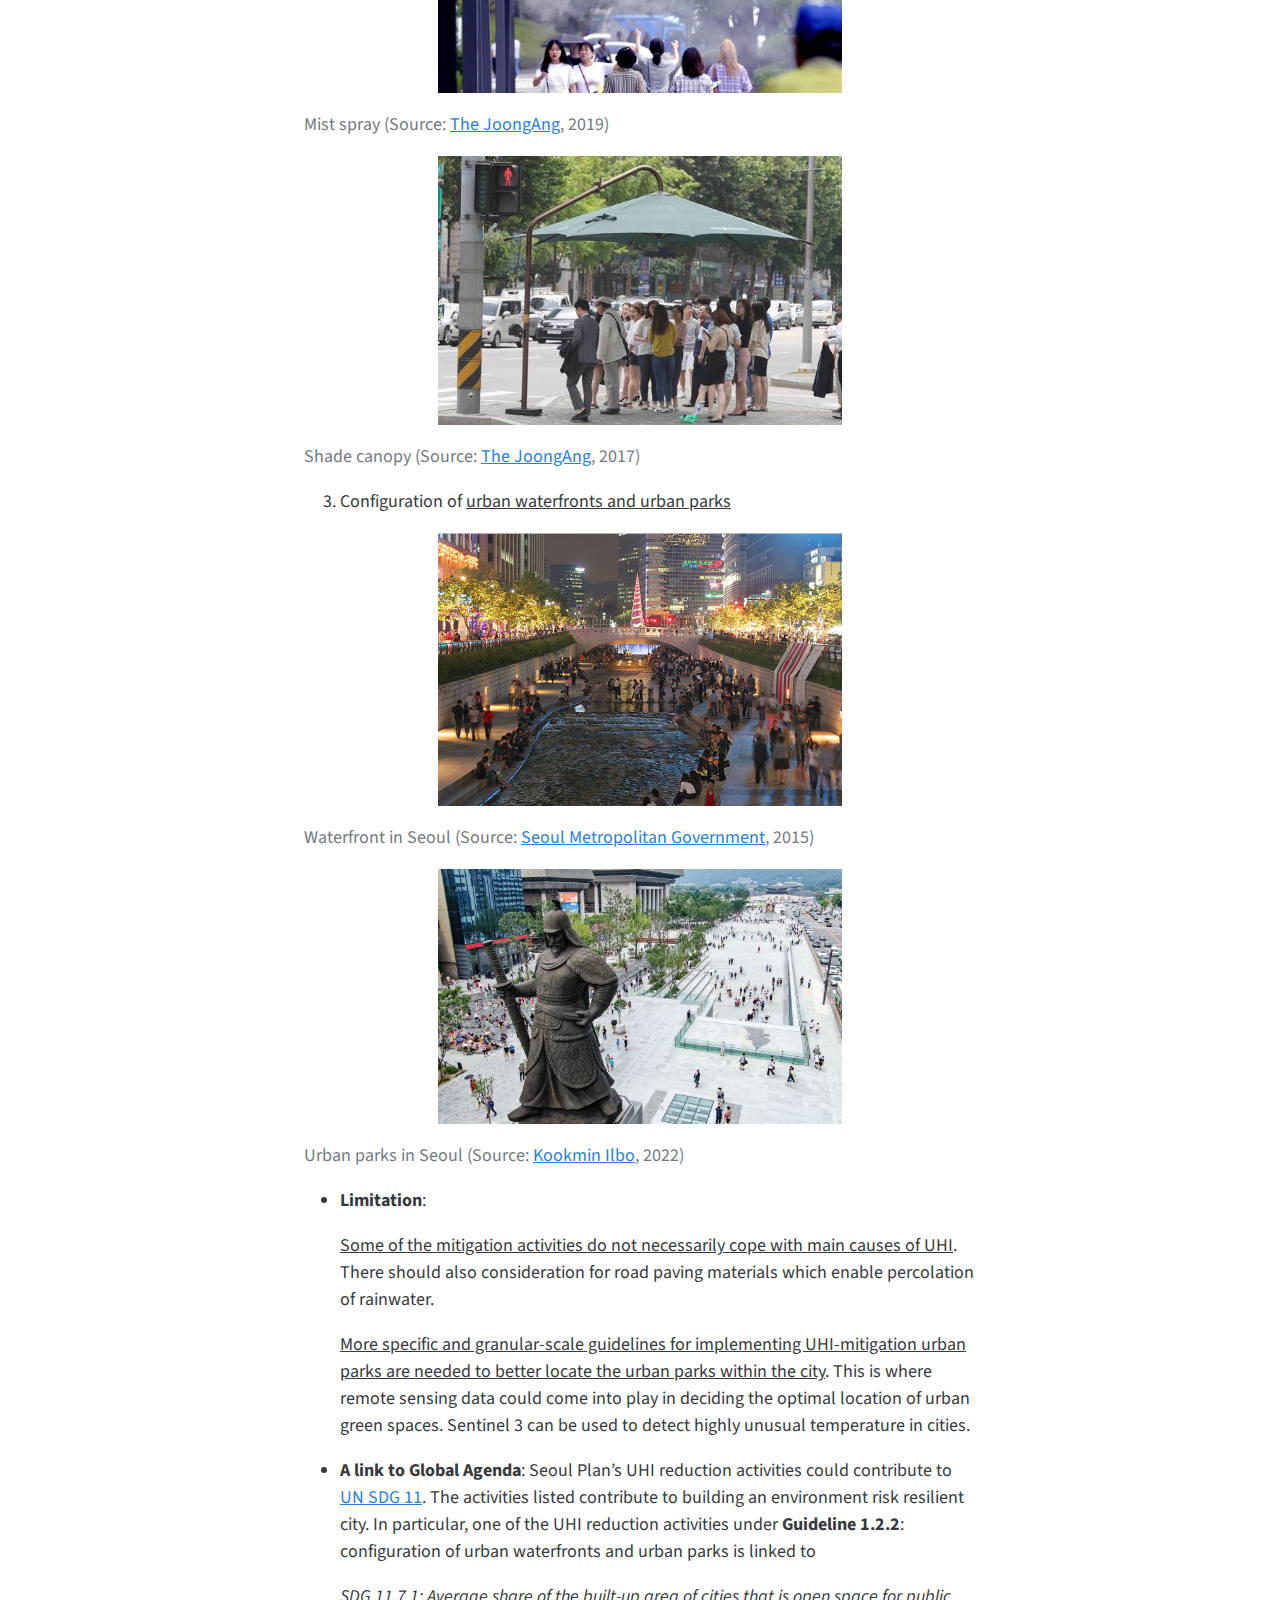
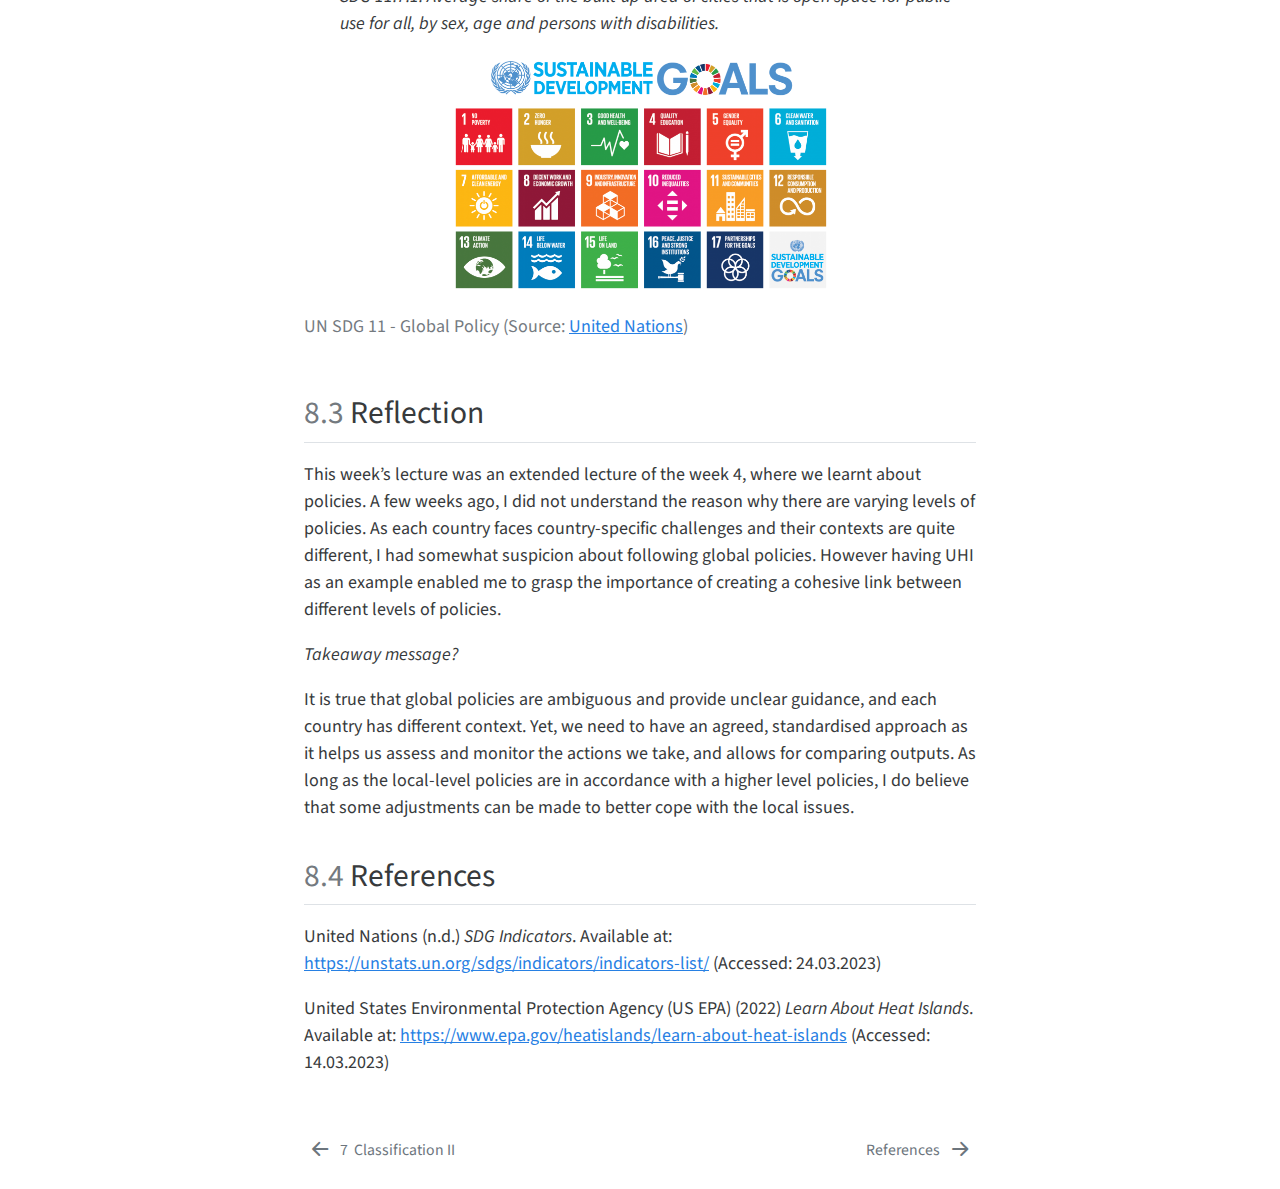
<file: docs/week_8.html>
<!DOCTYPE html>
<html xmlns="http://www.w3.org/1999/xhtml" lang="en" xml:lang="en"><head>

<meta charset="utf-8">
<meta name="generator" content="quarto-1.1.251">

<meta name="viewport" content="width=device-width, initial-scale=1.0, user-scalable=yes">


<title>Phil’s remote sensing learning diary - 8&nbsp; Urban Heat Island</title>
<style>
code{white-space: pre-wrap;}
span.smallcaps{font-variant: small-caps;}
div.columns{display: flex; gap: min(4vw, 1.5em);}
div.column{flex: auto; overflow-x: auto;}
div.hanging-indent{margin-left: 1.5em; text-indent: -1.5em;}
ul.task-list{list-style: none;}
ul.task-list li input[type="checkbox"] {
  width: 0.8em;
  margin: 0 0.8em 0.2em -1.6em;
  vertical-align: middle;
}
</style>


<script src="site_libs/quarto-nav/quarto-nav.js"></script>
<script src="site_libs/quarto-nav/headroom.min.js"></script>
<script src="site_libs/clipboard/clipboard.min.js"></script>
<script src="site_libs/quarto-search/autocomplete.umd.js"></script>
<script src="site_libs/quarto-search/fuse.min.js"></script>
<script src="site_libs/quarto-search/quarto-search.js"></script>
<meta name="quarto:offset" content="./">
<link href="./references.html" rel="next">
<link href="./week_7.html" rel="prev">
<script src="site_libs/quarto-html/quarto.js"></script>
<script src="site_libs/quarto-html/popper.min.js"></script>
<script src="site_libs/quarto-html/tippy.umd.min.js"></script>
<script src="site_libs/quarto-html/anchor.min.js"></script>
<link href="site_libs/quarto-html/tippy.css" rel="stylesheet">
<link href="site_libs/quarto-html/quarto-syntax-highlighting.css" rel="stylesheet" id="quarto-text-highlighting-styles">
<script src="site_libs/bootstrap/bootstrap.min.js"></script>
<link href="site_libs/bootstrap/bootstrap-icons.css" rel="stylesheet">
<link href="site_libs/bootstrap/bootstrap.min.css" rel="stylesheet" id="quarto-bootstrap" data-mode="light">
<script id="quarto-search-options" type="application/json">{
  "location": "sidebar",
  "copy-button": false,
  "collapse-after": 3,
  "panel-placement": "start",
  "type": "textbox",
  "limit": 20,
  "language": {
    "search-no-results-text": "No results",
    "search-matching-documents-text": "matching documents",
    "search-copy-link-title": "Copy link to search",
    "search-hide-matches-text": "Hide additional matches",
    "search-more-match-text": "more match in this document",
    "search-more-matches-text": "more matches in this document",
    "search-clear-button-title": "Clear",
    "search-detached-cancel-button-title": "Cancel",
    "search-submit-button-title": "Submit"
  }
}</script>


</head>

<body class="nav-sidebar floating">

<div id="quarto-search-results"></div>
  <header id="quarto-header" class="headroom fixed-top">
  <nav class="quarto-secondary-nav" data-bs-toggle="collapse" data-bs-target="#quarto-sidebar" aria-controls="quarto-sidebar" aria-expanded="false" aria-label="Toggle sidebar navigation" onclick="if (window.quartoToggleHeadroom) { window.quartoToggleHeadroom(); }">
    <div class="container-fluid d-flex justify-content-between">
      <h1 class="quarto-secondary-nav-title"><span class="chapter-number">8</span>&nbsp; <span class="chapter-title">Urban Heat Island</span></h1>
      <button type="button" class="quarto-btn-toggle btn" aria-label="Show secondary navigation">
        <i class="bi bi-chevron-right"></i>
      </button>
    </div>
  </nav>
</header>
<!-- content -->
<div id="quarto-content" class="quarto-container page-columns page-rows-contents page-layout-article">
<!-- sidebar -->
  <nav id="quarto-sidebar" class="sidebar collapse sidebar-navigation floating overflow-auto">
    <div class="pt-lg-2 mt-2 text-left sidebar-header">
    <div class="sidebar-title mb-0 py-0">
      <a href="./">Phil’s remote sensing learning diary</a> 
    </div>
      </div>
      <div class="mt-2 flex-shrink-0 align-items-center">
        <div class="sidebar-search">
        <div id="quarto-search" class="" title="Search"></div>
        </div>
      </div>
    <div class="sidebar-menu-container"> 
    <ul class="list-unstyled mt-1">
        <li class="sidebar-item">
  <div class="sidebar-item-container"> 
  <a href="./index.html" class="sidebar-item-text sidebar-link">Hello!</a>
  </div>
</li>
        <li class="sidebar-item">
  <div class="sidebar-item-container"> 
  <a href="./week_1.html" class="sidebar-item-text sidebar-link"><span class="chapter-number">1</span>&nbsp; <span class="chapter-title">Introduction</span></a>
  </div>
</li>
        <li class="sidebar-item">
  <div class="sidebar-item-container"> 
  <a href="./week_2.html" class="sidebar-item-text sidebar-link"><span class="chapter-number">2</span>&nbsp; <span class="chapter-title">SAR Sensor</span></a>
  </div>
</li>
        <li class="sidebar-item">
  <div class="sidebar-item-container"> 
  <a href="./week_3.html" class="sidebar-item-text sidebar-link"><span class="chapter-number">3</span>&nbsp; <span class="chapter-title">Corrections</span></a>
  </div>
</li>
        <li class="sidebar-item">
  <div class="sidebar-item-container"> 
  <a href="./week_4.html" class="sidebar-item-text sidebar-link"><span class="chapter-number">4</span>&nbsp; <span class="chapter-title">Policy</span></a>
  </div>
</li>
        <li class="sidebar-item">
  <div class="sidebar-item-container"> 
  <a href="./week_5.html" class="sidebar-item-text sidebar-link"><span class="chapter-number">5</span>&nbsp; <span class="chapter-title">Introduction to Google Earth Engine</span></a>
  </div>
</li>
        <li class="sidebar-item">
  <div class="sidebar-item-container"> 
  <a href="./week_6.html" class="sidebar-item-text sidebar-link"><span class="chapter-number">6</span>&nbsp; <span class="chapter-title">Classification I</span></a>
  </div>
</li>
        <li class="sidebar-item">
  <div class="sidebar-item-container"> 
  <a href="./week_7.html" class="sidebar-item-text sidebar-link"><span class="chapter-number">7</span>&nbsp; <span class="chapter-title">Classification II</span></a>
  </div>
</li>
        <li class="sidebar-item">
  <div class="sidebar-item-container"> 
  <a href="./week_8.html" class="sidebar-item-text sidebar-link active"><span class="chapter-number">8</span>&nbsp; <span class="chapter-title">Urban Heat Island</span></a>
  </div>
</li>
        <li class="sidebar-item">
  <div class="sidebar-item-container"> 
  <a href="./references.html" class="sidebar-item-text sidebar-link">References</a>
  </div>
</li>
    </ul>
    </div>
</nav>
<!-- margin-sidebar -->
    <div id="quarto-margin-sidebar" class="sidebar margin-sidebar">
        <nav id="TOC" role="doc-toc" class="toc-active">
    <h2 id="toc-title">Table of contents</h2>
   
  <ul>
  <li><a href="#summary" id="toc-summary" class="nav-link active" data-scroll-target="#summary"><span class="toc-section-number">8.1</span>  Summary</a>
  <ul class="collapse">
  <li><a href="#what-is-urban-heat-island" id="toc-what-is-urban-heat-island" class="nav-link" data-scroll-target="#what-is-urban-heat-island"><span class="toc-section-number">8.1.1</span>  What is Urban Heat Island?</a></li>
  </ul></li>
  <li><a href="#application" id="toc-application" class="nav-link" data-scroll-target="#application"><span class="toc-section-number">8.2</span>  Application</a>
  <ul class="collapse">
  <li><a href="#metropolitan-level-policy" id="toc-metropolitan-level-policy" class="nav-link" data-scroll-target="#metropolitan-level-policy"><span class="toc-section-number">8.2.1</span>  Metropolitan-level Policy</a></li>
  </ul></li>
  <li><a href="#reflection" id="toc-reflection" class="nav-link" data-scroll-target="#reflection"><span class="toc-section-number">8.3</span>  Reflection</a></li>
  <li><a href="#references" id="toc-references" class="nav-link" data-scroll-target="#references"><span class="toc-section-number">8.4</span>  References</a></li>
  </ul>
</nav>
    </div>
<!-- main -->
<main class="content" id="quarto-document-content">

<header id="title-block-header" class="quarto-title-block default">
<div class="quarto-title">
<h1 class="title d-none d-lg-block"><span class="chapter-number">8</span>&nbsp; <span class="chapter-title">Urban Heat Island</span></h1>
</div>



<div class="quarto-title-meta">

    
    
  </div>
  

</header>

<p>In this diary, I am going to give general information about Urban Heat Island (UHI) with some on-going UHI mitigation examples all around the world.</p>
<p>Then, I will explain how UHI-related policies at a global-, metropolitan-, and local-level vary in terms of its goal and implementation scale, and ponder how we could bridge the gap that exists between these different levels of policies.</p>
<section id="summary" class="level2" data-number="8.1">
<h2 data-number="8.1" class="anchored" data-anchor-id="summary"><span class="header-section-number">8.1</span> Summary</h2>
<section id="what-is-urban-heat-island" class="level3" data-number="8.1.1">
<h3 data-number="8.1.1" class="anchored" data-anchor-id="what-is-urban-heat-island"><span class="header-section-number">8.1.1</span> What is Urban Heat Island?</h3>
<ul>
<li><strong>Definition</strong>: UHI is a phenomenon where the temperature in an urban area is much warmer than its rural areas.</li>
</ul>
<div class="cell" data-layout-align="center">
<div class="cell-output-display">
<div class="quarto-figure quarto-figure-center">
<figure class="figure">
<p><img src="img/uhi_diagram.jpg" style="width:60.0%;height:40.0%" class="figure-img"></p>
<p></p><figcaption class="figure-caption">Difference in Temperature due to Urban Heat Island (Source: <a href="https://www.epa.gov/heatislands/learn-about-heat-islands">US EPA</a>, 2022)</figcaption><p></p>
</figure>
</div>
</div>
</div>
<ul>
<li><p><strong>Causes</strong>:</p>
<ul>
<li><p>Urban materials which reflect less solar energy and absorb more sun’s heat - building roofs, pavements and parking lots (<a href="https://www.epa.gov/heatislands/learn-about-heat-islands">US EPA, 2022</a>)</p></li>
<li><p>Lack of urban green spaces which do evapo-transpiration and solar blocking (<a href="https://www.epa.gov/heatislands/learn-about-heat-islands">US EPA, 2022</a>)</p></li>
<li><p>Heat generating human activities, such as A/C, industrial activities and vehicles, etc) (<a href="https://www.epa.gov/heatislands/learn-about-heat-islands">US EPA, 2022</a>)</p></li>
<li><p>Urban geometry which blocks wind corridor - tall buildings and narrow streets create urban canyons (<a href="https://www.epa.gov/heatislands/learn-about-heat-islands">US EPA, 2022</a>)</p></li>
</ul></li>
</ul>
<div class="cell" data-layout-align="center">
<div class="cell-output-display">
<div class="quarto-figure quarto-figure-center">
<figure class="figure">
<p><img src="img/uhi_cause.png" style="width:60.0%;height:40.0%" class="figure-img"></p>
<p></p><figcaption class="figure-caption">Urban Heat Island Effects and Factors (Source: <a href="https://blogs.worldbank.org/sustainablecities/3-ways-beat-heat-european-cities">World Bank Blogs</a>, 2020)</figcaption><p></p>
</figure>
</div>
</div>
</div>
<ul>
<li><p><strong>Impacts</strong>:</p>
<ul>
<li><strong>Social impacts</strong>:
<ul>
<li>Increased energy consumption, which cause a positive feedback loop</li>
<li>Heat-related illness and increased mortality rate due to heat stroke</li>
</ul></li>
<li><strong>Environmental impacts</strong>:
<ul>
<li>Higher temperature during the daytime and reduced nighttime cooling effects</li>
<li>Increased green house gas emissions</li>
</ul></li>
<li><strong>Economic impacts</strong>:
<ul>
<li>Increased price of electricity</li>
<li>Rise in food price due to dry and hot weather</li>
</ul></li>
</ul></li>
</ul>
<p><strong>Do you want to know more about UHI? Check out this amazing <a href="https://grand-tuck-757.notion.site/Urban-Heat-Island-Interpretive-Dance-5a97bd9ac958489188ab689db54e59a8">UHI Interpretative Dance Video</a> made by CASA students!!</strong></p>
</section>
</section>
<section id="application" class="level2" data-number="8.2">
<h2 data-number="8.2" class="anchored" data-anchor-id="application"><span class="header-section-number">8.2</span> Application</h2>
<p>In this section, I am going to introduce Seoul’s urban planning policy with respect to UHI, and see how UHI mitigation activities under the metropolitan policy is in line with global policy.</p>
<section id="metropolitan-level-policy" class="level3" data-number="8.2.1">
<h3 data-number="8.2.1" class="anchored" data-anchor-id="metropolitan-level-policy"><span class="header-section-number">8.2.1</span> Metropolitan-level Policy</h3>
<ul>
<li><strong>Overview</strong>: Seoul Plan is a <u>metropolitan-level urban planning policy</u> in Seoul, South Korea. The plan consists of 5 focal points, and one of which is environment. Under the environment part, there are 3 targets and 11 strategies.</li>
</ul>
<section id="policy-relevant-to-uhi" class="level4" data-number="8.2.1.1">
<h4 data-number="8.2.1.1" class="anchored" data-anchor-id="policy-relevant-to-uhi"><span class="header-section-number">8.2.1.1</span> <strong>Policy relevant to UHI</strong></h4>
<ul>
<li><p><strong>Focal Point 4</strong>: A city where life thrives/breathes</p>
<ul>
<li><p><strong>Target 1</strong>: Urban park-led ecological city</p>
<ul>
<li><p><strong>Strategy 1.2</strong>: Enhancement of Urban Climate Control Capacity</p>
<ul>
<li><strong>Guideline 1.2.2</strong>: Urban Heat Island Mitigation/Reduction</li>
</ul></li>
</ul></li>
</ul></li>
</ul>
</section>
<section id="uhi-reduction-activities" class="level4" data-number="8.2.1.2">
<h4 data-number="8.2.1.2" class="anchored" data-anchor-id="uhi-reduction-activities"><span class="header-section-number">8.2.1.2</span> <strong>UHI Reduction Activities</strong></h4>
<p>The <strong>Guideline 1.2.2</strong> lists a number of UHI reduction activities which are as follows:</p>
<ol type="1">
<li>Enabling <u>wind corridor</u> which brings fresh air from forests to city centre</li>
</ol>
<div class="cell" data-layout-align="center">
<div class="cell-output-display">
<div class="quarto-figure quarto-figure-center">
<figure class="figure">
<p><img src="img/windforest.jpg" style="width:60.0%;height:40.0%" class="figure-img"></p>
<p></p><figcaption class="figure-caption">Wind corridor forest map. (Source: <a href="https://flexible.img.hani.co.kr/flexible/normal/970/689/imgdb/original/2020/1014/20201014502292.jpg?_ga=2.54985771.1264888021.1678839871-1975413597.1678839871">Seoul Metropolitan Government</a>)</figcaption><p></p>
</figure>
</div>
</div>
</div>
<p><em>Note</em>. Arrows indicate the main wind flow route. Forests play a key role in directing wind flow to city centre.</p>
<ol start="2" type="1">
<li>Implementation of <u>mist spray and shade canopy</u> in the parks and bus stops</li>
</ol>
<div class="cell" data-layout-align="center">
<div class="cell-output-display">
<div class="quarto-figure quarto-figure-center">
<figure class="figure">
<p><img src="img/mist_spray.jpg" style="width:60.0%;height:40.0%" class="figure-img"></p>
<p></p><figcaption class="figure-caption">Mist spray (Source: <a href="https://www.joongang.co.kr/article/23534249">The JoongAng</a>, 2019)</figcaption><p></p>
</figure>
</div>
</div>
</div>
<div class="cell" data-layout-align="center">
<div class="cell-output-display">
<div class="quarto-figure quarto-figure-center">
<figure class="figure">
<p><img src="img/shade.jpg" style="width:60.0%;height:40.0%" class="figure-img"></p>
<p></p><figcaption class="figure-caption">Shade canopy (Source: <a href="https://www.joongang.co.kr/article/21706462#home">The JoongAng</a>, 2017)</figcaption><p></p>
</figure>
</div>
</div>
</div>
<ol start="3" type="1">
<li>Configuration of <u>urban waterfronts and urban parks</u></li>
</ol>
<div class="cell" data-layout-align="center">
<div class="cell-output-display">
<div class="quarto-figure quarto-figure-center">
<figure class="figure">
<p><img src="img/cheonggyecheon.jpg" style="width:60.0%;height:40.0%" class="figure-img"></p>
<p></p><figcaption class="figure-caption">Waterfront in Seoul (Source: <a href="https://mediahub.seoul.go.kr/archives/919167">Seoul Metropolitan Government</a>, 2015)</figcaption><p></p>
</figure>
</div>
</div>
</div>
<div class="cell" data-layout-align="center">
<div class="cell-output-display">
<div class="quarto-figure quarto-figure-center">
<figure class="figure">
<p><img src="img/park.jpg" style="width:60.0%;height:40.0%" class="figure-img"></p>
<p></p><figcaption class="figure-caption">Urban parks in Seoul (Source: <a href="https://m.kmib.co.kr/view.asp?arcid=0017350461">Kookmin Ilbo</a>, 2022)</figcaption><p></p>
</figure>
</div>
</div>
</div>
<ul>
<li><p><strong>Limitation</strong>:</p>
<p><u>Some of the mitigation activities do not necessarily cope with main causes of UHI</u>. There should also consideration for road paving materials which enable percolation of rainwater.</p>
<p><u>More specific and granular-scale guidelines for implementing UHI-mitigation urban parks are needed to better locate the urban parks within the city</u>. This is where remote sensing data could come into play in deciding the optimal location of urban green spaces. Sentinel 3 can be used to detect highly unusual temperature in cities.</p></li>
<li><p><strong>A link to Global Agenda</strong>: Seoul Plan’s UHI reduction activities could contribute to <a href="https://sdgs.un.org/goals">UN SDG 11</a>. The activities listed contribute to building an environment risk resilient city. In particular, one of the UHI reduction activities under <strong>Guideline 1.2.2</strong>: configuration of urban waterfronts and urban parks is linked to</p>
<p><em>SDG 11.7.1: Average share of the built-up area of cities that is open space for public use for all, by sex, age and persons with disabilities.</em></p></li>
</ul>
<div class="cell" data-layout-align="center">
<div class="cell-output-display">
<div class="quarto-figure quarto-figure-center">
<figure class="figure">
<p><img src="img/sdg.png" style="width:60.0%;height:40.0%" class="figure-img"></p>
<p></p><figcaption class="figure-caption">UN SDG 11 - Global Policy (Source: <a href="https://sdgs.un.org/goals">United Nations</a>)</figcaption><p></p>
</figure>
</div>
</div>
</div>
</section>
</section>
</section>
<section id="reflection" class="level2" data-number="8.3">
<h2 data-number="8.3" class="anchored" data-anchor-id="reflection"><span class="header-section-number">8.3</span> Reflection</h2>
<p>This week’s lecture was an extended lecture of the week 4, where we learnt about policies. A few weeks ago, I did not understand the reason why there are varying levels of policies. As each country faces country-specific challenges and their contexts are quite different, I had somewhat suspicion about following global policies. However having UHI as an example enabled me to grasp the importance of creating a cohesive link between different levels of policies.</p>
<p><em>Takeaway message?</em></p>
<p>It is true that global policies are ambiguous and provide unclear guidance, and each country has different context. Yet, we need to have an agreed, standardised approach as it helps us assess and monitor the actions we take, and allows for comparing outputs. As long as the local-level policies are in accordance with a higher level policies, I do believe that some adjustments can be made to better cope with the local issues.</p>
</section>
<section id="references" class="level2" data-number="8.4">
<h2 data-number="8.4" class="anchored" data-anchor-id="references"><span class="header-section-number">8.4</span> References</h2>
<p>United Nations (n.d.) <em>SDG Indicators</em>. Available at: <a href="https://unstats.un.org/sdgs/indicators/indicators-list/" class="uri">https://unstats.un.org/sdgs/indicators/indicators-list/</a> (Accessed: 24.03.2023)</p>
<p>United States Environmental Protection Agency (US EPA) (2022) <em>Learn About Heat Islands</em>. Available at: <a href="https://www.epa.gov/heatislands/learn-about-heat-islands" class="uri">https://www.epa.gov/heatislands/learn-about-heat-islands</a> (Accessed: 14.03.2023)</p>


</section>

</main> <!-- /main -->
<script id="quarto-html-after-body" type="application/javascript">
window.document.addEventListener("DOMContentLoaded", function (event) {
  const toggleBodyColorMode = (bsSheetEl) => {
    const mode = bsSheetEl.getAttribute("data-mode");
    const bodyEl = window.document.querySelector("body");
    if (mode === "dark") {
      bodyEl.classList.add("quarto-dark");
      bodyEl.classList.remove("quarto-light");
    } else {
      bodyEl.classList.add("quarto-light");
      bodyEl.classList.remove("quarto-dark");
    }
  }
  const toggleBodyColorPrimary = () => {
    const bsSheetEl = window.document.querySelector("link#quarto-bootstrap");
    if (bsSheetEl) {
      toggleBodyColorMode(bsSheetEl);
    }
  }
  toggleBodyColorPrimary();  
  const icon = "";
  const anchorJS = new window.AnchorJS();
  anchorJS.options = {
    placement: 'right',
    icon: icon
  };
  anchorJS.add('.anchored');
  const clipboard = new window.ClipboardJS('.code-copy-button', {
    target: function(trigger) {
      return trigger.previousElementSibling;
    }
  });
  clipboard.on('success', function(e) {
    // button target
    const button = e.trigger;
    // don't keep focus
    button.blur();
    // flash "checked"
    button.classList.add('code-copy-button-checked');
    var currentTitle = button.getAttribute("title");
    button.setAttribute("title", "Copied!");
    setTimeout(function() {
      button.setAttribute("title", currentTitle);
      button.classList.remove('code-copy-button-checked');
    }, 1000);
    // clear code selection
    e.clearSelection();
  });
  function tippyHover(el, contentFn) {
    const config = {
      allowHTML: true,
      content: contentFn,
      maxWidth: 500,
      delay: 100,
      arrow: false,
      appendTo: function(el) {
          return el.parentElement;
      },
      interactive: true,
      interactiveBorder: 10,
      theme: 'quarto',
      placement: 'bottom-start'
    };
    window.tippy(el, config); 
  }
  const noterefs = window.document.querySelectorAll('a[role="doc-noteref"]');
  for (var i=0; i<noterefs.length; i++) {
    const ref = noterefs[i];
    tippyHover(ref, function() {
      // use id or data attribute instead here
      let href = ref.getAttribute('data-footnote-href') || ref.getAttribute('href');
      try { href = new URL(href).hash; } catch {}
      const id = href.replace(/^#\/?/, "");
      const note = window.document.getElementById(id);
      return note.innerHTML;
    });
  }
  var bibliorefs = window.document.querySelectorAll('a[role="doc-biblioref"]');
  for (var i=0; i<bibliorefs.length; i++) {
    const ref = bibliorefs[i];
    const cites = ref.parentNode.getAttribute('data-cites').split(' ');
    tippyHover(ref, function() {
      var popup = window.document.createElement('div');
      cites.forEach(function(cite) {
        var citeDiv = window.document.createElement('div');
        citeDiv.classList.add('hanging-indent');
        citeDiv.classList.add('csl-entry');
        var biblioDiv = window.document.getElementById('ref-' + cite);
        if (biblioDiv) {
          citeDiv.innerHTML = biblioDiv.innerHTML;
        }
        popup.appendChild(citeDiv);
      });
      return popup.innerHTML;
    });
  }
});
</script>
<nav class="page-navigation">
  <div class="nav-page nav-page-previous">
      <a href="./week_7.html" class="pagination-link">
        <i class="bi bi-arrow-left-short"></i> <span class="nav-page-text"><span class="chapter-number">7</span>&nbsp; <span class="chapter-title">Classification II</span></span>
      </a>          
  </div>
  <div class="nav-page nav-page-next">
      <a href="./references.html" class="pagination-link">
        <span class="nav-page-text">References</span> <i class="bi bi-arrow-right-short"></i>
      </a>
  </div>
</nav>
</div> <!-- /content -->



</body></html>
</file>
<file: docs/site_libs/quarto-html/tippy.css>
.tippy-box[data-animation=fade][data-state=hidden]{opacity:0}[data-tippy-root]{max-width:calc(100vw - 10px)}.tippy-box{position:relative;background-color:#333;color:#fff;border-radius:4px;font-size:14px;line-height:1.4;white-space:normal;outline:0;transition-property:transform,visibility,opacity}.tippy-box[data-placement^=top]>.tippy-arrow{bottom:0}.tippy-box[data-placement^=top]>.tippy-arrow:before{bottom:-7px;left:0;border-width:8px 8px 0;border-top-color:initial;transform-origin:center top}.tippy-box[data-placement^=bottom]>.tippy-arrow{top:0}.tippy-box[data-placement^=bottom]>.tippy-arrow:before{top:-7px;left:0;border-width:0 8px 8px;border-bottom-color:initial;transform-origin:center bottom}.tippy-box[data-placement^=left]>.tippy-arrow{right:0}.tippy-box[data-placement^=left]>.tippy-arrow:before{border-width:8px 0 8px 8px;border-left-color:initial;right:-7px;transform-origin:center left}.tippy-box[data-placement^=right]>.tippy-arrow{left:0}.tippy-box[data-placement^=right]>.tippy-arrow:before{left:-7px;border-width:8px 8px 8px 0;border-right-color:initial;transform-origin:center right}.tippy-box[data-inertia][data-state=visible]{transition-timing-function:cubic-bezier(.54,1.5,.38,1.11)}.tippy-arrow{width:16px;height:16px;color:#333}.tippy-arrow:before{content:"";position:absolute;border-color:transparent;border-style:solid}.tippy-content{position:relative;padding:5px 9px;z-index:1}
</file>
<file: docs/site_libs/quarto-html/quarto-syntax-highlighting.css>
/* quarto syntax highlight colors */
:root {
  --quarto-hl-ot-color: #003B4F;
  --quarto-hl-at-color: #657422;
  --quarto-hl-ss-color: #20794D;
  --quarto-hl-an-color: #5E5E5E;
  --quarto-hl-fu-color: #4758AB;
  --quarto-hl-st-color: #20794D;
  --quarto-hl-cf-color: #003B4F;
  --quarto-hl-op-color: #5E5E5E;
  --quarto-hl-er-color: #AD0000;
  --quarto-hl-bn-color: #AD0000;
  --quarto-hl-al-color: #AD0000;
  --quarto-hl-va-color: #111111;
  --quarto-hl-bu-color: inherit;
  --quarto-hl-ex-color: inherit;
  --quarto-hl-pp-color: #AD0000;
  --quarto-hl-in-color: #5E5E5E;
  --quarto-hl-vs-color: #20794D;
  --quarto-hl-wa-color: #5E5E5E;
  --quarto-hl-do-color: #5E5E5E;
  --quarto-hl-im-color: #00769E;
  --quarto-hl-ch-color: #20794D;
  --quarto-hl-dt-color: #AD0000;
  --quarto-hl-fl-color: #AD0000;
  --quarto-hl-co-color: #5E5E5E;
  --quarto-hl-cv-color: #5E5E5E;
  --quarto-hl-cn-color: #8f5902;
  --quarto-hl-sc-color: #5E5E5E;
  --quarto-hl-dv-color: #AD0000;
  --quarto-hl-kw-color: #003B4F;
}

/* other quarto variables */
:root {
  --quarto-font-monospace: SFMono-Regular, Menlo, Monaco, Consolas, "Liberation Mono", "Courier New", monospace;
}

pre > code.sourceCode > span {
  color: #003B4F;
}

code span {
  color: #003B4F;
}

code.sourceCode > span {
  color: #003B4F;
}

div.sourceCode,
div.sourceCode pre.sourceCode {
  color: #003B4F;
}

code span.ot {
  color: #003B4F;
}

code span.at {
  color: #657422;
}

code span.ss {
  color: #20794D;
}

code span.an {
  color: #5E5E5E;
}

code span.fu {
  color: #4758AB;
}

code span.st {
  color: #20794D;
}

code span.cf {
  color: #003B4F;
}

code span.op {
  color: #5E5E5E;
}

code span.er {
  color: #AD0000;
}

code span.bn {
  color: #AD0000;
}

code span.al {
  color: #AD0000;
}

code span.va {
  color: #111111;
}

code span.pp {
  color: #AD0000;
}

code span.in {
  color: #5E5E5E;
}

code span.vs {
  color: #20794D;
}

code span.wa {
  color: #5E5E5E;
  font-style: italic;
}

code span.do {
  color: #5E5E5E;
  font-style: italic;
}

code span.im {
  color: #00769E;
}

code span.ch {
  color: #20794D;
}

code span.dt {
  color: #AD0000;
}

code span.fl {
  color: #AD0000;
}

code span.co {
  color: #5E5E5E;
}

code span.cv {
  color: #5E5E5E;
  font-style: italic;
}

code span.cn {
  color: #8f5902;
}

code span.sc {
  color: #5E5E5E;
}

code span.dv {
  color: #AD0000;
}

code span.kw {
  color: #003B4F;
}

.prevent-inlining {
  content: "</";
}

/*# sourceMappingURL=debc5d5d77c3f9108843748ff7464032.css.map */
</file>
